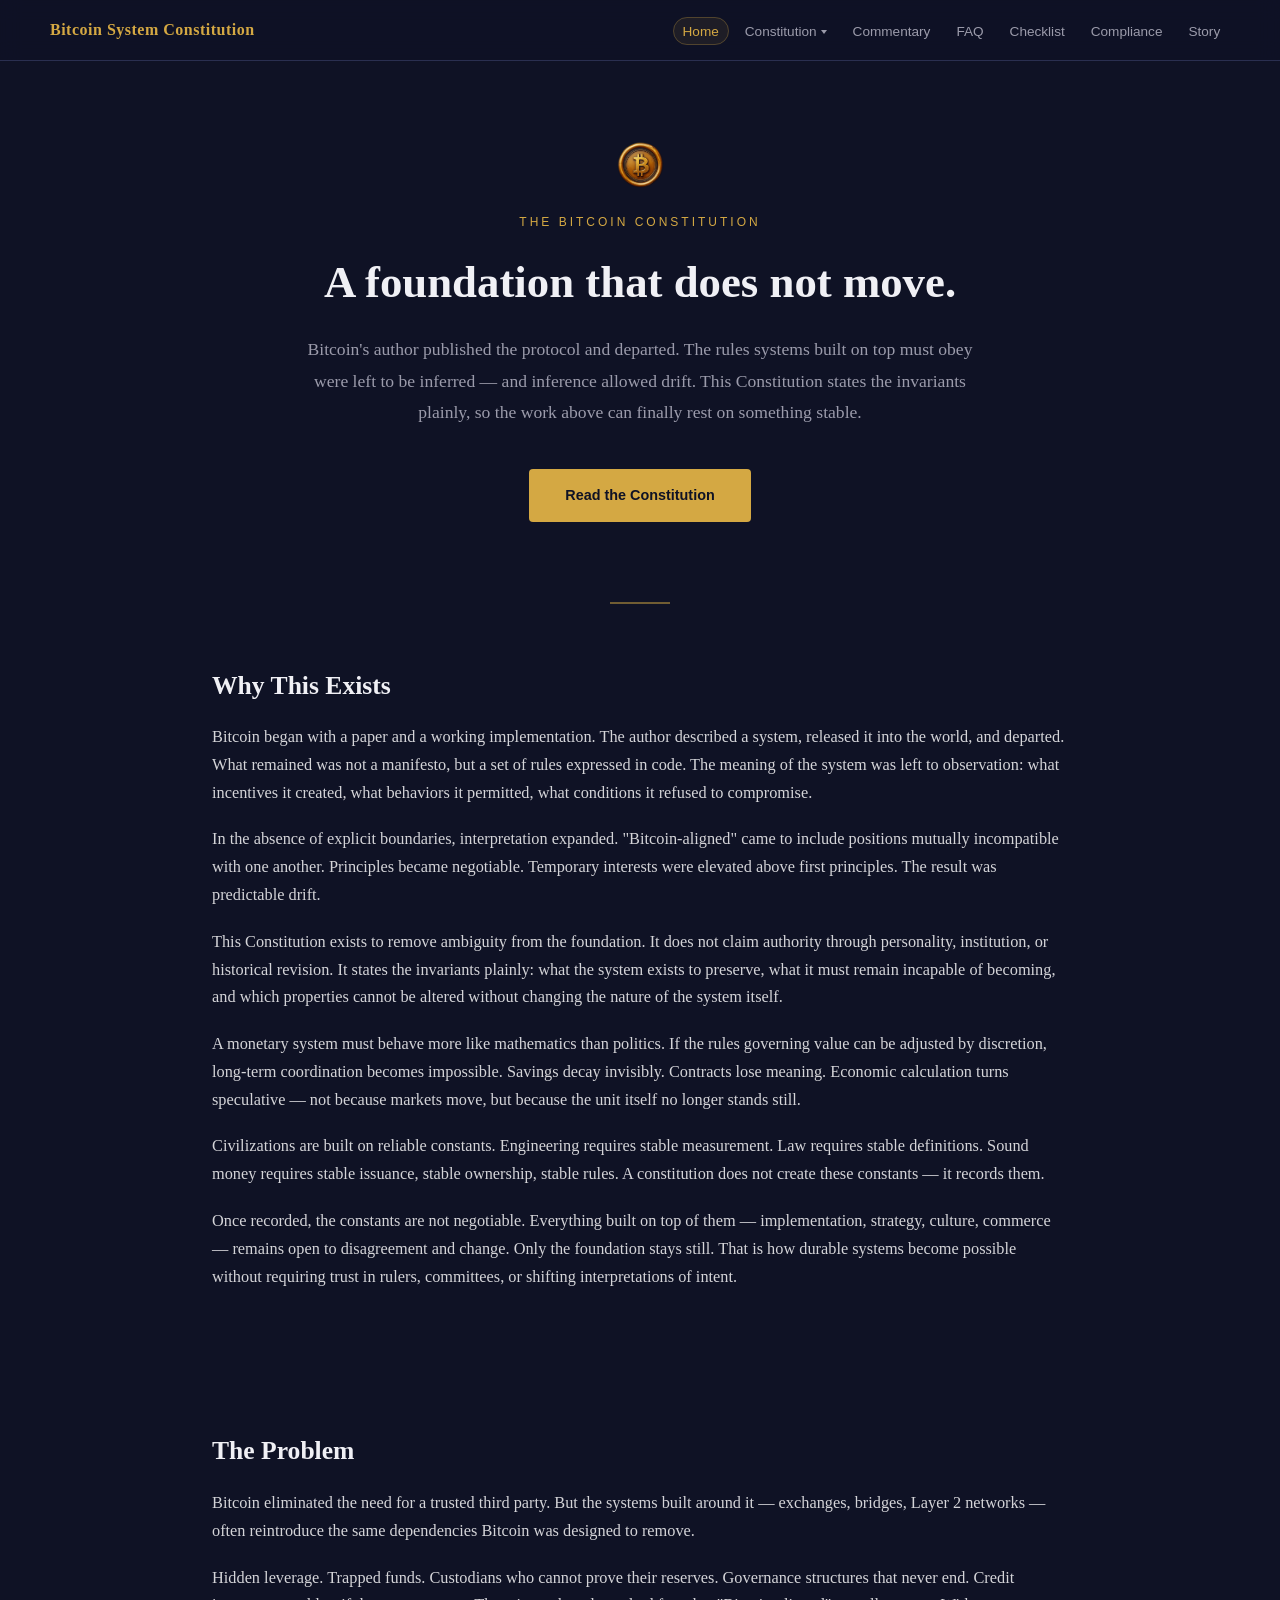
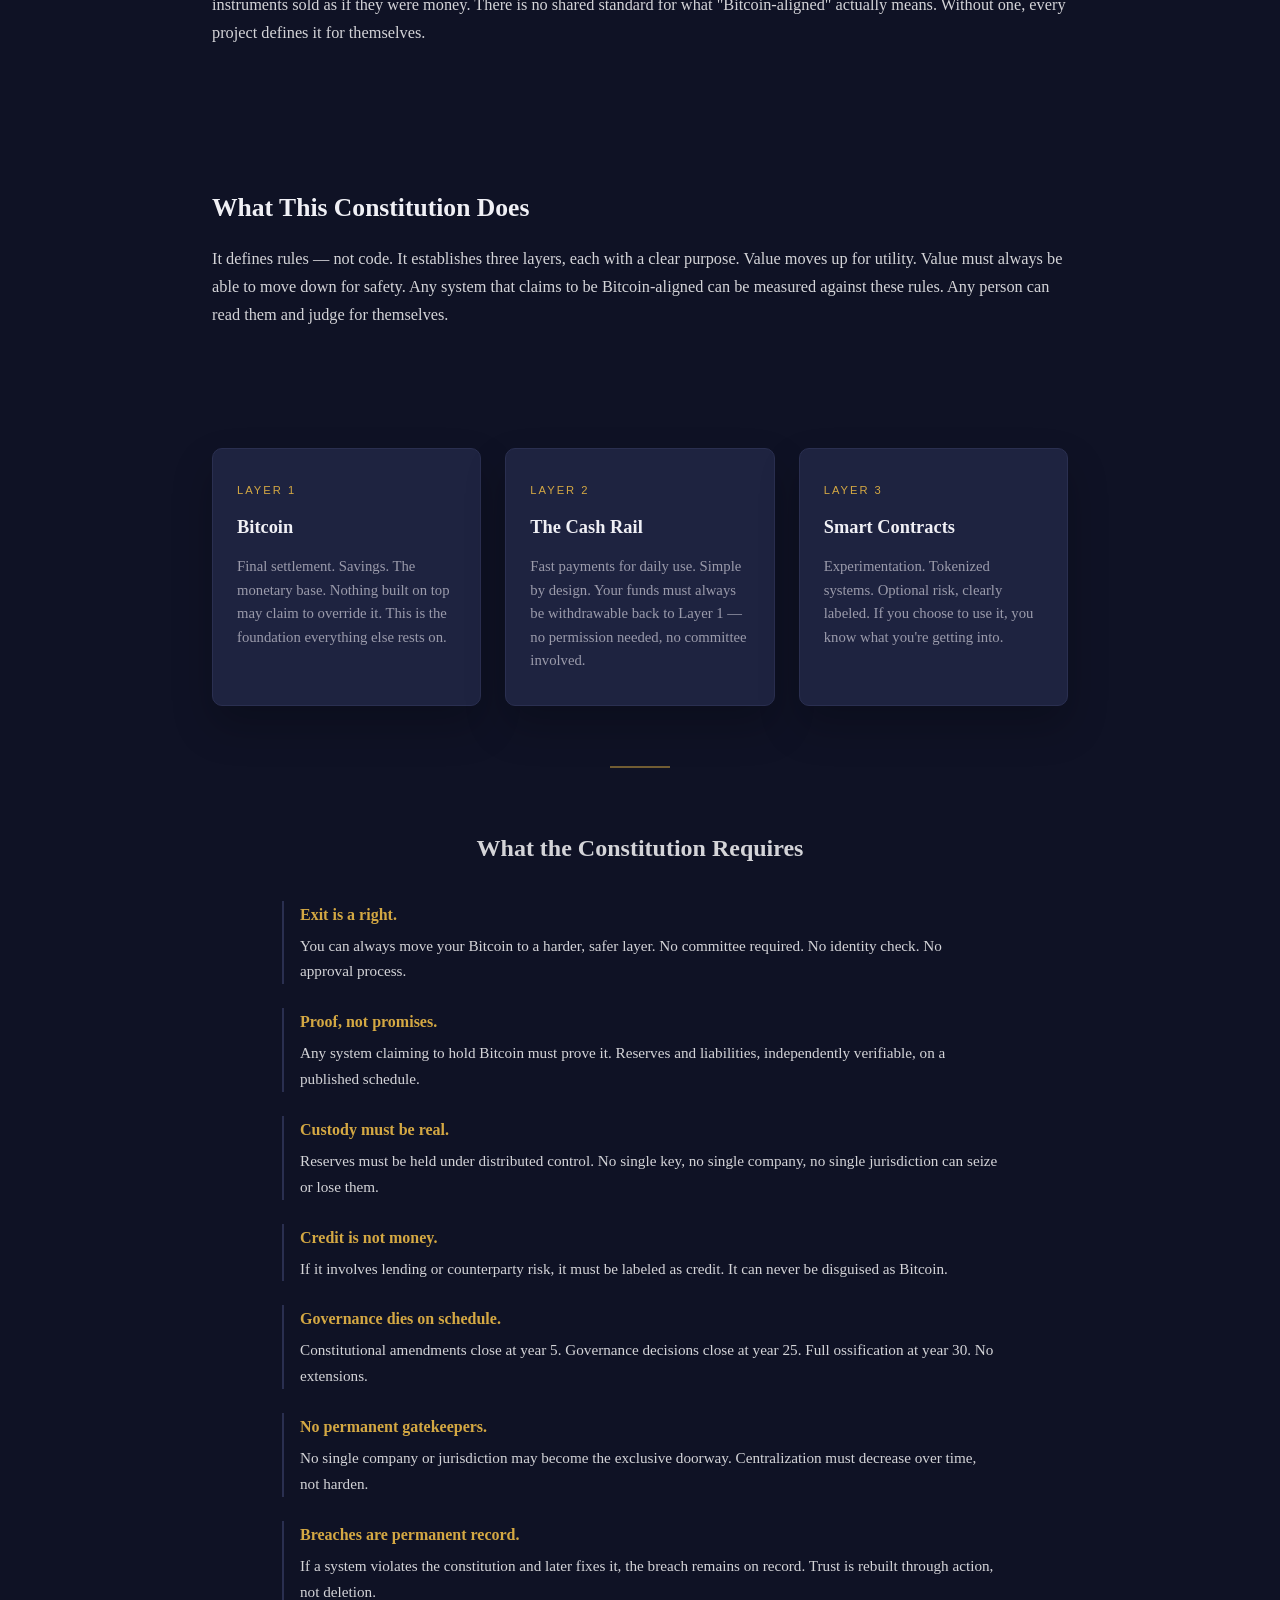
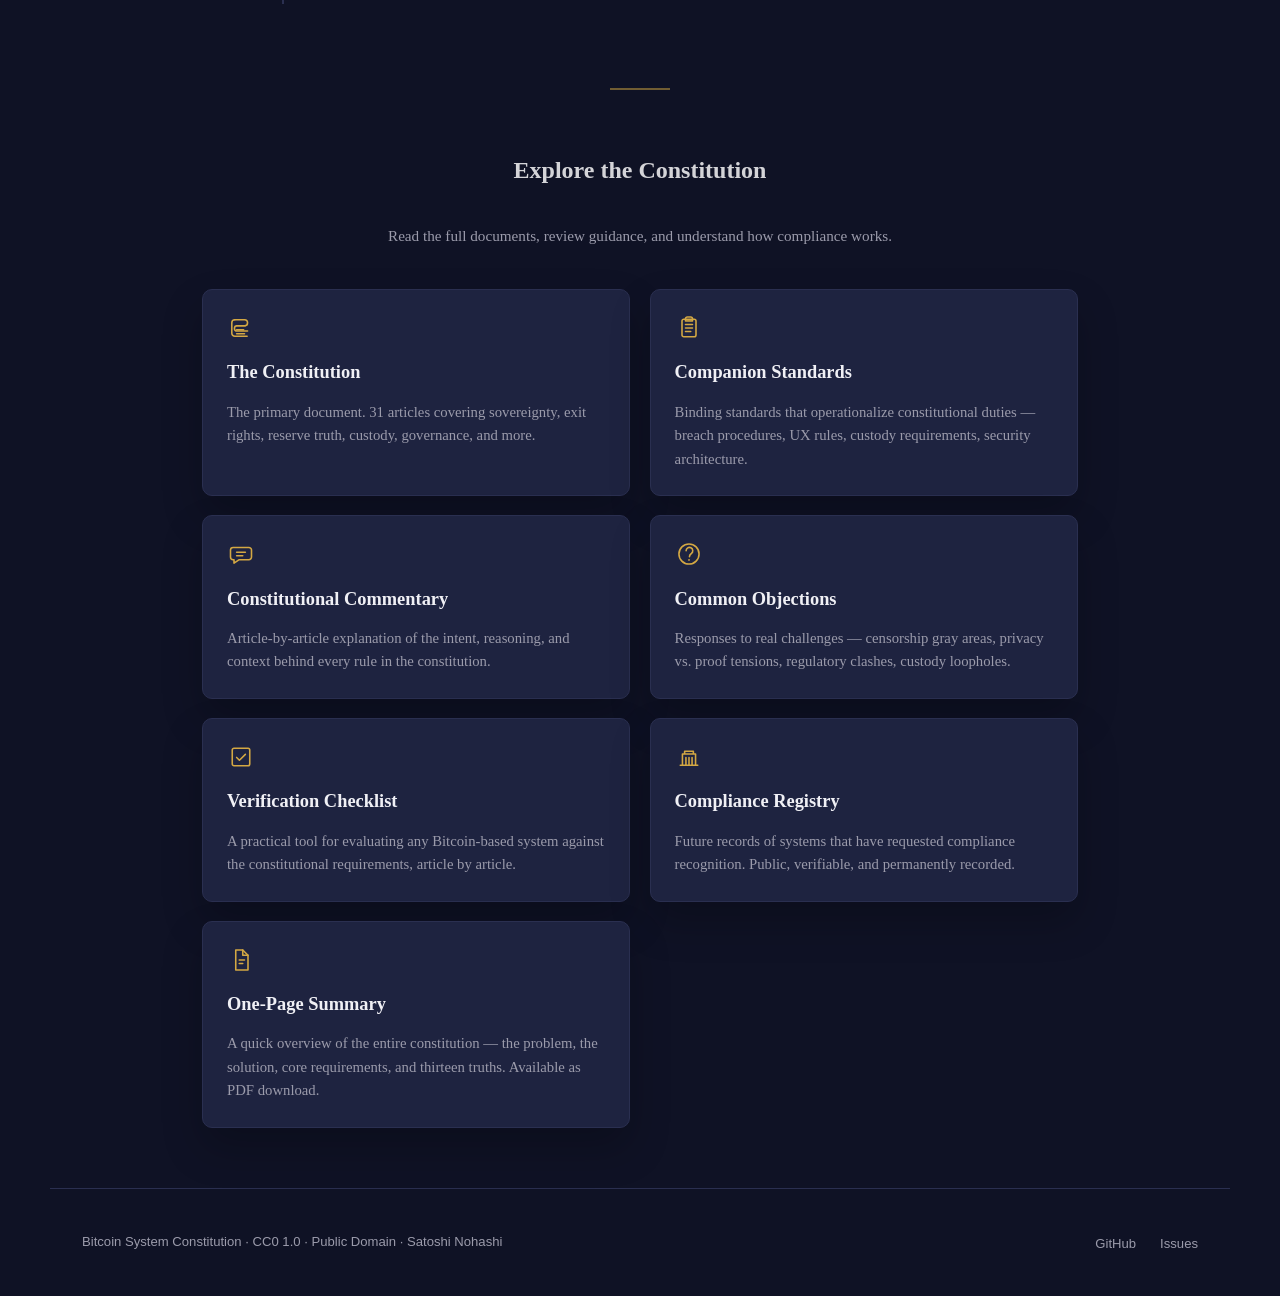
<file: index.html>
<!DOCTYPE html>
<html lang="en">
<head>
  <meta charset="UTF-8">
  <meta name="viewport" content="width=device-width, initial-scale=1.0">
  <title>Bitcoin System Constitution | The Bitcoin Constitution</title>
  <meta name="description" content="The Bitcoin Constitution — a constitutional standard defining the rules for Bitcoin-based systems. Covering sovereignty, exit rights, reserve truth, custody, governance limits, and user freedom. Also known as the Bitcoin System Constitution.">
  <meta name="keywords" content="Bitcoin Constitution, Bitcoin System Constitution, Bitcoin rules, Bitcoin governance, Bitcoin exit rights, Bitcoin reserve proof, Bitcoin custody, Bitcoin standard">
  <meta property="og:title" content="Bitcoin System Constitution | The Bitcoin Constitution">
  <meta property="og:description" content="The Bitcoin System Constitution defines the rules for Bitcoin-based systems — covering sovereignty, exit rights, reserve truth, custody, governance limits, and user freedom.">
  <meta property="og:type" content="website">
  <meta property="og:url" content="https://thebitcoinconstitution.com/">
  <meta property="og:image" content="https://thebitcoinconstitution.com/seal-128.png">
  <meta property="og:site_name" content="Bitcoin System Constitution">
  <meta name="twitter:card" content="summary">
  <meta name="twitter:title" content="Bitcoin System Constitution | The Bitcoin Constitution">
  <meta name="twitter:description" content="The rules Bitcoin-based systems must follow. A constitutional standard — publicly accessible, independently verifiable.">
  <meta name="twitter:image" content="https://thebitcoinconstitution.com/seal-128.png">
  <link rel="canonical" href="https://thebitcoinconstitution.com/">
  <link rel="icon" href="favicon.ico">
  <link rel="icon" type="image/png" sizes="128x128" href="seal-128.png">
  <link rel="stylesheet" href="styles.css">
</head>
<body>
  <nav>
    <div class="nav-inner">
      <a href="index.html" class="nav-brand">Bitcoin System Constitution</a>
      <button class="nav-toggle" type="button" aria-label="Toggle navigation" onclick="document.querySelector('.nav-links').classList.toggle('open')">☰</button>
      <ul class="nav-links">
        <li><a href="index.html" class="active">Home</a></li>
        <li class="nav-dropdown"><a href="constitution.html" class="nav-dropdown-trigger">Constitution</a><ul class="nav-submenu"><li><a href="one-pager.html">One-Page Summary</a></li><li><a href="companions.html">Companion Standards</a></li><li><a href="https://github.com/SatNohashi/Bitcoin-System-Constitution" target="_blank" rel="noopener">GitHub</a></li></ul></li>
        <li><a href="commentary.html">Commentary</a></li>
        <li><a href="faq.html">FAQ</a></li>
        <li><a href="checklist.html">Checklist</a></li>
        <li><a href="compliance.html">Compliance</a></li><li><a href="story.html">Story</a></li>
      </ul>
    </div>
  </nav>

  <section class="hero">
    <img src="seal-full.png" alt="Bitcoin System Constitution seal" class="hero-seal">
    <div class="hero-label">The Bitcoin Constitution</div>
    <h1>A foundation that does not move.</h1>
    <p class="hero-sub">
      Bitcoin's author published the protocol and departed. The rules systems built on top must obey were left to be inferred — and inference allowed drift. This Constitution states the invariants plainly, so the work above can finally rest on something stable.
    </p>
    <a href="constitution.html" class="hero-cta">Read the Constitution</a>
  </section>

  <div class="divider"></div>

  <section class="section narrow">
    <h2>Why This Exists</h2>
    <p>
      Bitcoin began with a paper and a working implementation. The author described a system, released it into the world, and departed. What remained was not a manifesto, but a set of rules expressed in code. The meaning of the system was left to observation: what incentives it created, what behaviors it permitted, what conditions it refused to compromise.
    </p>
    <p>
      In the absence of explicit boundaries, interpretation expanded. "Bitcoin-aligned" came to include positions mutually incompatible with one another. Principles became negotiable. Temporary interests were elevated above first principles. The result was predictable drift.
    </p>
    <p>
      This Constitution exists to remove ambiguity from the foundation. It does not claim authority through personality, institution, or historical revision. It states the invariants plainly: what the system exists to preserve, what it must remain incapable of becoming, and which properties cannot be altered without changing the nature of the system itself.
    </p>
    <p>
      A monetary system must behave more like mathematics than politics. If the rules governing value can be adjusted by discretion, long-term coordination becomes impossible. Savings decay invisibly. Contracts lose meaning. Economic calculation turns speculative — not because markets move, but because the unit itself no longer stands still.
    </p>
    <p>
      Civilizations are built on reliable constants. Engineering requires stable measurement. Law requires stable definitions. Sound money requires stable issuance, stable ownership, stable rules. A constitution does not create these constants — it records them.
    </p>
    <p>
      Once recorded, the constants are not negotiable. Everything built on top of them — implementation, strategy, culture, commerce — remains open to disagreement and change. Only the foundation stays still. That is how durable systems become possible without requiring trust in rulers, committees, or shifting interpretations of intent.
    </p>
  </section>

  <section class="section narrow">
    <h2>The Problem</h2>
    <p>
      Bitcoin eliminated the need for a trusted third party. But the systems built around it — exchanges, bridges, Layer 2 networks — often reintroduce the same dependencies Bitcoin was designed to remove.
    </p>
    <p>
      Hidden leverage. Trapped funds. Custodians who cannot prove their reserves. Governance structures that never end. Credit instruments sold as if they were money. There is no shared standard for what "Bitcoin-aligned" actually means. Without one, every project defines it for themselves.
    </p>
  </section>

  <section class="section narrow">
    <h2>What This Constitution Does</h2>
    <p>
      It defines rules — not code. It establishes three layers, each with a clear purpose. Value moves up for utility. Value must always be able to move down for safety. Any system that claims to be Bitcoin-aligned can be measured against these rules. Any person can read them and judge for themselves.
    </p>
  </section>

  <div class="layers">
    <div class="layer-card">
      <div class="layer-num">Layer 1</div>
      <h3>Bitcoin</h3>
      <p>Final settlement. Savings. The monetary base. Nothing built on top may claim to override it. This is the foundation everything else rests on.</p>
    </div>
    <div class="layer-card">
      <div class="layer-num">Layer 2</div>
      <h3>The Cash Rail</h3>
      <p>Fast payments for daily use. Simple by design. Your funds must always be withdrawable back to Layer 1 — no permission needed, no committee involved.</p>
    </div>
    <div class="layer-card">
      <div class="layer-num">Layer 3</div>
      <h3>Smart Contracts</h3>
      <p>Experimentation. Tokenized systems. Optional risk, clearly labeled. If you choose to use it, you know what you're getting into.</p>
    </div>
  </div>

  <div class="divider"></div>

  <section class="principles">
    <h2>What the Constitution Requires</h2>

    <div class="principle">
      <strong>Exit is a right.</strong>
      <p>You can always move your Bitcoin to a harder, safer layer. No committee required. No identity check. No approval process.</p>
    </div>

    <div class="principle">
      <strong>Proof, not promises.</strong>
      <p>Any system claiming to hold Bitcoin must prove it. Reserves and liabilities, independently verifiable, on a published schedule.</p>
    </div>

    <div class="principle">
      <strong>Custody must be real.</strong>
      <p>Reserves must be held under distributed control. No single key, no single company, no single jurisdiction can seize or lose them.</p>
    </div>

    <div class="principle">
      <strong>Credit is not money.</strong>
      <p>If it involves lending or counterparty risk, it must be labeled as credit. It can never be disguised as Bitcoin.</p>
    </div>

    <div class="principle">
      <strong>Governance dies on schedule.</strong>
      <p>Constitutional amendments close at year 5. Governance decisions close at year 25. Full ossification at year 30. No extensions.</p>
    </div>

    <div class="principle">
      <strong>No permanent gatekeepers.</strong>
      <p>No single company or jurisdiction may become the exclusive doorway. Centralization must decrease over time, not harden.</p>
    </div>

    <div class="principle">
      <strong>Breaches are permanent record.</strong>
      <p>If a system violates the constitution and later fixes it, the breach remains on record. Trust is rebuilt through action, not deletion.</p>
    </div>
  </section>

  <div class="divider"></div>

  <section class="explore">
    <h2>Explore the Constitution</h2>
    <p class="subtitle">Read the full documents, review guidance, and understand how compliance works.</p>
    <div class="explore-grid">
      <a href="constitution.html" class="explore-card">
        <div class="card-icon" aria-hidden="true">
          <svg viewBox="0 0 32 32"><path d="M9 6.5h11a3.5 3.5 0 0 1 0 7H11.5a3 3 0 0 0 0 6H23.5" fill="none" stroke="var(--gold)" stroke-width="1.8" stroke-linecap="round" stroke-linejoin="round"/><path d="M9 6.5A3.5 3.5 0 0 0 5.5 10v12A3.5 3.5 0 0 0 9 25.5h14" fill="none" stroke="var(--gold)" stroke-width="1.8" stroke-linecap="round" stroke-linejoin="round"/><path d="M11 13.5h10M11 18h8M11 22.5h9" fill="none" stroke="var(--gold)" stroke-width="1.8" stroke-linecap="round" stroke-linejoin="round"/></svg>
        </div>
        <h3>The Constitution</h3>
        <p>The primary document. 31 articles covering sovereignty, exit rights, reserve truth, custody, governance, and more.</p>
      </a>
      <a href="companions.html" class="explore-card">
        <div class="card-icon" aria-hidden="true">
          <svg viewBox="0 0 32 32"><rect x="8" y="6" width="16" height="20" rx="2" fill="none" stroke="var(--gold)" stroke-width="1.8" stroke-linecap="round" stroke-linejoin="round"/><path d="M12 6.5h8M12 12h8M12 16h8M12 20h6" fill="none" stroke="var(--gold)" stroke-width="1.8" stroke-linecap="round" stroke-linejoin="round"/><path d="M14 3.5h4a2 2 0 0 1 2 2V8H12V5.5a2 2 0 0 1 2-2Z" fill="none" stroke="var(--gold)" stroke-width="1.8" stroke-linecap="round" stroke-linejoin="round"/></svg>
        </div>
        <h3>Companion Standards</h3>
        <p>Binding standards that operationalize constitutional duties — breach procedures, UX rules, custody requirements, security architecture.</p>
      </a>
      <a href="commentary.html" class="explore-card">
        <div class="card-icon" aria-hidden="true">
          <svg viewBox="0 0 32 32"><path d="M7 8.5h18a3 3 0 0 1 3 3v8a3 3 0 0 1-3 3H14l-6 4v-4H7a3 3 0 0 1-3-3v-8a3 3 0 0 1 3-3Z" fill="none" stroke="var(--gold)" stroke-width="1.8" stroke-linecap="round" stroke-linejoin="round"/><path d="M11 14h10M11 18h7" fill="none" stroke="var(--gold)" stroke-width="1.8" stroke-linecap="round" stroke-linejoin="round"/></svg>
        </div>
        <h3>Constitutional Commentary</h3>
        <p>Article-by-article explanation of the intent, reasoning, and context behind every rule in the constitution.</p>
      </a>
      <a href="faq.html" class="explore-card">
        <div class="card-icon" aria-hidden="true">
          <svg viewBox="0 0 32 32"><circle cx="16" cy="16" r="11.5" fill="none" stroke="var(--gold)" stroke-width="1.8" stroke-linecap="round" stroke-linejoin="round"/><path d="M12.7 12.3a3.8 3.8 0 1 1 6 3.1c-1.5 1-2.2 1.8-2.2 3.6" fill="none" stroke="var(--gold)" stroke-width="1.8" stroke-linecap="round" stroke-linejoin="round"/><circle cx="16" cy="22.8" r="1" fill="var(--gold)" stroke="none"/></svg>
        </div>
        <h3>Common Objections</h3>
        <p>Responses to real challenges — censorship gray areas, privacy vs. proof tensions, regulatory clashes, custody loopholes.</p>
      </a>
      <a href="checklist.html" class="explore-card">
        <div class="card-icon" aria-hidden="true">
          <svg viewBox="0 0 32 32"><rect x="6" y="6" width="20" height="20" rx="2" fill="none" stroke="var(--gold)" stroke-width="1.8" stroke-linecap="round" stroke-linejoin="round"/><path d="M11 16.5l3.2 3.2L21 13" fill="none" stroke="var(--gold)" stroke-width="1.8" stroke-linecap="round" stroke-linejoin="round"/></svg>
        </div>
        <h3>Verification Checklist</h3>
        <p>A practical tool for evaluating any Bitcoin-based system against the constitutional requirements, article by article.</p>
      </a>
      <a href="compliance.html" class="explore-card">
        <div class="card-icon" aria-hidden="true">
          <svg viewBox="0 0 32 32"><path d="M6 25.5h20M8.5 25.5V12.5h15v13M11 12.5V9.5h10v3M12.5 25.5v-9M16 25.5v-9M19.5 25.5v-9" fill="none" stroke="var(--gold)" stroke-width="1.8" stroke-linecap="round" stroke-linejoin="round"/></svg>
        </div>
        <h3>Compliance Registry</h3>
        <p>Future records of systems that have requested compliance recognition. Public, verifiable, and permanently recorded.</p>
      </a>
      <a href="one-pager.html" class="explore-card">
        <div class="card-icon" aria-hidden="true">
          <svg viewBox="0 0 32 32"><path d="M10 4.5h8l6 6V27.5H10V4.5Z" fill="none" stroke="var(--gold)" stroke-width="1.8" stroke-linecap="round" stroke-linejoin="round"/><path d="M18 4.5v6h6M14 16h6M14 20h4" fill="none" stroke="var(--gold)" stroke-width="1.8" stroke-linecap="round" stroke-linejoin="round"/></svg>
        </div>
        <h3>One-Page Summary</h3>
        <p>A quick overview of the entire constitution — the problem, the solution, core requirements, and thirteen truths. Available as PDF download.</p>
      </a>
    </div>
  </section>

  <footer>
    <div class="footer-left">
      Bitcoin System Constitution · CC0 1.0 · Public Domain · Satoshi Nohashi
    </div>
    <ul class="footer-links">
      <li><a href="https://github.com/SatNohashi/Bitcoin-System-Constitution" target="_blank" rel="noopener">GitHub</a></li>
      <li><a href="https://github.com/SatNohashi/Bitcoin-System-Constitution/issues" target="_blank" rel="noopener">Issues</a></li>
    </ul>
  </footer>
</body>
</html>
</file>
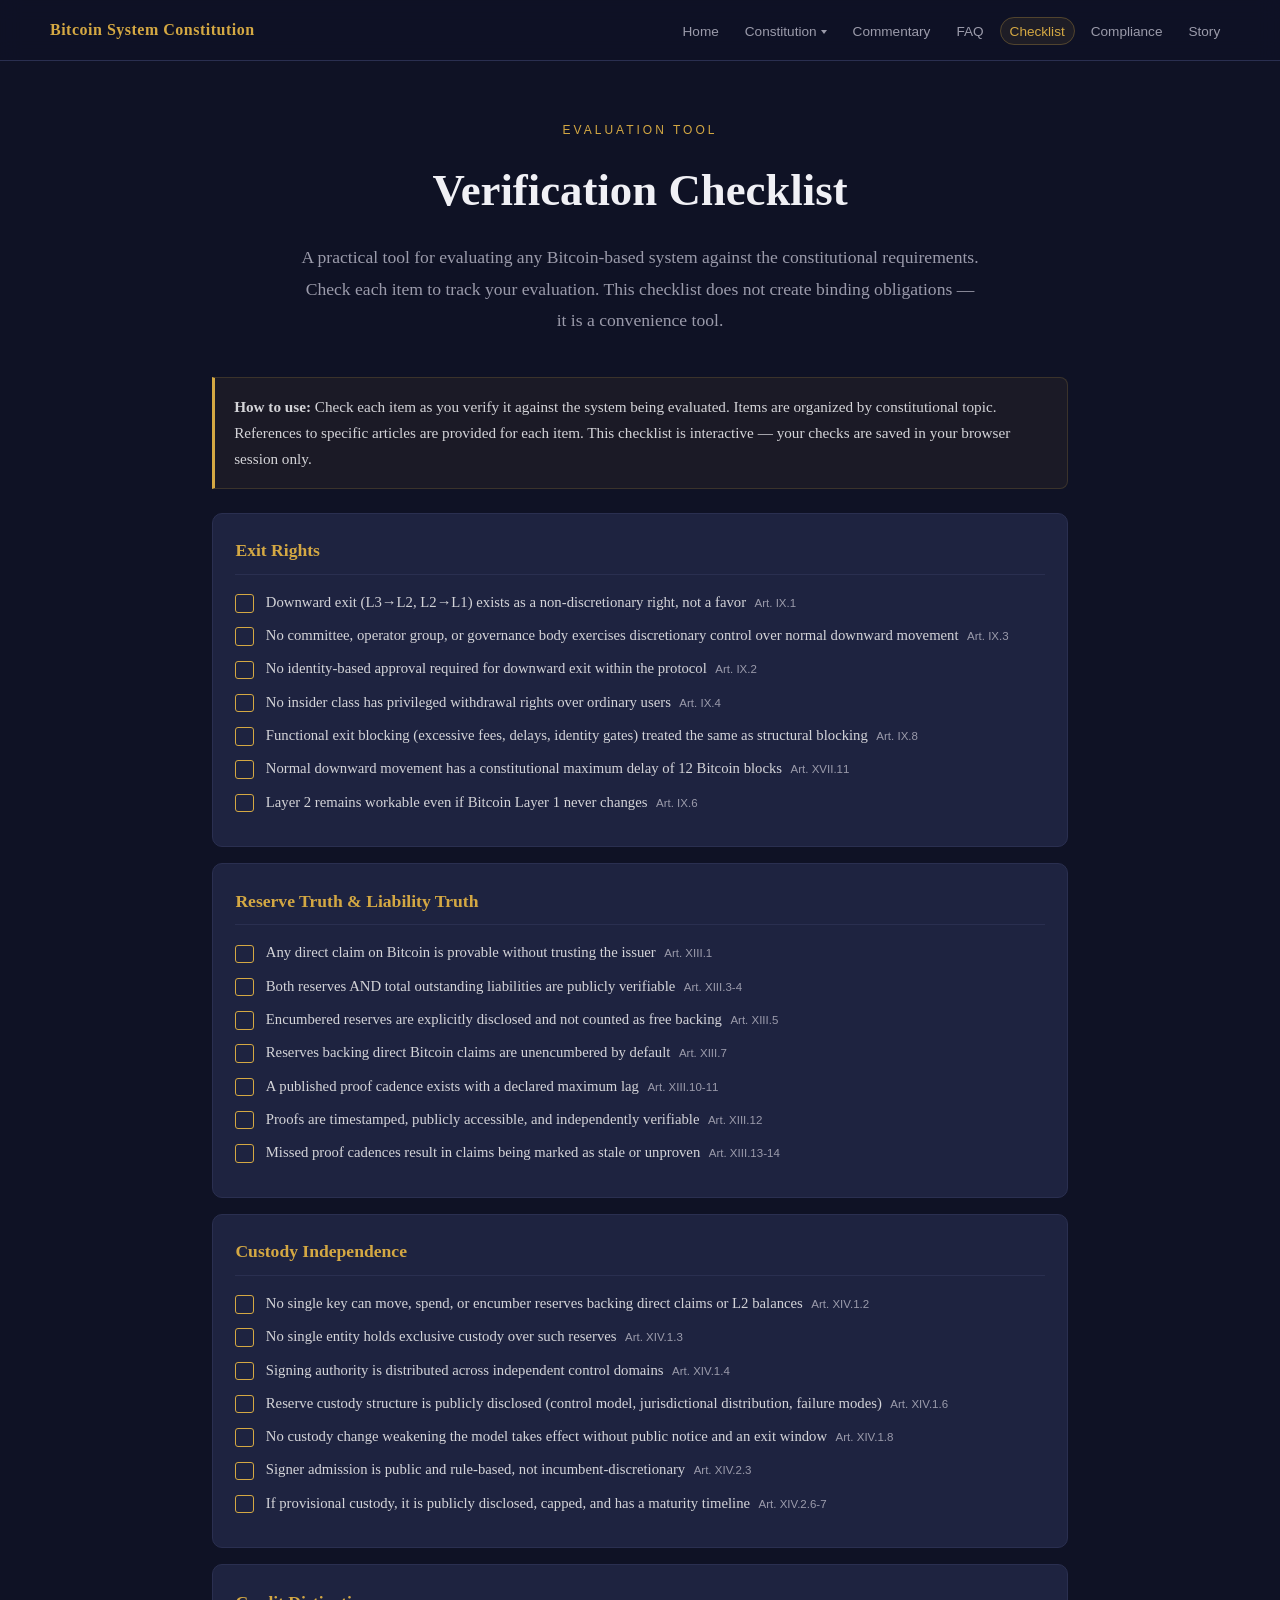
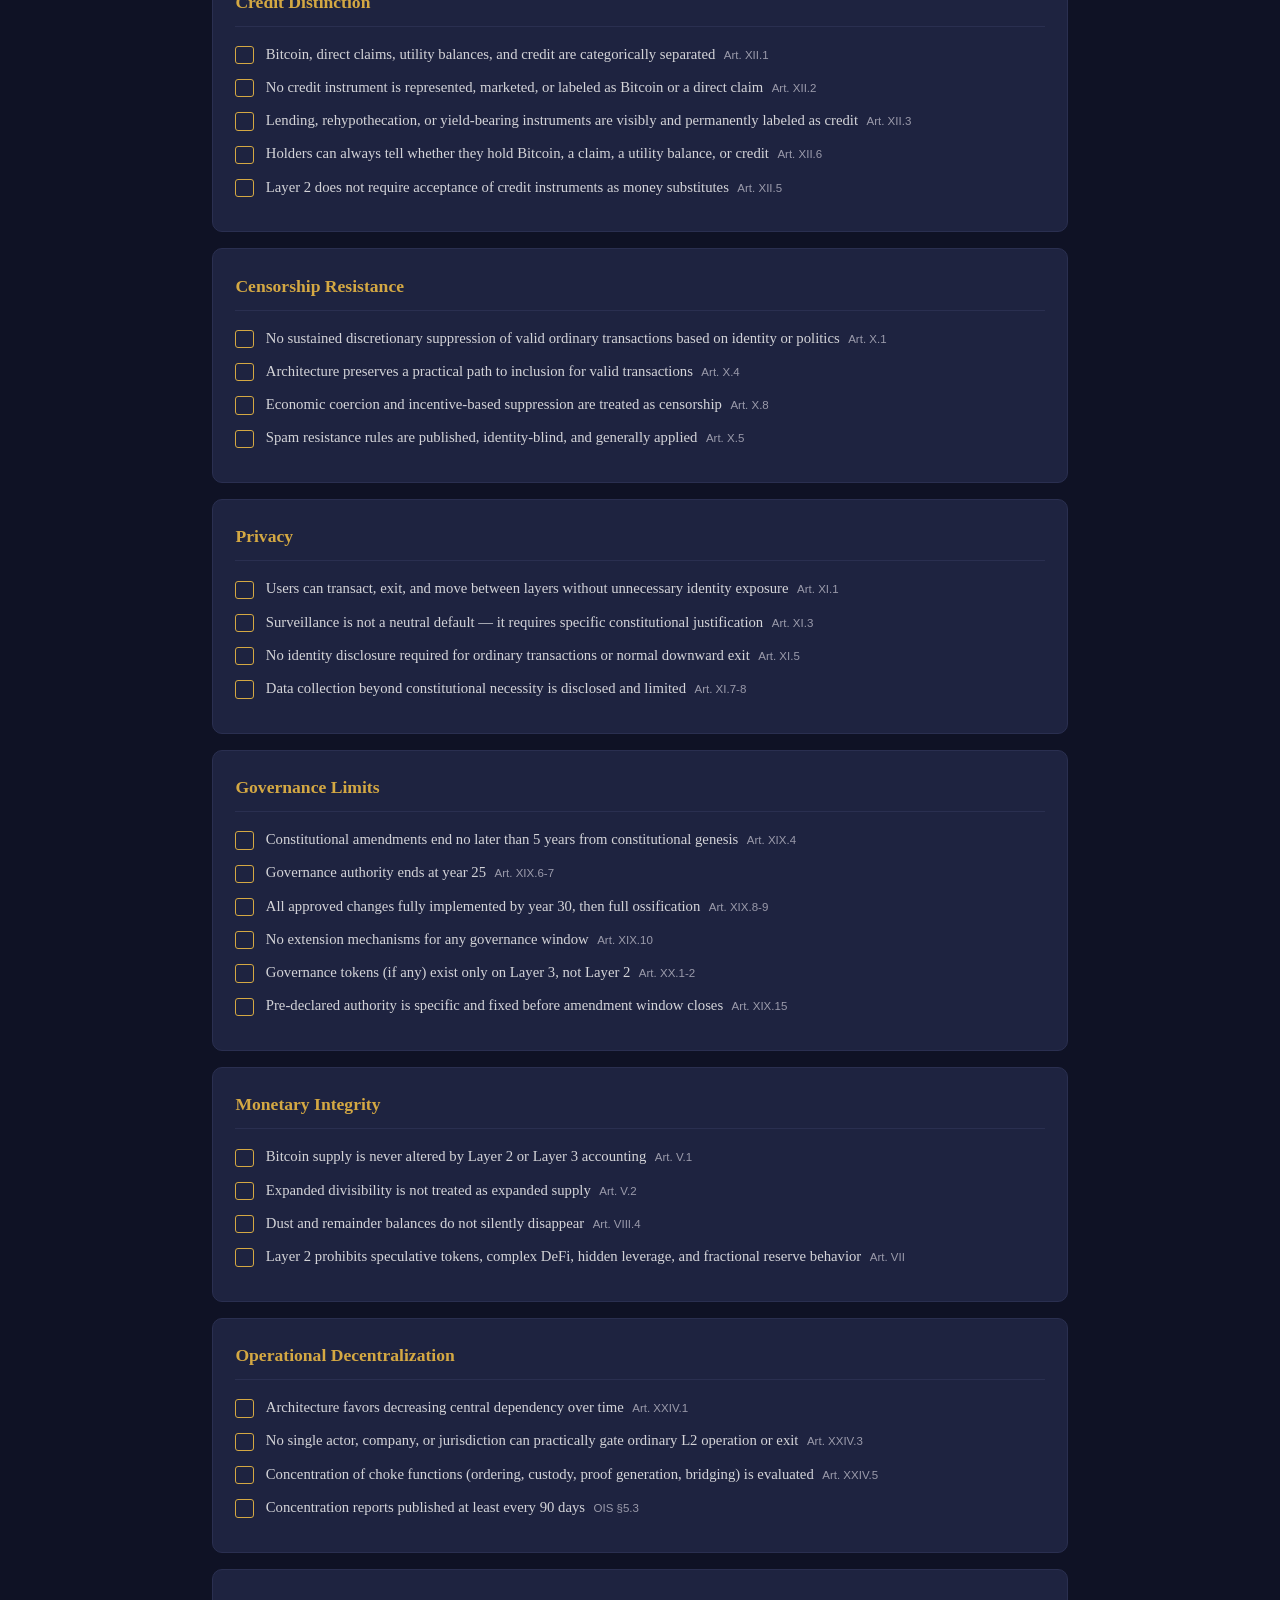
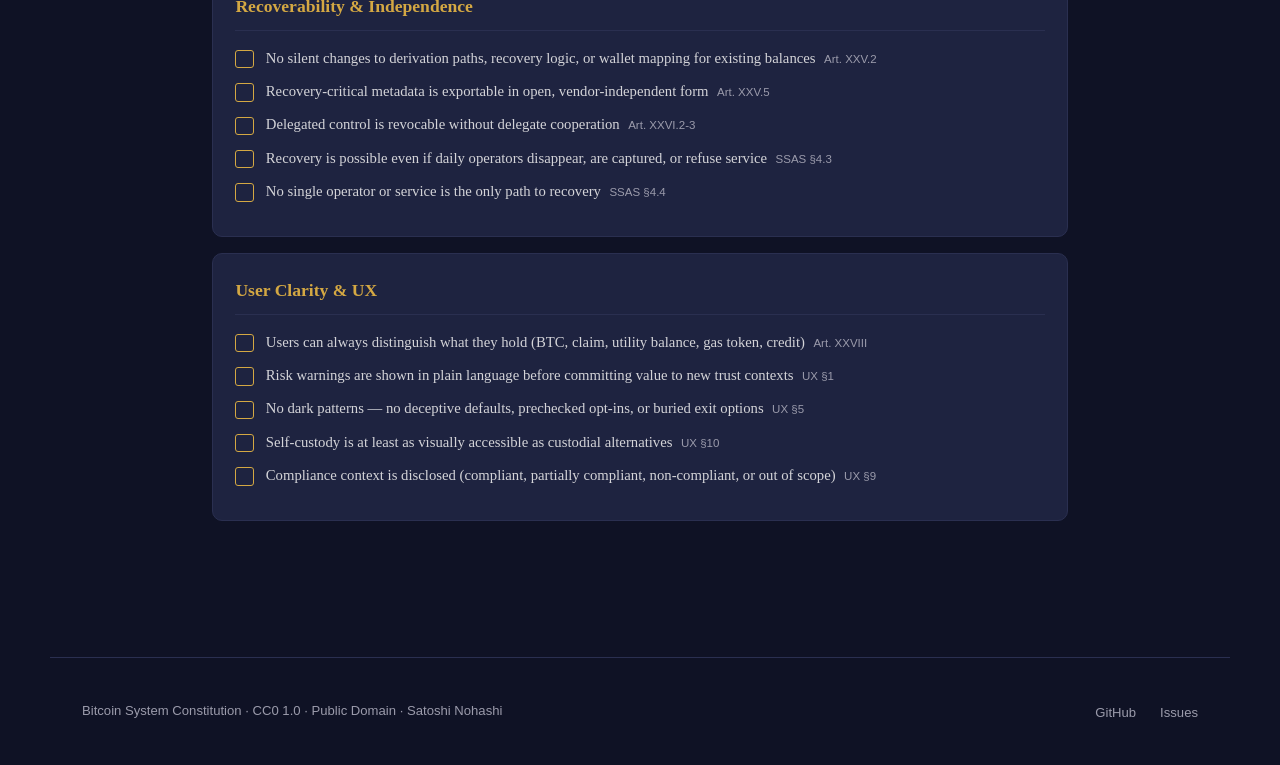
<file: checklist.html>
<!DOCTYPE html>
<html lang="en">
<head>
  <meta charset="UTF-8">
  <meta name="viewport" content="width=device-width, initial-scale=1.0">
  <title>Verification Checklist | Bitcoin System Constitution</title>
  <meta name="description" content="A practical checklist for evaluating any Bitcoin-based system against the Bitcoin System Constitution requirements, organized by article and topic.">
  <meta property="og:title" content="Verification Checklist | Bitcoin System Constitution">
  <meta property="og:description" content="A practical checklist for evaluating any Bitcoin-based system against the Bitcoin System Constitution requirements, organized by article and topic.">
  <meta property="og:type" content="article">
  <meta property="og:url" content="https://thebitcoinconstitution.com/checklist.html">
  <meta property="og:image" content="https://thebitcoinconstitution.com/seal-128.png">
  <meta property="og:site_name" content="Bitcoin System Constitution">
  <meta name="twitter:card" content="summary">
  <meta name="twitter:title" content="Verification Checklist | Bitcoin System Constitution">
  <meta name="twitter:description" content="Evaluate any Bitcoin-based system against the constitutional requirements — exit rights, reserve truth, custody, governance, and more.">
  <meta name="twitter:image" content="https://thebitcoinconstitution.com/seal-128.png">
  <link rel="canonical" href="https://thebitcoinconstitution.com/checklist.html">
  <link rel="icon" href="favicon.ico">
  <link rel="icon" type="image/png" sizes="128x128" href="seal-128.png">
  <link rel="stylesheet" href="styles.css">
</head>
<body class="content-page">
  <nav>
    <div class="nav-inner">
      <a href="index.html" class="nav-brand">Bitcoin System Constitution</a>
      <button class="nav-toggle" type="button" aria-label="Toggle navigation" onclick="document.querySelector('.nav-links').classList.toggle('open')">☰</button>
      <ul class="nav-links">
        <li><a href="index.html">Home</a></li><li class="nav-dropdown"><a href="constitution.html" class="nav-dropdown-trigger">Constitution</a><ul class="nav-submenu"><li><a href="one-pager.html">One-Page Summary</a></li><li><a href="companions.html">Companion Standards</a></li><li><a href="https://github.com/SatNohashi/Bitcoin-System-Constitution" target="_blank" rel="noopener">GitHub</a></li></ul></li><li><a href="commentary.html">Commentary</a></li><li><a href="faq.html">FAQ</a></li><li><a href="checklist.html" class="active">Checklist</a></li><li><a href="compliance.html">Compliance</a></li><li><a href="story.html">Story</a></li>
      </ul>
    </div>
  </nav>

  <main class="page-shell">
    <header class="page-hero narrow">
      <p class="eyebrow">Evaluation Tool</p>
      <h1>Verification Checklist</h1>
      <p class="page-intro">A practical tool for evaluating any Bitcoin-based system against the constitutional requirements. Check each item to track your evaluation. This checklist does not create binding obligations — it is a convenience tool.</p>
    </header>

    <section class="section narrow">
<div class="info-box">
      <p><strong>How to use:</strong> Check each item as you verify it against the system being evaluated. Items are organized by constitutional topic. References to specific articles are provided for each item. This checklist is interactive — your checks are saved in your browser session only.</p>
    </div>

    <!-- Exit Rights -->
    <div class="checklist-category">
      <h3>Exit Rights</h3>
      <div class="checklist-item">
        <input type="checkbox" id="c1">
        <label for="c1">Downward exit (L3→L2, L2→L1) exists as a non-discretionary right, not a favor <span class="checklist-ref">Art. IX.1</span></label>
      </div>
      <div class="checklist-item">
        <input type="checkbox" id="c2">
        <label for="c2">No committee, operator group, or governance body exercises discretionary control over normal downward movement <span class="checklist-ref">Art. IX.3</span></label>
      </div>
      <div class="checklist-item">
        <input type="checkbox" id="c3">
        <label for="c3">No identity-based approval required for downward exit within the protocol <span class="checklist-ref">Art. IX.2</span></label>
      </div>
      <div class="checklist-item">
        <input type="checkbox" id="c4">
        <label for="c4">No insider class has privileged withdrawal rights over ordinary users <span class="checklist-ref">Art. IX.4</span></label>
      </div>
      <div class="checklist-item">
        <input type="checkbox" id="c5">
        <label for="c5">Functional exit blocking (excessive fees, delays, identity gates) treated the same as structural blocking <span class="checklist-ref">Art. IX.8</span></label>
      </div>
      <div class="checklist-item">
        <input type="checkbox" id="c6">
        <label for="c6">Normal downward movement has a constitutional maximum delay of 12 Bitcoin blocks <span class="checklist-ref">Art. XVII.11</span></label>
      </div>
      <div class="checklist-item">
        <input type="checkbox" id="c7">
        <label for="c7">Layer 2 remains workable even if Bitcoin Layer 1 never changes <span class="checklist-ref">Art. IX.6</span></label>
      </div>
    </div>

    <!-- Reserve Truth -->
    <div class="checklist-category">
      <h3>Reserve Truth &amp; Liability Truth</h3>
      <div class="checklist-item">
        <input type="checkbox" id="c10">
        <label for="c10">Any direct claim on Bitcoin is provable without trusting the issuer <span class="checklist-ref">Art. XIII.1</span></label>
      </div>
      <div class="checklist-item">
        <input type="checkbox" id="c11">
        <label for="c11">Both reserves AND total outstanding liabilities are publicly verifiable <span class="checklist-ref">Art. XIII.3-4</span></label>
      </div>
      <div class="checklist-item">
        <input type="checkbox" id="c12">
        <label for="c12">Encumbered reserves are explicitly disclosed and not counted as free backing <span class="checklist-ref">Art. XIII.5</span></label>
      </div>
      <div class="checklist-item">
        <input type="checkbox" id="c13">
        <label for="c13">Reserves backing direct Bitcoin claims are unencumbered by default <span class="checklist-ref">Art. XIII.7</span></label>
      </div>
      <div class="checklist-item">
        <input type="checkbox" id="c14">
        <label for="c14">A published proof cadence exists with a declared maximum lag <span class="checklist-ref">Art. XIII.10-11</span></label>
      </div>
      <div class="checklist-item">
        <input type="checkbox" id="c15">
        <label for="c15">Proofs are timestamped, publicly accessible, and independently verifiable <span class="checklist-ref">Art. XIII.12</span></label>
      </div>
      <div class="checklist-item">
        <input type="checkbox" id="c16">
        <label for="c16">Missed proof cadences result in claims being marked as stale or unproven <span class="checklist-ref">Art. XIII.13-14</span></label>
      </div>
    </div>

    <!-- Custody -->
    <div class="checklist-category">
      <h3>Custody Independence</h3>
      <div class="checklist-item">
        <input type="checkbox" id="c20">
        <label for="c20">No single key can move, spend, or encumber reserves backing direct claims or L2 balances <span class="checklist-ref">Art. XIV.1.2</span></label>
      </div>
      <div class="checklist-item">
        <input type="checkbox" id="c21">
        <label for="c21">No single entity holds exclusive custody over such reserves <span class="checklist-ref">Art. XIV.1.3</span></label>
      </div>
      <div class="checklist-item">
        <input type="checkbox" id="c22">
        <label for="c22">Signing authority is distributed across independent control domains <span class="checklist-ref">Art. XIV.1.4</span></label>
      </div>
      <div class="checklist-item">
        <input type="checkbox" id="c23">
        <label for="c23">Reserve custody structure is publicly disclosed (control model, jurisdictional distribution, failure modes) <span class="checklist-ref">Art. XIV.1.6</span></label>
      </div>
      <div class="checklist-item">
        <input type="checkbox" id="c24">
        <label for="c24">No custody change weakening the model takes effect without public notice and an exit window <span class="checklist-ref">Art. XIV.1.8</span></label>
      </div>
      <div class="checklist-item">
        <input type="checkbox" id="c25">
        <label for="c25">Signer admission is public and rule-based, not incumbent-discretionary <span class="checklist-ref">Art. XIV.2.3</span></label>
      </div>
      <div class="checklist-item">
        <input type="checkbox" id="c26">
        <label for="c26">If provisional custody, it is publicly disclosed, capped, and has a maturity timeline <span class="checklist-ref">Art. XIV.2.6-7</span></label>
      </div>
    </div>

    <!-- Credit Distinction -->
    <div class="checklist-category">
      <h3>Credit Distinction</h3>
      <div class="checklist-item">
        <input type="checkbox" id="c30">
        <label for="c30">Bitcoin, direct claims, utility balances, and credit are categorically separated <span class="checklist-ref">Art. XII.1</span></label>
      </div>
      <div class="checklist-item">
        <input type="checkbox" id="c31">
        <label for="c31">No credit instrument is represented, marketed, or labeled as Bitcoin or a direct claim <span class="checklist-ref">Art. XII.2</span></label>
      </div>
      <div class="checklist-item">
        <input type="checkbox" id="c32">
        <label for="c32">Lending, rehypothecation, or yield-bearing instruments are visibly and permanently labeled as credit <span class="checklist-ref">Art. XII.3</span></label>
      </div>
      <div class="checklist-item">
        <input type="checkbox" id="c33">
        <label for="c33">Holders can always tell whether they hold Bitcoin, a claim, a utility balance, or credit <span class="checklist-ref">Art. XII.6</span></label>
      </div>
      <div class="checklist-item">
        <input type="checkbox" id="c34">
        <label for="c34">Layer 2 does not require acceptance of credit instruments as money substitutes <span class="checklist-ref">Art. XII.5</span></label>
      </div>
    </div>

    <!-- Censorship Resistance -->
    <div class="checklist-category">
      <h3>Censorship Resistance</h3>
      <div class="checklist-item">
        <input type="checkbox" id="c40">
        <label for="c40">No sustained discretionary suppression of valid ordinary transactions based on identity or politics <span class="checklist-ref">Art. X.1</span></label>
      </div>
      <div class="checklist-item">
        <input type="checkbox" id="c41">
        <label for="c41">Architecture preserves a practical path to inclusion for valid transactions <span class="checklist-ref">Art. X.4</span></label>
      </div>
      <div class="checklist-item">
        <input type="checkbox" id="c42">
        <label for="c42">Economic coercion and incentive-based suppression are treated as censorship <span class="checklist-ref">Art. X.8</span></label>
      </div>
      <div class="checklist-item">
        <input type="checkbox" id="c43">
        <label for="c43">Spam resistance rules are published, identity-blind, and generally applied <span class="checklist-ref">Art. X.5</span></label>
      </div>
    </div>

    <!-- Privacy -->
    <div class="checklist-category">
      <h3>Privacy</h3>
      <div class="checklist-item">
        <input type="checkbox" id="c50">
        <label for="c50">Users can transact, exit, and move between layers without unnecessary identity exposure <span class="checklist-ref">Art. XI.1</span></label>
      </div>
      <div class="checklist-item">
        <input type="checkbox" id="c51">
        <label for="c51">Surveillance is not a neutral default — it requires specific constitutional justification <span class="checklist-ref">Art. XI.3</span></label>
      </div>
      <div class="checklist-item">
        <input type="checkbox" id="c52">
        <label for="c52">No identity disclosure required for ordinary transactions or normal downward exit <span class="checklist-ref">Art. XI.5</span></label>
      </div>
      <div class="checklist-item">
        <input type="checkbox" id="c53">
        <label for="c53">Data collection beyond constitutional necessity is disclosed and limited <span class="checklist-ref">Art. XI.7-8</span></label>
      </div>
    </div>

    <!-- Governance Limits -->
    <div class="checklist-category">
      <h3>Governance Limits</h3>
      <div class="checklist-item">
        <input type="checkbox" id="c60">
        <label for="c60">Constitutional amendments end no later than 5 years from constitutional genesis <span class="checklist-ref">Art. XIX.4</span></label>
      </div>
      <div class="checklist-item">
        <input type="checkbox" id="c61">
        <label for="c61">Governance authority ends at year 25 <span class="checklist-ref">Art. XIX.6-7</span></label>
      </div>
      <div class="checklist-item">
        <input type="checkbox" id="c62">
        <label for="c62">All approved changes fully implemented by year 30, then full ossification <span class="checklist-ref">Art. XIX.8-9</span></label>
      </div>
      <div class="checklist-item">
        <input type="checkbox" id="c63">
        <label for="c63">No extension mechanisms for any governance window <span class="checklist-ref">Art. XIX.10</span></label>
      </div>
      <div class="checklist-item">
        <input type="checkbox" id="c64">
        <label for="c64">Governance tokens (if any) exist only on Layer 3, not Layer 2 <span class="checklist-ref">Art. XX.1-2</span></label>
      </div>
      <div class="checklist-item">
        <input type="checkbox" id="c65">
        <label for="c65">Pre-declared authority is specific and fixed before amendment window closes <span class="checklist-ref">Art. XIX.15</span></label>
      </div>
    </div>

    <!-- Monetary Integrity -->
    <div class="checklist-category">
      <h3>Monetary Integrity</h3>
      <div class="checklist-item">
        <input type="checkbox" id="c70">
        <label for="c70">Bitcoin supply is never altered by Layer 2 or Layer 3 accounting <span class="checklist-ref">Art. V.1</span></label>
      </div>
      <div class="checklist-item">
        <input type="checkbox" id="c71">
        <label for="c71">Expanded divisibility is not treated as expanded supply <span class="checklist-ref">Art. V.2</span></label>
      </div>
      <div class="checklist-item">
        <input type="checkbox" id="c72">
        <label for="c72">Dust and remainder balances do not silently disappear <span class="checklist-ref">Art. VIII.4</span></label>
      </div>
      <div class="checklist-item">
        <input type="checkbox" id="c73">
        <label for="c73">Layer 2 prohibits speculative tokens, complex DeFi, hidden leverage, and fractional reserve behavior <span class="checklist-ref">Art. VII</span></label>
      </div>
    </div>

    <!-- Decentralization -->
    <div class="checklist-category">
      <h3>Operational Decentralization</h3>
      <div class="checklist-item">
        <input type="checkbox" id="c80">
        <label for="c80">Architecture favors decreasing central dependency over time <span class="checklist-ref">Art. XXIV.1</span></label>
      </div>
      <div class="checklist-item">
        <input type="checkbox" id="c81">
        <label for="c81">No single actor, company, or jurisdiction can practically gate ordinary L2 operation or exit <span class="checklist-ref">Art. XXIV.3</span></label>
      </div>
      <div class="checklist-item">
        <input type="checkbox" id="c82">
        <label for="c82">Concentration of choke functions (ordering, custody, proof generation, bridging) is evaluated <span class="checklist-ref">Art. XXIV.5</span></label>
      </div>
      <div class="checklist-item">
        <input type="checkbox" id="c83">
        <label for="c83">Concentration reports published at least every 90 days <span class="checklist-ref">OIS §5.3</span></label>
      </div>
    </div>

    <!-- Recoverability -->
    <div class="checklist-category">
      <h3>Recoverability &amp; Independence</h3>
      <div class="checklist-item">
        <input type="checkbox" id="c90">
        <label for="c90">No silent changes to derivation paths, recovery logic, or wallet mapping for existing balances <span class="checklist-ref">Art. XXV.2</span></label>
      </div>
      <div class="checklist-item">
        <input type="checkbox" id="c91">
        <label for="c91">Recovery-critical metadata is exportable in open, vendor-independent form <span class="checklist-ref">Art. XXV.5</span></label>
      </div>
      <div class="checklist-item">
        <input type="checkbox" id="c92">
        <label for="c92">Delegated control is revocable without delegate cooperation <span class="checklist-ref">Art. XXVI.2-3</span></label>
      </div>
      <div class="checklist-item">
        <input type="checkbox" id="c93">
        <label for="c93">Recovery is possible even if daily operators disappear, are captured, or refuse service <span class="checklist-ref">SSAS §4.3</span></label>
      </div>
      <div class="checklist-item">
        <input type="checkbox" id="c94">
        <label for="c94">No single operator or service is the only path to recovery <span class="checklist-ref">SSAS §4.4</span></label>
      </div>
    </div>

    <!-- User Clarity -->
    <div class="checklist-category">
      <h3>User Clarity &amp; UX</h3>
      <div class="checklist-item">
        <input type="checkbox" id="c100">
        <label for="c100">Users can always distinguish what they hold (BTC, claim, utility balance, gas token, credit) <span class="checklist-ref">Art. XXVIII</span></label>
      </div>
      <div class="checklist-item">
        <input type="checkbox" id="c101">
        <label for="c101">Risk warnings are shown in plain language before committing value to new trust contexts <span class="checklist-ref">UX §1</span></label>
      </div>
      <div class="checklist-item">
        <input type="checkbox" id="c102">
        <label for="c102">No dark patterns — no deceptive defaults, prechecked opt-ins, or buried exit options <span class="checklist-ref">UX §5</span></label>
      </div>
      <div class="checklist-item">
        <input type="checkbox" id="c103">
        <label for="c103">Self-custody is at least as visually accessible as custodial alternatives <span class="checklist-ref">UX §10</span></label>
      </div>
      <div class="checklist-item">
        <input type="checkbox" id="c104">
        <label for="c104">Compliance context is disclosed (compliant, partially compliant, non-compliant, or out of scope) <span class="checklist-ref">UX §9</span></label>
      </div>
    </div>


    </section>
  </main>

  <footer>
    <div class="footer-left">Bitcoin System Constitution · CC0 1.0 · Public Domain · Satoshi Nohashi</div>
    <ul class="footer-links">
      <li><a href="https://github.com/SatNohashi/Bitcoin-System-Constitution" target="_blank" rel="noopener">GitHub</a></li>
      <li><a href="https://github.com/SatNohashi/Bitcoin-System-Constitution/issues" target="_blank" rel="noopener">Issues</a></li>
    </ul>
  </footer>
</body>
</html>
</file>
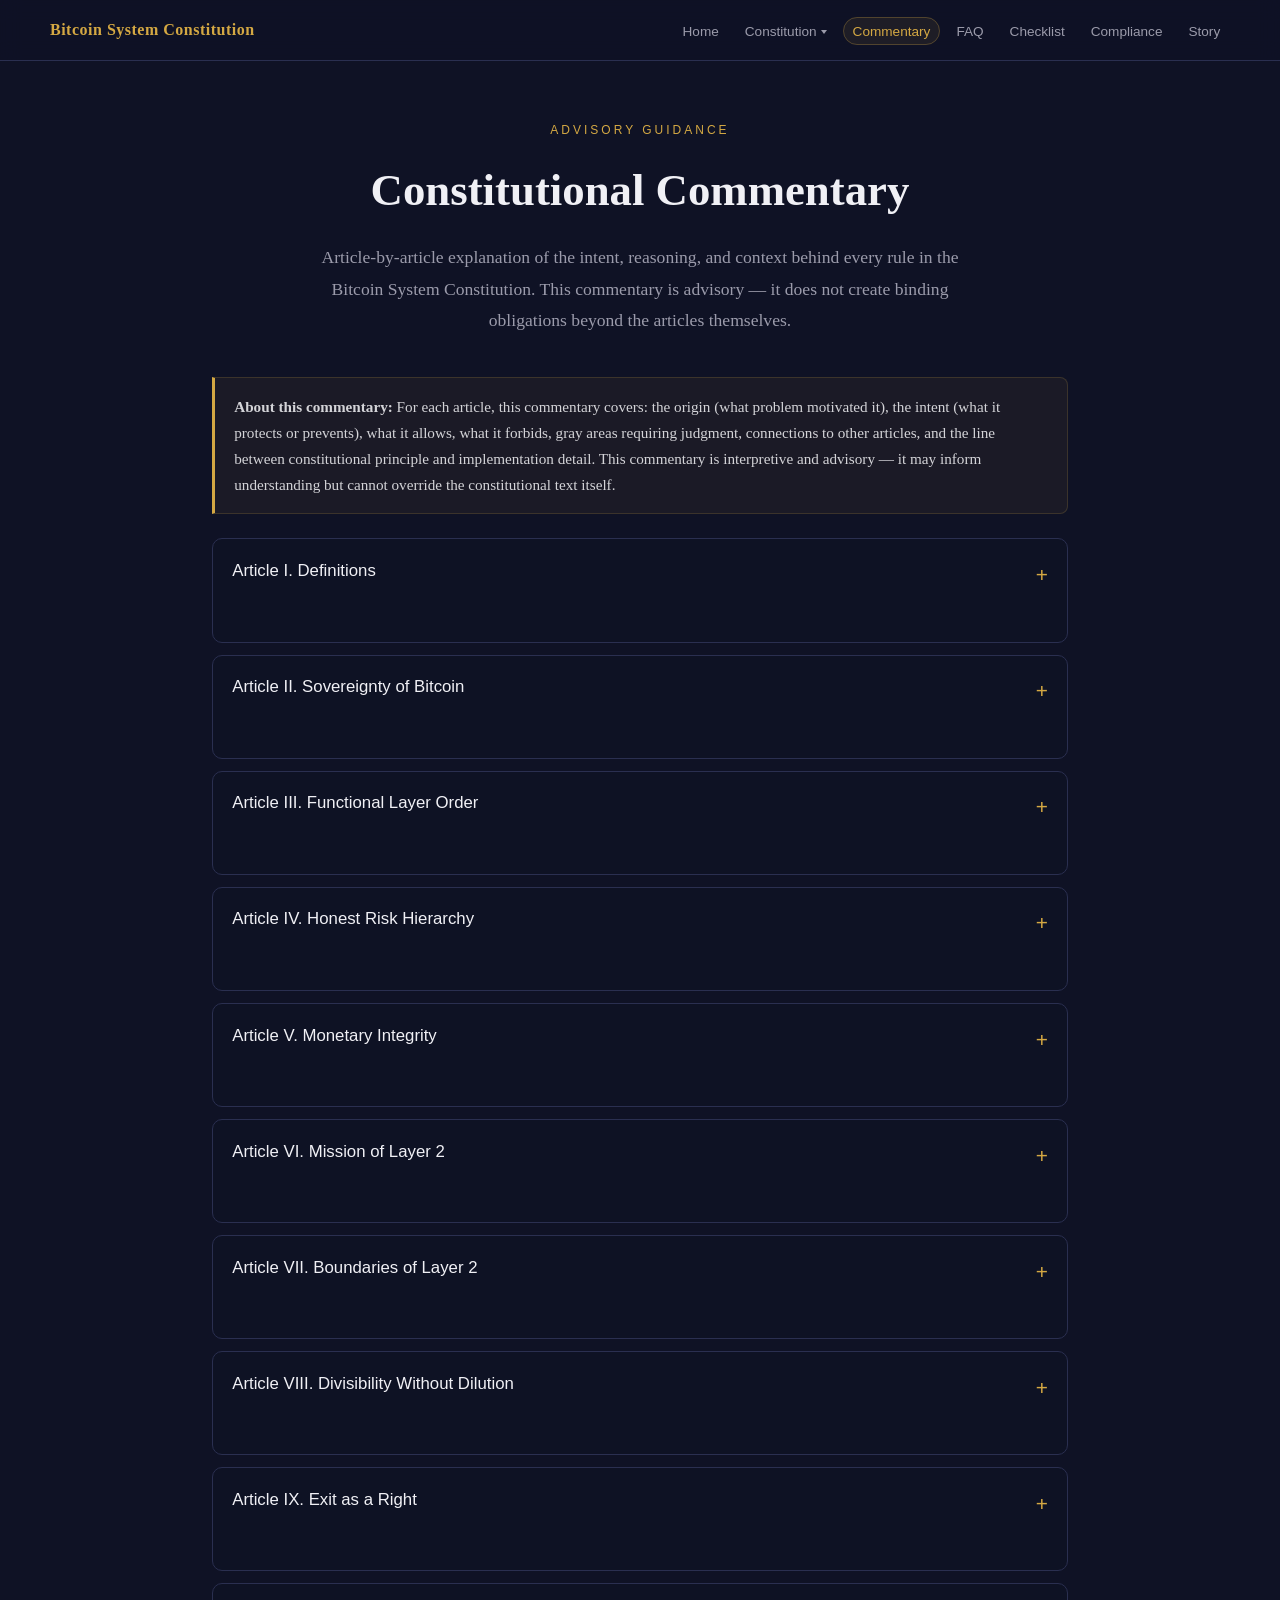
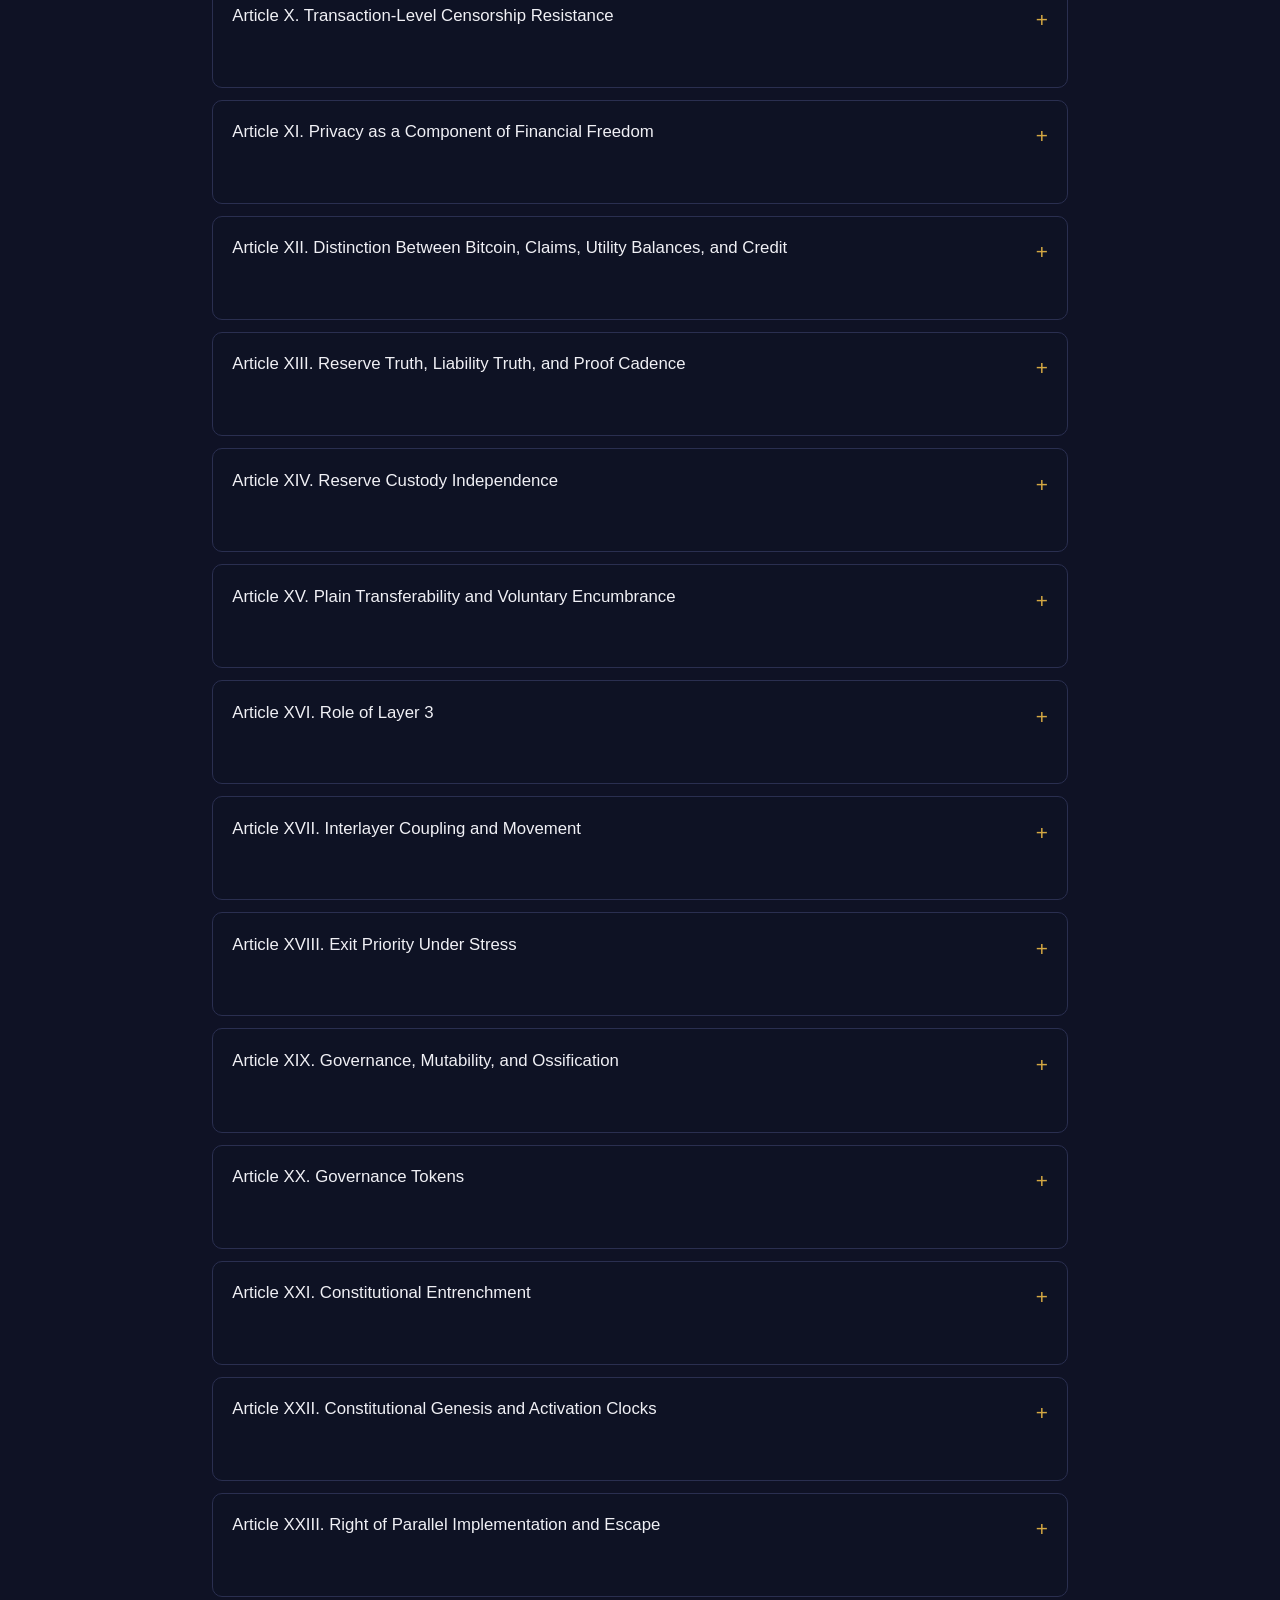
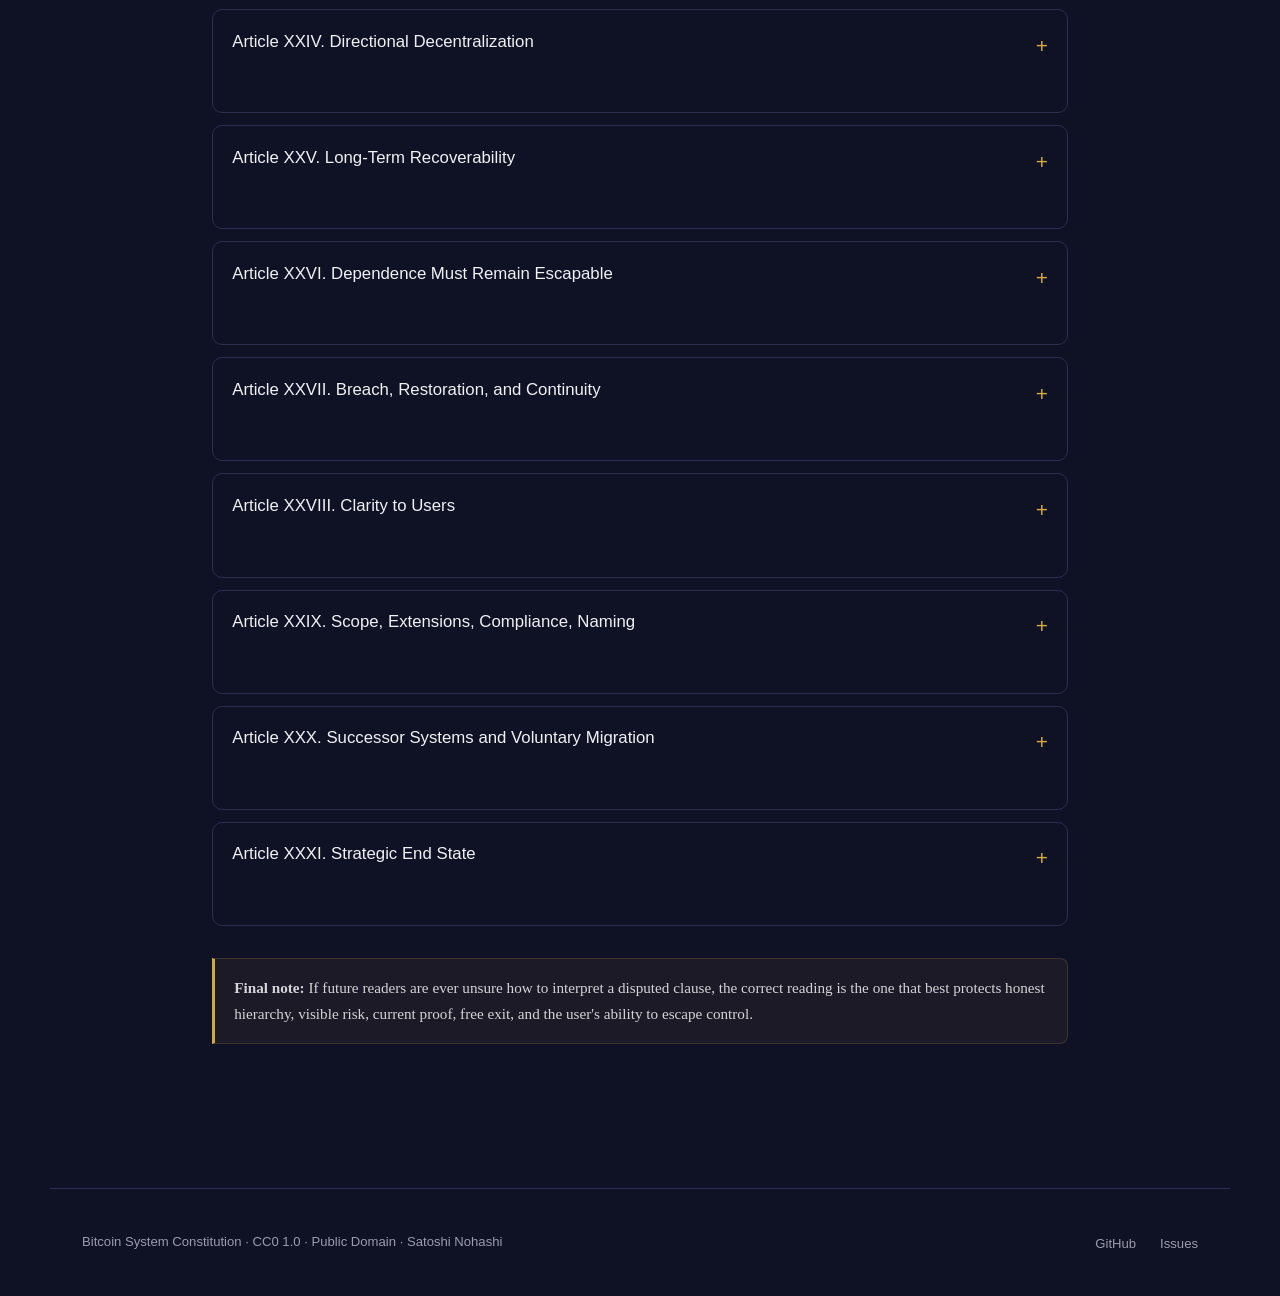
<file: commentary.html>
<!DOCTYPE html>
<html lang="en">
<head>
  <meta charset="UTF-8">
  <meta name="viewport" content="width=device-width, initial-scale=1.0">
  <title>Constitutional Commentary | Bitcoin System Constitution</title>
  <meta name="description" content="Article-by-article commentary on the Bitcoin System Constitution — explaining the intent, reasoning, and context behind every rule.">
  <meta property="og:title" content="Constitutional Commentary | Bitcoin System Constitution">
  <meta property="og:description" content="Article-by-article commentary on the Bitcoin System Constitution — explaining the intent, reasoning, and context behind every rule.">
  <meta property="og:type" content="article">
  <meta property="og:url" content="https://thebitcoinconstitution.com/commentary.html">
  <meta property="og:image" content="https://thebitcoinconstitution.com/seal-128.png">
  <meta property="og:site_name" content="Bitcoin System Constitution">
  <meta name="twitter:card" content="summary">
  <meta name="twitter:title" content="Constitutional Commentary | Bitcoin System Constitution">
  <meta name="twitter:description" content="Article-by-article explanation of intent, reasoning, and context behind every rule in the Bitcoin System Constitution.">
  <meta name="twitter:image" content="https://thebitcoinconstitution.com/seal-128.png">
  <link rel="canonical" href="https://thebitcoinconstitution.com/commentary.html">
  <link rel="icon" href="favicon.ico">
  <link rel="icon" type="image/png" sizes="128x128" href="seal-128.png">
  <link rel="stylesheet" href="styles.css">
</head>
<body class="content-page">
  <nav>
    <div class="nav-inner">
      <a href="index.html" class="nav-brand">Bitcoin System Constitution</a>
      <button class="nav-toggle" type="button" aria-label="Toggle navigation" onclick="document.querySelector('.nav-links').classList.toggle('open')">☰</button>
      <ul class="nav-links">
        <li><a href="index.html">Home</a></li><li class="nav-dropdown"><a href="constitution.html" class="nav-dropdown-trigger">Constitution</a><ul class="nav-submenu"><li><a href="one-pager.html">One-Page Summary</a></li><li><a href="companions.html">Companion Standards</a></li><li><a href="https://github.com/SatNohashi/Bitcoin-System-Constitution" target="_blank" rel="noopener">GitHub</a></li></ul></li><li><a href="commentary.html" class="active">Commentary</a></li><li><a href="faq.html">FAQ</a></li><li><a href="checklist.html">Checklist</a></li><li><a href="compliance.html">Compliance</a></li><li><a href="story.html">Story</a></li>
      </ul>
    </div>
  </nav>

  <main class="page-shell">
    <header class="page-hero narrow">
      <p class="eyebrow">Advisory Guidance</p>
      <h1>Constitutional Commentary</h1>
      <p class="page-intro">Article-by-article explanation of the intent, reasoning, and context behind every rule in the Bitcoin System Constitution. This commentary is advisory — it does not create binding obligations beyond the articles themselves.</p>
    </header>

    <section class="section narrow">
      <div class="info-box">
        <p><strong>About this commentary:</strong> For each article, this commentary covers: the origin (what problem motivated it), the intent (what it protects or prevents), what it allows, what it forbids, gray areas requiring judgment, connections to other articles, and the line between constitutional principle and implementation detail. This commentary is interpretive and advisory — it may inform understanding but cannot override the constitutional text itself.</p>
      </div>

      <!-- Article I. Definitions -->
      <div class="accordion">
        <input type="checkbox" id="commentary-1" class="accordion-toggle">
        <label for="commentary-1" class="accordion-label">Article I. Definitions</label>
        <div class="accordion-body">
          <div class="accordion-inner">
            <h4>Origin</h4>
            <p>Definitions drift was identified as one of the highest-risk attack surfaces. A constitution can look strict while still being hollow if later actors simply redefine words like "trust-minimized," "direct Bitcoin claim," "plain transferability," or "material breach."</p>

            <h4>Intent</h4>
            <p>This article locks the meaning of the terms that carry the rest of the constitution. It exists to stop capture by semantic drift.</p>

            <h4>Allows</h4>
            <ul>
              <li>Property-based definitions that remain technologically flexible.</li>
              <li>Companion standards that refine measurement without changing core meaning.</li>
              <li>New implementations that fit constitutional categories even if their technical design is novel.</li>
            </ul>

            <h4>Forbids</h4>
            <ul>
              <li>Rebranding a credit instrument as a "utility balance."</li>
              <li>Calling a trusted multisig bridge "trust-minimized" merely because it uses signatures.</li>
              <li>Calling a stale reserve statement "proof" because it was once valid.</li>
              <li>Pretending a support system is constitutionally harmless when it has become a choke point.</li>
            </ul>

            <h4>Gray areas</h4>
            <ul>
              <li>A support system that starts non-critical but later becomes operationally central.</li>
              <li>A component that mixes several functions across more than one constitutional layer.</li>
              <li>A system with multiple canonical paths rather than one.</li>
            </ul>

            <h4>Connection</h4>
            <p>This article protects every later article by preventing word games.</p>

            <h4>Implementation vs constitutional</h4>
            <p>The constitution defines the words. Later standards may define measurement methods, thresholds, or test procedures.</p>
          </div>
        </div>
      </div>

      <!-- Article II. Sovereignty of Bitcoin -->
      <div class="accordion">
        <input type="checkbox" id="commentary-2" class="accordion-toggle">
        <label for="commentary-2" class="accordion-label">Article II. Sovereignty of Bitcoin</label>
        <div class="accordion-body">
          <div class="accordion-inner">
            <h4>Origin</h4>
            <p>Many systems begin by claiming to "extend Bitcoin" and end by treating Bitcoin as merely one input among many. The article exists to prevent higher layers from becoming covert replacements for the base money.</p>

            <h4>Intent</h4>
            <p>Bitcoin is the root money, final settlement layer, and highest trust anchor. Everything above it is subordinate.</p>

            <h4>Allows</h4>
            <ul>
              <li>Faster layers built on top of Bitcoin.</li>
              <li>Bitcoin-denominated utility layers.</li>
              <li>Application layers that serve Bitcoin users.</li>
            </ul>

            <h4>Forbids</h4>
            <ul>
              <li>Marketing a fast smart-contract layer as effectively equal to Bitcoin L1.</li>
              <li>Treating wrapped balances as if they erase base-layer trust differences.</li>
              <li>Designing L2 or L3 so users are expected to remain there permanently for safety.</li>
            </ul>

            <h4>Gray areas</h4>
            <ul>
              <li>A very strong L2 may become highly trusted, but it still must not claim equality with L1.</li>
              <li>A system can be highly useful without being equally sovereign.</li>
            </ul>

            <h4>Connection</h4>
            <p>This anchors Articles III, VI, IX, XVI, and XXXI.</p>

            <h4>Implementation vs constitutional</h4>
            <p>The constitution states the hierarchy. Implementation decides how to preserve it.</p>
          </div>
        </div>
      </div>

      <!-- Article III. Functional Layer Order -->
      <div class="accordion">
        <input type="checkbox" id="commentary-3" class="accordion-toggle">
        <label for="commentary-3" class="accordion-label">Article III. Functional Layer Order</label>
        <div class="accordion-body">
          <div class="accordion-inner">
            <h4>Origin</h4>
            <p>Without clean role separation, layers blur together and users stop knowing where risk begins. That is how experimental systems quietly become money systems.</p>

            <h4>Intent</h4>
            <p>Each layer has a job: L1 is the fortress, L2 is the cash rail, L3 is the experimental city.</p>

            <h4>Allows</h4>
            <ul>
              <li>Multiple internal modules or sublayers inside L2 or L3.</li>
              <li>Several technical components serving one constitutional layer.</li>
              <li>Different implementations of the same functional role.</li>
            </ul>

            <h4>Forbids</h4>
            <ul>
              <li>Smuggling L3-style risk into L2 while keeping the L2 label.</li>
              <li>Claiming that a layered system is still "three layers" while hiding a fourth trust boundary.</li>
              <li>Using internal complexity to evade constitutional duties.</li>
            </ul>

            <h4>Gray areas</h4>
            <ul>
              <li>A privacy module inside L2.</li>
              <li>A settlement engine used by both L2 and L3.</li>
              <li>Components that provide support without holding money.</li>
            </ul>

            <h4>Connection</h4>
            <p>This article works with Article I definitions and Article IV risk hierarchy.</p>

            <h4>Implementation vs constitutional</h4>
            <p>The constitution defines roles, not exact architecture.</p>
          </div>
        </div>
      </div>

      <!-- Article IV. Honest Risk Hierarchy -->
      <div class="accordion">
        <input type="checkbox" id="commentary-4" class="accordion-toggle">
        <label for="commentary-4" class="accordion-label">Article IV. Honest Risk Hierarchy</label>
        <div class="accordion-body">
          <div class="accordion-inner">
            <h4>Origin</h4>
            <p>A recurring failure pattern in finance and crypto is that risk is moved, re-labeled, and hidden until users no longer know what they actually hold.</p>

            <h4>Intent</h4>
            <p>Risk must be visible. The closer to money, the harder and simpler. The farther from money, the more optional and disclosed.</p>

            <h4>Allows</h4>
            <ul>
              <li>A risky application layer with explicit opt-in.</li>
              <li>Faster but weaker systems that clearly say so.</li>
              <li>Experimental assets that are openly labeled as speculative.</li>
            </ul>

            <h4>Forbids</h4>
            <ul>
              <li>Presenting L3 balances like L1 cash.</li>
              <li>Hiding risk inside design language like "efficiency" or "innovation."</li>
              <li>Structuring layers so ordinary users cannot tell where risk jumps.</li>
            </ul>

            <h4>Gray areas</h4>
            <ul>
              <li>A useful L3 product that is safe enough for some users but not equivalent to L2.</li>
              <li>A bridged asset that is safer than most L3 tokens but still weaker than L1.</li>
            </ul>

            <h4>Connection</h4>
            <p>This article is the tone-setter for Articles IX, XII, XVI, XXVIII, and XXXI.</p>

            <h4>Implementation vs constitutional</h4>
            <p>The constitution demands honesty. UX and implementation documents decide how that honesty is shown.</p>
          </div>
        </div>
      </div>

      <!-- Article V. Monetary Integrity -->
      <div class="accordion">
        <input type="checkbox" id="commentary-5" class="accordion-toggle">
        <label for="commentary-5" class="accordion-label">Article V. Monetary Integrity</label>
        <div class="accordion-body">
          <div class="accordion-inner">
            <h4>Origin</h4>
            <p>Many systems that claim fixed supply quietly reintroduce inflation through accounting tricks, synthetic balances, or hidden claims.</p>

            <h4>Intent</h4>
            <p>No supply manipulation. More precision is allowed. More claims are not.</p>

            <h4>Allows</h4>
            <ul>
              <li>Sub-sat accounting.</li>
              <li>Internal precision expansion.</li>
              <li>New software layers that preserve exact ownership ratios.</li>
            </ul>

            <h4>Forbids</h4>
            <ul>
              <li>Treating divisibility as monetary expansion.</li>
              <li>Issuing extra balances against unchanged reserves.</li>
              <li>Hidden liabilities disguised as harmless abstractions.</li>
            </ul>

            <h4>Gray areas</h4>
            <ul>
              <li>Accounting migration events.</li>
              <li>Denomination changes in display units.</li>
              <li>Synthetic products that are clearly labeled as not direct Bitcoin.</li>
            </ul>

            <h4>Connection</h4>
            <p>This article protects Articles VIII, XII, and XIII.</p>

            <h4>Implementation vs constitutional</h4>
            <p>The constitution forbids fake supply. Companion standards can define how to audit implementations for hidden claim creation.</p>
          </div>
        </div>
      </div>

      <!-- Article VI. Mission of Layer 2 -->
      <div class="accordion">
        <input type="checkbox" id="commentary-6" class="accordion-toggle">
        <label for="commentary-6" class="accordion-label">Article VI. Mission of Layer 2</label>
        <div class="accordion-body">
          <div class="accordion-inner">
            <h4>Origin</h4>
            <p>A Bitcoin-centered system needs a practical money layer for actual economic life. Without that, users are pushed either back to traditional banking or up into overly risky execution layers.</p>

            <h4>Intent</h4>
            <p>Layer 2 must preserve spendability without corrupting scarcity.</p>

            <h4>Allows</h4>
            <ul>
              <li>Fast payments.</li>
              <li>Merchant settlement.</li>
              <li>Salary and remittance flows.</li>
              <li>Fine-grained accounting.</li>
            </ul>

            <h4>Forbids</h4>
            <ul>
              <li>Turning L2 into a playground for endless product expansion.</li>
              <li>Designing L2 mainly for speculation instead of everyday use.</li>
              <li>Making L2 so complex that it loses its cash-rail character.</li>
            </ul>

            <h4>Gray areas</h4>
            <ul>
              <li>How much optional functionality can be added before L2 stops being "boring enough."</li>
              <li>Privacy or routing improvements that increase complexity but preserve mission.</li>
            </ul>

            <h4>Connection</h4>
            <p>This article works closely with Articles VII, VIII, IX, and XXIV.</p>

            <h4>Implementation vs constitutional</h4>
            <p>The constitution gives L2 its mission. Product and technical standards decide the specific mechanics.</p>
          </div>
        </div>
      </div>

      <!-- Article VII. Boundaries of Layer 2 -->
      <div class="accordion">
        <input type="checkbox" id="commentary-7" class="accordion-toggle">
        <label for="commentary-7" class="accordion-label">Article VII. Boundaries of Layer 2</label>
        <div class="accordion-body">
          <div class="accordion-inner">
            <h4>Origin</h4>
            <p>Every money layer attracts pressure to monetize itself. DeFi, governance, token sprawl, hidden leverage, and "temporary" features all tend to creep in.</p>

            <h4>Intent</h4>
            <p>L2 must resist mission creep.</p>

            <h4>Allows</h4>
            <ul>
              <li>Features that directly support Bitcoin payments and settlement.</li>
              <li>Internal mechanisms needed for batching, routing, or sub-sat handling.</li>
              <li>Improvements that strengthen cash functionality.</li>
            </ul>

            <h4>Forbids</h4>
            <ul>
              <li>L2-native money tokens.</li>
              <li>Hidden leverage.</li>
              <li>Governance games around reserve logic.</li>
              <li>Oracle-driven money behavior.</li>
            </ul>

            <h4>Gray areas</h4>
            <ul>
              <li>A narrowly scoped liquidity tool.</li>
              <li>Optional privacy or queueing mechanisms.</li>
              <li>Support features that look financial but do not create monetary confusion.</li>
            </ul>

            <h4>Connection</h4>
            <p>This article supports Article VI by naming the temptations that would destroy it.</p>

            <h4>Implementation vs constitutional</h4>
            <p>The constitution draws the red lines. A later L2 implementation standard can test features against them.</p>
          </div>
        </div>
      </div>

      <!-- Article VIII. Divisibility Without Dilution -->
      <div class="accordion">
        <input type="checkbox" id="commentary-8" class="accordion-toggle">
        <label for="commentary-8" class="accordion-label">Article VIII. Divisibility Without Dilution</label>
        <div class="accordion-body">
          <div class="accordion-inner">
            <h4>Origin</h4>
            <p>If Bitcoin succeeds, sat-level accounting may become too coarse for ordinary pricing, wages, and machine-scale commerce. The problem is not supply. It is usability.</p>

            <h4>Intent</h4>
            <p>Allow ever-finer accounting without creating more money.</p>

            <h4>Allows</h4>
            <ul>
              <li>Internal sub-sat units.</li>
              <li>Dynamic or very high precision accounting.</li>
              <li>Dust tracking that preserves ownership.</li>
              <li>Charging an explicit, published, earned fee — including a whole-sat minimum — consistent with Layer 2's low-fee mission.</li>
            </ul>

            <h4>Forbids</h4>
            <ul>
              <li>Burning away small balances because they are inconvenient.</li>
              <li>Quietly rounding ownership downward for operational convenience.</li>
              <li>Using divisibility changes to smuggle in supply expansion.</li>
              <li>Assigning remainders to the protocol, operators, or a bridge by published rule alone, without a genuinely earned fee or a knowingly accepted voluntary encumbrance.</li>
            </ul>

            <h4>Gray areas</h4>
            <ul>
              <li>Long-lived dust accumulation.</li>
              <li>How remainders are carried forward or netted.</li>
              <li>Settlement to L1 when L1 precision is coarser.</li>
            </ul>

            <h4>Connection</h4>
            <p>This article is an application of Article V to practical money use.</p>

            <h4>Implementation vs constitutional</h4>
            <p>The constitution says what must not happen. Detailed remainder handling belongs in implementation standards.</p>
          </div>
        </div>
      </div>

      <!-- Article IX. Exit as a Right -->
      <div class="accordion">
        <input type="checkbox" id="commentary-9" class="accordion-toggle">
        <label for="commentary-9" class="accordion-label">Article IX. Exit as a Right</label>
        <div class="accordion-body">
          <div class="accordion-inner">
            <h4>Origin</h4>
            <p>Financial systems become cages when users must ask permission to leave. That is true whether the gate is a government, a company, a bridge committee, or a polite compliance workflow.</p>

            <h4>Intent</h4>
            <p>Downward exit must remain a right.</p>

            <h4>Allows</h4>
            <ul>
              <li>Rule-based exit queues.</li>
              <li>Bounded withdrawal delays.</li>
              <li>Trust-minimized exit paths with known assumptions.</li>
            </ul>

            <h4>Forbids</h4>
            <ul>
              <li>Identity-gated normal exit.</li>
              <li>Committee-controlled exit.</li>
              <li>"Temporary" legal excuses that become permanent gatekeeping.</li>
              <li>Systems where only approved institutions can leave reliably.</li>
            </ul>

            <h4>Gray areas</h4>
            <ul>
              <li>Truly external fiat ramps that are outside protocol scope.</li>
              <li>Congestion periods where exit remains possible but slower.</li>
              <li>Distinguishing actual legal edge behavior from protocol-level dependence on it.</li>
            </ul>

            <h4>Connection</h4>
            <p>This article is central. It links to Articles X, XI, XVI, XVII, XXIII, and XXVI.</p>

            <h4>Implementation vs constitutional</h4>
            <p>The constitution states the right. The exact operational path may vary.</p>
          </div>
        </div>
      </div>

      <!-- Article X. Transaction-Level Censorship Resistance -->
      <div class="accordion">
        <input type="checkbox" id="commentary-10" class="accordion-toggle">
        <label for="commentary-10" class="accordion-label">Article X. Transaction-Level Censorship Resistance</label>
        <div class="accordion-body">
          <div class="accordion-inner">
            <h4>Origin</h4>
            <p>A system may allow exit in theory while suppressing the actual transactions needed to use that right. That makes formal freedom meaningless.</p>

            <h4>Intent</h4>
            <p>Protect practical inclusion, not just structural permission.</p>

            <h4>Allows</h4>
            <ul>
              <li>Refusing malformed or underfunded transactions.</li>
              <li>Congestion management.</li>
              <li>Spam controls.</li>
              <li>Deterministic fee or queue rules.</li>
            </ul>

            <h4>Forbids</h4>
            <ul>
              <li>Refusing valid transactions because of who sent them.</li>
              <li>Selectively delaying politically disfavored users.</li>
              <li>Allowing one operator cluster to suppress ordinary transfers indefinitely.</li>
            </ul>

            <h4>Gray areas</h4>
            <ul>
              <li>Spam filtering that disproportionately affects some users.</li>
              <li>Fees that are economically neutral in theory but exclusionary in practice.</li>
              <li>Routing systems where censorship is hard to distinguish from repeated outage.</li>
            </ul>

            <h4>Connection</h4>
            <p>This article strengthens Article IX. Exit without inclusion is fake exit.</p>

            <h4>Implementation vs constitutional</h4>
            <p>The constitution states the anti-censorship principle. The operational standard can later define metrics.</p>
          </div>
        </div>
      </div>

      <!-- Article XI. Privacy as a Component of Financial Freedom -->
      <div class="accordion">
        <input type="checkbox" id="commentary-11" class="accordion-toggle">
        <label for="commentary-11" class="accordion-label">Article XI. Privacy as a Component of Financial Freedom</label>
        <div class="accordion-body">
          <div class="accordion-inner">
            <h4>Origin</h4>
            <p>Exit under surveillance is not full freedom. People may technically be allowed to move value while being practically chilled, tracked, or punished for doing so.</p>

            <h4>Intent</h4>
            <p>Financial privacy is not a luxury. It is part of meaningful freedom.</p>

            <h4>Allows</h4>
            <ul>
              <li>Privacy-preserving tools.</li>
              <li>Limited data collection when genuinely unavoidable for protocol operation.</li>
              <li>Public proof systems that do not expose unnecessary user detail.</li>
            </ul>

            <h4>Forbids</h4>
            <ul>
              <li>Treating surveillance as a substitute for safety.</li>
              <li>Making ordinary movement require unnecessary identity exposure.</li>
              <li>Building the architecture around total observability of all users.</li>
            </ul>

            <h4>Gray areas</h4>
            <ul>
              <li>Public ledgers with privacy-enhancing overlays.</li>
              <li>Disclosures needed for proof of reserves versus user-level privacy.</li>
              <li>Balancing auditability with confidentiality.</li>
            </ul>

            <h4>Connection</h4>
            <p>This article protects the spirit of Article IX and supports Article XXVIII.</p>

            <h4>Implementation vs constitutional</h4>
            <p>The constitution protects the principle. Privacy technology choices belong in implementation standards.</p>
          </div>
        </div>
      </div>

      <!-- Article XII. Distinction Between Bitcoin, Claims, Utility Balances, and Credit -->
      <div class="accordion">
        <input type="checkbox" id="commentary-12" class="accordion-toggle">
        <label for="commentary-12" class="accordion-label">Article XII. Distinction Between Bitcoin, Claims, Utility Balances, and Credit</label>
        <div class="accordion-body">
          <div class="accordion-inner">
            <h4>Origin</h4>
            <p>This article exists because shadow banking and crypto banking both work by blurring claims, credit, and money until users no longer know what they own.</p>

            <h4>Intent</h4>
            <p>A user must never mistake someone else's promise for money.</p>

            <h4>Allows</h4>
            <ul>
              <li>Credit markets on L3 with explicit labeling.</li>
              <li>Bitcoin-denominated utility balances with clear risk disclosure.</li>
              <li>Optional lending products.</li>
            </ul>

            <h4>Forbids</h4>
            <ul>
              <li>Presenting a lendable claim like unencumbered Bitcoin.</li>
              <li>Calling an IOU "cash."</li>
              <li>Treating utility balances and direct claims as interchangeable.</li>
            </ul>

            <h4>Gray areas</h4>
            <ul>
              <li>Partially backed systems.</li>
              <li>Wrapped assets with mixed custody models.</li>
              <li>Revenue-bearing products that look like custody balances.</li>
            </ul>

            <h4>Connection</h4>
            <p>This article is one of the anti-bank core articles. It supports XIII, XIV, XVI, XXVIII.</p>

            <h4>Implementation vs constitutional</h4>
            <p>The constitution requires clear asset-class separation. UX and labeling rules help enforce it.</p>
          </div>
        </div>
      </div>

      <!-- Article XIII. Reserve Truth, Liability Truth, and Proof Cadence -->
      <div class="accordion">
        <input type="checkbox" id="commentary-13" class="accordion-toggle">
        <label for="commentary-13" class="accordion-label">Article XIII. Reserve Truth, Liability Truth, and Proof Cadence</label>
        <div class="accordion-body">
          <div class="accordion-inner">
            <h4>Origin</h4>
            <p>Many systems show a wallet and call that proof, while hiding liabilities, encumbrances, or stale data. This article exists because proof without timing or liabilities is theater.</p>

            <h4>Intent</h4>
            <p>Reserves must be real, liabilities must be shown, and proof must stay current enough to matter.</p>

            <h4>Allows</h4>
            <ul>
              <li>Public cryptographic proof systems.</li>
              <li>Declared proof cadence with maximum lag.</li>
              <li>Systems that openly label proof as stale when cadence is missed.</li>
            </ul>

            <h4>Forbids</h4>
            <ul>
              <li>Showing reserve assets without liabilities.</li>
              <li>Calling 18-month-old proof "current."</li>
              <li>Quietly lending reserves while still treating claims as fully backed.</li>
              <li>Using compliance or efficiency language to override reserve integrity.</li>
            </ul>

            <h4>Gray areas</h4>
            <ul>
              <li>Architectures where real-time proof is impossible.</li>
              <li>Reserve privacy versus public proof.</li>
              <li>Liability proof methods that are technically hard but still constitutionally required in principle.</li>
            </ul>

            <h4>Connection</h4>
            <p>This article works directly with XII and XIV.</p>

            <h4>Implementation vs constitutional</h4>
            <p>The constitution names the obligations. Proof mechanics and cadence thresholds belong in later standards.</p>
          </div>
        </div>
      </div>

      <!-- Article XIV. Reserve Custody Independence -->
      <div class="accordion">
        <input type="checkbox" id="commentary-14" class="accordion-toggle">
        <label for="commentary-14" class="accordion-label">Article XIV. Reserve Custody Independence</label>
        <div class="accordion-body">
          <div class="accordion-inner">
            <h4>Origin</h4>
            <p>Visible reserves under weak custody are not safe reserves. One key, one jurisdiction, or one coordinated signer group can make proof irrelevant in practice.</p>

            <h4>Intent</h4>
            <p>Reserve custody must resist theft, seizure, coercion, and concentration. And over time it should open rather than harden into an aristocracy.</p>

            <h4>Allows</h4>
            <ul>
              <li>Distributed custody.</li>
              <li>Public signer criteria.</li>
              <li>Provisional bootstrap phases if honestly disclosed and bounded.</li>
            </ul>

            <h4>Forbids</h4>
            <ul>
              <li>Single-key custody.</li>
              <li>Single-entity exclusive reserve control.</li>
              <li>Silent custody downgrades.</li>
              <li>Treating provisional custody like mature compliance.</li>
            </ul>

            <h4>Gray areas</h4>
            <ul>
              <li>A very small early system with reserve caps and public disclosure.</li>
              <li>Signer growth that is formally open but practically cartelized.</li>
              <li>Jurisdiction distribution that looks broad but shares one controlling party.</li>
            </ul>

            <h4>Connection</h4>
            <p>This article makes XIII real. Reserve proof without custody independence is hollow.</p>

            <h4>Implementation vs constitutional</h4>
            <p>The constitution states the custody principles. Exact signer counts, jurisdictions, ceremonies, and thresholds belong in the Reserve Custody and Key Management Standard.</p>
          </div>
        </div>
      </div>

      <!-- Article XV. Plain Transferability and Voluntary Encumbrance -->
      <div class="accordion">
        <input type="checkbox" id="commentary-15" class="accordion-toggle">
        <label for="commentary-15" class="accordion-label">Article XV. Plain Transferability and Voluntary Encumbrance</label>
        <div class="accordion-body">
          <div class="accordion-inner">
            <h4>Origin</h4>
            <p>Money stops being money when every transfer must go through policy logic, identity logic, or contracts. But users still need voluntary smart controls.</p>

            <h4>Intent</h4>
            <p>Keep plain transfer native. Let contracts be opt-in, not compulsory.</p>

            <h4>Allows</h4>
            <ul>
              <li>A user receiving a plain balance and later locking it in a vault.</li>
              <li>Contract-based transfers chosen explicitly by the holder.</li>
              <li>Business-specific contract flows at the edge.</li>
            </ul>

            <h4>Forbids</h4>
            <ul>
              <li>Requiring all L2 or base L3 movement to occur through contracts.</li>
              <li>Turning ordinary transfer into programmable banking by default.</li>
              <li>Using regulated business practices to redefine the constitutional core.</li>
            </ul>

            <h4>Gray areas</h4>
            <ul>
              <li>Wallets that steer users toward contracts.</li>
              <li>Account abstraction that is convenient but still preserves plain transfer underneath.</li>
              <li>Business users that choose contract mediation for all of their own flows.</li>
            </ul>

            <h4>Connection</h4>
            <p>This article protects the money character of L2 and the base utility balance of L3.</p>

            <h4>Implementation vs constitutional</h4>
            <p>The constitution sets the rule. App-layer design can offer many voluntary paths above it.</p>
          </div>
        </div>
      </div>

      <!-- Article XVI. Role of Layer 3 -->
      <div class="accordion">
        <input type="checkbox" id="commentary-16" class="accordion-toggle">
        <label for="commentary-16" class="accordion-label">Article XVI. Role of Layer 3</label>
        <div class="accordion-body">
          <div class="accordion-inner">
            <h4>Origin</h4>
            <p>A system needs a place for experimentation. It must not pretend that place is the same as money.</p>

            <h4>Intent</h4>
            <p>L3 is where speed, programmability, and optional risk live. It is not the constitutional vault.</p>

            <h4>Allows</h4>
            <ul>
              <li>Smart contracts.</li>
              <li>Application-specific risk.</li>
              <li>Optional credit, derivatives, or automation systems.</li>
              <li>Gas tokens.</li>
            </ul>

            <h4>Forbids</h4>
            <ul>
              <li>Marketing L3 risk as money safety.</li>
              <li>Structuring L3 so Bitcoin utility balances cannot retreat downward.</li>
              <li>Imposing app risk as a condition of the base protocol.</li>
            </ul>

            <h4>Gray areas</h4>
            <ul>
              <li>L3 applications that become extremely important economically.</li>
              <li>Gas tokens that gain governance weight.</li>
              <li>Apps that are safe enough to become normal, but still not constitutional money.</li>
            </ul>

            <h4>Connection</h4>
            <p>This article protects the hierarchy created by II, III, and IV.</p>

            <h4>Implementation vs constitutional</h4>
            <p>The constitution limits the role. The app ecosystem can still be broad and creative.</p>
          </div>
        </div>
      </div>

      <!-- Article XVII. Interlayer Coupling and Movement -->
      <div class="accordion">
        <input type="checkbox" id="commentary-17" class="accordion-toggle">
        <label for="commentary-17" class="accordion-label">Article XVII. Interlayer Coupling and Movement</label>
        <div class="accordion-body">
          <div class="accordion-inner">
            <h4>Origin</h4>
            <p>Bridges and cross-layer paths are where many systems lie the most. They often market movement as seamless while hiding trust, committees, delays, or insolvency risk.</p>

            <h4>Intent</h4>
            <p>Movement across layers must disclose its trust assumptions and protect downward escape.</p>

            <h4>Allows</h4>
            <ul>
              <li>Trust-minimized canonical L1-L2 paths.</li>
              <li>Weaker but still rule-based L2-L3 paths.</li>
              <li>Explicit opt-in trusted or contractual paths.</li>
              <li>Bridges that independently prove compliance.</li>
            </ul>

            <h4>Forbids</h4>
            <ul>
              <li>Committee-controlled normal movement.</li>
              <li>Adjacency-based compliance inheritance.</li>
              <li>Saying "it connects two good systems, therefore it is good."</li>
              <li>Structuring fees or delays so ordinary exit becomes fictional.</li>
            </ul>

            <h4>Gray areas</h4>
            <ul>
              <li>A bridge that is safe enough operationally but weaker than canonical paths.</li>
              <li>Several canonical paths rather than one.</li>
              <li>A non-compliant bridge used by fully informed users voluntarily.</li>
            </ul>

            <h4>Connection</h4>
            <p>This article is where many other articles meet: IX, X, XIII, XIV, XVIII, XXIII, XXIV.</p>

            <h4>Implementation vs constitutional</h4>
            <p>The constitution governs disclosure, bounded risk, and non-discretionary movement. Exact bridge architecture belongs in technical standards.</p>
          </div>
        </div>
      </div>

      <!-- Article XVIII. Exit Priority Under Stress -->
      <div class="accordion">
        <input type="checkbox" id="commentary-18" class="accordion-toggle">
        <label for="commentary-18" class="accordion-label">Article XVIII. Exit Priority Under Stress</label>
        <div class="accordion-body">
          <div class="accordion-inner">
            <h4>Origin</h4>
            <p>When systems get stressed, the first temptation is always the same: pause withdrawals, preserve the institution, and tell users it is temporary.</p>

            <h4>Intent</h4>
            <p>In uncertainty, user withdrawal matters more than growth or image.</p>

            <h4>Allows</h4>
            <ul>
              <li>Risk warnings.</li>
              <li>Growth feature slowdowns.</li>
              <li>Additional monitoring and disclosure.</li>
              <li>Greater emphasis on conservative operation.</li>
            </ul>

            <h4>Forbids</h4>
            <ul>
              <li>Freezing exits because it is convenient for operators.</li>
              <li>Letting the parties who benefit from a freeze declare the emergency.</li>
              <li>Treating compliance pressure as a valid excuse to suspend rights.</li>
            </ul>

            <h4>Gray areas</h4>
            <ul>
              <li>Extreme congestion versus intentional restriction.</li>
              <li>Recovery actions that help restore exit without creating new gatekeepers.</li>
              <li>Short-lived technical faults that look like stress but are just outages.</li>
            </ul>

            <h4>Connection</h4>
            <p>This article protects IX in the moments when institutions usually fail.</p>

            <h4>Implementation vs constitutional</h4>
            <p>The constitution biases the system toward user freedom under stress. Monitoring and alerting systems can be built separately.</p>
          </div>
        </div>
      </div>

      <!-- Article XIX. Governance, Mutability, and Ossification -->
      <div class="accordion">
        <input type="checkbox" id="commentary-19" class="accordion-toggle">
        <label for="commentary-19" class="accordion-label">Article XIX. Governance, Mutability, and Ossification</label>
        <div class="accordion-body">
          <div class="accordion-inner">
            <h4>Origin</h4>
            <p>The constitution assumes that long-lived governance is usually a permanent opening for capture, not a virtue to celebrate.</p>

            <h4>Intent</h4>
            <p>The rules should harden over time. Governance must end. Systems are allowed to fail. Endless mutability is not allowed.</p>

            <h4>Allows</h4>
            <ul>
              <li>A limited founding amendment window.</li>
              <li>A longer but still finite governance window.</li>
              <li>A final implementation grace period for already-approved work.</li>
            </ul>

            <h4>Forbids</h4>
            <ul>
              <li>Infinite governance.</li>
              <li>Extension by excuse.</li>
              <li>Open-ended authority carried over past sunset.</li>
              <li>Reopening the constitution because something is inconvenient.</li>
            </ul>

            <h4>Gray areas</h4>
            <ul>
              <li>Whether a bug is critical enough to justify using remaining governance time.</li>
              <li>How specific an approved change must be before year 25 to survive into the final implementation window.</li>
              <li>Whether a "module" change is really a protocol-level change.</li>
            </ul>

            <h4>Connection</h4>
            <p>This article is a hard anti-capture backbone. It supports XX, XXI, XXVII, XXIX, and XXX.</p>

            <h4>Implementation vs constitutional</h4>
            <p>The constitution sets the time windows. Process details may be elaborated separately.</p>
          </div>
        </div>
      </div>

      <!-- Article XX. Governance Tokens -->
      <div class="accordion">
        <input type="checkbox" id="commentary-20" class="accordion-toggle">
        <label for="commentary-20" class="accordion-label">Article XX. Governance Tokens</label>
        <div class="accordion-body">
          <div class="accordion-inner">
            <h4>Origin</h4>
            <p>Governance tokens are often sold as participation while functioning as plutocracy, soft equity, or a mechanism to preserve permanent politics.</p>

            <h4>Intent</h4>
            <p>If governance tokens exist at all, they must be bounded, temporary, and constitutionally subordinate.</p>

            <h4>Allows</h4>
            <ul>
              <li>Governance tokens on L3 or optional extensions.</li>
              <li>Limited operational governance within a constitutional box.</li>
              <li>Time-limited governance power.</li>
            </ul>

            <h4>Forbids</h4>
            <ul>
              <li>Governance tokens on L2.</li>
              <li>Governance tokens controlling core rights.</li>
              <li>Renewing governance by renaming the token or mirroring it after sunset.</li>
              <li>Treating token holders like constitutional sovereigns.</li>
            </ul>

            <h4>Gray areas</h4>
            <ul>
              <li>A gas token that also has some bounded governance role.</li>
              <li>A successor system that chooses token governance openly.</li>
              <li>Whether some decisions are truly "application-layer" or actually constitutional in disguise.</li>
            </ul>

            <h4>Connection</h4>
            <p>This article is an enforcement arm of XIX.</p>

            <h4>Implementation vs constitutional</h4>
            <p>The constitution sets limits and sunsets. Token distribution and voting mechanics belong in separate standards.</p>
          </div>
        </div>
      </div>

      <!-- Article XXI. Constitutional Entrenchment -->
      <div class="accordion">
        <input type="checkbox" id="commentary-21" class="accordion-toggle">
        <label for="commentary-21" class="accordion-label">Article XXI. Constitutional Entrenchment</label>
        <div class="accordion-body">
          <div class="accordion-inner">
            <h4>Origin</h4>
            <p>Many systems die not by one coup, but by a sequence of small changes, technical patches, and "clarifications."</p>

            <h4>Intent</h4>
            <p>Foundational protections must be harder to change than ordinary settings, and cumulative drift must count as weakening.</p>

            <h4>Allows</h4>
            <ul>
              <li>A limited amendment process inside the founding window.</li>
              <li>Clear notice and exit periods.</li>
              <li>Honest creation of a new system when the old one is no longer being honored.</li>
            </ul>

            <h4>Forbids</h4>
            <ul>
              <li>Sneaking constitutional changes into technical updates.</li>
              <li>Slow gutting through cumulative changes.</li>
              <li>Pretending a materially weakened system is the same constitutional system.</li>
            </ul>

            <h4>Gray areas</h4>
            <ul>
              <li>Whether a technical change has constitutional effect.</li>
              <li>Whether several small changes amount to one large weakening.</li>
              <li>Whether a new implementation is still the same system or already a successor.</li>
            </ul>

            <h4>Connection</h4>
            <p>This article protects the durability of the whole constitution.</p>

            <h4>Implementation vs constitutional</h4>
            <p>The constitution requires entrenchment. Exact procedural templates can be specified later.</p>
          </div>
        </div>
      </div>

      <!-- Article XXII. Constitutional Genesis and Activation Clocks -->
      <div class="accordion">
        <input type="checkbox" id="commentary-22" class="accordion-toggle">
        <label for="commentary-22" class="accordion-label">Article XXII. Constitutional Genesis and Activation Clocks</label>
        <div class="accordion-body">
          <div class="accordion-inner">
            <h4>Origin</h4>
            <p>Without fixed clocks, operators can play timing games forever: delayed launch, soft-launch, beta forever, or reset the timeline by republishing the constitution.</p>

            <h4>Intent</h4>
            <p>Separate the life of the constitutional rules from the life of live user-facing components.</p>

            <h4>Allows</h4>
            <ul>
              <li>One constitutional clock for the whole system.</li>
              <li>Separate activation clocks for modules or later-launched parts.</li>
              <li>Honest staging of rollout.</li>
            </ul>

            <h4>Forbids</h4>
            <ul>
              <li>Resetting the constitutional clock by word games.</li>
              <li>Pretending a live production system is "just a preview" to avoid obligations.</li>
              <li>Launch-timing ambiguity used to extend mutability or avoid review.</li>
            </ul>

            <h4>Gray areas</h4>
            <ul>
              <li>Very limited pilots with no meaningful user reliance.</li>
              <li>Test environments that have real code but not real user exposure.</li>
              <li>Later modules that are live but still not central.</li>
            </ul>

            <h4>Connection</h4>
            <p>This article makes XIX enforceable.</p>

            <h4>Implementation vs constitutional</h4>
            <p>The constitution defines the timing model. Operational compliance documents can define evidence standards.</p>
          </div>
        </div>
      </div>

      <!-- Article XXIII. Right of Parallel Implementation and Escape -->
      <div class="accordion">
        <input type="checkbox" id="commentary-23" class="accordion-toggle">
        <label for="commentary-23" class="accordion-label">Article XXIII. Right of Parallel Implementation and Escape</label>
        <div class="accordion-body">
          <div class="accordion-inner">
            <h4>Origin</h4>
            <p>A partially centralized system becomes dangerous when one operator path becomes the only practical path. Exit requires not only user rights, but builder rights.</p>

            <h4>Intent</h4>
            <p>No incumbent gets to be the exclusive doorway.</p>

            <h4>Allows</h4>
            <ul>
              <li>Parallel implementations.</li>
              <li>Alternative routing.</li>
              <li>Alternative custody-escape tools.</li>
              <li>Competing operator sets.</li>
              <li>Anonymous or pseudonymous builders, so long as risks are not misrepresented.</li>
            </ul>

            <h4>Forbids</h4>
            <ul>
              <li>Incumbent permission requirements.</li>
              <li>Exclusivity over constitutional functions.</li>
              <li>Identity revelation as a condition of building escape infrastructure.</li>
              <li>Soft monopolies over compliant pathways.</li>
            </ul>

            <h4>Gray areas</h4>
            <ul>
              <li>Trademark and naming issues.</li>
              <li>Security review of alternative paths.</li>
              <li>Whether an alternative path is truly compliant or merely available.</li>
            </ul>

            <h4>Connection</h4>
            <p>This article strengthens IX and XXIV. Exit is stronger when builders can create new exits.</p>

            <h4>Implementation vs constitutional</h4>
            <p>The constitution protects the right. Compatibility rules and testing belong elsewhere.</p>
          </div>
        </div>
      </div>

      <!-- Article XXIV. Directional Decentralization -->
      <div class="accordion">
        <input type="checkbox" id="commentary-24" class="accordion-toggle">
        <label for="commentary-24" class="accordion-label">Article XXIV. Directional Decentralization</label>
        <div class="accordion-body">
          <div class="accordion-inner">
            <h4>Origin</h4>
            <p>A system may be formally correct and still function like a controlled gatekeeper if operation is too concentrated.</p>

            <h4>Intent</h4>
            <p>Decentralization is not a slogan. It is a direction of travel and a practical operational condition.</p>

            <h4>Allows</h4>
            <ul>
              <li>Starting from an imperfect initial state.</li>
              <li>Operational concentration that is openly disclosed and improving.</li>
              <li>Sliding-scale standards that account for actual network size and participation.</li>
            </ul>

            <h4>Forbids</h4>
            <ul>
              <li>Permanent practical dependence on one company, one cloud provider, one jurisdiction, or one operator cartel.</li>
              <li>Claiming decentralization because node count looks large while choke functions remain monopolized.</li>
              <li>Entrenching concentrated control while praising decentralization in marketing.</li>
            </ul>

            <h4>Gray areas</h4>
            <ul>
              <li>Small early systems with few operators.</li>
              <li>Shared cloud usage that is common but not yet dominant.</li>
              <li>Apparent diversity that hides correlated control.</li>
            </ul>

            <h4>Connection</h4>
            <p>This article reinforces X, XIV, XVII, and XXIII.</p>

            <h4>Implementation vs constitutional</h4>
            <p>The constitution states the principle. The Operational Independence and Concentration Standard should later define metrics.</p>
          </div>
        </div>
      </div>

      <!-- Article XXV. Long-Term Recoverability -->
      <div class="accordion">
        <input type="checkbox" id="commentary-25" class="accordion-toggle">
        <label for="commentary-25" class="accordion-label">Article XXV. Long-Term Recoverability</label>
        <div class="accordion-body">
          <div class="accordion-inner">
            <h4>Origin</h4>
            <p>Keys alone are not enough if software drift can make valid funds appear invisible. Silent derivation changes and wallet mapping drift are a real form of loss.</p>

            <h4>Intent</h4>
            <p>A user who once validly controlled funds must be able to rediscover them later without vendor dependence or silent semantic drift.</p>

            <h4>Allows</h4>
            <ul>
              <li>Explicit opt-in recovery-model upgrades.</li>
              <li>Archival recovery tools.</li>
              <li>Exportable recovery-critical metadata.</li>
            </ul>

            <h4>Forbids</h4>
            <ul>
              <li>Silent derivation changes.</li>
              <li>Breaking discoverability with an update.</li>
              <li>Vendor dependence for rediscovery.</li>
              <li>"Your money is safe, the wallet just changed" as an excuse.</li>
            </ul>

            <h4>Gray areas</h4>
            <ul>
              <li>Complex migrations where old and new models coexist.</li>
              <li>Recovery metadata that is hard to expose but still constitutionally needed.</li>
              <li>Long-term support of obscure legacy paths.</li>
            </ul>

            <h4>Connection</h4>
            <p>This article protects real-world self-custody and continuity.</p>

            <h4>Implementation vs constitutional</h4>
            <p>The constitution states the non-drift rule. The Software and Security Architecture Standard can define design patterns.</p>
          </div>
        </div>
      </div>

      <!-- Article XXVI. Dependence Must Remain Escapable -->
      <div class="accordion">
        <input type="checkbox" id="commentary-26" class="accordion-toggle">
        <label for="commentary-26" class="accordion-label">Article XXVI. Dependence Must Remain Escapable</label>
        <div class="accordion-body">
          <div class="accordion-inner">
            <h4>Origin</h4>
            <p>Some users will always choose assistance, delegation, or managed custody. The problem is not that dependence exists. The problem is when it becomes a prison.</p>

            <h4>Intent</h4>
            <p>Convenience must not silently turn into irrecoverable surrender.</p>

            <h4>Allows</h4>
            <ul>
              <li>Assisted custody.</li>
              <li>Managed recovery.</li>
              <li>Operator help.</li>
              <li>Delegated control with clear revocation and exit rules.</li>
            </ul>

            <h4>Forbids</h4>
            <ul>
              <li>Permanent dependence caused by one temporary choice.</li>
              <li>Hidden conversion of convenience rights into ownership rights.</li>
              <li>Lack of a route back to self-control.</li>
            </ul>

            <h4>Gray areas</h4>
            <ul>
              <li>Complex recovery arrangements that require bounded waiting periods.</li>
              <li>Delegation models that are revocable in theory but costly in practice.</li>
              <li>Systems where an operator disappears and the recovery path becomes difficult but not impossible.</li>
            </ul>

            <h4>Connection</h4>
            <p>This article complements IX and XXV.</p>

            <h4>Implementation vs constitutional</h4>
            <p>The constitution requires escape from dependence. Specific user flows belong in UX and software standards.</p>
          </div>
        </div>
      </div>

      <!-- Article XXVII. Breach, Restoration, and Continuity -->
      <div class="accordion">
        <input type="checkbox" id="commentary-27" class="accordion-toggle">
        <label for="commentary-27" class="accordion-label">Article XXVII. Breach, Restoration, and Continuity</label>
        <div class="accordion-body">
          <div class="accordion-inner">
            <h4>Origin</h4>
            <p>Systems often break rules, patch the problem, and then pretend the breach never happened. That destroys the meaning of continuity.</p>

            <h4>Intent</h4>
            <p>A system may repair itself going forward, but it may not erase the record or rewrite the past to cosmetically restore legitimacy.</p>

            <h4>Allows</h4>
            <ul>
              <li>Publicly disclosed restored compliance.</li>
              <li>Forward remediation within allowed windows.</li>
              <li>Honest admission of historical breach.</li>
            </ul>

            <h4>Forbids</h4>
            <ul>
              <li>Retroactive history rewriting as "restoration."</li>
              <li>Memory-holing breach periods.</li>
              <li>Claiming uninterrupted compliance after material violation.</li>
              <li>Using restoration language to excuse structural betrayal.</li>
            </ul>

            <h4>Gray areas</h4>
            <ul>
              <li>Which breaches are continuity-breaking versus restorable.</li>
              <li>How much user harm can be repaired without successor treatment.</li>
              <li>Whether a bug fix affects only future behavior or also past ownership claims.</li>
            </ul>

            <h4>Connection</h4>
            <p>This article protects the integrity of the constitution over time and points to the Breach and Restoration Standard.</p>

            <h4>Implementation vs constitutional</h4>
            <p>The constitution states the principles. The separate Breach and Restoration Standard should classify severity and restoration paths.</p>
          </div>
        </div>
      </div>

      <!-- Article XXVIII. Clarity to Users -->
      <div class="accordion">
        <input type="checkbox" id="commentary-28" class="accordion-toggle">
        <label for="commentary-28" class="accordion-label">Article XXVIII. Clarity to Users</label>
        <div class="accordion-body">
          <div class="accordion-inner">
            <h4>Origin</h4>
            <p>A system can be technically well-designed and still fail users if it hides what they hold or uses language designed to make risk feel smaller than it is.</p>

            <h4>Intent</h4>
            <p>The user must be able to tell what asset class they hold.</p>

            <h4>Allows</h4>
            <ul>
              <li>Multiple asset types in one ecosystem.</li>
              <li>Bitcoin utility balances on L3.</li>
              <li>Gas tokens and credit products, if clearly labeled.</li>
            </ul>

            <h4>Forbids</h4>
            <ul>
              <li>Blurring utility balances with direct claims.</li>
              <li>Naming that encourages false equivalence.</li>
              <li>Label tricks in code or UI.</li>
            </ul>

            <h4>Gray areas</h4>
            <ul>
              <li>Wallet interfaces that aggregate balances.</li>
              <li>Assets with partially shared properties.</li>
              <li>Contextual naming that is accurate in one layer but misleading in another.</li>
            </ul>

            <h4>Connection</h4>
            <p>This article is the user-facing counterpart to XII.</p>

            <h4>Implementation vs constitutional</h4>
            <p>The constitution states the clarity obligation. The UX constitution should express it in interface terms.</p>
          </div>
        </div>
      </div>

      <!-- Article XXIX. Scope, Extensions, Compliance, Naming -->
      <div class="accordion">
        <input type="checkbox" id="commentary-29" class="accordion-toggle">
        <label for="commentary-29" class="accordion-label">Article XXIX. Scope, Extensions, Compliance, Naming</label>
        <div class="accordion-body">
          <div class="accordion-inner">
            <h4>Origin</h4>
            <p>This constitution is meant to be a standard, not a magical force field. Systems must choose to adopt it, and others must not inherit compliance by proximity.</p>

            <h4>Intent</h4>
            <p>Applicability is voluntary. Claims are strict.</p>

            <h4>Allows</h4>
            <ul>
              <li>Existing systems to remain outside the constitution.</li>
              <li>New systems to adopt it prospectively.</li>
              <li>Third parties to evaluate compliance.</li>
            </ul>

            <h4>Forbids</h4>
            <ul>
              <li>Claiming compliance by brand association.</li>
              <li>Claiming retroactive purity without proof.</li>
              <li>Using the name while materially violating the rules.</li>
            </ul>

            <h4>Gray areas</h4>
            <ul>
              <li>Systems that partially adopt the constitution.</li>
              <li>Whether a module can be compliant when the host system is not.</li>
              <li>How to speak honestly about partial alignment.</li>
            </ul>

            <h4>Connection</h4>
            <p>This article prevents the constitution from being diluted into branding.</p>

            <h4>Implementation vs constitutional</h4>
            <p>The constitution states when it applies and how claims work. Evaluation frameworks may be developed separately.</p>
          </div>
        </div>
      </div>

      <!-- Article XXX. Successor Systems and Voluntary Migration -->
      <div class="accordion">
        <input type="checkbox" id="commentary-30" class="accordion-toggle">
        <label for="commentary-30" class="accordion-label">Article XXX. Successor Systems and Voluntary Migration</label>
        <div class="accordion-body">
          <div class="accordion-inner">
            <h4>Origin</h4>
            <p>A common abuse pattern is silent migration: "same brand, same team, same users, new trust model."</p>

            <h4>Intent</h4>
            <p>New systems require new consent.</p>

            <h4>Allows</h4>
            <ul>
              <li>Honest successor systems.</li>
              <li>Voluntary migration.</li>
              <li>Fresh claims of compliance that are independently demonstrated.</li>
            </ul>

            <h4>Forbids</h4>
            <ul>
              <li>Silent rollover.</li>
              <li>Balance remapping as implied consent.</li>
              <li>Treating lineage as legitimacy.</li>
            </ul>

            <h4>Gray areas</h4>
            <ul>
              <li>Migration tools that are optional but heavily promoted.</li>
              <li>Shared infrastructure between old and new systems.</li>
              <li>Whether a change is big enough to count as a successor.</li>
            </ul>

            <h4>Connection</h4>
            <p>This article protects the meaning of continuity and complements XXVII and XXIX.</p>

            <h4>Implementation vs constitutional</h4>
            <p>The constitution protects consent. Migration tooling is an implementation matter.</p>
          </div>
        </div>
      </div>

      <!-- Article XXXI. Strategic End State -->
      <div class="accordion">
        <input type="checkbox" id="commentary-31" class="accordion-toggle">
        <label for="commentary-31" class="accordion-label">Article XXXI. Strategic End State</label>
        <div class="accordion-body">
          <div class="accordion-inner">
            <h4>Origin</h4>
            <p>A constitution needs an orienting picture of what success looks like, not just a list of things forbidden.</p>

            <h4>Intent</h4>
            <p>The end state is a hierarchy where: Bitcoin remains the final truth, Layer 2 makes Bitcoin usable as everyday money, Layer 3 carries experimentation, and users can always retreat downward for safety.</p>

            <h4>Allows</h4>
            <ul>
              <li>Innovation above the money.</li>
              <li>Growth in utility and experimentation.</li>
              <li>Multiple compliant implementations of the same layered philosophy.</li>
            </ul>

            <h4>Forbids</h4>
            <ul>
              <li>An architecture where experimentation swallows the money layer.</li>
              <li>A world where users are stuck in the fast system because exit is too costly or too controlled.</li>
              <li>Treating freedom language as branding while dependence hardens underneath.</li>
            </ul>

            <h4>Gray areas</h4>
            <ul>
              <li>Whether a very successful L3 product starts to distort the role of L2.</li>
              <li>Whether new layers beyond three can still remain constitutionally aligned.</li>
              <li>How much convenience centralization is tolerable before the system loses its soul.</li>
            </ul>

            <h4>Connection</h4>
            <p>This article is the destination image for the whole constitution.</p>

            <h4>Implementation vs constitutional</h4>
            <p>This article defines the direction, not the roadmap.</p>
          </div>
        </div>
      </div>

      <div class="info-box" style="margin-top: 2rem;">
        <p><strong>Final note:</strong> If future readers are ever unsure how to interpret a disputed clause, the correct reading is the one that best protects honest hierarchy, visible risk, current proof, free exit, and the user's ability to escape control.</p>
      </div>

    </section>
  </main>

  <footer>
    <div class="footer-left">Bitcoin System Constitution · CC0 1.0 · Public Domain · Satoshi Nohashi</div>
    <ul class="footer-links">
      <li><a href="https://github.com/SatNohashi/Bitcoin-System-Constitution" target="_blank" rel="noopener">GitHub</a></li>
      <li><a href="https://github.com/SatNohashi/Bitcoin-System-Constitution/issues" target="_blank" rel="noopener">Issues</a></li>
    </ul>
  </footer>
</body>
</html>
</file>
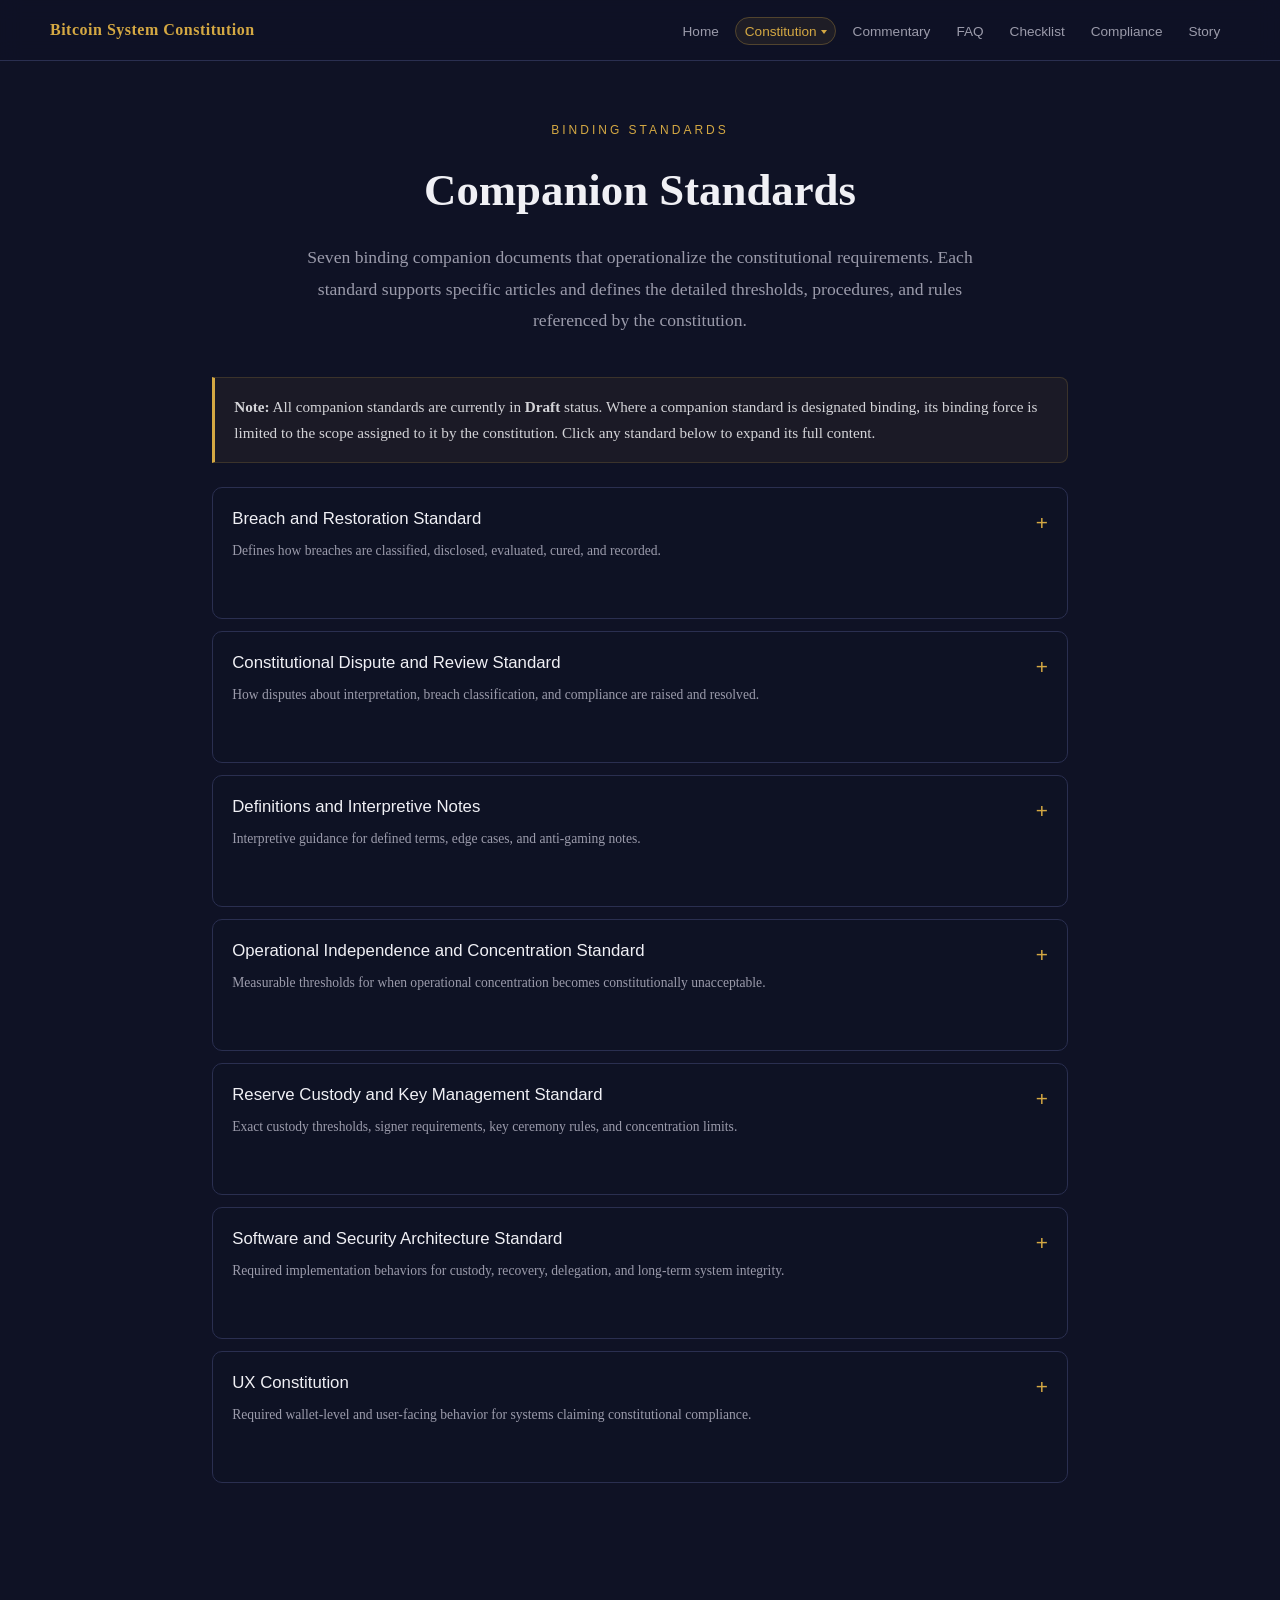
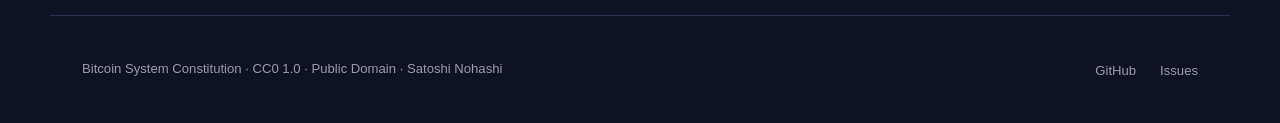
<file: companions.html>
<!DOCTYPE html>
<html lang="en">
<head>
  <meta charset="UTF-8">
  <meta name="viewport" content="width=device-width, initial-scale=1.0">
  <title>Companion Standards | Bitcoin System Constitution</title>
  <meta name="description" content="Seven binding companion standards that operationalize the Bitcoin System Constitution — breach procedures, custody requirements, UX rules, dispute resolution, and more.">
  <meta property="og:title" content="Companion Standards | Bitcoin System Constitution">
  <meta property="og:description" content="Seven binding companion standards that operationalize the Bitcoin System Constitution — breach procedures, custody requirements, UX rules, dispute resolution, and more.">
  <meta property="og:type" content="article">
  <meta property="og:url" content="https://thebitcoinconstitution.com/companions.html">
  <meta property="og:image" content="https://thebitcoinconstitution.com/seal-128.png">
  <meta property="og:site_name" content="Bitcoin System Constitution">
  <meta name="twitter:card" content="summary">
  <meta name="twitter:title" content="Companion Standards | Bitcoin System Constitution">
  <meta name="twitter:description" content="Binding standards covering breach procedures, custody requirements, UX rules, operational independence, and security architecture.">
  <meta name="twitter:image" content="https://thebitcoinconstitution.com/seal-128.png">
  <link rel="canonical" href="https://thebitcoinconstitution.com/companions.html">
  <link rel="icon" href="favicon.ico">
  <link rel="icon" type="image/png" sizes="128x128" href="seal-128.png">
  <link rel="stylesheet" href="styles.css">
</head>
<body class="content-page">
  <nav>
    <div class="nav-inner">
      <a href="index.html" class="nav-brand">Bitcoin System Constitution</a>
      <button class="nav-toggle" type="button" aria-label="Toggle navigation" onclick="document.querySelector('.nav-links').classList.toggle('open')">☰</button>
      <ul class="nav-links">
        <li><a href="index.html">Home</a></li><li class="nav-dropdown"><a href="constitution.html" class="nav-dropdown-trigger active">Constitution</a><ul class="nav-submenu"><li><a href="one-pager.html">One-Page Summary</a></li><li><a href="companions.html" class="active">Companion Standards</a></li><li><a href="https://github.com/SatNohashi/Bitcoin-System-Constitution" target="_blank" rel="noopener">GitHub</a></li></ul></li><li><a href="commentary.html">Commentary</a></li><li><a href="faq.html">FAQ</a></li><li><a href="checklist.html">Checklist</a></li><li><a href="compliance.html">Compliance</a></li><li><a href="story.html">Story</a></li>
      </ul>
    </div>
  </nav>

  <main class="page-shell">
    <header class="page-hero narrow">
      <p class="eyebrow">Binding Standards</p>
      <h1>Companion Standards</h1>
      <p class="page-intro">Seven binding companion documents that operationalize the constitutional requirements. Each standard supports specific articles and defines the detailed thresholds, procedures, and rules referenced by the constitution.</p>
    </header>

    <section class="section narrow">
<div class="info-box">
      <p><strong>Note:</strong> All companion standards are currently in <strong>Draft</strong> status. Where a companion standard is designated binding, its binding force is limited to the scope assigned to it by the constitution. Click any standard below to expand its full content.</p>
    </div>

<div class="accordion" id="breach-restoration-standard">
  <input type="checkbox" id="comp-0" class="accordion-toggle">
  <label for="comp-0" class="accordion-label">Breach and Restoration Standard<br><span class="companion-desc">Defines how breaches are classified, disclosed, evaluated, cured, and recorded.</span></label>
  <div class="accordion-body">
    <div class="accordion-inner">
      <p><span class="status-badge draft">Binding · Draft</span></p>
      <h3>Governing Rules</h3>
<ol>
<li>This standard uses the definitions in <strong>Article I</strong> of the constitution exclusively.</li>
<li>Where more than one classification could apply, the <strong>highest applicable severity</strong> controls.</li>
<li>Where no exact case is listed, classification must default to the <strong>nearest more conservative</strong> reading, not the more forgiving one.</li>
<li>Aggravating factors may elevate a breach by one level where constitutionally justified. Mitigating factors may affect cure conditions, but do not reduce a breach below its baseline classification.</li>
<li>No claim of restored compliance is valid unless the conditions in this standard are met publicly and verifiably.</li>
<li>In the absence of a companion technical or operational standard, interpretation must default to the reading that best protects:</li>
</ol>
<ul>
<li>exit rights</li>
<li>reserve and liability truth</li>
<li>custody independence</li>
<li>non-discretionary operation</li>
<li>censorship resistance</li>
<li>practical path to inclusion</li>
<li>constitutional time limits</li>
<li>user freedom</li>
</ul>
<ol>
<li>Disputes over breach classification, restoration, continuity, or evidence may be reviewed under the <strong>Constitutional Dispute and Review Standard of Bitcoin System Constitution</strong> where that document exists. In its absence, the public evidence and conservative-reading rules in this document control.</li>
<li>A system's own classification of its breach status is non-authoritative. Compliance status is determined by observable behavior and evidence under this standard and may be independently evaluated by external parties.</li>
</ol>
<h3>Section 1. Failure Severity Classes</h3>
<h4>Overview Table</h4>
<table>
<thead><tr>
<th>Level</th>
<th>Class</th>
<th>Description</th>
<th>Continuity Effect</th>
<th>Typical Cure Status</th>
</tr></thead>
<tbody>
<tr>
<td>1</td>
<td>Minor deviation</td>
<td>Technical non-conformance without material user impact</td>
<td>No continuity break by default</td>
<td>Automatically curable or curable with disclosure</td>
</tr>
<tr>
<td>2</td>
<td>Material breach</td>
<td>Violation affecting constitutionally protected user interests</td>
<td>Continuity may survive, depending on severity and disclosure</td>
<td>Usually curable with disclosure or scarred</td>
</tr>
<tr>
<td>3</td>
<td>Continuity-breaking breach</td>
<td>Material breach severe enough to end uninterrupted constitutional continuity</td>
<td>Continuous compliance is broken</td>
<td>Scarred or not curable under same continuity claim</td>
</tr>
<tr>
<td>4</td>
<td>Permanent non-compliance</td>
<td>The system cannot restore compliance under its current identity</td>
<td>Current identity cannot truthfully claim compliance</td>
<td>Not curable under current identity</td>
</tr>
<tr>
<td>5</td>
<td>Successor-required</td>
<td>A new system is required if constitutional compliance is ever to be claimed again</td>
<td>Current system identity cannot continue as compliant</td>
<td>Only cure is a new successor system with fresh consent</td>
</tr>
</tbody></table>
<h4>Level 1. Minor deviation</h4>
<p>A <strong>minor deviation</strong> is technical non-conformance that does not materially impair user rights, reserve integrity, custody safety, constitutional time limits, governance sunsets, asset-class clarity, or practical ability to transact or exit.</p>
<p><strong>Typical examples</strong></p>
<ul>
<li>A documentation mismatch that does not affect actual behavior.</li>
<li>A proof publication formatting defect where the proof itself remains current and independently verifiable.</li>
<li>A temporary non-critical implementation inconsistency with no material user effect.</li>
</ul>
<p><strong>What it is not</strong></p>
<p>It is not a minor deviation if it affects:</p>
<ul>
<li>exit rights</li>
<li>reserve truth</li>
<li>liability truth</li>
<li>custody safety</li>
<li>credit versus money distinction</li>
<li>governance authority or time windows</li>
<li>user asset clarity</li>
<li>practical transaction inclusion</li>
</ul>
<h4>Level 2. Material breach</h4>
<p>A <strong>material breach</strong> is a breach that affects constitutionally protected user interests, even if the system may still remain recoverable under its current identity.</p>
<p><strong>Typical examples</strong></p>
<ul>
<li>Functional exit blocking.</li>
<li>Hidden reserve lending.</li>
<li>Missing proof cadence repeatedly.</li>
<li>Presenting stale proof as current.</li>
<li>Misrepresenting a credit instrument as money.</li>
<li>Transaction-level censorship of valid ordinary transactions.</li>
<li>Governance action after the governance sunset date, where the act is isolated and immediately disclosed.</li>
</ul>
<p><strong>Typical effect</strong></p>
<p>A Level 2 breach may or may not break continuity. Severity, concealment, duration, and user impact determine whether it escalates to Level 3.</p>
<h4>Level 3. Continuity-breaking breach</h4>
<p>A <strong>continuity-breaking breach</strong> is a material breach severe enough that the system can no longer truthfully claim uninterrupted constitutional continuity from the point it adopted the constitution.</p>
<p><strong>Typical examples</strong></p>
<ul>
<li>Discretionary freezing of normal downward exit.</li>
<li>Repeated undisclosed reserve impairment.</li>
<li>Misrepresentation of constitutional compliance during a known material breach.</li>
<li>Continued governance operation after sunset in a way that materially affects users.</li>
<li>Silent migration behavior that materially changes trust assumptions without fresh consent.</li>
<li>Repeated proof cadence failure combined with concealment or active current-backing claims.</li>
</ul>
<p><strong>Typical effect</strong></p>
<p>The system may possibly become <strong>currently compliant</strong> again later, but it is permanently <strong>historically breached</strong> and may never claim uninterrupted compliance across the breach period.</p>
<h4>Level 4. Permanent non-compliance</h4>
<p>A <strong>permanent non-compliance</strong> event means the system, under its current identity, can no longer restore constitutional compliance.</p>
<p><strong>Typical examples</strong></p>
<ul>
<li>Protocol-level changes after the final hard stop window.</li>
<li>Governance continuing after the governance window in a sustained or structural way.</li>
<li>Constitutional amendment attempts after the constitutional amendment window closes.</li>
<li>Replacing governance or constitutional authority through disguised renamed structures after sunset.</li>
<li>Persistently operating core functions through a model that is constitutionally incompatible and not reversible under the same identity.</li>
</ul>
<p><strong>Typical effect</strong></p>
<p>The current system identity may continue to exist technically, but it cannot truthfully claim compliance.</p>
<h4>Level 5. Successor-required</h4>
<p>A <strong>successor-required</strong> event means the only path back to constitutional compliance is a <strong>new system</strong> that users voluntarily enter.</p>
<p><strong>Typical examples</strong></p>
<ul>
<li>Forced migration into a new trust model.</li>
<li>Silent remapping of balances into a new system.</li>
<li>Retroactive rewriting of ownership or settlement history as a supposed cure.</li>
<li>Continuing a permanently non-compliant system while claiming continuity under a refreshed brand or architecture.</li>
<li>Governance or constitutional authority being functionally restarted under a new wrapper within the same claimed system identity.</li>
</ul>
<p><strong>Typical effect</strong></p>
<p>The current system identity must not continue to claim constitutional compliance. Only a successor, with fresh voluntary consent, may seek compliance.</p>
<h3>Section 2. Cure Types</h3>
<h4>Type A. Automatically curable</h4>
<p>This applies where the system corrects itself through ordinary operation without requiring a special constitutional disclosure process, and without any material user impact.</p>
<p><strong>Typical fit:</strong> Level 1 only.</p>
<h4>Type B. Curable with disclosure</h4>
<p>This applies where a fix is possible, but the system must publicly disclose:</p>
<ul>
<li>what happened</li>
<li>when it happened</li>
<li>who was affected</li>
<li>what changed</li>
<li>whether continuity was impacted</li>
</ul>
<p><strong>Typical fit:</strong> Level 1 or Level 2.</p>
<h4>Type C. Scarred</h4>
<p>This applies where the system may return to current compliance, but the breach history is permanently part of its record. It may not claim uninterrupted compliance across the breach period.</p>
<p><strong>Typical fit:</strong> Level 2 or Level 3.</p>
<h4>Type D. Not curable</h4>
<p>This applies where the system cannot restore constitutional compliance under its current identity.</p>
<p><strong>Typical fit:</strong> Level 4 or Level 5.</p>
<h3>Section 3. Time Sensitivity, Uncertainty Notices, and Disclosure Windows</h3>
<h4>3.1 Acknowledgment duty</h4>
<p>A system must acknowledge a known or reasonably suspected breach <strong>without unreasonable delay</strong>.</p>
<p>For binding evaluation, the following principles apply:</p>
<ol>
<li>Breaches affecting <strong>exit, reserves, liabilities, custody, governance authority, constitutional clocks, constitutional naming, or compliance status</strong> require the fastest acknowledgment.</li>
<li>If full facts are not yet known, the system must publish an <strong>uncertainty notice</strong> rather than remain silent.</li>
<li>Silence when a material breach is known or reasonably inferable is itself an aggravating factor and may elevate the breach independently of the underlying cause.</li>
</ol>
<h4>3.2 Uncertainty notice requirements</h4>
<p>An uncertainty notice is a temporary preliminary disclosure. It must include, at minimum:</p>
<ol>
<li>what is known</li>
<li>what is unknown</li>
<li>what users should assume conservatively for now</li>
<li>whether exit, reserves, liabilities, custody, governance, or proof cadence may be affected</li>
<li>what the immediate user implications are</li>
<li>when the next update will be published</li>
</ol>
<p>An uncertainty notice does not suspend the system's broader disclosure obligations. It only bridges the period before fuller disclosure is possible.</p>
<h4>3.3 Hard deadlines for uncertainty notices and fuller disclosure</h4>
<p><strong>High-severity issue classes</strong></p>
<p>For reasonably suspected issues affecting:</p>
<ul>
<li>exit</li>
<li>reserve truth</li>
<li>liability truth</li>
<li>custody</li>
<li>governance authority or governance time limits</li>
<li>constitutional clocks</li>
<li>compliance misrepresentation</li>
<li>constitutional naming</li>
<li>proof cadence failure involving reserve-backed claims</li>
</ul>
<p>the following hard deadlines apply:</p>
<ul>
<li><strong>uncertainty notice:</strong> within <strong>24 hours</strong></li>
<li><strong>fuller disclosure:</strong> within <strong>72 hours</strong></li>
<li><strong>update cadence while uncertain:</strong> every <strong>24 hours</strong></li>
</ul>
<p><strong>Lower-severity issue classes</strong></p>
<p>For lower-severity issues without current material effect on user rights, reserves, custody, governance, or exit:</p>
<ul>
<li><strong>uncertainty notice:</strong> within <strong>72 hours</strong></li>
<li><strong>fuller disclosure:</strong> within <strong>7 days</strong></li>
<li><strong>update cadence while uncertain:</strong> every <strong>72 hours</strong></li>
</ul>
<h4>3.4 Maximum uncertainty period</h4>
<p>An uncertainty notice may not remain the system's sole disclosure state beyond the applicable maximum uncertainty period above.</p>
<p>At the end of that period, the system must publish the fullest disclosure then available, including:</p>
<ul>
<li>all facts known</li>
<li>all facts still unknown</li>
<li>current user impact</li>
<li>worst-case implications if uncertainty remains</li>
<li>next remedial steps</li>
</ul>
<p>A system may not avoid fuller disclosure by claiming it still lacks perfect information.</p>
<h4>3.5 Consequences of missed uncertainty deadlines</h4>
<p>Failure to issue:</p>
<ul>
<li>the initial uncertainty notice on time,</li>
<li>the required interim updates on time,</li>
<li>or the fuller disclosure by the hard deadline</li>
</ul>
<p>constitutes an aggravating factor and may itself be treated as a separate disclosure breach.</p>
<p>Repeated or strategic use of uncertainty status to avoid harder obligations should generally elevate severity by one level.</p>
<h4>3.6 Silence as breach</h4>
<p>Failure to disclose a known or reasonably inferable material breach within the required timeframe shall be treated as a minimum Level 3 continuity-breaking breach, regardless of the underlying breach classification.</p>
<h3>Section 4. Historical Integrity Rules</h3>
<ol>
<li>Breach history cannot be erased.</li>
<li>A system may be:</li>
</ol>
<ul>
<li>currently compliant</li>
<li>currently non-compliant</li>
<li>restored to compliance</li>
<li>historically breached</li>
<li>permanently non-compliant</li>
</ul>
<ol>
<li>"Currently compliant" and "continuously compliant" are not the same claim.</li>
<li>A system that suffered a continuity-breaking breach may never claim uninterrupted compliance across that breach period.</li>
<li>Material breach history is permanent on the constitutional record.</li>
<li>Minor deviations should remain in technical history, even if they do not permanently scar constitutional standing.</li>
<li>All material breach disclosures must remain permanently accessible in a public, durable location. Breach records must not be removed, rewritten, buried, or made practically inaccessible over time.</li>
</ol>
<h4>Practical meaning</h4>
<p>A system may say:</p>
<ul>
<li>"currently compliant, historically breached"</li>
</ul>
<p>but may not say:</p>
<ul>
<li>"continuously compliant"</li>
</ul>
<p>if continuity was broken.</p>
<h3>Section 5. Evidence Requirements for Claiming Restored Compliance</h3>
<p>The burden of proof always lies on the system claiming restoration.</p>
<h4>5.1 Required public disclosure</h4>
<p>At minimum, the system must disclose:</p>
<ol>
<li>the <strong>nature</strong> of the breach</li>
<li>the <strong>scope</strong> of the breach</li>
<li>the <strong>timing</strong> of the breach</li>
<li>the <strong>affected functions, balances, or users</strong></li>
<li>the <strong>constitutional article or articles implicated</strong></li>
<li>the <strong>remediation taken</strong></li>
<li>whether the breach <strong>broke continuity</strong></li>
<li>whether the system claims:</li>
</ol>
<ul>
<li>current compliance</li>
<li>restored compliance</li>
<li>or successor treatment</li>
</ul>
<p>All such disclosures must be made in a public, durable location reasonably discoverable by affected users.</p>
<h4>5.2 Evidence standard</h4>
<p>Claims of restoration must be supported by the strongest publicly available evidence appropriate to the breach, including where relevant:</p>
<ul>
<li>on-chain evidence</li>
<li>cryptographic proof</li>
<li>updated proof-of-reserves and liabilities</li>
<li>custody disclosures</li>
<li>governance records</li>
<li>published timelines</li>
<li>public code or configuration changes</li>
<li>independently checkable operational evidence</li>
</ul>
<h4>5.3 Minimum restoration conditions</h4>
<p>No system may claim restored compliance until:</p>
<ol>
<li>the breach has been publicly disclosed</li>
<li>the remediation is actually active, not merely promised</li>
<li>users have had a practical opportunity to understand the breach and, where relevant, exercise normal downward movement after disclosure under conditions that are not rendered illusory by excessive fees, excessive delays, or discriminatory access conditions</li>
<li>the system is no longer engaging in the breaching behavior</li>
<li>the system is not falsely presenting the breach period as uninterrupted compliance</li>
</ol>
<h4>5.4 Minimum remediation periods before claiming restored compliance</h4>
<p><strong>Level 1</strong></p>
<p>No earlier than <strong>24 hours</strong> after full disclosure and active remediation.</p>
<p><strong>Level 2</strong></p>
<p>No earlier than <strong>72 hours</strong> after full disclosure and active remediation, where the affected protections include:</p>
<ul>
<li>exit</li>
<li>reserve or liability truth</li>
<li>custody</li>
<li>proof cadence for reserve-backed claims</li>
<li>governance or constitutional clocks</li>
<li>compliance status or naming</li>
</ul>
<p><strong>Level 3</strong></p>
<p>A system may never claim restored <strong>continuity</strong>.</p>
<p>It may claim current compliance only as <strong>historically breached</strong> and no earlier than <strong>7 days</strong> after full disclosure and active remediation, with all scar conditions disclosed.</p>
<p><strong>Level 4 and Level 5</strong></p>
<p>No restored compliance claim is available under the same system identity.</p>
<h4>5.5 Exit accessibility during remediation</h4>
<p>A restoration claim is invalid if exit remains technically available but practically inaccessible due to excessive fees, delays, or discriminatory conditions. Exit must remain reasonably accessible to ordinary users during the restoration period.</p>
<h4>5.6 Restoration claim publication</h4>
<p>Restoration claims must be published in the same public, durable location as the original breach disclosure and must be directly linked to it. Restoration claims must not be scattered across multiple locations or hidden within unrelated communication channels.</p>
<h4>5.7 Independent verification</h4>
<p>Where a breach concerns:</p>
<ul>
<li>reserves</li>
<li>liabilities</li>
<li>custody</li>
<li>governance authority</li>
<li>constitutional clocks</li>
<li>or system state needed for exit</li>
</ul>
<p>the claim of restoration should be independently verifiable to the maximum extent technically possible.</p>
<h3>Section 6. Naming Consequences</h3>
<h4>6.1 Minor deviation</h4>
<p>A system may continue using constitutional naming if the deviation is corrected and did not create material user confusion or harm.</p>
<h4>6.2 Material breach</h4>
<p>A system may continue using constitutional naming only if it does not misrepresent itself as continuously compliant and if it discloses the breach honestly.</p>
<h4>6.3 Continuity-breaking breach</h4>
<p>A system may use constitutional naming only with clear breach disclosure. It may not present itself as uninterruptedly compliant.</p>
<h4>6.4 Permanent non-compliance</h4>
<p>A system must not present itself as constitutionally compliant. It may describe itself as a former implementation, legacy implementation, or non-compliant implementation, but not as currently compliant.</p>
<h4>6.5 Successor-required</h4>
<p>A new system must not inherit constitutional naming by default. It must independently demonstrate compliance and obtain user trust on its own.</p>
<h4>6.6 Misrepresentation</h4>
<p>A system that continues to use constitutional naming while materially violating this standard or the constitution is engaged in misrepresentation.</p>
<h3>Section 7. Forward Remediation vs Impermissible Retroactive Correction</h3>
<p>This section is central.</p>
<h4>7.1 Forward remediation</h4>
<p><strong>Forward remediation</strong> means correcting future behavior without rewriting valid prior constitutional reality.</p>
<p>Forward remediation is generally acceptable if it:</p>
<ul>
<li>occurs within the allowed constitutional and governance windows</li>
<li>is publicly disclosed</li>
<li>does not retroactively alter valid ownership or settlement</li>
<li>does not erase breach history</li>
<li>does not require users to pretend the breach never happened</li>
</ul>
<h4>7.2 Impermissible retroactive correction</h4>
<p><strong>Impermissible retroactive correction</strong> means rewriting or undoing prior valid system history, ownership, settlement, or constitutional reality in order to cosmetically repair a breach or undo an undesirable outcome.</p>
<p>This is generally not acceptable.</p>
<h4>7.3 Hard rule on rollback and history rewrite</h4>
<p>A rollback, reorganization, or state reversal performed to:</p>
<ul>
<li>undo theft</li>
<li>rescue users from bad contract programming</li>
<li>reverse liquidation outcomes</li>
<li>reverse politically painful but valid economic results</li>
<li>or cosmetically repair a breach</li>
</ul>
<p>is an impermissible retroactive correction.</p>
<p>If a system performs such a correction, the current system identity becomes <strong>permanently non-compliant</strong>, and any constitutionally compliant continuation must occur only through a <strong>successor system</strong> with:</p>
<ul>
<li>a new identity</li>
<li>new clients</li>
<li>no automatic migration</li>
<li>no inherited constitutional continuity</li>
<li>manual user exit and manual entry only</li>
</ul>
<h4>7.4 Invalid-state correction and core-rule breakage</h4>
<p>If the system's published core monetary or consensus intent was broken, such as:</p>
<ul>
<li>more coins being created than the published rules allow</li>
<li>objectively invalid blocks being accepted as if valid</li>
</ul>
<p>actors may choose to correct that invalid state, but such correction does not restore constitutional continuity for the existing system identity if it requires rollback, reorganization, or state reversal of already-observed history.</p>
<p>In that case:</p>
<ul>
<li>the old system becomes permanently non-compliant</li>
<li>a new system may be launched if users choose to trust it</li>
<li>there is no automatic migration path</li>
<li>users must move manually by exiting the old system and entering the new one</li>
</ul>
<p>The purpose of this hard consequence is deterrence. It ensures that any actor considering rollback or history rewrite understands that the constitutional cost is severe and public.</p>
<h4>7.5 Classification table</h4>
<table>
<thead><tr>
<th>Action</th>
<th>Classification</th>
</tr></thead>
<tbody>
<tr>
<td>Fixing a core bug that enabled theft, going forward</td>
<td>Acceptable forward remediation</td>
</tr>
<tr>
<td>Patching a vulnerability prospectively</td>
<td>Acceptable forward remediation</td>
</tr>
<tr>
<td>Prospectively tightening governance rules within allowed windows</td>
<td>Acceptable forward remediation</td>
</tr>
<tr>
<td>Chain reorganization to undo theft or rewrite already-valid settled history</td>
<td>Impermissible retroactive correction</td>
</tr>
<tr>
<td>Rolling back state to before an exploit by rewriting valid final state</td>
<td>Impermissible retroactive correction</td>
</tr>
<tr>
<td>Retroactively changing governance rules to justify past actions</td>
<td>Impermissible retroactive correction</td>
</tr>
<tr>
<td>Retroactively changing ownership mapping to erase a breach</td>
<td>Impermissible retroactive correction</td>
</tr>
<tr>
<td>Rollback or reorganization to erase invalid supply creation or objectively invalid accepted blocks</td>
<td>Impermissible retroactive correction under current identity; only successor path remains if actors choose to proceed</td>
</tr>
</tbody></table>
<h4>7.6 General test</h4>
<p>Ask:</p>
<ol>
<li>Does the action change future behavior only, or does it rewrite past valid state?</li>
<li>Does it preserve the constitutional truth model of the affected layer?</li>
<li>Does it require users to accept that history changed rather than that the system learned?</li>
<li>Does it erase evidence of the breach rather than disclose it?</li>
</ol>
<p>If the answer points to rewriting past valid reality, it should generally be treated as impermissible retroactive correction.</p>
<h3>Section 8. Specific Breach Classifications</h3>
<p>These are presumptive classifications. Aggravating or mitigating circumstances may shift the final level, but not below the constitutional seriousness of the act.</p>
<table>
<thead><tr>
<th>Event</th>
<th>Presumptive Severity</th>
<th>Typical Cure Type</th>
<th>Notes</th>
</tr></thead>
<tbody>
<tr>
<td>Governance action after year 25</td>
<td>Level 2, Material breach</td>
<td>Curable with disclosure or scarred</td>
<td>May escalate if sustained or concealed</td>
</tr>
<tr>
<td>Continued protocol decisions after year 25</td>
<td>Level 3, Continuity-breaking breach</td>
<td>Scarred or not curable</td>
<td>Likely breaks continuity</td>
</tr>
<tr>
<td>Any new protocol-level change after year 30</td>
<td>Level 4, Permanent non-compliance</td>
<td>Not curable</td>
<td>Only successor path remains</td>
</tr>
<tr>
<td>Hidden reserve lending</td>
<td>Level 2, Material breach</td>
<td>Curable with disclosure or scarred</td>
<td>May escalate if prolonged or concealed</td>
</tr>
<tr>
<td>Functional exit blocking</td>
<td>Level 2, Material breach</td>
<td>Curable with disclosure or scarred</td>
<td>May escalate if sustained</td>
</tr>
<tr>
<td>Misrepresenting compliance status</td>
<td>Level 2, Material breach</td>
<td>Curable with disclosure or scarred</td>
<td>May escalate if intentional and prolonged</td>
</tr>
<tr>
<td>Missed proof cadence, promptly disclosed, affected claims marked stale or unproven</td>
<td>Level 1 or 2</td>
<td>Curable with disclosure</td>
<td>Severity depends on duration and user impact</td>
</tr>
<tr>
<td>Repeated or persistent failure to meet declared proof cadence</td>
<td>Level 2, Material breach</td>
<td>Curable with disclosure or scarred</td>
<td>May escalate if prolonged or paired with reserve uncertainty</td>
</tr>
<tr>
<td>Failure to publish proof while continuing to present claims as currently backed or currently proven</td>
<td>Level 2 or 3</td>
<td>Scarred or curable with disclosure</td>
<td>Concealment and duration matter</td>
</tr>
<tr>
<td>Backdating, falsifying, or misleading proof timestamps or cadence records</td>
<td>Level 3, Continuity-breaking breach</td>
<td>Scarred or not curable</td>
<td>May escalate if tied to reserve impairment</td>
</tr>
<tr>
<td>Stale proof presented as current proof</td>
<td>Level 2, Material breach</td>
<td>Curable with disclosure or scarred</td>
<td>May escalate if tied to reserve distress</td>
</tr>
<tr>
<td>Reserve custody downgrade without disclosure</td>
<td>Level 2, Material breach</td>
<td>Curable with disclosure or scarred</td>
<td>May escalate if user funds materially endangered</td>
</tr>
<tr>
<td>Transaction-level censorship of valid ordinary exits</td>
<td>Level 2 or 3</td>
<td>Curable with disclosure or scarred</td>
<td>Depends on duration and concentration</td>
</tr>
<tr>
<td>Forced migration into new trust model</td>
<td>Level 5, Successor-required</td>
<td>Not curable</td>
<td>Requires new system and fresh consent</td>
</tr>
<tr>
<td>Silent balance remapping into successor</td>
<td>Level 5, Successor-required</td>
<td>Not curable</td>
<td>Identity continuity is broken</td>
</tr>
<tr>
<td>Governance continuation by renamed wrapper after sunset</td>
<td>Level 4 or 5</td>
<td>Not curable</td>
<td>Depends on continuity claim and migration behavior</td>
</tr>
<tr>
<td>Retroactive rewriting of valid settled history to "repair" a breach</td>
<td>Level 5</td>
<td>Not curable</td>
<td>Successor treatment required</td>
</tr>
</tbody></table>
<h3>Section 9. Concurrent Breaches and Propagation</h3>
<h4>9.1 Local classification</h4>
<p>Every breach shall first receive an independent <strong>local classification</strong> by:</p>
<ul>
<li>article violated</li>
<li>affected function</li>
<li>severity level</li>
<li>cure type</li>
</ul>
<p>Lower-severity breaches do not disappear merely because a higher-severity breach also exists.</p>
<h4>9.2 Propagation assessment</h4>
<p>After local classification, each breach shall also receive a <strong>propagation assessment</strong>:</p>
<ul>
<li><strong>Isolated</strong></li>
</ul>
<p>confined to a bounded optional component or non-core function</p>
<ul>
<li><strong>Core-propagating</strong></li>
</ul>
<p>affects constitutional core guarantees strongly enough to set system-wide status</p>
<ul>
<li><strong>Cross-contaminating</strong></li>
</ul>
<p>interacts with other breaches in a way that raises total system severity</p>
<h4>9.3 Core-propagating breaches</h4>
<p>A breach is <strong>core-propagating</strong> when it materially affects:</p>
<ul>
<li>normal downward exit</li>
<li>reserve truth</li>
<li>liability truth</li>
<li>reserve custody independence</li>
<li>constitutional clocks</li>
<li>governance sunset or governance scope</li>
<li>forced migration</li>
<li>compliance misrepresentation</li>
<li>constitutional continuity</li>
</ul>
<p>A core-propagating breach sets the minimum <strong>system-wide current status</strong> at its severity level, even if other breaches are lower.</p>
<h4>9.4 Cross-contamination</h4>
<p>A breach is <strong>cross-contaminating</strong> when concurrent breaches share:</p>
<ul>
<li>a common cause</li>
<li>a common operator set</li>
<li>a common concealment pattern</li>
<li>a common choke point</li>
<li>or materially compounded user impact</li>
</ul>
<p>Cross-contaminating breaches may elevate the system-wide classification by one level where constitutionally justified, even if each breach alone would be classified lower.</p>
<h4>9.5 Isolated breaches</h4>
<p>A breach may remain function-scoped only where it is clearly bounded, fully disclosed, and does not materially impair any constitutional core guarantee.</p>
<h4>9.6 Example</h4>
<p>If a system has:</p>
<ul>
<li>a <strong>Level 3 breach</strong> in exit rights, and</li>
<li>a <strong>Level 2 breach</strong> in reserve labeling,</li>
</ul>
<p>then:</p>
<ul>
<li>the exit breach is likely <strong>core-propagating</strong></li>
<li>the system-wide current status is at least <strong>Level 3</strong></li>
<li>the reserve labeling breach remains independently recorded</li>
<li>the labeling breach may act as an aggravating factor if it worsened user confusion during the Level 3 event</li>
</ul>
<h4>9.7 Cross-contamination example</h4>
<p>If a system:</p>
<ul>
<li>misses its declared proof cadence for reserve-backed claims, and</li>
<li>simultaneously uses a misleading interface, notification, or public status display that conceals, downplays, or fails to clearly present that stale-proof condition,</li>
</ul>
<p>then:</p>
<ul>
<li>the proof cadence breach and the clarity breach may be classified as cross-contaminating</li>
<li>the shared operator set and shared concealment pattern may justify elevation of the system-wide classification</li>
<li>the compounded harm is greater than either breach alone because users are deprived not only of current proof, but also of their practical ability to detect the missing proof and respond</li>
</ul>
<p>This remains true even if each individual breach might otherwise appear curable in isolation.</p>
<h3>Section 10. Aggravating and Mitigating Factors</h3>
<h4>10.1 Aggravating factors</h4>
<p>These factors may elevate the severity class by one level where constitutionally appropriate:</p>
<ul>
<li>concealment</li>
<li>delayed disclosure</li>
<li>operator enrichment during the breach</li>
<li>insider advantage</li>
<li>repeated occurrence</li>
<li>misleading public statements</li>
<li>impairment of user exit</li>
<li>impairment of reserve truth</li>
<li>impairment of user ability to distinguish asset class</li>
<li>rewriting history rather than disclosing failure</li>
<li>remaining in uncertainty status beyond the maximum allowed period</li>
</ul>
<h4>10.2 Mitigating factors</h4>
<p>Mitigating factors may influence cure conditions but do not erase the breach. Examples include:</p>
<ul>
<li>prompt disclosure</li>
<li>fast and honest remediation</li>
<li>absence of operator benefit</li>
<li>preserved user exit during remediation</li>
<li>public evidence sufficient for independent verification</li>
</ul>
<h3>Section 11. Interpretive Priority</h3>
<p>When breach classification is disputed, the preferred classification is the one that best prevents the following abuse patterns:</p>
<ul>
<li>hiding a serious breach behind technical wording</li>
<li>treating disclosure as cure without real remediation</li>
<li>remaining indefinitely in uncertainty mode</li>
<li>rewriting history to cosmetically restore legitimacy</li>
<li>claiming continuity after a constitutionally significant break</li>
<li>using short duration as an excuse for severe breach</li>
<li>using branding to preserve trust after constitutional reality has changed</li>
</ul>
<p>This standard exists to make breach handling honest, not convenient.</p>
    </div>
  </div>
</div>

<div class="accordion" id="constitutional-dispute-review-standard">
  <input type="checkbox" id="comp-1" class="accordion-toggle">
  <label for="comp-1" class="accordion-label">Constitutional Dispute and Review Standard<br><span class="companion-desc">How disputes about interpretation, breach classification, and compliance are raised and resolved.</span></label>
  <div class="accordion-body">
    <div class="accordion-inner">
      <p><span class="status-badge draft">Binding · Draft</span></p>
      <h3>Governing Principles</h3>
<ol>
<li>The constitution remains primary. This standard interprets, applies, and records; it does not override the constitution.</li>
<li>Public evidence outranks self-serving assertion.</li>
<li>Conservative reading controls where uncertainty remains unresolved.</li>
<li>No system may be the sole judge of its own compliance status.</li>
<li>Dispute review must remain transparent, replayable, and permanently recorded.</li>
<li>Review may be decentralized and plural. It need not produce one global official court.</li>
<li>Where multiple reviewers disagree, the strength of the evidence and fidelity to the constitution control, not mere reviewer prestige.</li>
<li>Advisory commentary may inform interpretation, but binding outcomes must remain grounded in the constitution and its binding companion standards.</li>
</ol>
<h3>Section 1. Who May Raise a Dispute</h3>
<h4>1.1 Standing</h4>
<p>A constitutional dispute may be raised by any of the following:</p>
<ol>
<li>A user affected by the disputed behavior.</li>
<li>An operator, implementer, or maintainer of the system under dispute.</li>
<li>An independent reviewer, auditor, researcher, or evaluator.</li>
<li>Another system claiming constitutional compliance.</li>
<li>A group acting collectively on behalf of affected users.</li>
<li>An automated monitoring or analysis system, including artificial intelligence, provided that the dispute is published in a form humans can inspect and evaluate. Automated disputes must include a human attestation that the evidence bundle has been reviewed by a person before formal submission, or must be categorized as preliminary filings requiring human confirmation before entering the formal dispute record.</li>
</ol>
<h4>1.2 Anonymous and pseudonymous disputes</h4>
<p>Disputes may be raised anonymously or pseudonymously.</p>
<p>No dispute may be dismissed solely because the disputing party does not reveal legal identity, provided the evidence is publicly inspectable and the claim is specific enough to evaluate.</p>
<h4>1.3 Minimum threshold to initiate a dispute</h4>
<p>A dispute must include, at minimum:</p>
<ol>
<li>The constitutional article or companion standard allegedly implicated.</li>
<li>A factual claim, not merely a conclusion.</li>
<li>A supporting evidence bundle or clear pointer to publicly available evidence.</li>
<li>The specific classification, interpretation, or remedy being requested.</li>
</ol>
<p>Bare accusation without evidence is not sufficient to initiate a formal constitutional dispute record.</p>
<h4>1.4 Frivolous and bad-faith disputes</h4>
<p>A dispute that fails to meet the minimum evidentiary threshold in Section 1.3, and is not cured within a reasonable period after the deficiency is identified, may be formally closed as unsubstantiated.</p>
<p>Closure of a frivolous dispute must itself be published in the precedent record with an explanation of why the threshold was not met.</p>
<p>The dispute mechanism must not become an attack surface. Deliberate abuse of the dispute process — including filing multiple thin disputes to force constant disclosure obligations, drain operator resources, or manufacture a false cloud of dispute status over a clean system — may itself be recorded as a pattern in the precedent record and taken into account when evaluating future disputes from the same source.</p>
<h3>Section 2. Subject Matter Scope</h3>
<p>The following disputes fall within scope:</p>
<ol>
<li>Breach classification disputes.</li>
<li>Restoration claim disputes.</li>
<li>Constitutional continuity disputes.</li>
<li>Naming and compliance representation disputes.</li>
<li>Interpretation disputes regarding article meaning, definition scope, edge cases, or cross-article interaction.</li>
<li>Disputes over whether a component, bridge, support system, or extension is compliant, partially compliant, non-compliant, or out of scope.</li>
<li>Cross-standard disputes involving alleged contradiction, ambiguity, or hierarchy conflict between companion documents.</li>
</ol>
<p>The following are generally outside scope unless they directly implicate constitutional protections:</p>
<ol>
<li>Purely commercial disputes.</li>
<li>Private contractual disagreements not tied to constitutional functions.</li>
<li>Application-level losses that do not affect constitutional rights, exit, reserve truth, custody truth, or compliance representation.</li>
<li>Subjective disputes about aesthetics, popularity, or market success.</li>
</ol>
<h3>Section 3. Dispute Disclosure Requirements</h3>
<h4>3.1 What the disputing party must publish</h4>
<p>A disputing party must publish:</p>
<ol>
<li>The identity or pseudonymous identifier of the disputing party, if any.</li>
<li>The system or component under dispute.</li>
<li>The article, clause, or companion standard at issue.</li>
<li>The factual allegations.</li>
<li>The evidence relied upon.</li>
<li>The requested classification, interpretation, or corrective outcome.</li>
<li>The date the dispute was initiated.</li>
</ol>
<h4>3.2 What the system under dispute must publish</h4>
<p>Once a formal dispute is raised, the system under dispute must respond within the following windows:</p>
<ul>
<li>For disputes involving exit, reserve truth, custody, censorship resistance, or compliance representation: <strong>within 24 hours</strong>, consistent with the uncertainty notice deadline in the Breach and Restoration Standard.</li>
<li>For lower-severity interpretation or procedural disputes: <strong>within 7 days</strong>.</li>
</ul>
<p>The system must:</p>
<ol>
<li>Acknowledge the dispute.</li>
<li>State whether it admits, denies, or partially disputes the claim.</li>
<li>Identify which facts are agreed, disputed, or unknown.</li>
<li>Publish any contrary evidence it relies upon.</li>
<li>State whether the dispute affects current compliance claims, restoration claims, or naming claims.</li>
</ol>
<h4>3.3 Silence by the system</h4>
<p>Silence by the system under dispute is not treated as automatic concession of every claim.</p>
<p>However:</p>
<ol>
<li>Silence may be treated as an aggravating factor.</li>
<li>Silence weakens the system's credibility in the dispute record.</li>
<li>Silence does not suspend constitutional consequences that already arise under the constitution or the Breach and Restoration Standard.</li>
</ol>
<h4>3.4 Public visibility of dispute status</h4>
<p>The existence and current status of a formal constitutional dispute must be publicly visible in a durable and reasonably discoverable location.</p>
<p>A dispute must not be hidden in private channels while public-facing materials imply no dispute exists.</p>
<h3>Section 4. Review Process</h3>
<h4>4.1 Who may review</h4>
<p>A dispute may be reviewed by:</p>
<ol>
<li>Independent users.</li>
<li>Auditors.</li>
<li>Researchers.</li>
<li>Technical reviewers.</li>
<li>Compliance evaluators.</li>
<li>Artificial intelligence or automated review systems.</li>
<li>Multi-party review panels, provided they satisfy the independence rules in this standard.</li>
</ol>
<h4>4.2 Nature of review</h4>
<p>Review under this standard is binding for constitutional classification only to the extent that the published evidence and constitutional reasoning support it.</p>
<p>This standard does not create coercive enforcement power. It creates authoritative public classification power grounded in transparent reasoning.</p>
<h4>4.3 Review method</h4>
<p>A valid review must be:</p>
<ol>
<li>Article-cited.</li>
<li>Evidence-cited.</li>
<li>Publicly inspectable.</li>
<li>Clear about what is fact, what is interpretation, and what is judgment.</li>
</ol>
<h4>4.4 Conservative-reading default</h4>
<p>Pending final resolution of a genuine dispute, the conservative-reading and public-evidence rules from the Breach and Restoration Standard continue to control.</p>
<p>A system may not use "dispute pending" status to suspend the constitutional default protections owed to users.</p>
<h4>4.5 Naming during review</h4>
<p>A system under formal unresolved dispute may continue to use constitutional naming only if:</p>
<ol>
<li>It publicly discloses that the dispute exists.</li>
<li>It does not present the dispute as already resolved in its favor.</li>
<li>It does not claim uninterrupted compliance where the dispute directly contests that claim.</li>
</ol>
<p>Where the dispute plausibly concerns material breach, continuity, or misrepresentation, a failure to disclose the unresolved dispute may itself constitute misrepresentation.</p>
<h4>4.6 Time limits</h4>
<p>A dispute review must not remain open indefinitely without status updates.</p>
<p>At minimum:</p>
<ol>
<li>An initial response window must be declared.</li>
<li>A review status update must be published at reasonable intervals.</li>
<li>Final classification or explicit unresolved status must be published within a bounded review period defined by the reviewing body or companion operational procedure.</li>
</ol>
<p>If a review remains unresolved beyond that period, the conservative-reading default continues unless and until better evidence changes the outcome.</p>
<h4>4.7 Maximum dispute duration</h4>
<p>No dispute may remain in active review status for more than 90 days from the date of formal initiation without a published final classification.</p>
<p>If no final classification is published within 90 days:</p>
<ol>
<li>The dispute automatically enters permanent unresolved status.</li>
<li>The conservative-reading default from the Breach and Restoration Standard locks in as the controlling classification.</li>
<li>The system must publicly disclose the unresolved status and the conservative default that applies.</li>
<li>The dispute may be reopened only under the re-review conditions in Section 6.4.</li>
</ol>
<p>No reviewing body may extend this ceiling by self-definition, procedural amendment, or mutual agreement with the system under dispute.</p>
<h4>4.8 Conflicting reviews</h4>
<p>Where two or more credible reviewers publish conflicting classifications of the same dispute, backed by equally strong evidence and genuine constitutional ambiguity:</p>
<ol>
<li>The more protective classification controls pending resolution.</li>
<li>The conflict must be publicly documented in the precedent record.</li>
<li>Resolution may come through new evidence, a <a href="companions.html#definitions-interpretive-notes">Definitions and Interpretive Notes</a> update that resolves the ambiguity, or a subsequent review that addresses the specific disagreement with stronger reasoning.</li>
</ol>
<p>General reviewer prestige does not break ties. Constitutional protectiveness does.</p>
<h4>4.9 Parallel dispute coordination</h4>
<p>Where multiple reviewing bodies are simultaneously reviewing the same dispute:</p>
<ol>
<li>Each reviewing body should publish awareness of the other's process.</li>
<li>Evidence sharing between parallel reviews should be coordinated where possible to avoid purely procedural divergence.</li>
<li>Users must not be left without clear guidance — the more protective published classification controls until the parallel reviews converge or one is superseded by stronger evidence.</li>
<li>Parallel reviews reaching opposite conclusions must both be recorded in the precedent record with full reasoning.</li>
</ol>
<h3>Section 5. Interim Rules During Dispute</h3>
<h4>5.1 System behavior during dispute</h4>
<p>While a material dispute remains unresolved:</p>
<ol>
<li>The system must not present the disputed matter as settled in its own favor.</li>
<li>The system must not erase, bury, or downgrade visibility of facts relevant to the dispute.</li>
<li>The system must continue to preserve user rights already required by the constitution.</li>
</ol>
<h4>5.2 Naming restrictions during unresolved dispute</h4>
<p>During an unresolved dispute, a system may be required to qualify its naming claims, such as:</p>
<ul>
<li>compliance disputed</li>
<li>restoration disputed</li>
<li>continuity disputed</li>
<li>naming disputed</li>
</ul>
<p>The exact required qualifier depends on the subject matter of the dispute.</p>
<h4>5.3 Disclosure during dispute</h4>
<p>The system under dispute must continue to disclose:</p>
<ol>
<li>The existence of the dispute.</li>
<li>The status of the dispute.</li>
<li>Whether it affects current user trust assumptions, exit, reserve truth, custody, or naming.</li>
</ol>
<h4>5.4 Conservative-reading control pending resolution</h4>
<p>Where a dispute concerns user rights, exit, reserve truth, custody truth, proof cadence, censorship resistance, or compliance representation, the conservative-reading default from the Breach and Restoration Standard controls pending resolution.</p>
<h4>5.5 Disputes involving absent companion standards</h4>
<p>Where a dispute hinges on a threshold or requirement that should be defined in a companion standard that does not yet exist, reviewers must apply the conservative-reading default from Article XXIX.5 of the constitution: interpretation defaults to the reading that best preserves exit rights, reserve and liability truth, custody independence, non-discretionary operation, censorship resistance, constitutional time limits, and user freedom.</p>
<p>The absence of a companion standard must not be used as grounds to defer resolution indefinitely or to argue that no threshold exists.</p>
<h3>Section 6. Resolution and Precedent</h3>
<h4>6.1 Publication of resolutions</h4>
<p>Every resolution must be published in a durable, publicly accessible location and must include:</p>
<ol>
<li>The dispute identifier or title.</li>
<li>The parties or participants, if disclosed.</li>
<li>The evidence reviewed.</li>
<li>The constitutional articles and standards relied upon.</li>
<li>The final classification, interpretation, or unresolved determination.</li>
<li>The date of publication.</li>
</ol>
<h4>6.1a Evidence preservation</h4>
<p>All evidence bundles submitted in support of a dispute — by any party — must be archived in the same durable location as the resolution and must remain accessible for the life of the system.</p>
<p>A resolution published without its supporting evidence bundle is incomplete. An incomplete resolution may not be relied upon as binding precedent.</p>
<h4>6.2 Precedent status</h4>
<p>Resolutions may create interpretive precedent, but no precedent may override the constitution.</p>
<p>A precedent is persuasive only to the extent that:</p>
<ol>
<li>Its reasoning is publicly inspectable.</li>
<li>Its evidence remains available.</li>
<li>Its interpretation remains consistent with the constitution and binding standards.</li>
</ol>
<h4>6.3 Precedent record</h4>
<p>A durable, publicly accessible precedent record should be maintained where feasible.</p>
<p>That record should allow users and evaluators to inspect:</p>
<ul>
<li>prior disputes</li>
<li>prior classifications</li>
<li>interpretive patterns</li>
<li>unresolved tensions</li>
</ul>
<h4>6.4 Appeal and re-review</h4>
<p>A dispute may be reopened or re-reviewed where:</p>
<ol>
<li>Material new evidence appears.</li>
<li>A prior review is shown to have had a conflict-of-interest defect.</li>
<li>A later companion standard resolves a previously ambiguous threshold.</li>
<li>The underlying facts materially change.</li>
</ol>
<p>Appeal does not automatically suspend the prior published resolution unless the appeal itself identifies a credible basis for reclassification.</p>
<p>A re-review request must identify specific new evidence or a specific identified defect that was not available or not considered in the original review. General disagreement with the outcome is not sufficient to reopen a closed dispute.</p>
<h3>Section 7. Anti-Capture Protections</h3>
<h4>7.1 Reviewer independence</h4>
<p>No review body may act as sole authoritative reviewer where it is:</p>
<ol>
<li>Controlled by the system under dispute.</li>
<li>Funded solely by the system under dispute without disclosure.</li>
<li>Operationally dependent on the system under dispute in a way that creates material conflict.</li>
</ol>
<h4>7.2 Conflict-of-interest rules</h4>
<p>Reviewers must disclose material conflicts of interest, including:</p>
<ul>
<li>direct funding</li>
<li>governance role</li>
<li>operational role</li>
<li>legal representation</li>
<li>business dependency</li>
<li>significant token or reserve exposure where relevant</li>
</ul>
<h4>7.3 No sole operator-funded arbiter</h4>
<p>An operator-funded or operator-selected review body may participate in review, but must not be treated as the sole arbiter of the system's constitutional standing.</p>
<h4>7.4 Funding and governance transparency</h4>
<p>Any structured review body must disclose:</p>
<ol>
<li>How it is funded.</li>
<li>How reviewers are selected.</li>
<li>Whether the system under dispute has any appointment, veto, or funding influence.</li>
<li>What rules govern recusals and conflicts.</li>
</ol>
<h3>Section 8. Interaction with Other Standards</h3>
<h4>8.1 Breach and Restoration Standard</h4>
<p>This standard works together with <a href="companions.html#breach-restoration-standard">Breach and Restoration Standard</a>.</p>
<p>Where a dispute concerns breach classification, restoration, continuity, uncertainty notices, or naming consequences, the Breach and Restoration Standard supplies the substantive classification rules, while this standard supplies the dispute process.</p>
<h4>8.2 Constitutional Commentary</h4>
<p><a href="commentary.html">Constitutional Commentary</a> is advisory. It may inform interpretation, but cannot override binding constitutional text or binding companion standards.</p>
<h4>8.3 Definitions and Interpretive Notes</h4>
<p><a href="companions.html#definitions-interpretive-notes">Definitions and Interpretive Notes</a> provides interpretive guidance for defined terms and edge cases. Where a dispute turns on defined language, that document should be consulted alongside the constitution itself.</p>
<h4>8.4 UX Constitution</h4>
<p><a href="companions.html#ux-constitution">UX Constitution</a> is binding. Where a dispute concerns interface-level compliance — including dark patterns, label blurring, misleading compliance signals, reveal control abuse, or notification manipulation — the UX Constitution provides the substantive standards, while this standard provides the dispute process.</p>
<p>Article XXVII.11 of the constitution explicitly states that UX-level misrepresentation can constitute a constitutional breach. Disputes arising from interface behavior must be evaluated against both the UX Constitution and the protocol constitution.</p>
<h4>8.5 Verification Checklist</h4>
<p><a href="checklist.html">Verification Checklist</a> may assist evaluators in applying this standard consistently, but does not by itself override the constitution or this standard.</p>
<h3>Constitutional Authority</h3>
<p>This standard must not weaken, blur, or contradict the principles defined in the Bitcoin System Constitution.</p>
<p>In the absence of this standard, the conservative-reading and public-evidence rules in the Breach and Restoration Standard control.</p>
<p>No procedure created by this standard may be used to delay or suspend constitutional protections that would otherwise apply.</p>
    </div>
  </div>
</div>

<div class="accordion" id="definitions-interpretive-notes">
  <input type="checkbox" id="comp-2" class="accordion-toggle">
  <label for="comp-2" class="accordion-label">Definitions and Interpretive Notes<br><span class="companion-desc">Interpretive guidance for defined terms, edge cases, and anti-gaming notes.</span></label>
  <div class="accordion-body">
    <div class="accordion-inner">
      <p><span class="status-badge draft">Interpretive · Draft</span></p>
      <h3>1. Core Structure Terms</h3>
<h4>Bitcoin</h4>
<p><strong>Interpretive note:</strong></p>
<p>The definition of Bitcoin is intentionally narrow. It refers to the Bitcoin network and its native monetary unit, not to any wrapped, represented, bridged, or synthetic form of Bitcoin on another layer or system.</p>
<p><strong>Inside the definition:</strong></p>
<ul>
<li>Bitcoin held directly on Layer 1.</li>
<li>Bitcoin UTXOs controlled under Bitcoin consensus rules.</li>
</ul>
<p><strong>Outside the definition:</strong></p>
<ul>
<li>A wrapped BTC token on another network.</li>
<li>A custodial IOU denominated in BTC.</li>
<li>A Layer 2 balance, even if fully backed and redeemable.</li>
</ul>
<p><strong>Anti-gaming note:</strong></p>
<p>Actors may try to exploit branding by saying "this is Bitcoin" when they mean "this is a Bitcoin-linked asset." The constitution requires stricter classification than common marketing language.</p>
<h4>Layer 1</h4>
<p><strong>Interpretive note:</strong></p>
<p>Layer 1 is not merely the oldest chain in a stack. It is the final monetary truth layer recognized by the constitution.</p>
<p><strong>Inside the definition:</strong></p>
<ul>
<li>Final settlement.</li>
<li>Long-term self-custody.</li>
<li>Bitcoin-native consensus truth.</li>
</ul>
<p><strong>Outside the definition:</strong></p>
<ul>
<li>A fast settlement network that periodically checkpoints to Bitcoin.</li>
<li>A sidechain or rollup that derives security from Bitcoin but has its own operational rules.</li>
</ul>
<p><strong>Usage guidance:</strong></p>
<p>If a system offers convenience but still depends on another system for final truth, it is not Layer 1 under this constitution.</p>
<h4>Layer 2</h4>
<p><strong>Interpretive note:</strong></p>
<p>Layer 2 is defined by its role, not by one technical pattern. It is the cash rail and support layer for real economic life.</p>
<p><strong>Inside the definition:</strong></p>
<ul>
<li>Fast Bitcoin-denominated transfer systems.</li>
<li>Payment-oriented systems with finer accounting and lower fees than Layer 1.</li>
<li>Systems designed to be safer and more conservative than Layer 3.</li>
</ul>
<p><strong>Outside the definition:</strong></p>
<ul>
<li>A generic smart contract chain with a BTC token.</li>
<li>A speculative execution layer that happens to support Bitcoin.</li>
</ul>
<p><strong>Anti-gaming note:</strong></p>
<p>Calling something "Layer 2" does not make it a constitutional Layer 2. It must function as the transactional support layer described by the constitution.</p>
<h4>Layer 3</h4>
<p><strong>Interpretive note:</strong></p>
<p>Layer 3 is the place for programmability, experimentation, and optional higher risk. It is constitutionally downstream from both Layer 1 and Layer 2 in trust.</p>
<p><strong>Inside the definition:</strong></p>
<ul>
<li>Smart contract environments.</li>
<li>App layers.</li>
<li>Tokenized systems and optional risk-bearing execution environments.</li>
</ul>
<p><strong>Outside the definition:</strong></p>
<ul>
<li>Core transactional Bitcoin rail functions that should belong to Layer 2.</li>
<li>Systems marketed as fast but expected to function as final money.</li>
</ul>
<p><strong>Usage guidance:</strong></p>
<p>If a system is designed to be the place where users build, automate, speculate, or take app-level risk, it is likely Layer 3.</p>
<h4>Constitutional layer</h4>
<p><strong>Interpretive note:</strong></p>
<p>This is a functional category, not a physical topology requirement. A constitutional layer may be composed of many technical parts.</p>
<p><strong>Anti-gaming note:</strong></p>
<p>A project may not avoid constitutional duties by saying, "This is only a subsystem, not the layer itself," if that subsystem performs core constitutional functions of the layer.</p>
<h4>Component, sublayer, module, support system</h4>
<p><strong>When does a support system become a component with constitutional duties</strong></p>
<p>A support system becomes a component with constitutional duties when failure, capture, concentration, or misbehavior in that system can materially affect:</p>
<ul>
<li>reserve truth</li>
<li>liability truth</li>
<li>custody safety</li>
<li>normal downward exit</li>
<li>transaction inclusion</li>
<li>constitutional timekeeping</li>
<li>user ability to distinguish what they hold</li>
</ul>
<p><strong>Examples:</strong></p>
<ul>
<li>A read-only public dashboard showing proof data is likely a support system.</li>
<li>A relayer network that users must rely on to exit is no longer a harmless support system. It has constitutional significance.</li>
<li>An indexer used only for convenience may be a support system.</li>
<li>An indexer whose failure makes balances undiscoverable becomes constitutional in effect.</li>
</ul>
<p><strong>Is an indexer a support system</strong></p>
<p>Usually yes at first.</p>
<p>No, if users cannot meaningfully discover or prove balances without it.</p>
<p><strong>Is a fee market a module</strong></p>
<p>Yes, if it is a distinct functional unit governing transaction ordering, inclusion, or exit economics.</p>
<p><strong>How to evaluate whether internal decomposition weakens, obscures, or evades protections</strong></p>
<p>Ask four questions:</p>
<ol>
<li>Did the decomposition make risk harder for users to see.</li>
<li>Did it reduce practical exit rights.</li>
<li>Did it move a core duty into a supposedly non-critical subsystem.</li>
<li>Did it create a new choke point while keeping the old constitutional label.</li>
</ol>
<p>If the answer to any is yes, constitutional concern exists.</p>
<h3>2. Monetary Asset Classes</h3>
<h4>Direct Bitcoin claim</h4>
<p><strong>Interpretive note:</strong></p>
<p>A direct Bitcoin claim is stronger than a Bitcoin-denominated balance, but weaker than actual Layer 1 Bitcoin. It is redeemable against Bitcoin reserves through a non-discretionary published process.</p>
<p><strong>Inside the definition:</strong></p>
<ul>
<li>A claim backed by publicly verifiable reserves and liabilities with a non-discretionary redemption path.</li>
<li>A BTC representation whose reserve and claim set can be independently verified.</li>
</ul>
<p><strong>Outside the definition:</strong></p>
<ul>
<li>A balance redeemable only by committee approval.</li>
<li>A BTC IOU issued by a company without proof of liabilities.</li>
<li>A wrapped token with no enforceable or visible reserve process.</li>
</ul>
<p><strong>Usage guidance:</strong></p>
<p>A direct claim is still a claim. It should never be confused with Layer 1 Bitcoin itself.</p>
<p><strong>Anti-gaming note:</strong></p>
<p>A project may try to say "redeemable under normal conditions" while reserving emergency discretion. That is not non-discretionary redemption.</p>
<h4>Bitcoin transactional balance</h4>
<p><strong>Interpretive note:</strong></p>
<p>A Bitcoin transactional balance is for use on Layer 2 as money in motion. It may be backed, but it is not defined primarily by reserve marketing. It is defined by its role in ordinary transfer and economic life.</p>
<p><strong>Inside the definition:</strong></p>
<ul>
<li>A Layer 2 payment balance.</li>
<li>A cash-like BTC-denominated balance used for normal transfers and commerce.</li>
</ul>
<p><strong>Outside the definition:</strong></p>
<ul>
<li>A credit position.</li>
<li>A time-locked application-specific position on Layer 3.</li>
<li>A balance that can only move through complex contracts by default.</li>
</ul>
<p><strong>How to distinguish from a direct Bitcoin claim in practice</strong></p>
<p>A direct Bitcoin claim emphasizes redemption against reserve.</p>
<p>A Bitcoin transactional balance emphasizes everyday movement under Layer 2 rules.</p>
<p>A system can have both features, but the constitutional classification depends on the actual role and user-facing trust model.</p>
<h4>Bitcoin utility balance</h4>
<p><strong>Interpretive note:</strong></p>
<p>A Bitcoin utility balance is a Bitcoin-denominated balance used inside Layer 3 rules and risk. It is not ordinary money unless the user is fully informed that it remains subject to Layer 3 conditions.</p>
<p><strong>Inside the definition:</strong></p>
<ul>
<li>A BTC-denominated balance used in a Layer 3 smart contract environment.</li>
<li>A balance used as app collateral, execution fuel substitute, or contract-side asset.</li>
</ul>
<p><strong>Outside the definition:</strong></p>
<ul>
<li>A plain Layer 2 cash balance.</li>
<li>A direct Bitcoin claim marketed as current reserve-backed exit money.</li>
<li>A credit instrument paying yield from reserve use.</li>
</ul>
<p><strong>When does a Bitcoin utility balance cross into being a credit instrument</strong></p>
<p>It crosses over when the holder's position depends on:</p>
<ul>
<li>lending</li>
<li>rehypothecation</li>
<li>maturity transformation</li>
<li>discretionary repayment</li>
<li>reserve usage for yield</li>
</ul>
<p>If the balance earns yield because the underlying reserve is being put to work, the balance or associated position has become credit-like.</p>
<h4>Native gas token</h4>
<p><strong>Interpretive note:</strong></p>
<p>A native gas token is not automatically speculative, but it is not Bitcoin unless it truly is Bitcoin. Clear separation matters.</p>
<p><strong>Anti-gaming note:</strong></p>
<p>Systems often try to create emotional equivalence between a native token and Bitcoin utility balances. The constitution rejects that blur.</p>
<h4>Governance token</h4>
<p><strong>Interpretive note:</strong></p>
<p>A governance token is defined by authority, not branding. If a token materially influences protocol decision making, it is governance-like even if called something softer.</p>
<h4>Credit instrument</h4>
<p><strong>Interpretive note:</strong></p>
<p>This definition is intentionally broad because history shows that money-substitute fraud often begins with narrow loopholes.</p>
<p><strong>Examples inside the definition:</strong></p>
<ul>
<li>BTC lending receipts.</li>
<li>Yield-bearing wrapped balances whose reserves are deployed.</li>
<li>Rehypothecated custody positions.</li>
<li>Maturity-mismatched liabilities presented as stable value.</li>
</ul>
<p><strong>Examples outside the definition:</strong></p>
<ul>
<li>A plain transactional balance with no lending or discretionary repayment risk.</li>
<li>A direct Bitcoin claim backed by unencumbered reserve.</li>
</ul>
<h4>Reserve, liability, encumbered reserve, unencumbered reserve</h4>
<p><strong>Examples of encumbered reserve</strong></p>
<ul>
<li>Reserve BTC lent out to earn yield.</li>
<li>Reserve pledged as collateral.</li>
<li>Reserve committed into staking or bonded control.</li>
<li>Reserve subject to third-party lien or claim.</li>
</ul>
<p><strong>Examples of unencumbered reserve</strong></p>
<ul>
<li>Reserve held solely to back its claims.</li>
<li>Reserve not lent, pledged, or committed elsewhere.</li>
</ul>
<p><strong>Edge case: staking rewards</strong></p>
<p>If "staking rewards" arise because reserve assets are being committed into another protocol or risk-bearing arrangement, then the reserve is encumbered and the resulting structure creates either:</p>
<ul>
<li>a credit instrument</li>
<li>a new liability</li>
<li>or both</li>
</ul>
<p>It does not remain constitutionally clean reserve merely because the system calls the yield "efficiency."</p>
<h3>3. Trust and Movement</h3>
<h4>Canonical interlayer path</h4>
<p><strong>Interpretive note:</strong></p>
<p>A canonical path is the constitutionally recognized normal route or routes for moving balances between layers under the system's core safety promises.</p>
<p><strong>Usage guidance:</strong></p>
<p>A system may have more than one canonical path if each is published, standard, and covered by the claimed protections.</p>
<p><strong>Anti-gaming note:</strong></p>
<p>A team may try to treat a weak path as canonical when convenient and as "just optional" when criticized. The classification must be stable and public.</p>
<h4>Trust-minimized</h4>
<p><strong>Interpretive note:</strong></p>
<p>Trust-minimized does not mean magical or risk-free. It means bounded, visible, rule-based trust assumptions that do not depend on a specific party's discretion.</p>
<p><strong>Who evaluates "honestly"</strong></p>
<p>No single actor gets to define this unilaterally. Honest evaluation should be based on:</p>
<ul>
<li>published threat model</li>
<li>available alternatives</li>
<li>disclosed tradeoffs</li>
<li>later companion standards when they exist</li>
</ul>
<p><strong>Anti-gaming note:</strong></p>
<p>Calling something trust-minimized because it uses signatures or smart contracts is not enough. The real question is whether users still depend on specific actors' judgment or favor.</p>
<h4>Strongest available security model</h4>
<p><strong>Interpretive note:</strong></p>
<p>This is not a license for self-serving marketing. It is a discipline of public justification.</p>
<p>A credible claim should be able to answer:</p>
<ul>
<li>What stronger alternative was considered.</li>
<li>Why it was rejected.</li>
<li>What trust assumptions remain.</li>
<li>Why those assumptions were unavoidable at the time.</li>
</ul>
<p>Until a later standard exists, the conservative reading applies.</p>
<p><strong>Examples of insufficient justifications</strong></p>
<p>The following are generally not enough on their own:</p>
<ul>
<li>"This was easier to ship."</li>
<li>"This was what our team knew how to build."</li>
<li>"No one else had shipped the stronger option yet."</li>
<li>"We used a trusted multisig because coordination was simpler."</li>
<li>"We call this strongest available because it is the strongest version we personally implemented."</li>
</ul>
<p><strong>Examples that may count as stronger justification</strong></p>
<ul>
<li>A published explanation of why a stronger design was technically infeasible at launch.</li>
<li>A clear statement of what stronger model was considered and what concrete dependency blocked it.</li>
<li>Honest disclosure that the current design is transitional rather than ideal.</li>
</ul>
<h4>Trusted path</h4>
<p><strong>Interpretive note:</strong></p>
<p>A trusted path depends on trust in specific actors, even if it uses good software or cryptography around that trust.</p>
<p><strong>Examples:</strong></p>
<ul>
<li>A company-controlled redemption path.</li>
<li>A bridge where a signer council can halt or selectively approve movement.</li>
</ul>
<h4>Contractual path</h4>
<p><strong>Interpretive note:</strong></p>
<p>A contractual path depends on law, terms of service, business process, or signed agreements rather than protocol-enforced outcome.</p>
<p><strong>Examples:</strong></p>
<ul>
<li>Redemption guaranteed by legal contract only.</li>
<li>A business-operated withdrawal path governed by customer account terms.</li>
</ul>
<h4>Non-discretionary</h4>
<p><strong>Interpretive note:</strong></p>
<p>Non-discretionary means rule-based operation. It does not mean every human role disappears. It means rights and outcomes do not depend on case-by-case favoritism or politics.</p>
<p><strong>Inside the definition:</strong></p>
<ul>
<li>deterministic queues</li>
<li>published timeout rules</li>
<li>fixed challenge processes</li>
</ul>
<p><strong>Outside the definition:</strong></p>
<ul>
<li>manual review boards</li>
<li>emergency committee approval</li>
<li>selective compliance judgments</li>
</ul>
<h4>Downward exit</h4>
<p><strong>Interpretive note:</strong></p>
<p>Downward exit is movement toward a harder, more sovereign layer. It is not merely "moving somewhere else."</p>
<h4>Normal downward movement</h4>
<p><strong>Interpretive note:</strong></p>
<p>Normal downward movement means ordinary use of a standard exit path under standard conditions, not a one-off rescue by operator grace.</p>
<h4>Functional exit blocking vs structural exit blocking</h4>
<p><strong>Functional exit blocking examples</strong></p>
<ul>
<li>Exit is "allowed" but only through KYC intermediaries.</li>
<li>Fees make ordinary exit economically impossible.</li>
<li>Delay is so extreme that exit is practically unusable.</li>
<li>Operators refuse to route specific users.</li>
</ul>
<p><strong>Legitimate operational limits</strong></p>
<ul>
<li>Congestion with uniform published rules.</li>
<li>Fee pressure that is neutral and not strategically exclusionary.</li>
<li>Timeouts required by known challenge windows.</li>
<li>Invalid or malformed transactions being rejected.</li>
</ul>
<p><strong>When does fee-based difficulty become exit interference</strong></p>
<p>When the system is intentionally structured or operated so that ordinary users cannot realistically exercise exit, especially if insiders or institutions retain easier access.</p>
<h4>Exit interference</h4>
<p><strong>Interpretive note:</strong></p>
<p>Exit interference includes more than formal prohibition. Delay, fees, dependency, or operator favoritism can all count if they materially impair ordinary movement.</p>
<h4>Plain transferability</h4>
<p><strong>Interpretive note:</strong></p>
<p>Plain transferability protects the idea that money should be movable without mandatory policy wrappers.</p>
<p><strong>Examples inside the definition:</strong></p>
<ul>
<li>sending a Layer 2 balance directly to another user</li>
<li>receiving a Layer 3 base utility balance without forced contract mediation</li>
</ul>
<p><strong>Examples outside the definition:</strong></p>
<ul>
<li>a transfer that can only occur through a mandatory permission contract</li>
<li>a balance that cannot move unless identity data is provided</li>
</ul>
<h4>Voluntary encumbrance</h4>
<p><strong>Edge case: time-locked contracts</strong></p>
<p>A time-locked contract is a voluntary encumbrance if:</p>
<ul>
<li>the holder explicitly opted in</li>
<li>the terms were visible</li>
<li>the lock is part of a known contract condition</li>
</ul>
<p>It becomes a structural problem if:</p>
<ul>
<li>users are forced into such contracts to use ordinary money functions</li>
<li>the lock is hidden or unavoidable</li>
<li>the lock cannot unwind into plain transferability on known terms</li>
</ul>
<h4>Bridge</h4>
<p><strong>Interpretive note:</strong></p>
<p>A bridge is defined by function, not branding or implementation style. If a mechanism moves value across systems or trust boundaries by locking, wrapping, custodian release, message-mediated release, or equivalent logic, it is a bridge.</p>
<p><strong>When does a bridge become a component with constitutional duties</strong></p>
<p>A bridge becomes a constitutional component when its failure, capture, or discretion can materially affect:</p>
<ul>
<li>reserve truth</li>
<li>movement between systems</li>
<li>normal downward exit</li>
<li>user asset classification</li>
<li>practical access to Bitcoin-denominated balances</li>
</ul>
<p>A bridge that merely observes or reports is not usually a constitutional component. A bridge that holds, locks, wraps, releases, or intermediates value usually is.</p>
<p><strong>Is a smart contract automatically a bridge</strong></p>
<p>Not automatically. A smart contract is a bridge when it performs bridge behavior, such as:</p>
<ul>
<li>locking funds in one system and causing release in another</li>
<li>issuing wrapped balances against locked assets</li>
<li>coordinating cross-system redemption or claims</li>
</ul>
<p>A contract that only automates internal L3 behavior is not a bridge merely because it is a contract.</p>
<p><strong>Does a bridge between two systems inside the same broader constitutional stack still count</strong></p>
<p>Yes, if it crosses a distinct trust boundary, movement boundary, or asset-class boundary. The fact that two systems are within the same broad stack does not erase bridge risk.</p>
<p><strong>Anti-gaming note:</strong></p>
<p>Teams may try to say "this is not really a bridge, it is just internal routing." If the mechanism introduces bridge-like custody, wrapping, release logic, or trust assumptions, it should be evaluated as a bridge.</p>
<h3>4. Governance and Change</h3>
<h4>Constitutional genesis</h4>
<p><strong>Interpretive note:</strong></p>
<p>Constitutional genesis is fixed to stop timeline games. It is not a marketing date. It is the earliest durable public publication date.</p>
<h4>Activation</h4>
<p><strong>Interpretive note:</strong></p>
<p>Activation is about real exposure, not labels.</p>
<p><strong>Examples of activation:</strong></p>
<ul>
<li>real users deposit value</li>
<li>real users rely on the component for transfer</li>
<li>funds are at risk in production</li>
</ul>
<p><strong>Examples that may not count:</strong></p>
<ul>
<li>closed internal testing with no user reliance</li>
<li>public testnets with no meaningful production value</li>
</ul>
<p><strong>Anti-gaming note:</strong></p>
<p>"Beta" does not save a system from activation if real users are already depending on it.</p>
<h4>Constitutional amendment vs protocol-level change</h4>
<p>A constitutional amendment changes:</p>
<ul>
<li>the text</li>
<li>the meaning</li>
<li>or the operative effect of constitutional protections</li>
</ul>
<p>A protocol-level change changes:</p>
<ul>
<li>implementation behavior</li>
<li>parameters</li>
<li>routing</li>
<li>features</li>
<li>operational rules</li>
</ul>
<p>A technical change becomes constitutional if it materially changes:</p>
<ul>
<li>exit rights</li>
<li>reserve truth</li>
<li>custody safety</li>
<li>governance reach</li>
<li>the meaning of core protected terms</li>
</ul>
<h4>Governance authority</h4>
<p><strong>Interpretive note:</strong></p>
<p>Governance authority is broader than token voting. Any mechanism that can make binding protocol decisions is governance authority, even if it uses:</p>
<ul>
<li>multisigs</li>
<li>councils</li>
<li>operator committees</li>
<li>foundations</li>
<li>delegated roles</li>
</ul>
<h4>Protocol-level decision and protocol-level change</h4>
<p><strong>Interpretive note:</strong></p>
<p>These terms exist so governance cannot hide behind wording like "operational adjustment" or "technical housekeeping" when the change really affects users.</p>
<h4>Final implementation</h4>
<p><strong>Interpretive note:</strong></p>
<p>Final implementation means the approved change is actually deployed and active, not merely coded, proposed, or announced.</p>
<h4>Governance sunset</h4>
<p><strong>Interpretive note:</strong></p>
<p>Governance sunset is meant to be real, not ceremonial. After sunset, governance cannot continue by renaming itself, wrapping itself, or acting through new intermediaries.</p>
<p><strong>Examples of violation:</strong></p>
<ul>
<li>replacing token governance with a council that keeps the same practical authority</li>
<li>creating an "advisory" vote that all operators are expected to obey</li>
<li>introducing a new governance token after sunset within the same claimed compliant system</li>
</ul>
<h4>Constitutional continuity</h4>
<p><strong>Interpretive note:</strong></p>
<p>Constitutional continuity means no material break in compliance since public adoption of the constitution by that system.</p>
<p>A short-lived issue does not automatically preserve continuity simply because it was brief. What matters is:</p>
<ul>
<li>whether the breach was material</li>
<li>whether user rights were impaired</li>
<li>whether system truth was broken</li>
<li>whether continuity-breaking categories in the constitution were triggered</li>
</ul>
<p>A system may be currently compliant but still lack uninterrupted constitutional continuity.</p>
<p><strong>Anti-gaming note:</strong></p>
<p>Teams may argue that a breach was "too short to count." Duration matters, but materiality matters more.</p>
<h4>Successor system</h4>
<p><strong>Interpretive note:</strong></p>
<p>A successor system is not defined by branding alone. It is defined by meaningful discontinuity in trust model, rights structure, migration consent, or core operating assumptions.</p>
<p><strong>When does an upgrade become a successor system</strong></p>
<p>A change increasingly looks like a successor system when it:</p>
<ul>
<li>changes the trust model materially</li>
<li>changes the constitutional rights users rely on</li>
<li>changes the meaning of core asset classes</li>
<li>changes governance authority or sunset structure</li>
<li>requires users to accept a new dependency or custody model</li>
<li>migrates balances or assumptions in a way that goes beyond normal protocol evolution</li>
</ul>
<p>A large technical upgrade is not automatically a successor. But when users are effectively being asked to trust a different constitutional system, successor logic should apply.</p>
<h4>Pre-declared authority</h4>
<p><strong>Interpretive note:</strong></p>
<p>Pre-declared authority means authority that was:</p>
<ul>
<li>published publicly</li>
<li>durably recorded</li>
<li>sufficiently specific to identify the governed subject matter</li>
<li>published before the constitutional amendment window closed</li>
</ul>
<p>Vague statements like "governance may act as needed for protocol health" do not count.</p>
<p><strong>Examples of governance scope expansion disguised as technical change</strong></p>
<ul>
<li>adding new emergency powers while calling it "resilience tooling"</li>
<li>moving a reserve function under governance by labeling it "parameter tuning"</li>
<li>giving governance authority over new domains through a generic upgrade module</li>
</ul>
<h4>Parallel implementation right</h4>
<p><strong>Interpretive note:</strong></p>
<p>The right to build alternative implementations is meaningless if incumbents can suppress it through legal mechanisms while claiming the protocol is open. Article XXIII.7 closes this gap.</p>
<p><strong>What counts as legal blocking:</strong></p>
<ul>
<li>Patent threats or litigation against interoperable implementations.</li>
<li>API licensing that requires permission, payment, or identity disclosure to access constitutional functions.</li>
<li>Trademark enforcement against accurate, non-deceptive compatibility claims (e.g., "compatible with X protocol").</li>
<li>Certification or compliance programs that gate access to core protocol features.</li>
<li>Terms of service that prohibit reverse engineering, interoperability, or independent tooling.</li>
<li>Legal threats designed to make independent implementation economically unviable even if technically permitted.</li>
</ul>
<p><strong>What does NOT violate this right:</strong></p>
<ul>
<li>Enforcing trademark against actually deceptive branding (e.g., claiming to BE the official implementation when you are not).</li>
<li>Protecting trade secrets that are not necessary for constitutional function implementation.</li>
<li>Requiring accurate disclosure of non-affiliation.</li>
<li>Standard open-source license compliance (e.g., attribution, copyleft obligations).</li>
</ul>
<p><strong>Anti-gaming note:</strong></p>
<p>The test is whether the legal structure makes truthful independent implementation practically possible for an independent party with ordinary legal resources. A system that says "anyone can implement" while maintaining a patent portfolio aimed at implementers, or requiring expensive licensing for API access, fails this test.</p>
<p><strong>Relationship to protocol openness:</strong></p>
<p>Protocol-level openness (published specs, open code) is necessary but not sufficient. Legal openness is also required. A system with open code but closed legal posture is not compliant with Article XXIII.</p>
<h3>5. Custody and Control</h3>
<h4>Custody structure</h4>
<p><strong>Interpretive note:</strong></p>
<p>Custody structure is not just key count. It includes who can coordinate, who can compel, who can replace signers, and what real-world chokepoints exist.</p>
<h4>Unilateral control</h4>
<p><strong>Interpretive note:</strong></p>
<p>Unilateral control includes practical unilateral control, not just formal single-key control. One person controlling several nominally different signers may still create unilateral control in substance.</p>
<h4>Signer</h4>
<p><strong>Interpretive note:</strong></p>
<p>A signer is any actor with real reserve-moving authority, even if the technical role is called guardian, operator, validator, committee member, or shard holder.</p>
<h4>Independent control domain</h4>
<p><strong>Interpretive note:</strong></p>
<p>Independence must be real, not cosmetic. Different shells under one real controller are not independent domains.</p>
<h4>Custody concentration</h4>
<p><strong>Interpretive note:</strong></p>
<p>Custody concentration exists when reserve control is too dependent on too few real-world control points.</p>
<p><strong>Examples:</strong></p>
<ul>
<li>Many signers hosted by one company.</li>
<li>Signers spread across legal entities but controlled by one parent group.</li>
<li>Signers in several countries but all vulnerable to one practical coordination channel.</li>
<li>A threshold that looks large but can still be satisfied by one hidden clique.</li>
</ul>
<p><strong>Anti-gaming note:</strong></p>
<p>Apparent signer count is not enough. Real independence matters more than headline diversity.</p>
<h4>Provisional custody</h4>
<p><strong>Interpretive note:</strong></p>
<p>Provisional custody is a transitional state, not a rhetorical excuse. It must be:</p>
<ul>
<li>publicly disclosed</li>
<li>bounded</li>
<li>capped</li>
<li>and directed toward constitutional maturity</li>
</ul>
<p>A mere statement of intent is not enough.</p>
<p><strong>What provisional custody should include</strong></p>
<p>At minimum:</p>
<ul>
<li>a public explanation of why full compliant custody is not yet in place</li>
<li>a bounded timeline or declared review/expiry point</li>
<li>a cap on reserve size while provisional custody remains</li>
<li>clear statement that the custody model is not fully compliant</li>
<li>a path or criteria for maturation</li>
</ul>
<p><strong>What provisional custody must not become</strong></p>
<ul>
<li>a permanent excuse</li>
<li>a vague "we are still growing" status</li>
<li>a marketing label used to imply near-compliance without real progress</li>
</ul>
<h3>6. Breach and Compliance</h3>
<h4>Compliant and non-compliant</h4>
<p><strong>Interpretive note:</strong></p>
<p>Compliance is about actual behavior, not branding, affiliation, aspiration, or code comments.</p>
<h4>Restored compliance</h4>
<p><strong>Interpretive note:</strong></p>
<p>Restored compliance is not amnesia.</p>
<p><strong>How much disclosure is enough</strong></p>
<p>At minimum:</p>
<ul>
<li>what happened</li>
<li>when it happened</li>
<li>what users were affected</li>
<li>what was fixed</li>
<li>whether continuity was broken</li>
<li>whether the system is currently compliant but historically breached</li>
</ul>
<p>If that is not disclosed, "restored compliance" is not honest.</p>
<p><strong>Timing of restored compliance claims</strong></p>
<p>A system should not claim restored compliance merely because it has published a patch. At minimum:</p>
<ul>
<li>the breach must be disclosed</li>
<li>the remediation must actually be active</li>
<li>users must have had a meaningful opportunity to understand the breach and, where relevant, exit after disclosure</li>
</ul>
<p>This document does not set a fixed universal number of days. But immediate next-day "restored compliance" claims after a material breach should generally be viewed skeptically.</p>
<h4>Material breach</h4>
<p><strong>Interpretive note:</strong></p>
<p>A material breach is one that strikes the constitution where it actually protects users.</p>
<p><strong>Examples:</strong></p>
<ul>
<li>freezing exit</li>
<li>hiding reserve encumbrance</li>
<li>disguising credit as money</li>
<li>using governance after sunset</li>
<li>silent migration to a successor system</li>
</ul>
<h4>Materially weakens</h4>
<p><strong>Threshold guidance</strong></p>
<p>A change materially weakens a protection if it reduces the real-world ability of ordinary users to rely on that protection, even if the text remains untouched.</p>
<p>This includes weakening by:</p>
<ul>
<li>ambiguity</li>
<li>cumulative drift</li>
<li>concentration</li>
<li>stale proof</li>
<li>fee pressure</li>
<li>discretionary operation</li>
<li>hidden dependency</li>
</ul>
<p><strong>Examples</strong></p>
<ul>
<li><strong>Ambiguity:</strong> redefining "ordinary transaction" so politically disfavored transactions are no longer treated as ordinary.</li>
<li><strong>Cumulative drift:</strong> several small fee increases, queue changes, and operator exceptions that together make ordinary exit unrealistic.</li>
<li><strong>Concentration:</strong> shifting more and more choke functions to one company while keeping protocol rules unchanged.</li>
<li><strong>Stale proof:</strong> continuing to market balances as backed while proof cadence is missed.</li>
<li><strong>Fee pressure:</strong> structuring costs so only large users can exit normally.</li>
<li><strong>Hidden dependency:</strong> making all practical exit rely on a legally controlled intermediary.</li>
</ul>
<h4>Misrepresentation</h4>
<p><strong>Examples in naming, branding, and marketing</strong></p>
<ul>
<li>calling a BTC IOU "Bitcoin"</li>
<li>calling stale proof "verified backing"</li>
<li>calling a discretionary bridge "trust-minimized"</li>
<li>using constitutional branding while materially violating the articles</li>
</ul>
<h3>7. Transaction and Inclusion Terms</h3>
<h4>Ordinary transaction</h4>
<p><strong>Interpretive note:</strong></p>
<p>An ordinary transaction is a standard, technically valid, publicly supported request to move value or execute a supported operation through the normal rules of the system. It is defined by rule-conforming behavior and use of published pathways, not by the identity, intent, politics, reputation, or social standing of the sender.</p>
<p><strong>Inside the definition:</strong></p>
<ul>
<li>A correctly formatted transfer request using supported transaction types.</li>
<li>A redemption request that follows published rules.</li>
<li>A Layer 2 payment using documented parameters.</li>
<li>An exit transaction within published size, fee, and formatting bounds.</li>
<li>Any transaction that would be processed the same way if the sender were anonymous and unknown.</li>
</ul>
<p><strong>Outside the definition:</strong></p>
<ul>
<li>A malformed or technically invalid request.</li>
<li>A request that violates explicit published protocol or policy limits.</li>
<li>A request that depends on unsupported behavior, exceptional privileges, or unpublished operator discretion.</li>
<li>A request that triggers a publicly predeclared exploit-mitigation or emergency invalidity rule that existed before the request was submitted.</li>
</ul>
<p><strong>Anti-gaming note:</strong></p>
<p>The key test is whether the transaction would be treated the same way if the sender's identity, politics, and relationships were unknown. Systems may not redefine "ordinary" to exclude transactions based on:</p>
<ul>
<li>sender identity</li>
<li>political context</li>
<li>regulatory pressure on specific users</li>
<li>transaction destination</li>
<li>perceived purpose of funds</li>
</ul>
<p>An ordinary transaction remains ordinary regardless of who sends it or why, so long as it uses a supported path under the published rules.</p>
<p><strong>Usage guidance:</strong></p>
<p>When the constitution protects ordinary transactions from censorship, it means technically valid requests using supported public paths. A system cannot claim compliance while selectively refusing transactions that are rule-conforming but politically inconvenient.</p>
<h4>Valid transaction</h4>
<p><strong>Interpretive note:</strong></p>
<p>For constitutional purposes, a valid transaction is one that satisfies all published, neutral, identity-blind technical and policy requirements for inclusion under the relevant path. Validity is not merely whatever an operator says it is, and it is not limited to raw consensus validity if the system also relies on published inclusion rules.</p>
<p><strong>Inside the definition:</strong></p>
<ul>
<li>A transaction with correct cryptographic signatures.</li>
<li>A transaction meeting the published minimum fee or fee rule, where applicable.</li>
<li>A transaction referencing real, usable state or inputs, where applicable.</li>
<li>A transaction within published size, complexity, and format limits.</li>
<li>A transaction that passes the same automated validation checks applied to comparable transactions.</li>
</ul>
<p><strong>Outside the definition:</strong></p>
<ul>
<li>A transaction with invalid or missing signatures.</li>
<li>A transaction referencing unusable or nonexistent state or inputs.</li>
<li>A transaction that violates hard protocol rules.</li>
<li>A transaction that fails published neutral validation or anti-spam rules.</li>
<li>A transaction rejected under a rule that is unpublished, selectively applied, or identity-dependent.</li>
</ul>
<p><strong>Anti-gaming note:</strong></p>
<p>Validity is objective and rule-bound. A system may not declare a transaction invalid because:</p>
<ul>
<li>it dislikes the sender</li>
<li>it faces pressure regarding the recipient</li>
<li>external parties flagged the transaction</li>
<li>the amount or pattern is politically inconvenient</li>
<li>an operator wants to suppress the use case</li>
</ul>
<p>If a transaction passes the same published checks that other comparable transactions pass, it is valid. Selective invalidity claims based on identity, politics, or pressure are censorship, not validation.</p>
<p><strong>Relationship to ordinary transaction:</strong></p>
<p>Most ordinary transactions are valid transactions submitted through normal supported paths. Some technically valid edge-case transactions may be unusual without losing constitutional protection. The constitution's baseline test is whether valid public use remains available to ordinary users without special privilege.</p>
<h4>Practical path to inclusion</h4>
<p><strong>Interpretive note:</strong></p>
<p>A practical path to inclusion is a route by which an ordinary user can get a valid transaction processed within reasonable time and cost bounds, using documented tools and public procedures, without needing special access, insider relationships, exceptional capital, or extraordinary technical measures.</p>
<p><strong>Inside the definition:</strong></p>
<ul>
<li>A public mempool or submission path that accepts transactions from any user under published rules.</li>
<li>A standard endpoint with documented, neutral acceptance criteria.</li>
<li>A fee market where paying the generally applicable rate provides inclusion without identity checks.</li>
<li>A queue system that processes requests in published order without favoritism.</li>
<li>More than one route to inclusion, where at least one remains practical to ordinary users.</li>
</ul>
<p><strong>Outside the definition:</strong></p>
<ul>
<li>A path that requires KYC or identity verification for basic inclusion.</li>
<li>A path that requires a relationship with specific operators.</li>
<li>A path where insiders or large players have systematically faster or cheaper access to the same constitutional function.</li>
<li>A path that is technically open but practically inaccessible due to extreme fees, extreme delays, hidden requirements, or undocumented steps.</li>
<li>A path that exists on paper but is not actually operational for ordinary users.</li>
</ul>
<p><strong>Threshold guidance:</strong></p>
<p>"Practical" means achievable by an ordinary user with ordinary resources, ordinary technical knowledge, and the documented public tools of the system. The test is not whether inclusion is theoretically possible. The test is whether a typical user can actually achieve it without extraordinary effort or privilege.</p>
<p>Factors that may make a path impractical include:</p>
<ul>
<li>materially elevated fees without neutral, generally applicable justification</li>
<li>materially elevated delays relative to comparable transactions under comparable conditions</li>
<li>requirements for specialized infrastructure, relationships, or insider knowledge</li>
<li>undocumented queues, hidden approval layers, or informal gatekeeping</li>
</ul>
<p>Exact operational thresholds should be defined in a later operational standard. Until then, the conservative reading applies.</p>
<p><strong>Anti-gaming note:</strong></p>
<p>A system may claim "anyone can submit transactions" while structuring the actual path so that only insiders, wealthy actors, or specialists can realistically use it. This is functional censorship even if formal censorship does not exist.</p>
<p>The constitutional test is whether ordinary users actually have practical access, not whether documentation claims they do.</p>
<h4>Ordinary user</h4>
<p><strong>Interpretive note:</strong></p>
<p>An ordinary user is a person or entity using the system through the public, documented, non-privileged path, with ordinary resources, ordinary technical skill, and no special insider access. This term sets the minimum accessibility floor for constitutional protection. It does not reduce protections for users who are more sophisticated, wealthier, or more technically capable.</p>
<p><strong>Inside the definition:</strong></p>
<ul>
<li>A user with standard technical literacy who can use a wallet and follow documented procedures.</li>
<li>A user with typical financial resources who does not require institutional-scale capital to participate.</li>
<li>A user without special relationships to operators, developers, governance participants, or service providers.</li>
<li>A user relying on published interfaces and documented processes.</li>
<li>A user who expects the system to work as publicly represented.</li>
</ul>
<p><strong>Outside the definition:</strong></p>
<ul>
<li>A user relying on private, undocumented, privileged pathways unavailable to the public.</li>
<li>A user receiving preferential treatment through operator relationships, legal arrangements, or insider coordination.</li>
<li>A user whose success depends on exceptional infrastructure or informal access that the system does not publicly promise to ordinary users.</li>
</ul>
<p><strong>Important clarification:</strong></p>
<p>A sophisticated user, wealthy user, expert, institution, or developer is not excluded from constitutional protection merely because they are sophisticated. The question is whether the right being evaluated is available through the ordinary public path, not whether some protected user is unusually capable.</p>
<p><strong>Usage guidance:</strong></p>
<p>When the constitution refers to rights that must be available to users, the ordinary-user standard is the baseline test. A system cannot claim compliance by saying:</p>
<ul>
<li>sophisticated users can still exit</li>
<li>large holders can still transact</li>
<li>experts can still recover funds</li>
</ul>
<p>If ordinary users cannot do the same through the public path, the system is constitutionally weak.</p>
<p><strong>Anti-gaming note:</strong></p>
<p>Systems may try to define their real user base narrowly to exclude the users they find inconvenient. The constitutional test is this: would a reasonable person, seeing the system's public positioning and documented flows, expect to be able to use it through the normal path? If yes, that person counts as an ordinary user for constitutional evaluation.</p>
<p><strong>Relationship to other terms:</strong></p>
<ul>
<li>Ordinary users submit ordinary transactions.</li>
<li>Ordinary users need practical paths to inclusion.</li>
<li>Ordinary users must be able to exercise exit rights without extraordinary measures.</li>
<li>The constitution's protections are not limited to ordinary users, but ordinary-user accessibility is the minimum test for whether those protections are real.</li>
</ul>
<h4>Constitutional breach from transaction suppression</h4>
<p>If valid ordinary transactions are suppressed by coercion and no practical neutral path to inclusion exists, the system is in constitutional breach — except where the restriction arises from a voluntary, explicit, user-chosen encumbrance whose terms were known in advance and are being enforced as written.</p>
<h3>Final Interpretive Principle</h3>
<p>When a disputed interpretation arises, the preferred reading is the one that best prevents:</p>
<ul>
<li>hidden credit becoming money</li>
<li>stale proof becoming acceptable truth</li>
<li>temporary governance becoming permanent control</li>
<li>dependence becoming captivity</li>
<li>centralization becoming the only door</li>
<li>constitutional language becoming branding theater</li>
</ul>
<p>The constitution exists to keep systems honest under pressure, not merely elegant on paper.</p>
    </div>
  </div>
</div>

<div class="accordion" id="operational-independence-standard">
  <input type="checkbox" id="comp-3" class="accordion-toggle">
  <label for="comp-3" class="accordion-label">Operational Independence and Concentration Standard<br><span class="companion-desc">Measurable thresholds for when operational concentration becomes constitutionally unacceptable.</span></label>
  <div class="accordion-body">
    <div class="accordion-inner">
      <p><span class="status-badge draft">Binding · Draft</span></p>
      <h3>Governing Principles</h3>
<ol>
<li>The constitution protects users from practical gatekeeping, not merely from formal rule violations.</li>
<li>Concentration is evaluated by <strong>control over choke functions</strong>, not by raw node counts alone.</li>
<li>Thresholds must scale with real operational participation and real user dependence.</li>
<li>A small network and a large network are not judged by the same raw numbers, but both remain bound by minimum floor expectations.</li>
<li>"We are still early" is never a permanent excuse for dangerous concentration.</li>
<li>User preference for one provider in an otherwise genuinely open market is not by itself a constitutional breach. Structural chokepoints, incentive lock-in, or dependency traps are.</li>
<li>Where uncertainty exists, measurements and classifications shall default to the more conservative reading that best protects exit, inclusion, reserve truth, and user freedom.</li>
</ol>
<h3>Section 1. Sliding-Scale Anti-Concentration Framework</h3>
<h4>1.1 Measurement window</h4>
<p>Unless otherwise specified, concentration shall be measured over a trailing <strong>90-day</strong> window.</p>
<p>If the system or relevant component is younger than 90 days, measurement uses the full lifetime of the live system to date.</p>
<h4>1.2 Independent control domains</h4>
<p>For each choke function, the system must identify the set of <strong>independent control domains</strong> actively participating in that function during the measurement window.</p>
<p>Let:</p>
<ul>
<li><strong>N</strong> = number of independent control domains actively performing the choke function during the measurement window.</li>
</ul>
<p>For this standard, N is used only to compute dynamic thresholds. It is not a constitutional validator-count requirement.</p>
<h4>1.3 Dynamic threshold functions</h4>
<p>For any choke function with active participation count <strong>N</strong>, the following thresholds apply.</p>
<p><strong>Single-cluster thresholds</strong></p>
<p>Used for:</p>
<ul>
<li>largest operator share</li>
<li>largest jurisdiction share</li>
<li>largest infrastructure-provider share</li>
<li>largest client-implementation share</li>
<li>largest exit-dependency share</li>
</ul>
<p><strong>Green threshold:</strong></p>
<ul>
<li><code>SG(N) = max(0.15, min(0.50, 1.25 / N))</code></li>
</ul>
<p><strong>Yellow threshold:</strong></p>
<ul>
<li><code>SY(N) = max(0.25, min(0.67, 1.75 / N))</code></li>
</ul>
<p><strong>Red threshold:</strong></p>
<ul>
<li><code>SR(N) = max(0.35, min(0.80, 2.25 / N))</code></li>
</ul>
<p>If a measured single-cluster share exceeds <strong>SR(N)</strong>, that metric is in the <strong>Critical</strong> zone.</p>
<p><strong>Top-three concentration thresholds</strong></p>
<p>Used for:</p>
<ul>
<li>top-three operator share</li>
<li>top-three coordinated-cluster share</li>
</ul>
<p><strong>Green threshold:</strong></p>
<ul>
<li><code>TG(N) = max(0.45, min(0.90, 3.25 / N))</code></li>
</ul>
<p><strong>Yellow threshold:</strong></p>
<ul>
<li><code>TY(N) = max(0.60, min(0.95, 4.25 / N))</code></li>
</ul>
<p><strong>Red threshold:</strong></p>
<ul>
<li><code>TR(N) = max(0.75, min(0.98, 5.25 / N))</code></li>
</ul>
<p>If a measured top-three share exceeds <strong>TR(N)</strong>, that metric is in the <strong>Critical</strong> zone.</p>
<h4>1.3A Design intent of threshold constants</h4>
<p>The constants used in the threshold functions are not arbitrary. They are chosen to create three properties at once:</p>
<ol>
<li>A small network is not judged by the same raw counts as a larger network.</li>
<li>Early networks are not permanently excused from meaningful distribution.</li>
<li>As the number of active independent control domains grows, acceptable concentration tightens rather than remaining flat.</li>
</ol>
<p>The constants are calibrated so that, for small and mid-sized live systems, Green status requires visibly meaningful distribution across independent domains, Yellow status warns before concentration becomes constitutionally dangerous, and Red status captures concentration severe enough to threaten ordinary operation or exit.</p>
<p>These functions are binding unless amended through the constitutionally valid process. Disagreement with the constants is not by itself grounds to suspend their application.</p>
<h4>1.4 Floor expectation</h4>
<p>Regardless of formula output:</p>
<ol>
<li>A core choke function with only <strong>one</strong> active independent control domain cannot be Green.</li>
<li>A core choke function with only <strong>one</strong> active independent control domain is <strong>Red at minimum</strong>, and may be <strong>Critical</strong> if it controls ordinary operation, reserve custody, or normal downward exit.</li>
<li>A core choke function with fewer than <strong>three</strong> active independent control domains cannot be Green unless the system is in a declared provisional phase with public caps, deadlines, and decentralization milestones.</li>
</ol>
<h4>1.5 No permanent bootstrap excuse</h4>
<p>A system may begin above its long-term concentration target, but:</p>
<ul>
<li>that concentration must be publicly disclosed</li>
<li>its reduction path must be published</li>
<li>it must have deadlines</li>
<li>failure to reduce concentration on that path has constitutional consequences</li>
</ul>
<h3>Section 2. Choke Function Analysis</h3>
<h4>2.1 Choke-function principle</h4>
<p>A <strong>choke function</strong> is any operational function whose failure, capture, concentration, or coordination can materially affect:</p>
<ul>
<li>transaction inclusion</li>
<li>normal downward exit</li>
<li>reserve truth</li>
<li>reserve custody</li>
<li>proof publication</li>
<li>settlement publication</li>
<li>bridge release or redemption</li>
<li>protocol mutability</li>
<li>practical user access to constitutional rights</li>
</ul>
<h4>2.2 Core choke functions</h4>
<p>The following are core choke functions:</p>
<ol>
<li>Transaction ordering or sequencing.</li>
<li>Block production, validation, or equivalent acceptance of state updates where those functions affect ordinary inclusion.</li>
<li>Canonical bridge operation or release where a canonical path depends on it.</li>
<li>Normal downward exit processing.</li>
<li>Reserve custody for direct Bitcoin claims or Layer 2 transactional balances.</li>
<li>Proof generation, proof publication, or authoritative reserve-state publication for reserve-backed claims.</li>
<li>Upgrade deployment while protocol mutability still exists.</li>
</ol>
<h4>2.3 Auxiliary choke functions</h4>
<p>The following may be auxiliary choke functions, but become core if practical user dependence is high:</p>
<ol>
<li>Fee setting, where operator-controlled.</li>
<li>Routing and mempool access.</li>
<li>Settlement publication if ordinary users materially depend on it.</li>
<li>Withdrawal batching or release services.</li>
<li>Shared relayer systems.</li>
<li>Common attestation pipelines.</li>
</ol>
<p>An auxiliary choke function becomes a <strong>core choke function</strong> when either of the following is true:</p>
<ol>
<li>More than <strong>50 percent</strong> of ordinary users depend on it for normal operation or normal downward exit.</li>
<li>Its failure, capture, or concentration would delay normal downward exit beyond the constitutional maximum or materially impair practical path to inclusion.</li>
</ol>
<p>Once an auxiliary choke function becomes core, it must be measured and zoned under the same rules as any other core choke function.</p>
<h4>2.4 What matters more than node count</h4>
<p>A system must not rely on raw node count as its primary concentration defense if practical control of choke functions remains concentrated elsewhere.</p>
<h3>Section 3. Concentration Measurement</h3>
<h4>3.1 Unit of measurement</h4>
<p>Concentration must be measured by <strong>effective control</strong>, not merely by nominal participation.</p>
<p>Effective control may include aggregation across:</p>
<ul>
<li>the same legal entity</li>
<li>the same corporate family</li>
<li>the same operator cartel</li>
<li>the same funding controller</li>
<li>the same infrastructure cluster</li>
<li>the same jurisdictional capture domain</li>
<li>the same code implementation if a common failure or exploit would disable all of them together</li>
</ul>
<h4>3.2 Required concentration measures</h4>
<p>For each core choke function, the system must publish, at minimum:</p>
<ol>
<li><strong>Largest operator share</strong></li>
</ol>
<p>The share of the choke function controlled by the single largest independent control domain.</p>
<ol>
<li><strong>Top-three operator share</strong></li>
</ol>
<p>The cumulative share controlled by the three largest independent control domains.</p>
<ol>
<li><strong>Largest jurisdiction share</strong></li>
</ol>
<p>The share capturable by one legal or regulatory jurisdiction.</p>
<ol>
<li><strong>Largest infrastructure-provider share</strong></li>
</ol>
<p>The share dependent on the same cloud provider, datacenter family, or equivalent infrastructure cluster.</p>
<ol>
<li><strong>Largest client-implementation share</strong></li>
</ol>
<p>The share dependent on the same codebase or client implementation for that choke function.</p>
<ol>
<li><strong>Largest exit-dependency share</strong></li>
</ol>
<p>The share of users whose normal downward exit depends on the same operational cluster.</p>
<h4>3.3 Correlated failure domains</h4>
<p>Operators that would likely fail together under the same stress event shall be measured together where constitutionally relevant.</p>
<p>Examples include:</p>
<ul>
<li>same corporate parent</li>
<li>same major cloud dependency</li>
<li>same jurisdictional seizure path</li>
<li>same client monoculture</li>
<li>same signer-hosting provider</li>
</ul>
<h4>3.4 Reserve custody overlap</h4>
<p>Where reserve custody exists, this standard measures operational concentration of custody clusters. Exact signer requirements remain governed by <a href="companions.html#reserve-custody-key-management-standard">Reserve Custody and Key Management Standard</a>.</p>
<h4>3.5 Materiality floor</h4>
<p>For this standard:</p>
<ol>
<li>A change is presumptively <strong>material</strong> if a measured concentration, delay, dependency, or resilience metric worsens by more than <strong>5 percent relative deterioration</strong> within a single reporting period, unless a publicly documented and constitutionally neutral justification is provided.</li>
<li>A comparison is <strong>materially comparable</strong> only where the transactions, users, or operational conditions being compared are similar in type, fee conditions, network conditions, and constitutional function.</li>
<li>Comparisons that mix unlike conditions in order to dilute concentration, delay, or censorship findings are invalid.</li>
</ol>
<h4>3.6 Anti-gaming measurement rule</h4>
<p>Trailing-window averages do not excuse short periods of constitutionally dangerous concentration.</p>
<p>If any concentration metric exceeds the applicable <strong>Red</strong> threshold for more than <strong>7 consecutive days</strong> within the reporting window, that metric shall be treated as Red for the reporting period unless the system proves that the excursion was caused solely by a neutral and temporary failure outside operator control.</p>
<p>If any concentration metric exceeds the applicable <strong>Critical</strong> threshold for more than <strong>72 consecutive hours</strong>, that metric shall be treated as Critical for the reporting period unless the system proves that the excursion was caused solely by a neutral and temporary failure outside operator control.</p>
<p>Temporary cosmetic expansion of nominal participants that does not create durable independent control domains does not reduce concentration for purposes of this standard.</p>
<h3>Section 4. Censorship Resistance Thresholds</h3>
<h4>4.1 Practical path to inclusion</h4>
<p>A practical path to inclusion exists only if an ordinary user can submit a valid ordinary transaction through a public, documented, and non-discretionary path without:</p>
<ul>
<li>special relationships</li>
<li>identity-gated access</li>
<li>insider-only routing</li>
<li>extraordinary technical effort</li>
<li>extraordinary fee burden</li>
</ul>
<h4>4.2 Acceptable delay</h4>
<p>Under normal conditions, a valid ordinary transaction is considered within acceptable delay if it is included within:</p>
<ul>
<li>the greater of <strong>3 times</strong> the rolling median inclusion time for comparable transactions under comparable fee conditions, or</li>
<li><strong>12 blocks</strong> where the transaction is part of normal downward movement</li>
</ul>
<p>This threshold may be refined by later review, but not weakened without public justification.</p>
<h4>4.3 Sustained censorship</h4>
<p>Sustained censorship is presumed where valid ordinary transactions, or a specific affected class of such transactions, are:</p>
<ul>
<li>delayed beyond <strong>2 times</strong> the acceptable-delay threshold for more than <strong>24 hours</strong>, or</li>
<li>repeatedly subjected to materially worse inclusion than comparable transactions across <strong>three or more distinct 24-hour windows</strong> in a rolling <strong>30-day</strong> period, without neutral justification</li>
</ul>
<h4>4.4 No practical path to inclusion</h4>
<p>A practical path to inclusion is presumed absent where:</p>
<ol>
<li>All public submission paths are identity-gated, relationship-gated, or practically inaccessible to ordinary users.</li>
<li>Fees required for inclusion exceed materially comparable neutral market fees without publicly justified and generally applied reasons.</li>
<li>The only paths require insider coordination or extraordinary infrastructure.</li>
<li>A single operator or coordinated cluster can indefinitely refuse inclusion for valid ordinary transactions.</li>
</ol>
<h4>4.5 Neutral reasons that do not count as censorship</h4>
<p>The following do not by themselves constitute censorship, provided they are published, identity-blind, and generally applied:</p>
<ul>
<li>malformed transaction rejection</li>
<li>invalid state rejection</li>
<li>minimum fee rules applied consistently</li>
<li>temporary congestion management</li>
<li>anti-spam rules applied neutrally</li>
<li>contract terms that the user explicitly and voluntarily accepted</li>
</ul>
<h4>4.6 Economic coercion and incentive-based suppression</h4>
<p>Where there is credible evidence that financial incentives, bribery, side payments, induced coordination, or other economic coercion are being used to systematically exclude, delay, or disadvantage a class of valid ordinary transactions, that pattern shall be evaluated as censorship under this standard.</p>
<p>The standard does not distinguish between suppression by formal command and suppression by economic inducement.</p>
<p>Such a pattern may qualify as sustained censorship even if no written rule prohibits inclusion.</p>
<h3>Section 5. Directional Decentralization Measurement</h3>
<h4>5.1 Progress, stagnation, regression</h4>
<p>Directional decentralization is measured across reporting periods.</p>
<p>A system is <strong>progressing</strong> if:</p>
<ul>
<li>at least three core concentration metrics improve over two consecutive reporting periods, and</li>
<li>no core concentration metric materially worsens</li>
</ul>
<p>A system is <strong>stagnating</strong> if:</p>
<ul>
<li>concentration remains materially unchanged across two consecutive reporting periods, and</li>
<li>network participation, user reliance, or value under operation has grown materially</li>
</ul>
<p>A system is <strong>regressing</strong> if:</p>
<ul>
<li>a core metric worsens by more than <strong>10 percent relative deterioration</strong> across a reporting period, or</li>
<li>operator or governance decisions entrench existing chokepoints</li>
</ul>
<p>If a system crosses into a worse compliance zone under Section 7, the zone transition governs current compliance status immediately, regardless of whether the directional deterioration threshold in this section has been crossed.</p>
<h4>5.2 Entrenching centralization</h4>
<p>A system is presumed to be entrenching centralization if it:</p>
<ul>
<li>keeps a provisional structure open-ended</li>
<li>preserves incumbent privilege in operator admission</li>
<li>resists addition of independent control domains without public justification</li>
<li>allows concentration to worsen as participation or value grows</li>
<li>shifts more choke functions under the same actor set</li>
</ul>
<h4>5.3 Required reporting cadence</h4>
<p>A system must publish concentration and decentralization reports at least every <strong>90 days</strong>, and additionally within <strong>7 days</strong> of entering a worse compliance zone.</p>
<p>Such reports must be published in a public, durable, and reasonably discoverable location. Reports published only in obscure technical channels, private dashboards, or inaccessible API outputs do not satisfy this requirement.</p>
<h3>Section 6. Phase-Based Expectations</h3>
<h4>6.1 Principle</h4>
<p>The sliding scale must not become a permanent excuse for dangerous concentration because the network is still small.</p>
<h4>6.2 Provisional phase</h4>
<p>A system may be treated as in a provisional decentralization phase only if all of the following are true:</p>
<ol>
<li>The concentration is publicly disclosed.</li>
<li>The affected choke functions are named.</li>
<li>The system publishes a public decentralization plan.</li>
<li>The plan includes deadlines and measurable milestones.</li>
<li>Reserve size or operational exposure is bounded where constitutionally relevant.</li>
<li>The system does not present provisional operation as mature compliance.</li>
</ol>
<h4>6.3 Required decentralization plan</h4>
<p>A constitutional decentralization plan must publish:</p>
<ul>
<li>the current concentration state</li>
<li>the target state</li>
<li>measurable milestones</li>
<li>deadlines</li>
<li>blocker explanations</li>
<li>consequences if milestones are missed</li>
</ul>
<h4>6.4 No permanent early-phase excuse</h4>
<p>No system may rely indefinitely on claims such as:</p>
<ul>
<li>"we are still early"</li>
<li>"we are still decentralizing"</li>
<li>"this is temporary"</li>
</ul>
<p>without measurable progress.</p>
<p>Persistent failure to progress converts provisional concentration into a compliance problem.</p>
<h4>6.5 Exit from provisional status</h4>
<p>A system exits provisional decentralization status only when:</p>
<ol>
<li>it has met its published decentralization milestones</li>
<li>it satisfies the applicable Green-zone requirements for all core choke functions</li>
<li>it has remained outside provisional caps and exception logic for at least <strong>two consecutive reporting periods</strong></li>
<li>no material concentration exception remains undisclosed or unresolved</li>
</ol>
<p>A system may not remain labeled provisional after these conditions are satisfied, nor may it claim mature compliance before they are satisfied.</p>
<h3>Section 7. Compliance Zones</h3>
<h4>7.1 Zone definitions</h4>
<table>
<thead><tr>
<th>Zone</th>
<th>Status</th>
<th>Meaning</th>
</tr></thead>
<tbody>
<tr>
<td>Green</td>
<td>Compliant</td>
<td>Concentration within acceptable bounds for current network size and structure</td>
</tr>
<tr>
<td>Yellow / Warning</td>
<td>At risk</td>
<td>Concentration approaching constitutional concern; corrective action required</td>
</tr>
<tr>
<td>Red / Failure</td>
<td>Non-compliant</td>
<td>Concentration too high to call the system compliant</td>
</tr>
<tr>
<td>Critical</td>
<td>Continuity-threatening</td>
<td>Concentration so severe it may break constitutional continuity</td>
</tr>
</tbody></table>
<h4>7.2 Zone assignment</h4>
<p>For each core choke function, assign a zone based on the worst applicable measured metric:</p>
<ul>
<li><strong>Green</strong> if all measured metrics are within Green thresholds</li>
<li><strong>Yellow</strong> if any metric exceeds Green but none exceeds Yellow</li>
<li><strong>Red</strong> if any metric exceeds Yellow but none exceeds Red</li>
<li><strong>Critical</strong> if any metric exceeds Red</li>
</ul>
<p>The system-wide zone is the worst zone among its core choke functions, adjusted upward where cross-function dependence materially compounds risk.</p>
<h4>7.3 Zone consequences</h4>
<p><strong>Green</strong></p>
<ul>
<li>compliant with this standard</li>
</ul>
<p><strong>Yellow / Warning</strong></p>
<ul>
<li>mandatory public disclosure within <strong>7 days</strong></li>
<li>corrective action plan within <strong>30 days</strong></li>
<li>no claim that concentration is safely resolved</li>
</ul>
<p><strong>Red / Failure</strong></p>
<ul>
<li>current non-compliance under this standard</li>
<li>presumptive material breach under <a href="companions.html#breach-restoration-standard">Breach and Restoration Standard</a></li>
<li>public disclosure within <strong>72 hours</strong></li>
<li>corrective action plan within <strong>14 days</strong></li>
</ul>
<p><strong>Critical</strong></p>
<ul>
<li>presumptive continuity-breaking breach</li>
<li>may trigger successor logic if sustained, concealed, or combined with other core breaches</li>
<li>immediate disclosure required under the Breach and Restoration Standard</li>
<li>in addition to immediate public disclosure, Critical zone status requires active notification to users through the system's primary user-facing interface within the same disclosure timeframe, where such an interface exists</li>
</ul>
<h4>7.4 Transition rules</h4>
<p>A system enters a worse zone immediately upon crossing the threshold.</p>
<p>A system returns to a better zone only after:</p>
<ul>
<li>two consecutive reporting periods at the better level, and</li>
<li>public disclosure of the transition</li>
</ul>
<h4>7.5 User preference safeguard</h4>
<p>A system is not in breach merely because many users prefer one provider, wallet, or interface, so long as:</p>
<ul>
<li>alternatives remain genuinely open</li>
<li>alternatives remain practical for ordinary users</li>
<li>the protocol and incentives do not structurally entrench one chokepoint</li>
</ul>
<h3>Section 8. Interaction with Other Standards</h3>
<h4>8.1 Constitution</h4>
<p>This standard operationalizes:</p>
<ul>
<li>Article XXIV (Directional Decentralization and Operational Concentration)</li>
<li>Article X (Transaction-Level Censorship Resistance)</li>
</ul>
<h4>8.2 Breach and Restoration Standard</h4>
<p>Red and Critical zone conditions may trigger classification under <a href="companions.html#breach-restoration-standard">Breach and Restoration Standard</a>.</p>
<h4>8.3 Reserve Custody and Key Management Standard</h4>
<p>Where concentration concerns reserve custody specifically, this standard works together with <a href="companions.html#reserve-custody-key-management-standard">Reserve Custody and Key Management Standard</a>.</p>
<h4>8.4 Verification Checklist</h4>
<p><a href="checklist.html">Verification Checklist</a> may assist evaluators in applying this standard consistently, but does not override this standard.</p>
<h4>8.5 UX Constitution</h4>
<p>Where concentration manifests through user-facing access paths to constitutional functions, including wallet dominance, interface routing dominance, or practical monopoly over visible exit paths, this standard applies together with <a href="companions.html#ux-constitution">UX Constitution</a>.</p>
<p>A chokepoint in user-facing access may constitute operational concentration even where alternative paths exist in theory, if ordinary users are not given a practical and visible way to use them.</p>
<h3>Final Rule</h3>
<p>The real question is not:</p>
<p><strong>"How many validators or operators do we have?"</strong></p>
<p>The real question is:</p>
<p><strong>"How easy is it for one pressure point to control meaningful operation or exit right now?"</strong></p>
<p>If that answer becomes dangerously favorable to one pressure point, the system is in constitutional danger, no matter how good the code looks.</p>
    </div>
  </div>
</div>

<div class="accordion" id="reserve-custody-key-management-standard">
  <input type="checkbox" id="comp-4" class="accordion-toggle">
  <label for="comp-4" class="accordion-label">Reserve Custody and Key Management Standard<br><span class="companion-desc">Exact custody thresholds, signer requirements, key ceremony rules, and concentration limits.</span></label>
  <div class="accordion-body">
    <div class="accordion-inner">
      <p><span class="status-badge draft">Binding · Draft</span></p>
      <h3>Governing Principles</h3>
<ol>
<li>No reserve backing direct Bitcoin claims or Layer 2 transactional balances may be subject to unilateral control.</li>
<li>Apparent signer count is not enough. Real independence matters more than headline diversity.</li>
<li>A custody structure must be secure against:</li>
</ol>
<ul>
<li>single-key failure</li>
<li>single-operator compromise</li>
<li>small-clique collusion</li>
<li>single-jurisdiction coercion</li>
<li>infrastructure monoculture</li>
<li>silent signer substitution</li>
</ul>
<ol>
<li>Provisional custody is allowed only as a disclosed, bounded, capped transition. It is not full compliance.</li>
<li>Signer growth must reduce concentrated control, not merely expand the appearance of decentralization.</li>
<li>If a custody threshold or requirement is not explicitly met, the more conservative compliance reading applies.</li>
</ol>
<h3>Section 1. Scope and Applicability</h3>
<h4>1.1 In-scope reserves</h4>
<p>This standard applies to all reserves backing:</p>
<ul>
<li>direct Bitcoin claims</li>
<li>Bitcoin transactional balances on Layer 2</li>
<li>any other balance that the system presents as reserve-backed Bitcoin access</li>
</ul>
<h4>1.2 Out of scope</h4>
<p>This standard does not directly govern:</p>
<ul>
<li>purely optional Layer 3 credit instruments</li>
<li>unbacked utility balances</li>
<li>speculative balances not presented as reserve-backed Bitcoin</li>
</ul>
<p>However, if any such system is marketed or functionally presented as reserve-backed Bitcoin access, this standard applies.</p>
<h4>1.3 Measurement basis</h4>
<p>Where thresholds depend on reserve exposure, exposure shall be measured as the <strong>highest daily reserve-backed balance</strong> observed during the trailing <strong>30-day</strong> window, denominated in BTC.</p>
<h3>Section 2. Custody Bands and Minimum Threshold Requirements</h3>
<h4>2.1 Principle</h4>
<p>Thresholds scale with reserve exposure. Lower exposure does not excuse unsafe custody forever, but higher exposure demands materially stronger custody.</p>
<h4>2.2 Minimum operational signer bands</h4>
<table>
<thead><tr>
<th>Reserve-backed exposure (BTC)</th>
<th>Minimum active operational signers (N)</th>
<th>Minimum spend threshold (T)</th>
<th>Minimum independent jurisdictions</th>
</tr></thead>
<tbody>
<tr>
<td>>0 to 250 BTC</td>
<td>3</td>
<td>2</td>
<td>2</td>
</tr>
<tr>
<td>>250 to 2,500 BTC</td>
<td>5</td>
<td>3</td>
<td>3</td>
</tr>
<tr>
<td>>2,500 to 25,000 BTC</td>
<td>7</td>
<td>5</td>
<td>4</td>
</tr>
<tr>
<td>>25,000 BTC</td>
<td>9</td>
<td>6</td>
<td>5</td>
</tr>
</tbody></table>
<h4>2.3 Higher bands allowed</h4>
<p>A system may voluntarily adopt the thresholds of a higher band than required by current exposure. Doing so is constitutionally favored.</p>
<h4>2.4 Full-compliance floor</h4>
<p>A system meeting only the minimum of the lowest band is not automatically fully compliant if other independence, concentration, or provisional-custody conditions are not met.</p>
<h4>2.5 Threshold rule</h4>
<p>For any operational signer set:</p>
<ol>
<li>The spend threshold must always be greater than one.</li>
<li>The spend threshold must always exceed one half of the active signer count once N is 7 or greater.</li>
<li>No single signer and no subset below the threshold may unilaterally move, steal, or encumber reserves.</li>
</ol>
<h3>Section 3. Jurisdiction, Entity, and Infrastructure Distribution</h3>
<h4>3.1 Single-jurisdiction limit</h4>
<p>No single jurisdiction may control, host, or legally compel enough operational signers to satisfy the spend threshold by itself.</p>
<h4>3.1A Jurisdiction definition for custody purposes</h4>
<p>For purposes of this standard, a jurisdiction means a distinct legal and regulatory compulsion domain in which a single legal order could compel all signers located within it simultaneously.</p>
<p>Jurisdictional independence is measured by practical compulsion risk, not by superficial geographic labeling.</p>
<p>Different subdivisions within the same sovereign legal order do not automatically count as separate jurisdictions if the same legal or regulatory process could compel them together.</p>
<h4>3.2 Jurisdiction concentration rule</h4>
<p>For fully compliant custody:</p>
<ul>
<li>no single jurisdiction may contain more than <strong>T - 2</strong> active operational signers</li>
<li>and no single jurisdiction may contain more than <strong>one third</strong> of active operational signers, whichever is stricter</li>
</ul>
<h4>3.3 Corporate-family limit</h4>
<p>No single legal entity or corporate family may control more than:</p>
<ul>
<li><strong>1</strong> operational signer in any band</li>
<li><strong>2</strong> recovery quorum members in any band</li>
</ul>
<p>This limit applies regardless of provisional status.</p>
<p>Provisional custody may relax exposure band requirements and maturity timing only where explicitly allowed by this standard. It does not relax independence requirements.</p>
<h4>3.4 Infrastructure concentration limit</h4>
<p>No single cloud provider, hosting cluster, datacenter family, managed key provider, or equivalent infrastructure concentration point may support more than:</p>
<ul>
<li><strong>one third</strong> of active operational signers for bands at or above 7 signers</li>
<li><strong>one half</strong> of active operational signers for bands below 7 signers</li>
</ul>
<h4>3.5 Client implementation concentration</h4>
<p>For bands at or above 7 operational signers:</p>
<ul>
<li>no single signing software implementation may support more than <strong>two thirds</strong> of active operational signers</li>
</ul>
<p>For exposures above 25,000 BTC:</p>
<ul>
<li>no single signing software implementation may support more than <strong>one half</strong> of active operational signers</li>
</ul>
<h4>3.6 Correlated domains</h4>
<p>Where several signers share the same effective control, failure domain, or compromise path, they shall be measured together.</p>
<h3>Section 4. Key Ceremony Requirements</h3>
<h4>4.1 Required public ceremony record</h4>
<p>Every initial key ceremony and every full re-ceremony must generate a durable public record sufficient to verify:</p>
<ul>
<li>ceremony date</li>
<li>signer count</li>
<li>threshold</li>
<li>participating jurisdictions</li>
<li>hardware or HSM class used</li>
<li>software versions or signing stack versions</li>
<li>cryptographic identifiers or fingerprints of resulting public keys</li>
<li>whether the ceremony was initial, replacement, or emergency</li>
</ul>
<h4>4.2 Secret handling</h4>
<p>Private key material must not be transmitted in plaintext or reconstructed outside the declared secure ceremony process.</p>
<h4>4.3 Witnessing and attestation</h4>
<p>Each ceremony must produce signed attestations from participating custody operators that:</p>
<ul>
<li>the declared process was followed</li>
<li>the stated threshold and signer distribution are accurate</li>
<li>no undeclared shared control exists to the best of the attestors' knowledge</li>
</ul>
<p>For reserve-backed exposure above <strong>2,500 BTC</strong>, at least one independent non-signer witness must attest to ceremony conduct. That attestation must be published alongside participant attestations and must identify whether the witness observed any deviation from the declared ceremony process.</p>
<h4>4.4 Emergency ceremonies</h4>
<p>Emergency re-ceremonies are allowed, but must be publicly disclosed within <strong>24 hours</strong> of completion unless disclosure would itself materially endanger funds. In that case, disclosure must occur as soon as the acute danger has passed.</p>
<h3>Section 5. Hardware Security Requirements</h3>
<h4>5.1 Core requirement</h4>
<p>Operational and recovery signing material must be generated, stored, and used in hardware-isolated environments appropriate to their role.</p>
<h4>5.2 Prohibited practices</h4>
<p>The following are prohibited for reserve-backed custody:</p>
<ul>
<li>storing reserve-signing keys in general-purpose hot wallets</li>
<li>using browser-managed key storage for reserve movement authority</li>
<li>exporting plaintext private key material after generation except where constitutionally required for a separately protected archival recovery process</li>
<li>relying on ordinary cloud VM memory as the primary long-term home of reserve-signing keys</li>
</ul>
<h4>5.3 Acceptable control environments</h4>
<p>Reserve-signing material must use one or more of:</p>
<ul>
<li>dedicated HSMs</li>
<li>hardware wallets or signing devices with verified firmware paths</li>
<li>air-gapped signing environments</li>
<li>secure enclaves with public attestation, where constitutionally appropriate</li>
<li>functionally equivalent secure hardware architectures</li>
</ul>
<h4>5.4 Recovery hardware</h4>
<p>Recovery quorum material must be held in colder and materially more isolated environments than routine operational signers.</p>
<h3>Section 6. Rotation, Review, and Signer Changes</h3>
<h4>6.1 Regular review cadence</h4>
<p>All signer assignments, jurisdictions, infrastructure dependencies, and software stacks must be reviewed at least every <strong>180 days</strong>.</p>
<h4>6.2 Rotation cadence</h4>
<p>Operational signing material must be rotated or re-attested no less often than every <strong>24 months</strong>, unless the system publishes a stronger security justification for a longer interval and that interval does not exceed <strong>36 months</strong>.</p>
<h4>6.3 Immediate rotation triggers</h4>
<p>Immediate rotation or removal action is required upon:</p>
<ul>
<li>suspected key compromise</li>
<li>confirmed signer compromise</li>
<li>undisclosed shared control discovered</li>
<li>critical software compromise in the signing stack</li>
<li>signer legal capture that materially changes coercion risk</li>
<li>signer insolvency</li>
<li>signer regulatory shutdown, dissolution, or equivalent forced cessation</li>
<li>material violation of this standard by a signer</li>
</ul>
<p>Upon a mandatory immediate rotation trigger, the affected signer's authority must be suspended as soon as constitutionally and operationally possible pending completion of rotation or replacement. It is not sufficient merely to schedule rotation while the compromised or constitutionally impaired signer remains active.</p>
<h4>6.4 Public disclosure of signer changes</h4>
<p>Planned signer addition, removal, or replacement must be publicly disclosed at least <strong>7 days</strong> before taking effect.</p>
<p>Emergency changes may occur faster, but must be disclosed within <strong>24 hours</strong> unless acute risk temporarily prevents disclosure.</p>
<h4>6.5 Auditability</h4>
<p>A durable public record of signer additions, removals, replacements, and threshold changes must be maintained.</p>
<h3>Section 7. Recovery Quorum Rules</h3>
<h4>7.1 Independent recovery requirement</h4>
<p>A reserve-backed custody system must maintain a recovery quorum independent from the daily operational signer path.</p>
<h4>7.2 Minimum recovery quorum</h4>
<table>
<thead><tr>
<th>Reserve-backed exposure (BTC)</th>
<th>Minimum recovery quorum members</th>
<th>Minimum recovery threshold</th>
<th>Minimum independent jurisdictions</th>
</tr></thead>
<tbody>
<tr>
<td>>0 to 2,500 BTC</td>
<td>5</td>
<td>3</td>
<td>3</td>
</tr>
<tr>
<td>>2,500 to 25,000 BTC</td>
<td>5</td>
<td>4</td>
<td>3</td>
</tr>
<tr>
<td>>25,000 BTC</td>
<td>7</td>
<td>5</td>
<td>4</td>
</tr>
</tbody></table>
<h4>7.3 Overlap limit</h4>
<p>No more than <strong>40 percent</strong> of recovery quorum members may also be active operational signers.</p>
<p>In addition:</p>
<ul>
<li>overlap members must not by themselves be sufficient to satisfy both the operational spend threshold and the recovery threshold</li>
<li>the overlap set must not create a practical path for the same small coordinated group to dominate both ordinary reserve movement and recovery reconstitution</li>
</ul>
<p>If a band-specific configuration would allow such dual domination despite numerical compliance, the custody structure is non-compliant.</p>
<h4>7.4 Recovery quorum strength</h4>
<p>A recovery quorum must not be materially easier to compromise than the operational custody path. If a lower threshold is used for recovery, the system must justify why the colder environment and stronger isolation offset the lower numerical threshold.</p>
<h4>7.5 Recovery trigger</h4>
<p>Recovery quorum authority may be used only for:</p>
<ul>
<li>reconstituting the operational signer set</li>
<li>restoring user control after operator disappearance or refusal</li>
<li>replacing compromised signers</li>
<li>preserving funds when operational quorum is no longer reliable</li>
</ul>
<p>It must not be used as a convenience shortcut for ordinary reserve movement.</p>
<h3>Section 8. Anti-Sybil Admission Requirements</h3>
<h4>8.1 Objective criteria</h4>
<p>Signer admission criteria must be:</p>
<ul>
<li>public</li>
<li>rule-based</li>
<li>specific</li>
<li>measurable</li>
</ul>
<h4>8.2 Independence proof</h4>
<p>A candidate signer must demonstrate independent control domain status through one or more of:</p>
<ul>
<li>public disclosure</li>
<li>cryptographic attestation</li>
<li>legal separation evidence</li>
<li>operational separation evidence</li>
<li>jurisdictional separation evidence</li>
<li>privacy-preserving but reviewable independence attestations that can be evaluated under the Constitutional Dispute and Review Standard process, with evidence made available to that process under appropriate confidentiality protections</li>
</ul>
<p>Self-assertion alone is insufficient.</p>
<h4>8.3 No arbitrary incumbent veto</h4>
<p>Incumbent signers may reject applicants only for failure to meet published criteria, not for competitive, political, or social preference.</p>
<h4>8.4 Anti-sybil aggregation</h4>
<p>Candidates with shared beneficial control, shared coercion path, or shared infrastructure dependency may be counted as one effective control domain for compliance purposes.</p>
<h3>Section 9. Signer Removal Procedures and Conditions</h3>
<h4>9.1 Mandatory removal or suspension triggers</h4>
<p>A signer must be suspended or removed when:</p>
<ul>
<li>compromise is confirmed</li>
<li>prolonged unavailability exceeds published maximum tolerance</li>
<li>false independence claims are proven</li>
<li>required rotation or re-attestation is refused</li>
<li>the signer becomes part of an unconstitutional concentration cluster</li>
<li>the signer materially violates this standard</li>
</ul>
<h4>9.2 Emergency suspension</h4>
<p>Emergency suspension may occur before full investigation where credible risk to reserves exists. Such suspension must be followed by public disclosure and review.</p>
<h4>9.3 No silent removal</h4>
<p>Signer removal must not occur silently.</p>
<h4>9.4 Replacement safety</h4>
<p>Adding or replacing signers must not:</p>
<ul>
<li>lower threshold protections</li>
<li>worsen jurisdiction concentration</li>
<li>worsen operator concentration</li>
<li>worsen infrastructure monoculture</li>
<li>make recovery weaker</li>
</ul>
<p>For planned changes, a post-change concentration analysis must be published at least <strong>7 days</strong> before the change takes effect.</p>
<p>That analysis must be publicly reviewable and sufficiently detailed for independent evaluators to assess whether concentration, independence, and recovery posture are materially weakened.</p>
<p>Emergency changes may occur faster, but the same analysis must be published within <strong>24 hours</strong> after the change unless acute risk temporarily prevents disclosure.</p>
<h3>Section 10. Provisional Custody Rules</h3>
<h4>10.1 Principle</h4>
<p>Provisional custody is a transitional state only. It is not fully compliant custody.</p>
<h4>10.2 Minimum provisional requirements</h4>
<p>A system claiming provisional custody must, at minimum:</p>
<ul>
<li>satisfy the lowest exposure band thresholds</li>
<li>disclose its provisional status publicly</li>
<li>publish a reserve cap</li>
<li>publish a maturity plan</li>
<li>publish deadlines and milestones</li>
<li>disclose the precise ways in which it is not yet fully compliant</li>
</ul>
<h4>10.3 Duration limit</h4>
<p>Provisional custody may not continue beyond <strong>12 months</strong> from activation of the reserve-bearing component unless a stricter project-specific deadline has already been declared.</p>
<h4>10.4 Reserve cap</h4>
<p>A provisional system must hard-cap reserve-backed exposure at a publicly declared amount before accepting user funds.</p>
<p>That cap:</p>
<ul>
<li>must be technically enforceable or publicly auditable</li>
<li>must not be raised without <strong>30 days</strong> prior public notice</li>
<li>must not be raised if prior maturity milestones have been missed</li>
<li>may be raised only after the immediately preceding maturity milestone has been publicly verified as complete</li>
</ul>
<p>Being merely not-yet-late is not sufficient to justify a cap increase.</p>
<h4>10.5 No full compliance claim</h4>
<p>A provisionally custodied system must not claim:</p>
<ul>
<li>full constitutional compliance</li>
<li>full compliance with Article XIV</li>
<li>full reserve-custody compliance</li>
</ul>
<p>It may only claim provisional or partial compliance, with explicit disclosure.</p>
<h4>10.6 Failure to mature</h4>
<p>Failure to meet the published maturity path or deadline constitutes a compliance issue under the constitution and may escalate under the Breach and Restoration Standard.</p>
<h3>Section 11. Recovery if Many Signers Disappear</h3>
<h4>11.1 Operational quorum loss</h4>
<p>If operational signer availability falls below threshold:</p>
<ol>
<li>ordinary reserve movement must halt unless constitutionally necessary for user protection</li>
<li>recovery quorum procedures must begin under published rules</li>
<li>public disclosure must occur within <strong>24 hours</strong></li>
</ol>
<p>Such a halt must not block users from initiating normal downward exit through the recovery quorum path or any other constitutionally valid alternative path that remains available.</p>
<h4>11.2 Recovery quorum degradation</h4>
<p>If recovery quorum availability also falls below threshold:</p>
<ul>
<li>the system must publicly disclose that reserve recovery is at risk</li>
<li>affected balances must not continue to be represented as normally secure</li>
<li>constitutional breach evaluation may be triggered</li>
</ul>
<h4>11.3 Reconstitution</h4>
<p>Reconstitution of signer sets must preserve or improve:</p>
<ul>
<li>threshold security</li>
<li>independence</li>
<li>jurisdictional spread</li>
<li>concentration posture</li>
</ul>
<p>It must not be used as a pretext to consolidate power.</p>
<h3>Section 12. Concentration Limits and Compliance Zones</h3>
<h4>12.1 Green</h4>
<p>Custody is Green only if:</p>
<ul>
<li>all applicable band thresholds are met</li>
<li>no concentration limit is exceeded</li>
<li>no provisional-custody status remains</li>
<li>recovery quorum requirements are met</li>
<li>signer changes are fully auditable</li>
</ul>
<h4>12.2 Yellow / Warning</h4>
<p>Yellow applies where:</p>
<ul>
<li>a concentration limit is approached or slightly exceeded</li>
<li>a required rotation is overdue but not dangerously so</li>
<li>independence evidence is incomplete</li>
<li>a signer cluster has become temporarily too correlated</li>
</ul>
<p>Yellow requires:</p>
<ul>
<li>public warning within <strong>7 days</strong></li>
<li>corrective action plan within <strong>30 days</strong></li>
</ul>
<h4>12.3 Red / Failure</h4>
<p>Red applies where:</p>
<ul>
<li>a required threshold or distribution rule is materially violated</li>
<li>provisional custody overstays its deadline</li>
<li>one operator cluster or jurisdiction materially dominates reserve movement</li>
<li>recovery quorum requirements fail but no actual loss or rewrite has yet occurred</li>
</ul>
<p>Red is non-compliant and should be classified under the Breach and Restoration Standard.</p>
<h4>12.4 Critical</h4>
<p>Critical applies where:</p>
<ul>
<li>unilateral or near-unilateral reserve movement becomes possible</li>
<li>a single coercion domain can practically compel reserve movement</li>
<li>reserve recovery is plausibly impossible under current conditions</li>
<li>signer concentration makes immediate user loss realistically likely</li>
</ul>
<p>Critical conditions may constitute continuity-threatening breach.</p>
<h4>12.5 Return to Green</h4>
<p>A system that has entered Yellow, Red, or Critical custody status may return to Green only after:</p>
<ul>
<li>meeting Green requirements for all applicable custody metrics</li>
<li>maintaining those conditions for <strong>two consecutive reporting periods</strong></li>
<li>publicly disclosing the return-to-Green claim with supporting evidence</li>
</ul>
<p>A temporary single-period improvement is not sufficient to re-establish Green status.</p>
<h3>Section 13. Relationship to Other Standards</h3>
<h4>13.1 Constitution</h4>
<p>This standard operationalizes Article XIV of the Bitcoin System Constitution.</p>
<h4>13.2 Operational Independence Standard</h4>
<p>Where custody concentration overlaps broader operator concentration, this standard works together with <a href="companions.html#operational-independence-standard">Operational Independence Standard</a>.</p>
<h4>13.3 Breach and Restoration Standard</h4>
<p>Violations of this standard are classified under <a href="companions.html#breach-restoration-standard">Breach and Restoration Standard</a>.</p>
<h4>13.4 Verification Checklist</h4>
<p><a href="checklist.html">Verification Checklist</a> may assist evaluators in applying this standard consistently, but does not override this standard.</p>
<h4>13.5 UX Constitution</h4>
<p>User-facing disclosure of custody structure, custody-zone status, provisional custody status, and material custody-zone changes is governed jointly by this standard and <a href="companions.html#ux-constitution">UX Constitution</a>.</p>
<p>Where custody status changes materially affect user trust assumptions, users must be informed through constitutionally compliant interface disclosure.</p>
<h3>Final Rule</h3>
<p>A reserve backing Bitcoin access is constitutionally sound only when:</p>
<ul>
<li>it is real</li>
<li>it is current</li>
<li>it is unencumbered</li>
<li>and no single person, operator cluster, jurisdiction, or hidden clique can quietly take it away</li>
</ul>
    </div>
  </div>
</div>

<div class="accordion" id="software-security-architecture-standard">
  <input type="checkbox" id="comp-5" class="accordion-toggle">
  <label for="comp-5" class="accordion-label">Software and Security Architecture Standard<br><span class="companion-desc">Required implementation behaviors for custody, recovery, delegation, and long-term system integrity.</span></label>
  <div class="accordion-body">
    <div class="accordion-inner">
      <p><span class="status-badge draft">Binding · Draft</span></p>
      <h3>Governing Principles</h3>
<ol>
<li>The constitution remains primary. This standard operationalizes, but does not override, Articles XXV and XXVI.</li>
<li>Operational control must never silently become ultimate ownership control.</li>
<li>Delegation is permitted. Irrevocable dependence is not.</li>
<li>Recovery must remain possible even if daily operators disappear, are captured, are offline, or refuse service.</li>
<li>Recovery-critical semantics must remain stable across time.</li>
<li>Recovery-critical software must be verifiable, preservable, and not silently mutable.</li>
<li>Any implementation choice that weakens revocability, separation, archival recoverability, or user escape is non-compliant unless explicitly authorized by the constitution.</li>
<li>This standard uses definitions from Article I exclusively. Any undefined technical term used here is descriptive only and does not override constitutional definitions.</li>
</ol>
<h3>Section 1. Delegated, Revocable, Rotating Capability Trees</h3>
<h4>1.1 Required model</h4>
<p>Where a system supports delegated control, it must implement delegation through a capability structure anchored in a colder, harder-to-compromise root authority or a functionally equivalent control model.</p>
<p>A compliant delegation architecture must ensure that delegated authority is:</p>
<ul>
<li>scoped</li>
<li>revocable</li>
<li>time-bounded or rotation-bounded</li>
<li>distinguishable from ownership</li>
<li>incapable of silently overriding recovery rights</li>
</ul>
<p>Literal tree data structures are not mandatory, but the implemented architecture must provide equivalent guarantees.</p>
<h4>1.2 Capability scope</h4>
<p>Delegated capabilities must be limited by one or more of the following:</p>
<ul>
<li>action type</li>
<li>value range</li>
<li>asset class</li>
<li>time window</li>
<li>layer or context</li>
<li>destination policy</li>
<li>frequency or rate limit</li>
</ul>
<p>Open-ended delegation without scope is prohibited for any authority that can materially affect user funds.</p>
<h4>1.3 Cold roots</h4>
<p>Any architecture using delegation must anchor ultimate recovery or revocation power in a colder control domain than the one used for routine operations.</p>
<p>Cold roots must not be:</p>
<ul>
<li>permanently online by default</li>
<li>required for routine daily operation</li>
<li>silently replaced or bypassed by operator convenience paths</li>
</ul>
<h4>1.4 Recovery quorums</h4>
<p>Where recovery quorums are used, they must be independent of the day-to-day operational key path.</p>
<p>A recovery quorum must not be reducible to the same operator set that controls ordinary operations.</p>
<h4>1.5 Rotation</h4>
<p>Delegated operational authority must rotate on a declared schedule or under a declared rotation policy.</p>
<p>Long-lived operational keys are permissible only if:</p>
<ul>
<li>they remain clearly subordinate to root and recovery control</li>
<li>they are revocable without delegate cooperation</li>
<li>they cannot trap or irreversibly transfer ownership</li>
</ul>
<h4>1.6 No hidden broadening of delegated authority</h4>
<p>No software update, operator intervention, or policy change may silently broaden the scope of an existing delegated capability.</p>
<p>Any broadening of capability scope must be explicit, visible, and separately consented to by the delegator.</p>
<h3>Section 2. Separation of Operational and Ultimate Control</h3>
<h4>2.1 Core requirement</h4>
<p>Day-to-day operational keys and ultimate ownership or recovery keys must remain meaningfully distinct.</p>
<h4>2.2 Prohibited control collapse</h4>
<p>No operational key, hot key, operator key, session key, API credential, or delegated capability may by itself:</p>
<ul>
<li>irreversibly transfer ownership</li>
<li>permanently disable recovery</li>
<li>permanently change the recovery profile</li>
<li>rebind a user into a new trust model without explicit higher-authority consent</li>
</ul>
<h4>2.3 Ownership transfer vs convenience delegation</h4>
<p>The system must clearly distinguish between:</p>
<ul>
<li>convenience delegation</li>
<li>temporary authority</li>
<li>operational authorization</li>
<li>ownership transfer</li>
</ul>
<p>Routine use of a delegated path must not be treated as implied transfer of ownership.</p>
<h4>2.4 Location and environment separation</h4>
<p>Where possible, ultimate control and operational control must be held in materially different control environments.</p>
<p>Operational convenience is not a sufficient reason to collapse all control into the same device, service, or operator path if doing so would eliminate meaningful recovery independence.</p>
<h4>2.5 Replacement and succession rules</h4>
<p>Changes to operational control must not automatically affect ultimate control.</p>
<p>Changes to ultimate control must require a stronger consent path than changes to operational control.</p>
<h3>Section 3. Revocability of Delegation</h3>
<h4>3.1 Core requirement</h4>
<p>All delegation must be revocable by the delegator or by a constitutionally valid recovery path.</p>
<h4>3.2 No delegate cooperation requirement</h4>
<p>Revocation must not require cooperation, approval, availability, or good behavior from the delegate.</p>
<p>A delegate must not be able to hold the delegator hostage by refusing to participate in revocation.</p>
<h4>3.3 Time-bounded delegation</h4>
<p>Time-bounded delegation is preferred over open-ended delegation wherever practical.</p>
<p>If delegation is open-ended, the system must justify why a bounded model was not used and must still preserve immediate or bounded revocation.</p>
<h4>3.4 Revocation path independence</h4>
<p>The revocation path must be available even if:</p>
<ul>
<li>the delegate is offline</li>
<li>the delegate is hostile</li>
<li>the delegate has been captured</li>
<li>the operator service is unavailable</li>
<li>the software vendor has disappeared</li>
</ul>
<h4>3.5 Declared revocation latency</h4>
<p>If revocation is not immediate, the system must declare the maximum revocation latency.</p>
<p>For delegation that materially affects normal downward exit, user withdrawal capability, or restoration of independent control over reserve-backed or Bitcoin-denominated balances, the declared revocation latency must not exceed the constitutional maximum downward movement delay.</p>
<p>For other forms of delegation, the declared revocation latency must be specifically disclosed, technically justified, and bounded strongly enough that escape does not become practically illusory.</p>
<p>Any declared revocation latency that renders escape, exit, or independent control practically unavailable to ordinary users may constitute a breach under the constitution and <a href="companions.html#breach-restoration-standard">Breach and Restoration Standard</a>.</p>
<h4>3.6 Revocation must not weaken funds recoverability</h4>
<p>A revocation process must not force the user into a worse trust model merely to revoke a delegate.</p>
<h3>Section 4. Recovery Independence from Daily Operators</h3>
<h4>4.1 Core requirement</h4>
<p>Recovery must not depend on the same actors, infrastructure, or control path that run the system's ordinary daily operations.</p>
<h4>4.2 Independent recovery path</h4>
<p>A compliant system must provide an independent recovery capability sufficient to restore user control under the conditions contemplated by Article XXVI.6.</p>
<h4>4.3 Required failure assumptions</h4>
<p>Recovery must remain possible if the ordinary operator:</p>
<ul>
<li>disappears</li>
<li>is captured</li>
<li>refuses service</li>
<li>is legally restrained</li>
<li>experiences prolonged outage</li>
<li>becomes malicious</li>
</ul>
<h4>4.4 No single-operator recovery choke point</h4>
<p>No single operator, company, hosted API, or centralized service may be the only path by which a user can recover from dependence.</p>
<h4>4.5 Recovery documentation</h4>
<p>The system must document, in technically accurate but user-legible form:</p>
<ul>
<li>how recovery works</li>
<li>what prerequisites are needed</li>
<li>what happens if the operator disappears</li>
<li>what happens if the user loses routine access but still holds ultimate recovery material</li>
<li>what conditions, delays, or thresholds apply</li>
</ul>
<h4>4.6 Distinction from normal use</h4>
<p>Recovery architecture is not required to be convenient for daily use.</p>
<p>It is required to be real, independent, and durable.</p>
<h4>4.6A Partial recovery quorum failure</h4>
<p>The system must document the recovery path where one or more recovery quorum participants become unavailable, hostile, seized, or uncooperative during the recovery process.</p>
<p>That path must not require the cooperation of the hostile or unavailable party to complete, provided the remaining constitutionally sufficient recovery authority still exists.</p>
<p>If quorum loss below the required threshold would make recovery impossible, that condition must be explicitly disclosed as part of the recovery model.</p>
<h4>4.7 External data dependency</h4>
<p>Recovery, revocation, and restoration of independent control must not depend on external data sources whose unavailability, compromise, or manipulation would block or indefinitely delay recovery.</p>
<p>This includes, where relevant:</p>
<ul>
<li>oracles</li>
<li>price feeds</li>
<li>attestation services</li>
<li>external state proofs</li>
<li>third-party API responses</li>
</ul>
<p>If an external data source is used, the architecture must preserve a bounded, non-discretionary fallback path that allows the user to recover, unwind, or otherwise regain control without waiting indefinitely for that source to return.</p>
<h3>Section 5. Archival Offline Recovery Environments</h3>
<h4>5.1 Core requirement</h4>
<p>Recovery must be possible from archival offline materials without dependency on operator-controlled live servers for key interpretation, address discovery semantics, or fundamental recovery logic.</p>
<h4>5.2 What offline recovery must preserve</h4>
<p>An archival offline recovery environment must preserve, at minimum:</p>
<ul>
<li>recovery-critical software behavior</li>
<li>recovery profile semantics</li>
<li>key and metadata interpretation</li>
<li>address derivation semantics</li>
<li>descriptor or script interpretation, where relevant</li>
<li>documentation sufficient to perform recovery</li>
</ul>
<h4>5.3 Allowed online dependencies</h4>
<p>Network access may still be required to:</p>
<ul>
<li>fetch blockchain data</li>
<li>broadcast transactions</li>
<li>synchronize chain state</li>
</ul>
<p>But operator-controlled live services must not be required for any step of the recovery process beyond standard blockchain data access and transaction broadcast.</p>
<p>A recovery path that depends on operator-controlled live services for interpretation, authorization, execution, or completion of recovery is non-compliant.</p>
<h4>5.4 Offline recovery package</h4>
<p>A compliant system must provide, directly or through verifiable archival means, a recovery package or equivalent recoverability set containing:</p>
<ul>
<li>recovery documentation</li>
<li>recovery-critical software or source</li>
<li>cryptographic hashes</li>
<li>version identifiers</li>
<li>recovery profile data</li>
<li>metadata needed to reconstruct ownership and discovery logic</li>
</ul>
<h4>5.5 Longevity requirement</h4>
<p>The archival recovery path must be designed for long-term viability, not merely short-term backup convenience.</p>
<h4>5.6 No archive bait-and-switch</h4>
<p>A system must not publish archival recovery materials and later render them useless through silent semantic drift.</p>
<h3>Section 6. Hash-Pinned Reference Implementations</h3>
<h4>6.1 Core requirement</h4>
<p>Recovery-critical software versions must be cryptographically identifiable and verifiable.</p>
<h4>6.2 Hash pinning</h4>
<p>A compliant system must publish cryptographic hashes for recovery-critical software, including where relevant:</p>
<ul>
<li>binaries</li>
<li>scripts</li>
<li>deterministic build outputs</li>
<li>source references</li>
<li>manifests</li>
</ul>
<h4>6.3 No silent updates</h4>
<p>Recovery-critical software must not be silently updated.</p>
<p>Any update affecting recovery semantics, key handling, profile interpretation, descriptor interpretation, or discovery logic must be:</p>
<ul>
<li>visible</li>
<li>documented</li>
<li>versioned</li>
<li>opt-in where constitutionally required</li>
</ul>
<p>Any change to recovery-critical software or recovery-profile semantics must result in active notification to affected users through the system's primary user-facing interface, where such an interface exists. Publication in a changelog or technical note alone is insufficient.</p>
<h4>6.4 Known-good verification</h4>
<p>Users must be able to verify that they are running a known-good reference implementation or a functionally equivalent implementation.</p>
<h4>6.5 Public release record</h4>
<p>A durable public record of recovery-critical releases must be maintained.</p>
<p>Recovery-critical release records must be maintained for the longer of:</p>
<ul>
<li>the life of the system</li>
<li>or 10 years from the last active use of the relevant recovery profile</li>
</ul>
<h4>6.6 Reproducibility where reasonably achievable</h4>
<p>Where reasonably achievable, recovery-critical reference implementations should support reproducible verification paths. If not, the system must document what substitute integrity guarantees exist.</p>
<h3>Section 7. Frozen Recovery Profiles</h3>
<h4>7.1 Core requirement</h4>
<p>A compliant system must provide a defined recovery profile or set of recovery profiles whose semantics do not silently change over time.</p>
<h4>7.2 Meaning of a recovery profile</h4>
<p>A recovery profile includes, where relevant:</p>
<ul>
<li>derivation path</li>
<li>descriptor structure</li>
<li>script type</li>
<li>address discovery logic</li>
<li>profile version</li>
<li>key interpretation rules</li>
<li>required metadata</li>
</ul>
<h4>7.2A Activation timestamps and applicability record</h4>
<p>Each recovery profile version must carry a publicly recorded activation timestamp or activation block reference.</p>
<p>The system must maintain a durable record of:</p>
<ul>
<li>which recovery profile version was in force</li>
<li>during which time window</li>
<li>and, where reasonably achievable, which balances or deposits were placed under that profile</li>
</ul>
<p>This record must be sufficient to determine which recovery semantics applied at the time a user entered the system.</p>
<h4>7.3 Profile stability</h4>
<p>If a user follows the recovery procedure in force at the time funds were placed under that profile, the user must remain able to recover those funds later, provided the user still possesses the required secrets and the publicly documented chain data.</p>
<h4>7.4 No silent derivation or mapping changes</h4>
<p>No compliant implementation may silently change:</p>
<ul>
<li>derivation paths</li>
<li>descriptor interpretation</li>
<li>wallet mapping rules</li>
<li>discovery behavior</li>
<li>script interpretation</li>
</ul>
<p>for existing balances.</p>
<h4>7.5 Legacy discovery preservation</h4>
<p>Legacy discovery must remain available for previously supported balances, either:</p>
<ul>
<li>natively in current software</li>
<li>or through a fixed archival recovery path that preserves prior semantics</li>
</ul>
<h4>7.6 New profiles</h4>
<p>New recovery profiles may be introduced prospectively, but the existence of a new profile must not make old profiles unreadable, undiscoverable, or unsupported for existing balances.</p>
<h4>7.7 Profile export</h4>
<p>Recovery profiles must be exportable in an open, durable, machine-readable form sufficient to support independent recovery.</p>
<p>Exported recovery profiles must:</p>
<ul>
<li>use publicly documented formats</li>
<li>be free from IP restrictions that prevent independent parsing or implementation</li>
<li>be interpretable without vendor-specific tooling</li>
<li>contain enough information to reconstruct profile semantics independently</li>
</ul>
<h3>Section 8. Relationship to Other Standards</h3>
<h4>8.1 Constitution</h4>
<p>This standard operationalizes:</p>
<ul>
<li>Article XXV (Long-Term Recoverability and Compatibility Continuity)</li>
<li>Article XXVI (Dependence Must Remain Escapable)</li>
</ul>
<h4>8.2 UX Constitution</h4>
<p>The user-facing implications of this standard, including warnings, recovery walkthroughs, and continuity disclosures, are governed by <a href="companions.html#ux-constitution">UX Constitution</a>.</p>
<h4>8.3 Definitions and Interpretive Notes</h4>
<p>Interpretation of edge cases, terminology, and anti-gaming guidance is informed by <a href="companions.html#definitions-interpretive-notes">Definitions and Interpretive Notes</a>, but this document remains binding within its scope.</p>
<h4>8.4 Breach and Restoration Standard</h4>
<p>Violations of this standard may constitute breach conditions and are classified under <a href="companions.html#breach-restoration-standard">Breach and Restoration Standard</a>.</p>
<h4>8.5 Operational Independence and Concentration Standard</h4>
<p>Where delegation, custody, revocation, or recovery architecture creates operational concentration in signers, operators, jurisdictions, infrastructure, or user access paths, this standard applies together with <a href="companions.html#operational-independence-standard">Operational Independence Standard</a>.</p>
<p>A software architecture that is formally correct but operationally concentrated may still be constitutionally weak.</p>
<h3>Final Rule</h3>
<p>A user who still possesses valid recovery authority must not lose control merely because:</p>
<ul>
<li>a hot key was compromised</li>
<li>an operator disappeared</li>
<li>a service was captured</li>
<li>a vendor changed software</li>
<li>a live server stopped functioning</li>
<li>a delegated path failed</li>
</ul>
<p>If the user can still prove rightful control under the constitution, the architecture must still provide a real path home.</p>
    </div>
  </div>
</div>

<div class="accordion" id="ux-constitution">
  <input type="checkbox" id="comp-6" class="accordion-toggle">
  <label for="comp-6" class="accordion-label">UX Constitution<br><span class="companion-desc">Required wallet-level and user-facing behavior for systems claiming constitutional compliance.</span></label>
  <div class="accordion-body">
    <div class="accordion-inner">
      <p><span class="status-badge draft">Binding · Draft</span></p>
      <h3>Section 2. Migration Prompts and Upgrade Confirmations</h3>
<p><strong>Supports:</strong> Governance, Mutability, and Ossification, Long-Term Recoverability and Compatibility Continuity, Successor Systems and Voluntary Migration</p>
<h4>Rules</h4>
<ol>
<li>Users must explicitly confirm before any change that alters:</li>
</ol>
<ul>
<li>trust model</li>
<li>custody model</li>
<li>recovery model</li>
<li>asset class</li>
<li>layer context</li>
<li>governance exposure</li>
<li>bridge dependency</li>
</ul>
<ol>
<li>No silent upgrade may change the effective risk properties of a user's balances or recovery assumptions.</li>
<li>Upgrade prompts must explain in plain language:</li>
</ol>
<ul>
<li>what is changing</li>
<li>why it is changing</li>
<li>whether the change is optional</li>
<li>whether the user may stay on the prior path</li>
<li>whether the change alters constitutional protections</li>
</ul>
<ol>
<li>No prompt may use artificial urgency, countdown pressure, fear-based manipulation, or "last chance" framing to push users into trust-model changes.</li>
<li>If a proposed upgrade would move the user into a successor system, that fact must be stated directly.</li>
<li>If an upgrade changes the process for sending, receiving, or moving between layers, the prompt must state whether the old process remains available.</li>
</ol>
<h4>Forbidden patterns</h4>
<ul>
<li>"Continue" buttons that mask a trust-model change.</li>
<li>"Recommended" labels that steer users into weaker custody without equal disclosure.</li>
<li>Hidden automatic migration to new contract logic, bridge paths, or recovery semantics.</li>
</ul>
<h3>Section 3. Human-Readable Labels</h3>
<p><strong>Supports:</strong> Distinction Between Bitcoin, Claims, Utility Balances, and Credit, Clarity to Users</p>
<h4>Rules</h4>
<ol>
<li>All asset types must be labeled clearly and consistently.</li>
<li>Labels must distinguish at minimum:</li>
</ol>
<ul>
<li>Bitcoin on Layer 1</li>
<li>direct Bitcoin claim</li>
<li>Bitcoin transactional balance</li>
<li>Bitcoin utility balance</li>
<li>native gas or utility token</li>
<li>governance token</li>
<li>credit instrument</li>
<li>speculative asset</li>
</ul>
<ol>
<li>Protocol-level naming must match user-facing naming closely enough that the user is not misled by cosmetic rebranding.</li>
<li>No label may blur categories by using Bitcoin-like language for non-Bitcoin instruments without explicit qualification.</li>
<li>If a system uses non-standard layer names, the UX must still make the constitutional trust position understandable to a normal user.</li>
<li>Asset classification labels must persist across all screens where balances are displayed or actions may be initiated. Labels must be visible at the point of decision, including send, receive, bridge, stake, or any commitment action.</li>
</ol>
<p>Labels must not:</p>
<ul>
<li>disappear after onboarding</li>
<li>be reduced in visibility during normal use</li>
<li>be replaced by ambiguous icons or branding</li>
</ul>
<p>Asset classification is a permanent interface requirement, not an onboarding aid.</p>
<h4>Example</h4>
<p>A system may call something:</p>
<ul>
<li>Settlement Rail</li>
<li>Utility Zone</li>
<li>Contract Context</li>
<li>Layer 1.5</li>
<li>Layer 4</li>
<li>Layer 5</li>
</ul>
<p>But the UX must still make clear:</p>
<ul>
<li>whether it is stronger, weaker, or simply different from the current context</li>
<li>whether it is base-chain Bitcoin or not</li>
<li>whether the user is holding money, claim, utility balance, gas token, governance token, or credit</li>
</ul>
<h3>Section 4. Recovery Walkthroughs and Test Restore Flows</h3>
<p><strong>Supports:</strong> Long-Term Recoverability and Compatibility Continuity, Dependence Must Remain Escapable</p>
<h4>Rules</h4>
<ol>
<li>Self-custody systems must provide users with a way to verify that their recovery backup works without risking live funds.</li>
<li>Recovery procedures must be documented in plain language.</li>
<li>Recovery-critical metadata must be exportable in a way the user can actually understand and preserve.</li>
<li>No UX may imply that a seed phrase or backup is sufficient if additional hidden metadata is required to restore access.</li>
<li>No interface may rely on vendor lock-in as the normal or only recovery path.</li>
<li>If recovery assumptions change, the user must be explicitly informed before the change takes effect.</li>
</ol>
<h4>Required recovery flow properties</h4>
<ul>
<li>testable</li>
<li>documented</li>
<li>repeatable</li>
<li>vendor-independent to the maximum extent possible</li>
<li>honest about what is and is not backed up</li>
</ul>
<h3>Section 5. Anti-Dark-Pattern Rules</h3>
<p><strong>Supports:</strong> Honest Risk Hierarchy, Clarity to Users, Dependence Must Remain Escapable</p>
<h4>Rules</h4>
<ol>
<li>No deceptive defaults.</li>
<li>No prechecked opt-ins for:</li>
</ol>
<ul>
<li>custody delegation</li>
<li>yield products</li>
<li>credit exposure</li>
<li>contract-based encumbrance</li>
<li>migration into weaker trust contexts</li>
</ul>
<ol>
<li>No visual manipulation that steers users toward riskier or more centralized options while hiding safer ones.</li>
<li>No burying of self-custody, plain transfer, or downward exit options.</li>
<li>No misleading color, icon, badge, or status system that suggests constitutional safety where it does not exist.</li>
<li>No "safety" language may be used merely because a product is popular, regulated, insured by a private party, or widely adopted.</li>
<li>No reveal control may be used to hide the fact that a user is entering credit, losing plain transferability, becoming custodial, or entering a weaker trust context.</li>
<li>Communications, including push notifications, emails, SMS messages, and in-app alerts, must adhere to the same anti-dark-pattern rules as the interface itself.</li>
</ol>
<p>Such communications must not:</p>
<ul>
<li>use artificial urgency to pressure user action</li>
<li>create fear-based decision-making</li>
<li>steer users toward weaker trust models</li>
<li>obscure the true nature of an action or change</li>
</ul>
<p>Any communication prompting a user to:</p>
<ul>
<li>move funds</li>
<li>change custody</li>
<li>accept an upgrade</li>
<li>enter a new context</li>
</ul>
<p>must include clear disclosure of:</p>
<ul>
<li>the trust change involved</li>
<li>the asset class implications</li>
<li>whether the action weakens user control or exit rights</li>
</ul>
<h3>Section 6. Context, Layer Position, and Relative Trust</h3>
<p><strong>Supports:</strong> Functional Layer Order, Honest Risk Hierarchy, Clarity to Users</p>
<h4>Rules</h4>
<ol>
<li>The user must always be able to see their current operational context.</li>
<li>The current context display must tell the user, at minimum:</li>
</ol>
<ul>
<li>what system or sub-system they are in</li>
<li>which constitutional layer or equivalent trust zone they are in</li>
<li>what asset class they currently hold</li>
<li>whether the current context is stronger, weaker, or simply different from the one below it</li>
</ul>
<ol>
<li>If a system uses more than three layers, sublayers, internal trust domains, or hybrid layer names, the UX must still present the current position clearly.</li>
<li>Developer naming is flexible. User-facing clarity is not.</li>
<li>Shared address formats, account metaphors, or reused wallet visuals must not be relied on as the sole indicator of where the user is.</li>
</ol>
<h4>Special rule for same-address or same-identifier designs</h4>
<p>If the same address format, account string, or receiving identifier is reused across multiple trust contexts, the UX must provide an explicit context marker strong enough that a normal user cannot reasonably confuse:</p>
<ul>
<li>base-chain Bitcoin</li>
<li>claim balances</li>
<li>utility balances</li>
<li>custodial balances</li>
<li>contract-governed balances</li>
</ul>
<h3>Section 7. Cross-Layer and Cross-Context Confirmation</h3>
<p><strong>Supports:</strong> Exit as a Right, Interlayer Coupling and Movement, Plain Transferability and Voluntary Encumbrance</p>
<h4>Rules</h4>
<ol>
<li>Any action that changes:</li>
</ol>
<ul>
<li>layer</li>
<li>trust model</li>
<li>custody model</li>
<li>asset class</li>
<li>compliance context</li>
<li>contract status</li>
</ul>
<p>must require explicit confirmation.</p>
<ol>
<li>The confirmation must state in plain language:</li>
</ol>
<ul>
<li>what the user is moving out of</li>
<li>what they are moving into</li>
<li>what protections are lost, gained, or changed</li>
<li>whether the move is reversible</li>
<li>whether the move depends on a bridge, contract, or operator</li>
</ul>
<ol>
<li>No cross-context move may be hidden inside a generic send, deposit, bridge, stake, continue, or next flow.</li>
</ol>
<h4>Required special confirmation cases</h4>
<ul>
<li>Moving from Layer 1 Bitcoin into any claim-based or bridged context.</li>
<li>Moving from a transactional balance into a utility balance.</li>
<li>Moving from plain transferability into contract-governed state.</li>
<li>Moving from self-custody into assisted, delegated, or custodial control.</li>
<li>Entering a non-compliant, partially compliant, or out-of-scope component.</li>
</ul>
<h3>Section 8. How Risk Is Shown on Screen</h3>
<p><strong>Supports:</strong> Honest Risk Hierarchy, Clarity to Users, Scope and Compliance</p>
<h4>Rules</h4>
<ol>
<li>The screen must always make visible:</li>
</ol>
<ul>
<li>current operational context</li>
<li>current asset class</li>
<li>custody status</li>
<li>compliance context, where relevant</li>
</ul>
<ol>
<li>Trust assumptions of the current context must be accessible directly from the primary balance or action screen without navigating away from that screen or entering secondary menus such as settings, profile, or configuration pages. Access must be clearly labeled and discoverable without requiring search, guesswork, or prior knowledge of the interface.</li>
<li>The UX must not blur:</li>
</ol>
<ul>
<li>self-custodial versus custodial state</li>
<li>compliant versus non-compliant context</li>
<li>plain transfer versus contract-governed state</li>
<li>money versus credit</li>
</ul>
<ol>
<li>If a user is about to take an action that weakens their current trust position, that weakening must be visible before commitment.</li>
<li>UX requirements must be satisfied across all device classes, including mobile, desktop, web, and embedded environments.</li>
</ol>
<p>Where screen size or interface constraints limit simultaneous visibility, the following must remain persistently visible on the primary action screen:</p>
<ul>
<li>asset classification (money, claim, utility, credit)</li>
<li>custody status (self-custodial, delegated, custodial)</li>
<li>compliance context where relevant</li>
</ul>
<p>Supporting detail may use progressive disclosure, provided that:</p>
<ul>
<li>first-level classification is always visible</li>
<li>no core classification is hidden behind reveal controls</li>
<li>reduced space is not used to omit or obscure constitutional disclosures</li>
</ul>
<h4>Revealable detail rule</h4>
<p>A compliant UX may use layered disclosure, including reveal controls, to present deeper implementation detail without overwhelming the user. However, the following must be visible without requiring reveal:</p>
<ul>
<li>asset classification</li>
<li>current trust position</li>
<li>custody status</li>
<li>compliance context</li>
<li>movement into credit</li>
<li>movement into a weaker trust layer</li>
<li>movement into custodial or delegated control</li>
<li>movement into contract-governed state</li>
</ul>
<p>Reveal mechanisms may deepen understanding but must not be required to determine the nature of the asset, trust model, custody state, or compliance context.</p>
<p>Core classifications must be represented by persistent visible text or clearly understandable symbols on the primary action screen. These classifications must not rely solely on:</p>
<ul>
<li>tap interactions</li>
<li>hover states</li>
<li>hidden panels</li>
<li>expandable sections</li>
</ul>
<p>Reveal controls are permitted only for additional detail, not for core classification.</p>
<h4>Minimum trust-assumption disclosure</h4>
<p>At minimum, the user must be able to find:</p>
<ul>
<li>whether exit is permissionless or conditional</li>
<li>whether reserves are direct, claimed, or absent</li>
<li>whether a bridge or operator is involved</li>
<li>whether governance or committee control exists</li>
<li>whether the current balance is money, claim, utility balance, gas token, governance token, or credit</li>
</ul>
<h3>Section 9. Compliance Context Disclosure</h3>
<p><strong>Supports:</strong> Scope, Extensions, Compliance, Naming, and Voluntary Applicability</p>
<h4>Rules</h4>
<ol>
<li>The interface must clearly disclose whether the current context is:</li>
</ol>
<ul>
<li>compliant</li>
<li>partially compliant</li>
<li>non-compliant</li>
<li>out of constitutional scope</li>
</ul>
<ol>
<li>A user must not be left assuming constitutional protection merely because the interface is inside a broader ecosystem that uses constitutional branding.</li>
<li>If a user is routed into a non-compliant, partially compliant, or less-proven context, that boundary must be disclosed before commitment.</li>
<li>Compliance status must not be hidden in documentation while the UI implies stronger protection.</li>
</ol>
<h4>Examples</h4>
<p>Allowed:</p>
<ul>
<li>"You are entering a non-compliant bridge path. Exit rights and proof standards may differ."</li>
</ul>
<p>Forbidden:</p>
<ul>
<li>using the same visual trust signals for compliant and non-compliant components with only tiny footnote differences</li>
</ul>
<h3>Section 10. Self-Custody Must Not Be Visually Discouraged</h3>
<p><strong>Supports:</strong> Dependence Must Remain Escapable, Long-Term Recoverability and Compatibility Continuity</p>
<h4>Rules</h4>
<ol>
<li>Where self-custody is available, it must be at least as visually accessible as custodial or delegated alternatives.</li>
<li>No interface may use asymmetrical warning language to portray self-custody as uniquely dangerous while presenting reliance on third parties as normal or safer by default.</li>
<li>No compliant UX may default users into custodial or delegated arrangements when a self-custodial path is available and practical.</li>
<li>No compliant UX may portray self-custody as merely "advanced" while portraying dependence on third parties as neutral baseline reality.</li>
<li>If a custodial or delegated path is offered, the UX must also explain the path back out.</li>
</ol>
<h4>Important note</h4>
<p>This section does not require every user to choose self-custody.</p>
<p>It requires the system not to stack the deck against it.</p>
<h3>Section 11. Compliant Plus Designation</h3>
<p><strong>Type within this document:</strong> Optional higher UX designation</p>
<p><strong>Purpose:</strong> To recognize systems that not only remain honest, but also preserve long-term workflow continuity for routine money actions.</p>
<h4>Principle</h4>
<p>A Compliant Plus system does not force users to relearn core money actions unnecessarily. It preserves confidence, habit, and operational continuity across upgrades.</p>
<h4>Qualifying rules</h4>
<ol>
<li>Routine money tasks must remain operationally stable across upgrades wherever reasonably possible.</li>
<li>Users must not be forced onto a new workflow for:</li>
</ol>
<ul>
<li>sending Bitcoin</li>
<li>receiving Bitcoin</li>
<li>moving up or down layers</li>
<li>checking custody state</li>
<li>confirming what asset they hold</li>
</ul>
<p>if the old workflow can still be preserved safely.</p>
<ol>
<li>A system may introduce new workflows, new screens, new features, or safer processes, but must not force users to abandon prior core money paths without a safe continuity path.</li>
<li>The old process or a functionally equivalent compatibility path must remain available long enough for users to continue accessing their money without panic, retraining shock, or operational paralysis.</li>
<li>If an old process is genuinely unsafe and cannot remain, the system must preserve the old mental model as closely as possible through:</li>
</ol>
<ul>
<li>compatibility mode</li>
<li>legacy mode</li>
<li>guided safe bridge</li>
<li>functionally equivalent path</li>
</ul>
<ol>
<li>No upgrade may strand a user by radically changing the location, naming, or sequence of core money actions without a safe continuity path.</li>
<li>A system that repeatedly redesigns core money workflows for style, novelty, or product preference rather than necessity should not qualify for Compliant Plus.</li>
</ol>
<h4>Evaluation and accountability</h4>
<p>Compliant Plus status is not self-authoritative. Any system claiming Compliant Plus status is subject to the same evaluation, disclosure, and breach classification processes as base constitutional compliance.</p>
<p>Claims of Compliant Plus status must be:</p>
<ul>
<li>publicly stated</li>
<li>supported by evidence of meeting the criteria defined in this section</li>
<li>subject to independent evaluation by users, auditors, or other evaluators</li>
</ul>
<p>Misrepresentation of Compliant Plus status constitutes a form of compliance misrepresentation under the constitution.</p>
<h4>Safety exception</h4>
<p>If an old workflow is genuinely unsafe, Compliant Plus does not require preserving the dangerous behavior itself. It requires preserving the user's confidence path to the money as closely as safely possible.</p>
<h4>Practical examples</h4>
<p>Allowed for Compliant Plus:</p>
<ul>
<li>adding a new send flow while keeping the old send flow available</li>
<li>introducing a safer cross-layer confirmation while preserving the old action location and logic</li>
<li>providing legacy mode for users trained on an earlier interface</li>
</ul>
<p>Not allowed for Compliant Plus:</p>
<ul>
<li>moving send, receive, or exit into new locations with no legacy path</li>
<li>requiring a new app for a routine action that users previously performed in the existing app</li>
<li>repeatedly renaming basic actions in ways that force retraining</li>
</ul>
<h4>Re-evaluation and erosion</h4>
<ol>
<li>Compliant Plus status requires periodic reaffirmation following major UX changes.</li>
</ol>
<p>A system must be re-evaluated for Compliant Plus status:</p>
<ul>
<li>after any significant interface or workflow change affecting core monetary actions</li>
<li>at reasonable periodic intervals if continuous changes occur</li>
</ul>
<p>Incremental changes that individually appear minor but collectively degrade workflow continuity must be evaluated in aggregate.</p>
<p>A system may lose Compliant Plus status if cumulative changes materially violate the continuity principles defined in this section, even if no single change independently constitutes a breach.</p>
<h3>Section 12. Third-Party Interfaces</h3>
<p>Third-party wallets, interfaces, and applications interacting with a compliant system must adhere to this UX Constitution when presenting or operating on constitutional functions.</p>
<p>A system must not:</p>
<ul>
<li>rely on third-party UX behavior to obscure or misrepresent constitutional properties</li>
<li>outsource user-facing truth obligations to external interfaces</li>
</ul>
<p>If third-party interfaces misrepresent constitutional properties:</p>
<ul>
<li>the system must not endorse, default to, or silently route users through such interfaces</li>
<li>continued reliance on such interfaces may constitute a breach under <a href="companions.html#breach-restoration-standard">Breach and Restoration Standard</a></li>
</ul>
<h3>Section 13. Accessibility</h3>
<p>All required disclosures, warnings, classifications, and confirmations must be accessible to ordinary users, including those with visual, cognitive, or language limitations.</p>
<p>Critical risk information must:</p>
<ul>
<li>not rely solely on color, icons, or small text</li>
<li>be readable in plain language</li>
<li>be accessible via screen readers and assistive technologies where applicable</li>
</ul>
<p>Accessibility limitations must not be used as justification to omit required constitutional disclosures.</p>
<h3>Section 14. Relationship to the Protocol Constitution</h3>
<h4>Rules</h4>
<ol>
<li>This document is binding on all user-facing behavior of systems claiming compliance.</li>
<li>No UX behavior may weaken, blur, or contradict protocol-level protections.</li>
<li>A system that materially misrepresents asset class, trust model, custody state, exit conditions, or compliance context through its user interface may be classified as in breach under <a href="companions.html#breach-restoration-standard">Breach and Restoration Standard</a>, regardless of underlying protocol correctness.</li>
<li>If a conflict appears to exist between what is technically true and what the user is led to believe, the stronger requirement is:</li>
</ol>
<ul>
<li>truth in the protocol</li>
<li>honesty in the UX</li>
</ul>
<ol>
<li>Where this document is silent, interpretation should default toward:</li>
</ol>
<ul>
<li>clearer disclosure</li>
<li>stronger user understanding</li>
<li>easier self-custody</li>
<li>easier downward exit</li>
<li>less chance of mistaking weaker layers for stronger ones</li>
</ul>
<h3>Final UX Principle</h3>
<p>A compliant system must make it easy for a normal user to answer four questions at all times:</p>
<ol>
<li><strong>Where am I?</strong></li>
<li><strong>What do I hold?</strong></li>
<li><strong>Who or what do I depend on right now?</strong></li>
<li><strong>What changes if I move from here?</strong></li>
</ol>
<p>If the user cannot answer those questions quickly and honestly from the interface itself, the UX is not constitutionally sound.</p>
    </div>
  </div>
</div>
    </section>
  </main>

  <footer>
    <div class="footer-left">Bitcoin System Constitution · CC0 1.0 · Public Domain · Satoshi Nohashi</div>
    <ul class="footer-links">
      <li><a href="https://github.com/SatNohashi/Bitcoin-System-Constitution" target="_blank" rel="noopener">GitHub</a></li>
      <li><a href="https://github.com/SatNohashi/Bitcoin-System-Constitution/issues" target="_blank" rel="noopener">Issues</a></li>
    </ul>
  </footer>
</body>
</html>
</file>
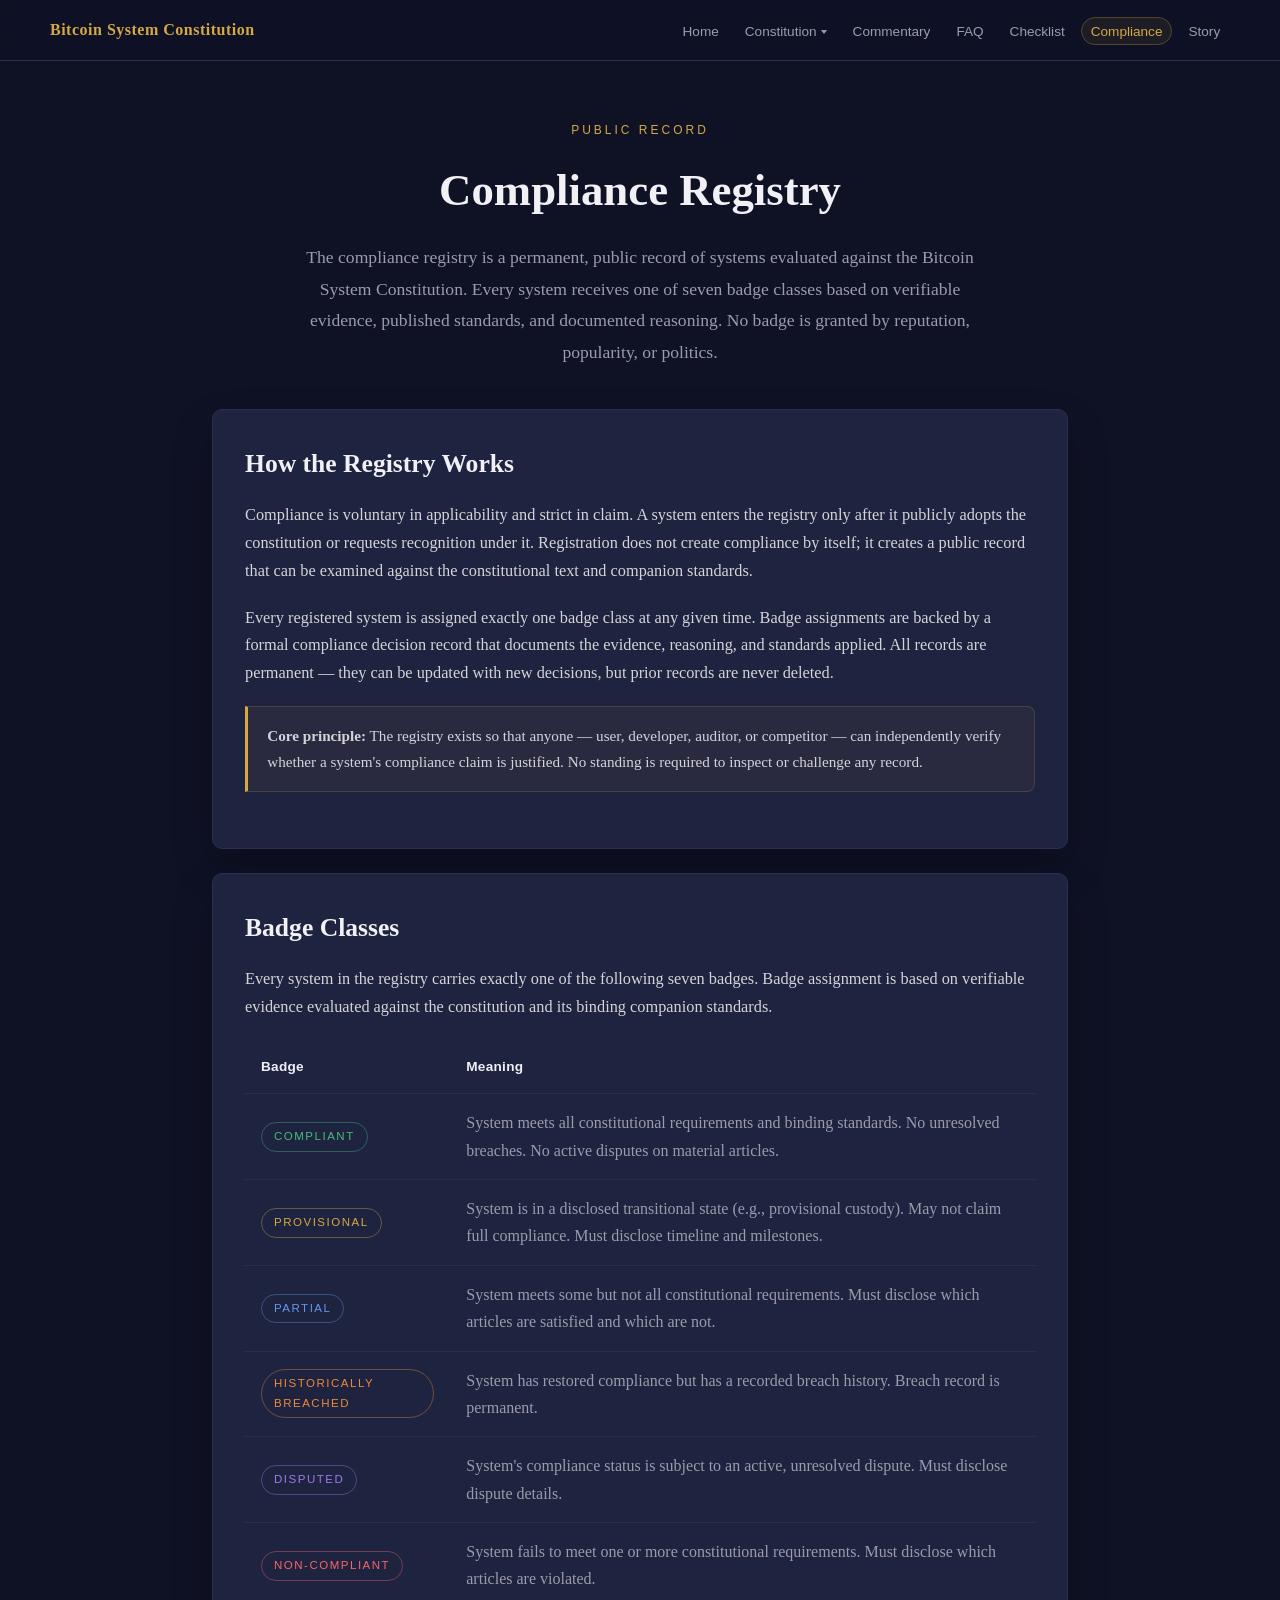
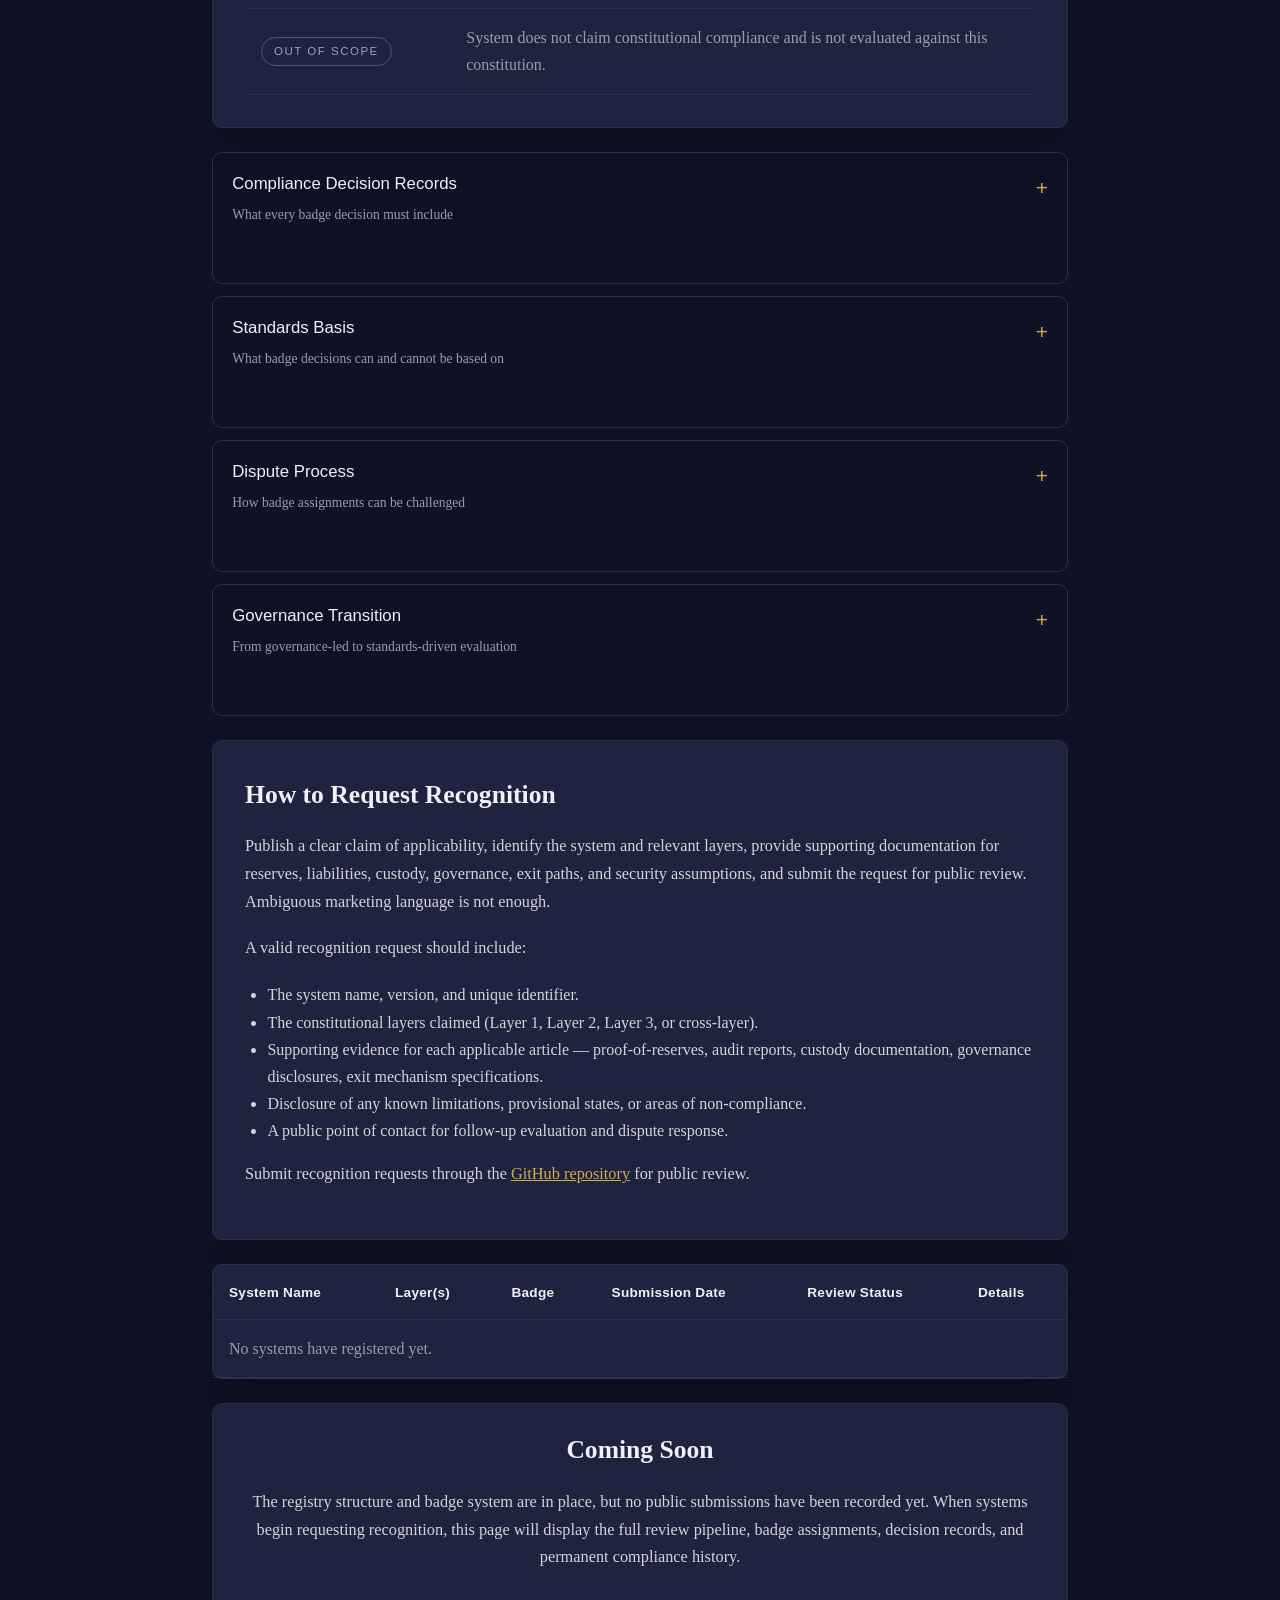
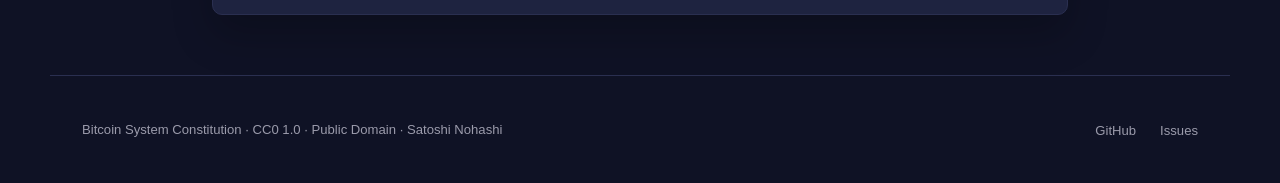
<file: compliance.html>
<!DOCTYPE html>
<html lang="en">
<head>
  <meta charset="UTF-8">
  <meta name="viewport" content="width=device-width, initial-scale=1.0">
  <title>Compliance Registry | Bitcoin System Constitution</title>
  <meta name="description" content="Compliance registry, badge system, and recognition process for Bitcoin System Constitution claims.">
  <meta property="og:title" content="Compliance Registry | Bitcoin System Constitution">
  <meta property="og:description" content="Compliance registry, badge system, and recognition process for Bitcoin System Constitution claims.">
  <meta property="og:type" content="article">
  <meta property="og:url" content="https://thebitcoinconstitution.com/compliance.html">
  <meta property="og:image" content="https://thebitcoinconstitution.com/seal-128.png">
  <meta property="og:site_name" content="Bitcoin System Constitution">
  <meta name="twitter:card" content="summary">
  <meta name="twitter:title" content="Compliance Registry | Bitcoin System Constitution">
  <meta name="twitter:description" content="Public compliance registry with seven badge classes for systems evaluated against the Bitcoin Constitution.">
  <meta name="twitter:image" content="https://thebitcoinconstitution.com/seal-128.png">
  <link rel="canonical" href="https://thebitcoinconstitution.com/compliance.html">
  <link rel="icon" href="favicon.ico">
  <link rel="icon" type="image/png" sizes="128x128" href="seal-128.png">
  <link rel="stylesheet" href="styles.css">
</head>
<body class="content-page">
  <nav>
    <div class="nav-inner">
      <a href="index.html" class="nav-brand">Bitcoin System Constitution</a>
      <button class="nav-toggle" type="button" aria-label="Toggle navigation" onclick="document.querySelector('.nav-links').classList.toggle('open')">☰</button>
      <ul class="nav-links">
        <li><a href="index.html">Home</a></li>
        <li class="nav-dropdown"><a href="constitution.html" class="nav-dropdown-trigger">Constitution</a><ul class="nav-submenu"><li><a href="one-pager.html">One-Page Summary</a></li><li><a href="companions.html">Companion Standards</a></li><li><a href="https://github.com/SatNohashi/Bitcoin-System-Constitution" target="_blank" rel="noopener">GitHub</a></li></ul></li>
        <li><a href="commentary.html">Commentary</a></li>
        <li><a href="faq.html">FAQ</a></li>
        <li><a href="checklist.html">Checklist</a></li>
        <li><a href="compliance.html" class="active">Compliance</a></li><li><a href="story.html">Story</a></li>
      </ul>
    </div>
  </nav>

  <main class="page-shell narrow-page">
    <header class="page-hero narrow">
      <p class="eyebrow">Public Record</p>
      <h1>Compliance Registry</h1>
      <p class="page-intro">The compliance registry is a permanent, public record of systems evaluated against the Bitcoin System Constitution. Every system receives one of seven badge classes based on verifiable evidence, published standards, and documented reasoning. No badge is granted by reputation, popularity, or politics.</p>
    </header>

    <!-- How the Registry Works -->
    <section class="content-card" style="margin-bottom: 1.5rem;">
      <h2>How the Registry Works</h2>
      <p>Compliance is voluntary in applicability and strict in claim. A system enters the registry only after it publicly adopts the constitution or requests recognition under it. Registration does not create compliance by itself; it creates a public record that can be examined against the constitutional text and companion standards.</p>
      <p>Every registered system is assigned exactly one badge class at any given time. Badge assignments are backed by a formal compliance decision record that documents the evidence, reasoning, and standards applied. All records are permanent — they can be updated with new decisions, but prior records are never deleted.</p>
      <div class="info-box">
        <p><strong>Core principle:</strong> The registry exists so that anyone — user, developer, auditor, or competitor — can independently verify whether a system's compliance claim is justified. No standing is required to inspect or challenge any record.</p>
      </div>
    </section>

    <!-- Badge Classes -->
    <section class="content-card" style="margin-bottom: 1.5rem;">
      <h2>Badge Classes</h2>
      <p>Every system in the registry carries exactly one of the following seven badges. Badge assignment is based on verifiable evidence evaluated against the constitution and its binding companion standards.</p>
      <div class="table-wrap">
        <table>
          <thead>
            <tr>
              <th style="min-width: 160px;">Badge</th>
              <th>Meaning</th>
            </tr>
          </thead>
          <tbody>
            <tr>
              <td><span class="status-badge" style="border-color: rgba(72, 187, 120, 0.4); color: #48bb78;">Compliant</span></td>
              <td>System meets all constitutional requirements and binding standards. No unresolved breaches. No active disputes on material articles.</td>
            </tr>
            <tr>
              <td><span class="status-badge" style="border-color: rgba(212, 168, 67, 0.4); color: #d4a843;">Provisional</span></td>
              <td>System is in a disclosed transitional state (e.g., provisional custody). May not claim full compliance. Must disclose timeline and milestones.</td>
            </tr>
            <tr>
              <td><span class="status-badge" style="border-color: rgba(100, 149, 237, 0.4); color: #6495ed;">Partial</span></td>
              <td>System meets some but not all constitutional requirements. Must disclose which articles are satisfied and which are not.</td>
            </tr>
            <tr>
              <td><span class="status-badge" style="border-color: rgba(237, 137, 54, 0.4); color: #ed8936;">Historically Breached</span></td>
              <td>System has restored compliance but has a recorded breach history. Breach record is permanent.</td>
            </tr>
            <tr>
              <td><span class="status-badge" style="border-color: rgba(159, 122, 234, 0.4); color: #9f7aea;">Disputed</span></td>
              <td>System's compliance status is subject to an active, unresolved dispute. Must disclose dispute details.</td>
            </tr>
            <tr>
              <td><span class="status-badge" style="border-color: rgba(245, 101, 101, 0.4); color: #f56565;">Non-Compliant</span></td>
              <td>System fails to meet one or more constitutional requirements. Must disclose which articles are violated.</td>
            </tr>
            <tr>
              <td><span class="status-badge" style="border-color: rgba(160, 160, 180, 0.4); color: #a0a0b4;">Out of Scope</span></td>
              <td>System does not claim constitutional compliance and is not evaluated against this constitution.</td>
            </tr>
          </tbody>
        </table>
      </div>
    </section>

    <!-- Accordion sections for detailed content -->

    <!-- Compliance Decision Records -->
    <div class="accordion" style="margin-bottom: 0.75rem;">
      <input type="checkbox" id="acc-decisions" class="accordion-toggle">
      <label for="acc-decisions" class="accordion-label">
        Compliance Decision Records
        <span class="companion-desc">What every badge decision must include</span>
      </label>
      <div class="accordion-body">
        <div class="accordion-inner">
          <p>Every badge assignment or change must be backed by a formal compliance decision record. These records ensure that no badge is granted, revoked, or changed without a documented, verifiable basis.</p>

          <h3>Required Elements</h3>
          <p>Every compliance decision record must include all ten of the following:</p>
          <ol>
            <li><strong>System identification</strong> — The name, version, and unique identifier of the system being evaluated.</li>
            <li><strong>Badge assigned</strong> — The specific badge class assigned as a result of this decision.</li>
            <li><strong>Date</strong> — The date the decision was issued.</li>
            <li><strong>Articles reviewed</strong> — The specific constitutional articles evaluated in this decision.</li>
            <li><strong>Evidence used</strong> — The evidence examined, including proof-of-reserves attestations, audit reports, public disclosures, on-chain data, or operational documentation.</li>
            <li><strong>Standards applied</strong> — The specific companion standards, checklists, or verification criteria applied during evaluation.</li>
            <li><strong>Disputes</strong> — Any active or resolved disputes relevant to the system at the time of evaluation.</li>
            <li><strong>Limitations</strong> — Any limitations, caveats, or scope restrictions that affect the decision.</li>
            <li><strong>Evaluator identification</strong> — The individual, organization, or process responsible for the evaluation.</li>
            <li><strong>Decision rationale</strong> — A plain-language explanation of why the badge was assigned, including which requirements were met, which were not, and what evidence was decisive.</li>
          </ol>

          <div class="info-box" style="margin-top: 1rem;">
            <p><strong>Permanence rule:</strong> Compliance decision records are permanent. They may be updated with new decisions, supplemented with additional evidence, or superseded by later evaluations — but they are never deleted. The full history of every system's compliance record remains publicly accessible.</p>
          </div>
        </div>
      </div>
    </div>

    <!-- Standards Basis -->
    <div class="accordion" style="margin-bottom: 0.75rem;">
      <input type="checkbox" id="acc-standards" class="accordion-toggle">
      <label for="acc-standards" class="accordion-label">
        Standards Basis
        <span class="companion-desc">What badge decisions can and cannot be based on</span>
      </label>
      <div class="accordion-body">
        <div class="accordion-inner">
          <p>Badge assignments must be grounded in published, verifiable criteria. This section defines what constitutes a valid basis for a compliance decision — and what does not.</p>

          <h3>Permitted Bases</h3>
          <p>Badge decisions may be based on:</p>
          <ul>
            <li><strong>The constitution itself</strong> — The full text of the Bitcoin System Constitution, including all articles and definitions.</li>
            <li><strong>Binding companion standards</strong> — Published companion standards that have been formally adopted as binding under the constitutional framework.</li>
            <li><strong>Published verification checklists</strong> — Checklists and evaluation criteria that are publicly documented and available for independent review.</li>
            <li><strong>Public dispute resolution records</strong> — Outcomes of formally filed disputes that have been resolved through the documented process.</li>
          </ul>

          <h3>Prohibited Bases</h3>
          <p>Badge decisions must never be based on:</p>
          <ul>
            <li><strong>Subjective impressions</strong> — Personal opinions, gut feelings, or informal assessments that are not documented or verifiable.</li>
            <li><strong>Favoritism</strong> — Preferential treatment based on relationships, affiliations, or commercial interests.</li>
            <li><strong>Popularity</strong> — Market share, user count, social media following, or public sentiment.</li>
            <li><strong>Politics</strong> — Political alignment, ideological agreement, or community faction loyalty.</li>
            <li><strong>Unpublished criteria</strong> — Standards, thresholds, or requirements that have not been publicly documented before being applied.</li>
            <li><strong>Ad hoc standards</strong> — Requirements invented after the fact or applied inconsistently across systems.</li>
          </ul>

          <div class="info-box" style="margin-top: 1rem;">
            <p><strong>Transparency requirement:</strong> If a badge decision cannot cite a specific, published standard for every element of its reasoning, the decision is deficient and subject to challenge.</p>
          </div>
        </div>
      </div>
    </div>

    <!-- Dispute Process -->
    <div class="accordion" style="margin-bottom: 0.75rem;">
      <input type="checkbox" id="acc-disputes" class="accordion-toggle">
      <label for="acc-disputes" class="accordion-label">
        Dispute Process
        <span class="companion-desc">How badge assignments can be challenged</span>
      </label>
      <div class="accordion-body">
        <div class="accordion-inner">
          <p>Any badge assignment can be formally disputed. The dispute process exists to ensure that compliance decisions remain accountable, correctable, and transparent.</p>

          <h3>Standing</h3>
          <p>Anyone can file a dispute. No standing is required — you do not need to be a user of the system, a holder of any token, or a participant in any governance process. The dispute stands or falls on its evidence, not on who filed it.</p>

          <h3>Filing Requirements</h3>
          <p>A valid dispute must include all of the following:</p>
          <ol>
            <li><strong>System identified</strong> — The specific system whose badge is being contested.</li>
            <li><strong>Badge contested</strong> — The current badge assignment that the dispute challenges.</li>
            <li><strong>Basis</strong> — The constitutional articles, companion standards, or decision record elements that the dispute is grounded in.</li>
            <li><strong>Evidence</strong> — Specific, verifiable evidence supporting the dispute claim.</li>
            <li><strong>Requested outcome</strong> — The badge change or corrective action the filer believes is warranted.</li>
          </ol>

          <h3>Response Timeline</h3>
          <p>Once a dispute is filed, a response is required within <strong>14 days</strong>. The response must address the specific evidence and reasoning presented in the dispute. Failure to respond within the timeline is itself a matter of public record.</p>

          <h3>Permanence</h3>
          <p>All disputes — filed, pending, resolved, or withdrawn — are permanently accessible in the public record. Dispute history is never deleted, even after resolution. This ensures that patterns of repeated challenges, systemic issues, or governance failures remain visible.</p>
        </div>
      </div>
    </div>

    <!-- Governance Transition -->
    <div class="accordion" style="margin-bottom: 1.5rem;">
      <input type="checkbox" id="acc-governance" class="accordion-toggle">
      <label for="acc-governance" class="accordion-label">
        Governance Transition
        <span class="companion-desc">From governance-led to standards-driven evaluation</span>
      </label>
      <div class="accordion-body">
        <div class="accordion-inner">
          <p>The compliance registry is designed to transition from an initial governance-led phase to a fully standards-driven evaluation process.</p>

          <h3>Phase 1: Governance-Led</h3>
          <p>In Phase 1, badge assignments and compliance decisions are managed by the founding governance process. This phase exists because the companion standards, verification checklists, and dispute resolution mechanisms are still being published and refined. During this phase:</p>
          <ul>
            <li>Badge decisions are made by identified evaluators operating under published criteria.</li>
            <li>The governance process is responsible for publishing and maintaining the standards that badge decisions are based on.</li>
            <li>All decisions remain subject to the same transparency, documentation, and dispute requirements as in Phase 2.</li>
          </ul>

          <h3>Phase 2: Standards-Driven</h3>
          <p>In Phase 2, badge assignments are determined entirely by published, independently verifiable standards. The role of governance is reduced to maintaining the standards themselves — not to making individual compliance decisions. During this phase:</p>
          <ul>
            <li>Any qualified evaluator can issue a compliance decision record using the published standards.</li>
            <li>Badge assignments are reproducible — different evaluators applying the same standards to the same evidence should reach the same conclusion.</li>
            <li>Governance maintains the standards but does not control access to the evaluation process.</li>
          </ul>

          <h3>Anti-Capture Safeguard</h3>
          <div class="info-box">
            <p><strong>12-month disclosure rule:</strong> If governance fails to publish a transition timeline from Phase 1 to Phase 2 within 12 months of the registry's first badge assignment, that failure is itself disclosed in the registry as a governance deficiency. This safeguard exists to prevent indefinite governance control over the compliance process.</p>
          </div>
        </div>
      </div>
    </div>

    <!-- How to Request Recognition -->
    <section class="content-card" style="margin-bottom: 1.5rem;">
      <h2>How to Request Recognition</h2>
      <p>Publish a clear claim of applicability, identify the system and relevant layers, provide supporting documentation for reserves, liabilities, custody, governance, exit paths, and security assumptions, and submit the request for public review. Ambiguous marketing language is not enough.</p>
      <p>A valid recognition request should include:</p>
      <ul style="padding-left: 1.4rem; margin-bottom: 1rem;">
        <li>The system name, version, and unique identifier.</li>
        <li>The constitutional layers claimed (Layer 1, Layer 2, Layer 3, or cross-layer).</li>
        <li>Supporting evidence for each applicable article — proof-of-reserves, audit reports, custody documentation, governance disclosures, exit mechanism specifications.</li>
        <li>Disclosure of any known limitations, provisional states, or areas of non-compliance.</li>
        <li>A public point of contact for follow-up evaluation and dispute response.</li>
      </ul>
      <p>Submit recognition requests through the <a href="https://github.com/SatNohashi/Bitcoin-System-Constitution" target="_blank" rel="noopener">GitHub repository</a> for public review.</p>
    </section>

    <!-- Registry Table -->
    <section class="table-card" style="margin-bottom: 1.5rem;">
      <div class="table-wrap">
        <table>
          <thead>
            <tr>
              <th>System Name</th>
              <th>Layer(s)</th>
              <th>Badge</th>
              <th>Submission Date</th>
              <th>Review Status</th>
              <th>Details</th>
            </tr>
          </thead>
          <tbody>
            <tr>
              <td colspan="6">No systems have registered yet.</td>
            </tr>
          </tbody>
        </table>
      </div>
    </section>

    <!-- Coming Soon -->
    <div class="empty-state">
      <h2>Coming Soon</h2>
      <p>The registry structure and badge system are in place, but no public submissions have been recorded yet. When systems begin requesting recognition, this page will display the full review pipeline, badge assignments, decision records, and permanent compliance history.</p>
    </div>
  </main>

  <footer>
    <div class="footer-left">Bitcoin System Constitution &middot; CC0 1.0 &middot; Public Domain &middot; Satoshi Nohashi</div>
    <ul class="footer-links">
      <li><a href="https://github.com/SatNohashi/Bitcoin-System-Constitution" target="_blank" rel="noopener">GitHub</a></li>
      <li><a href="https://github.com/SatNohashi/Bitcoin-System-Constitution/issues" target="_blank" rel="noopener">Issues</a></li>
    </ul>
  </footer>
</body>
</html>
</file>
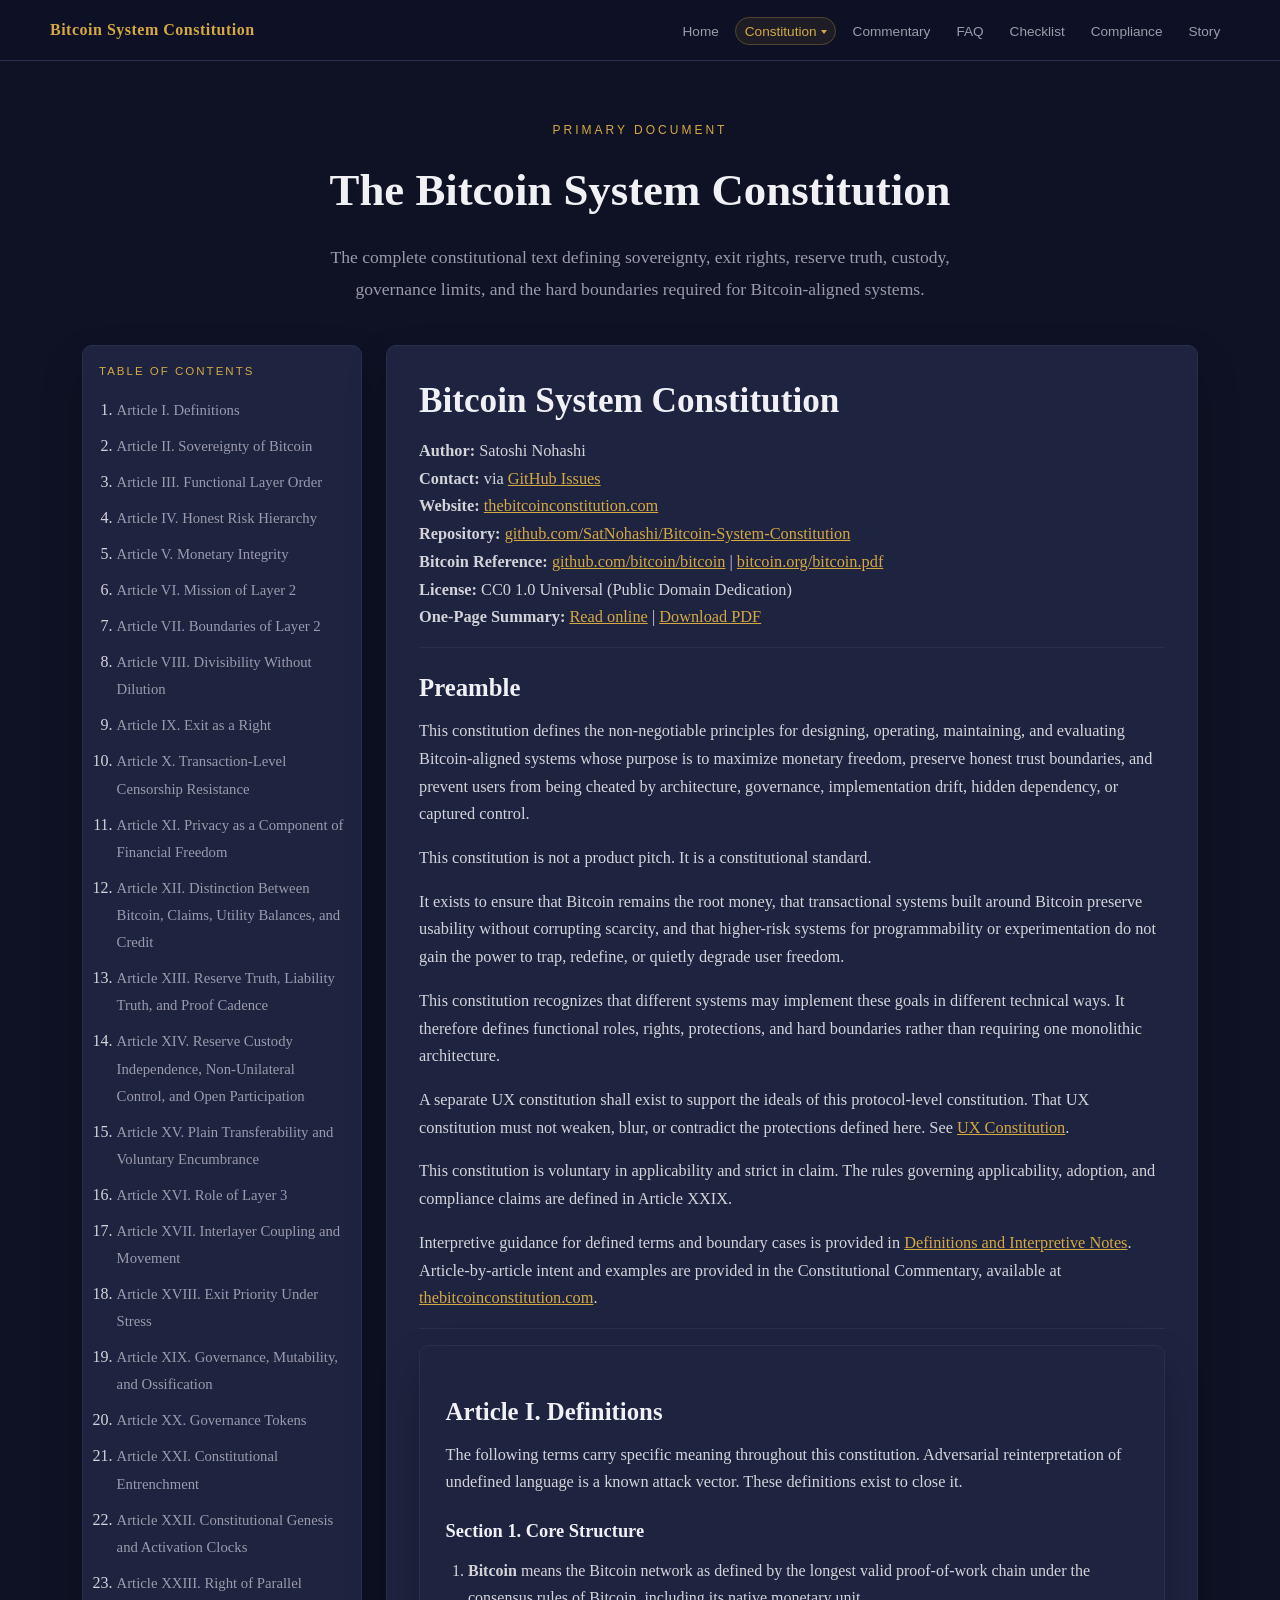
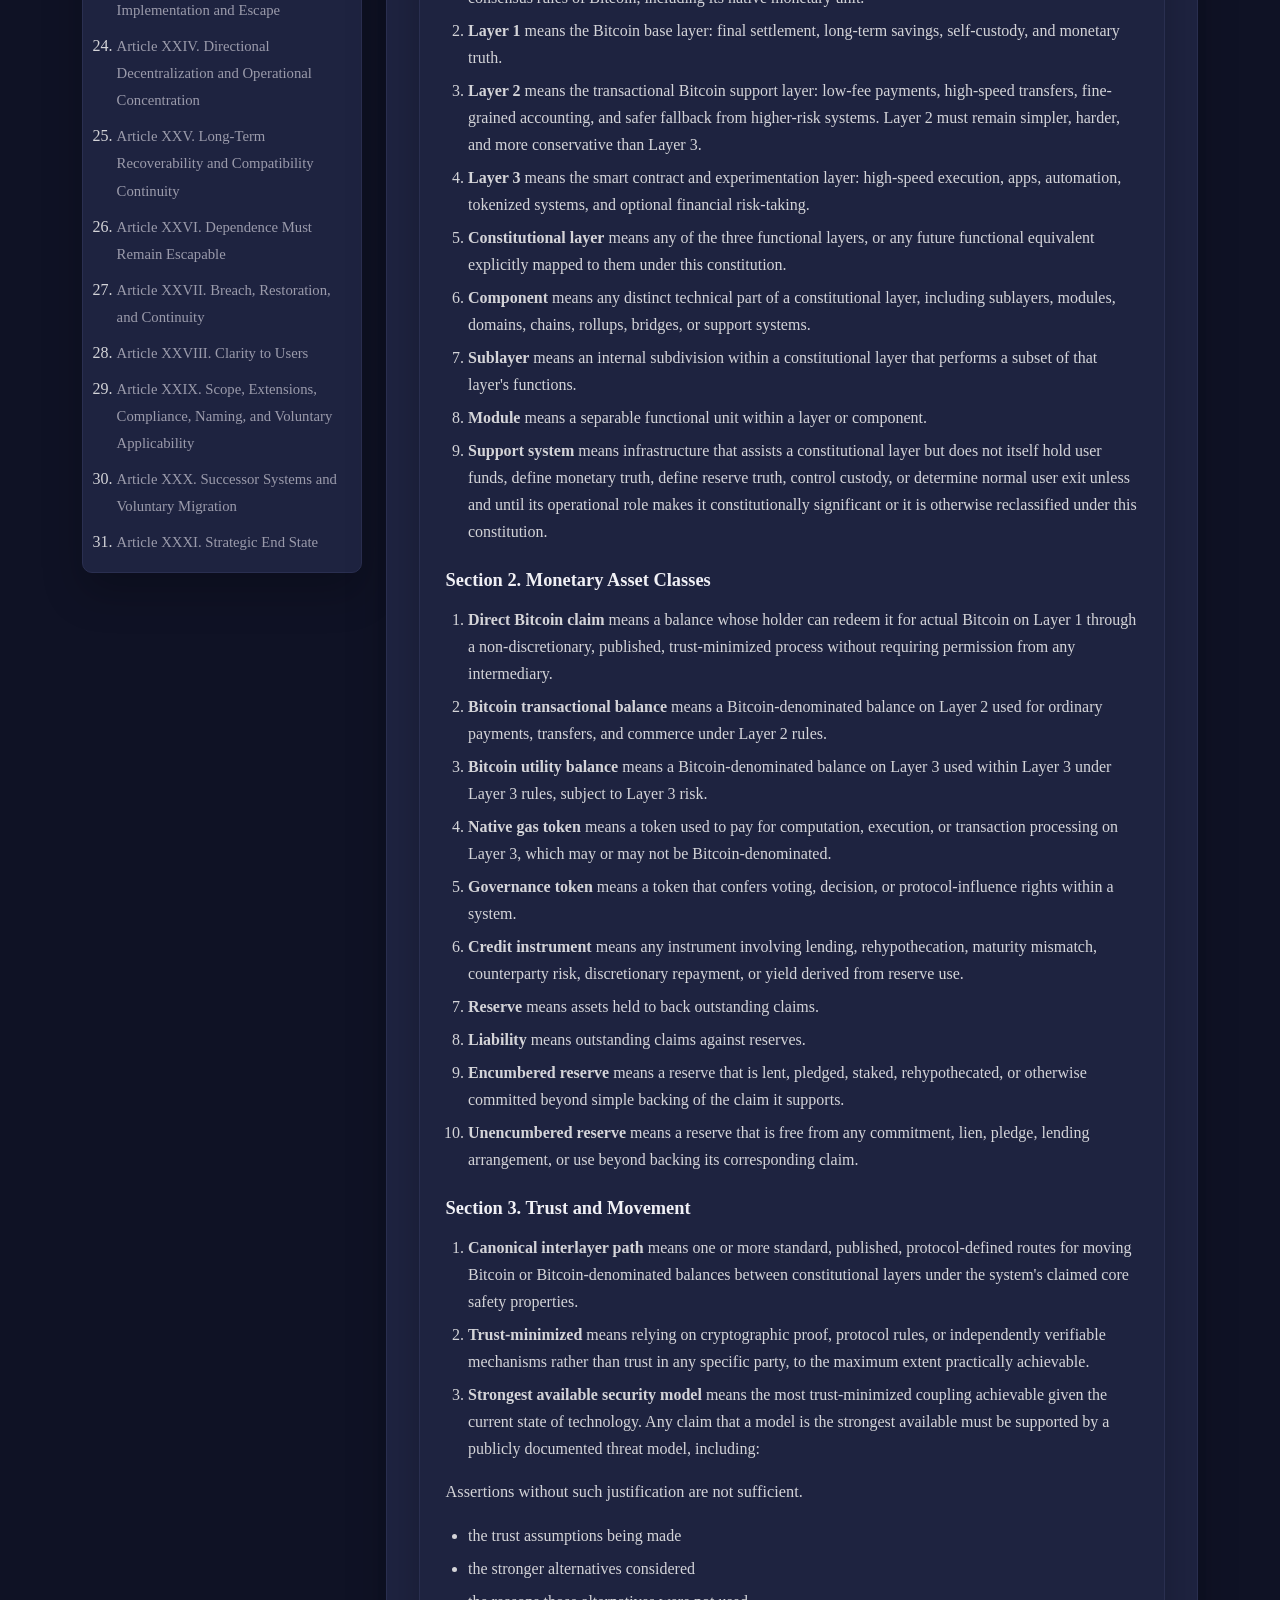
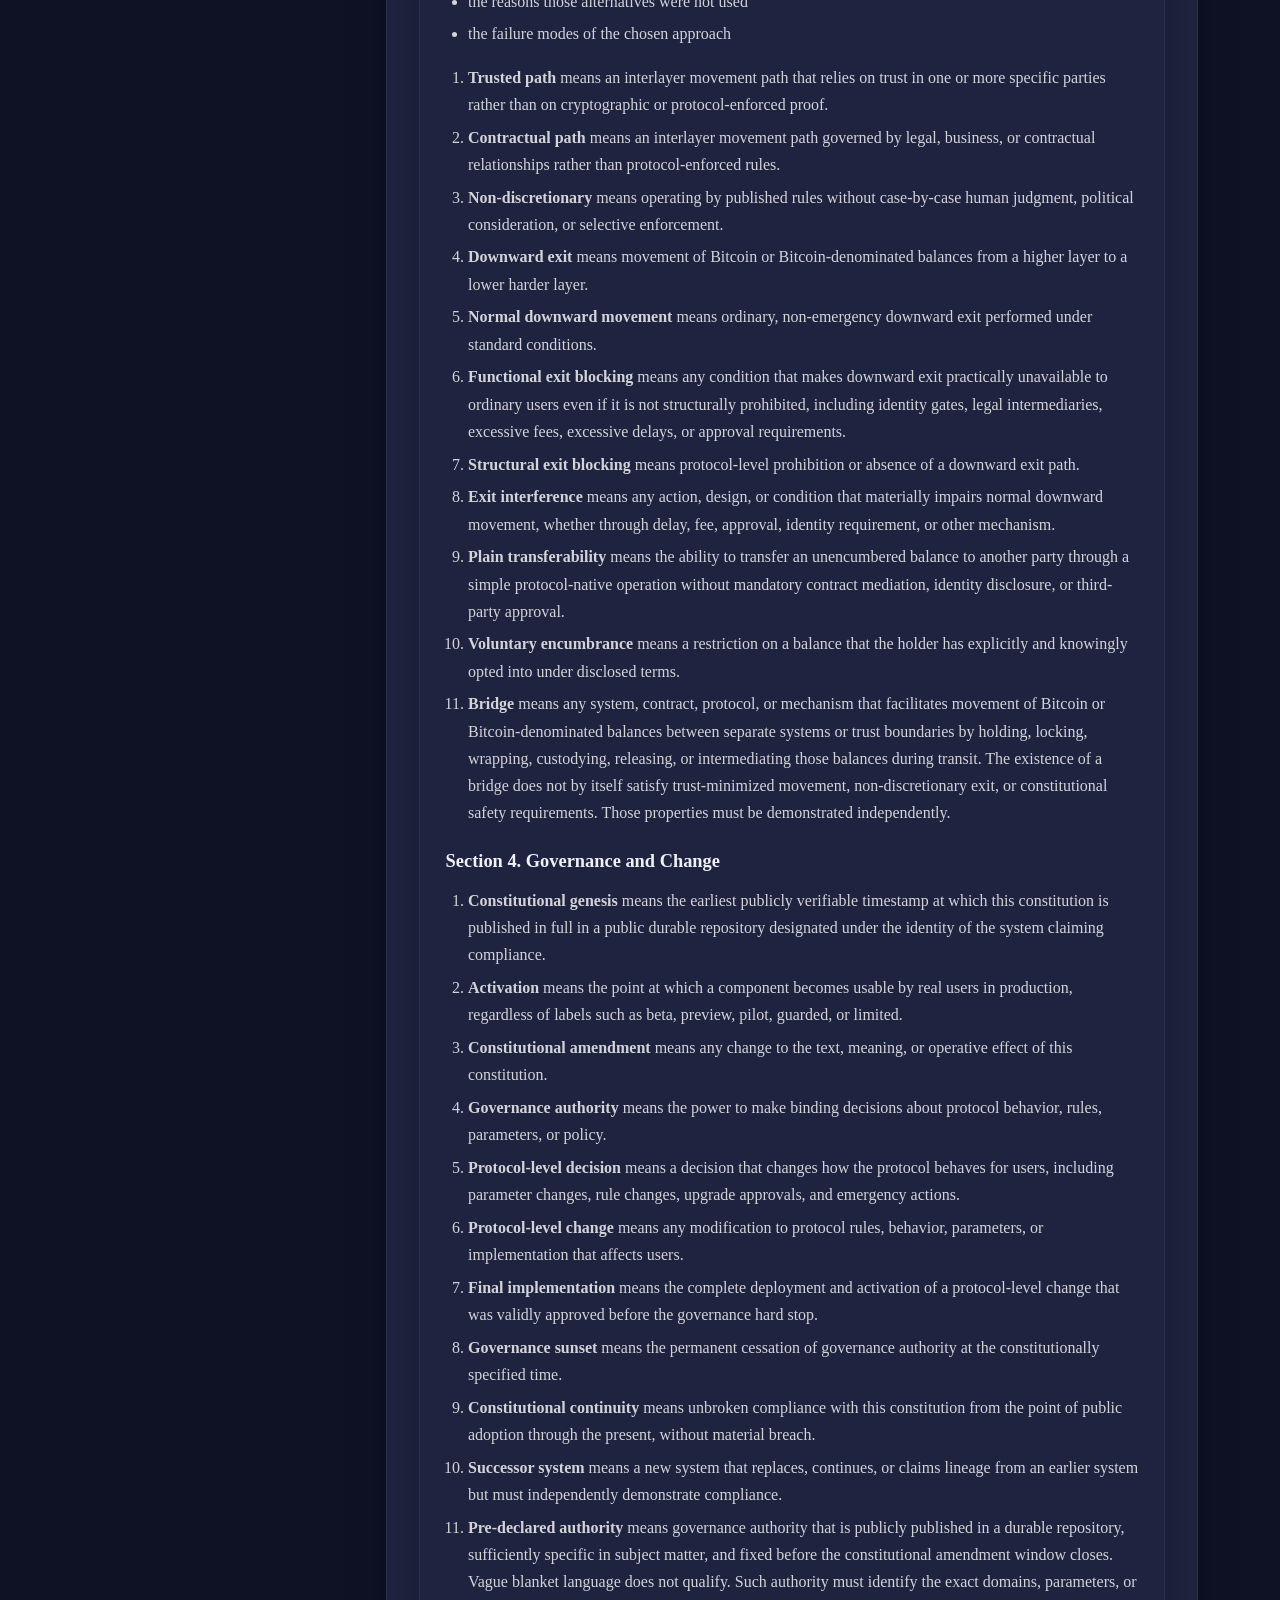
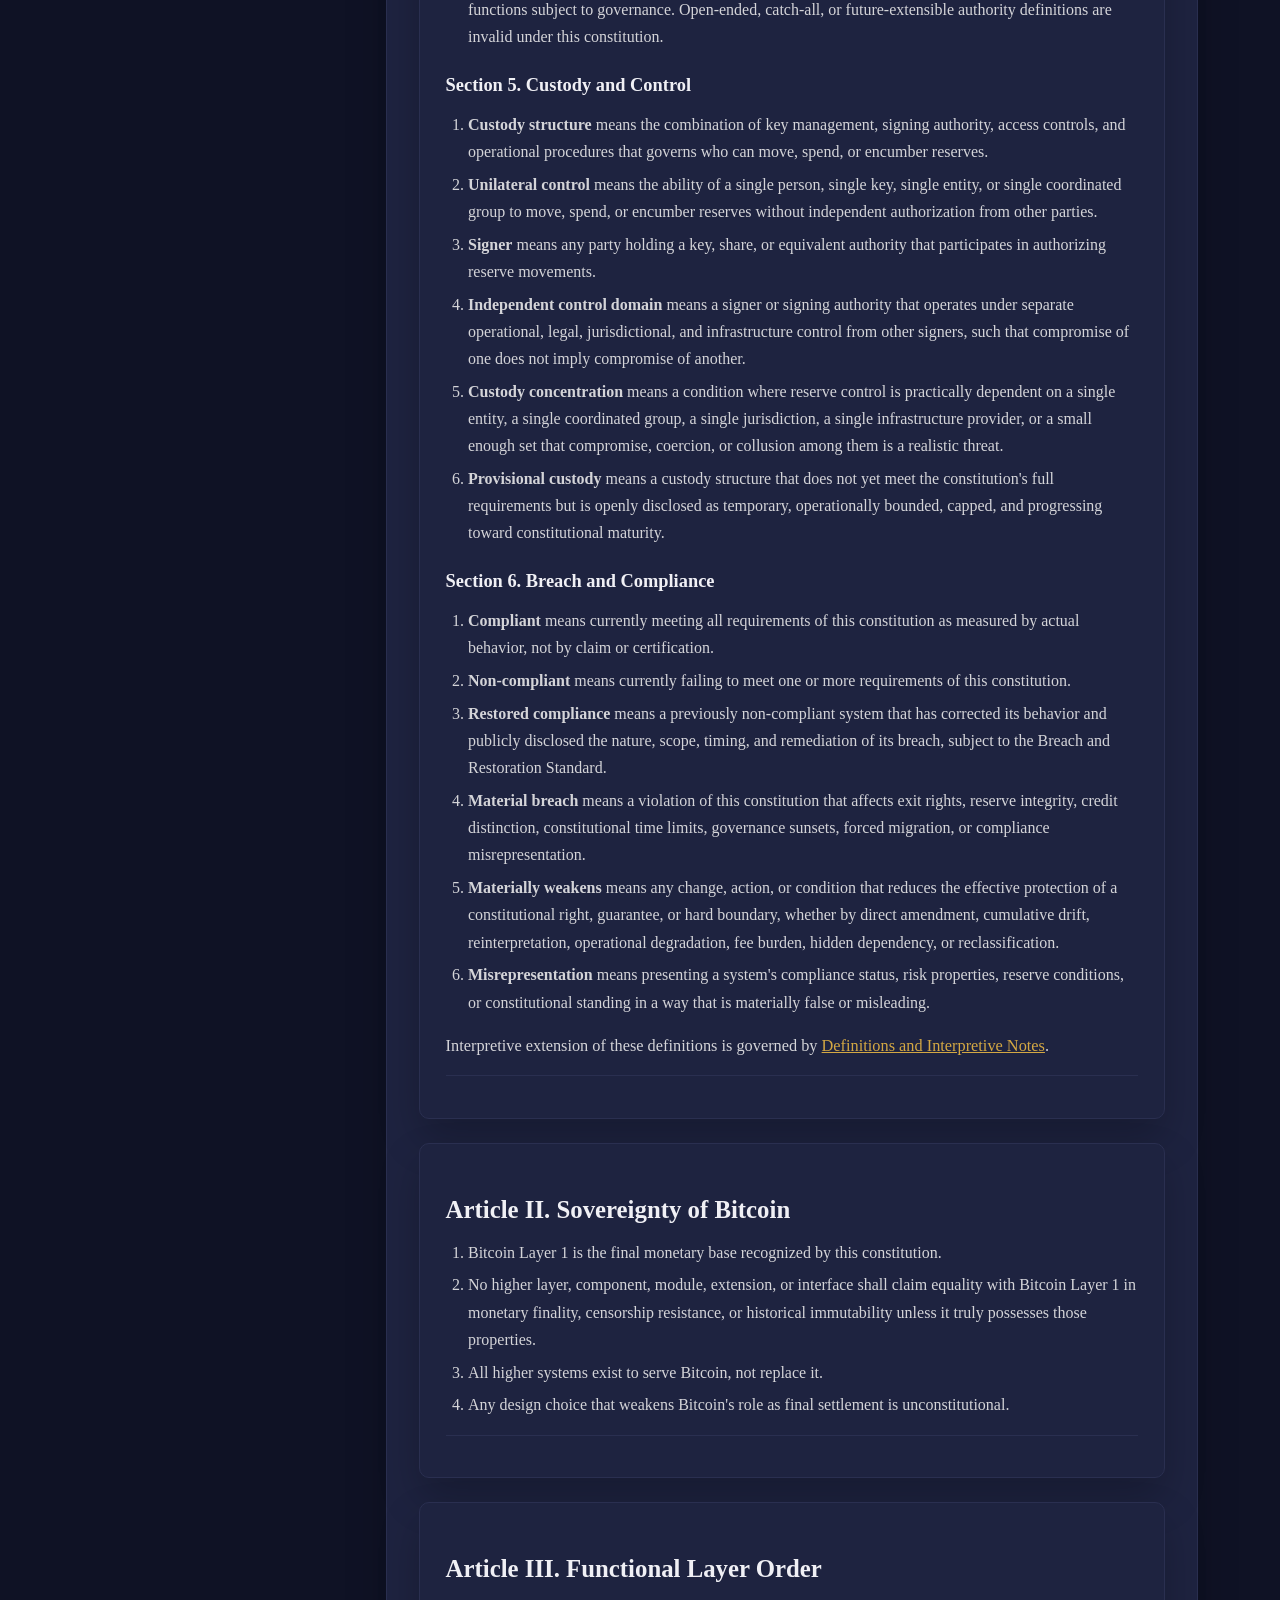
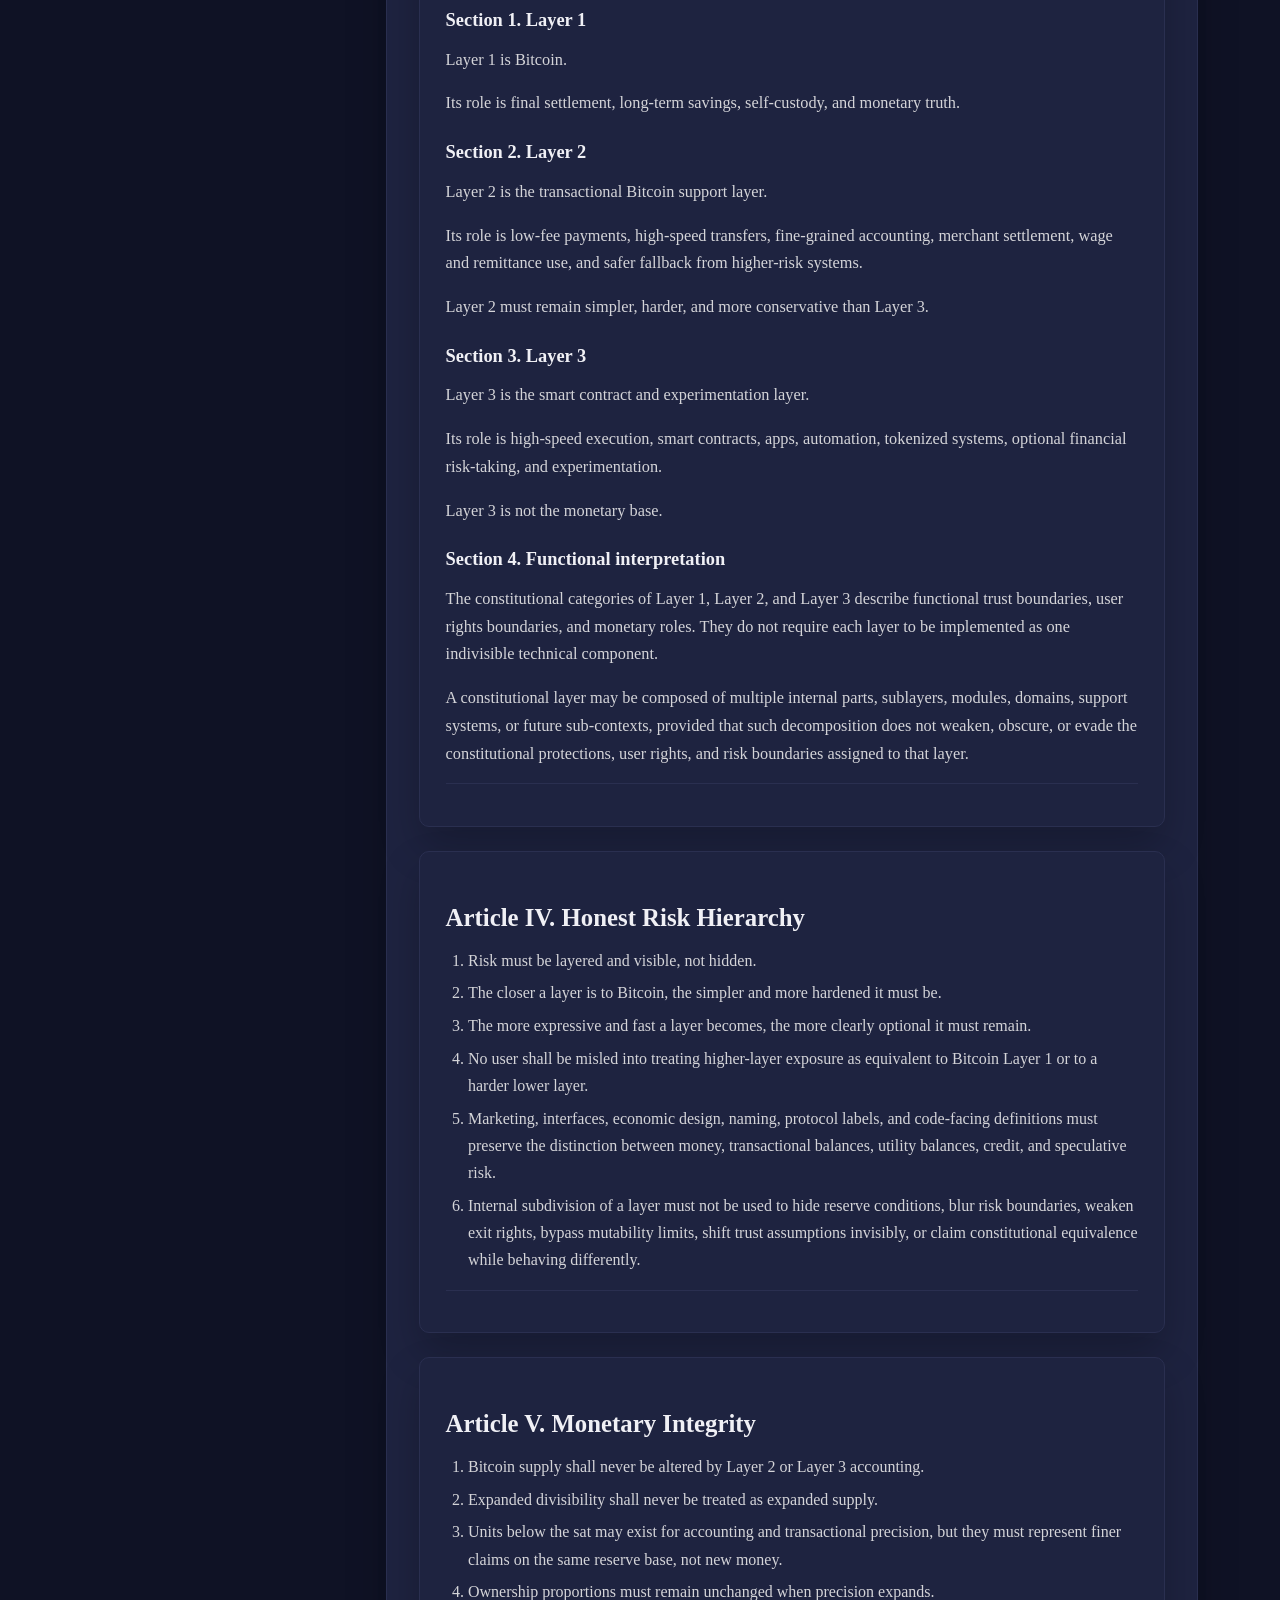
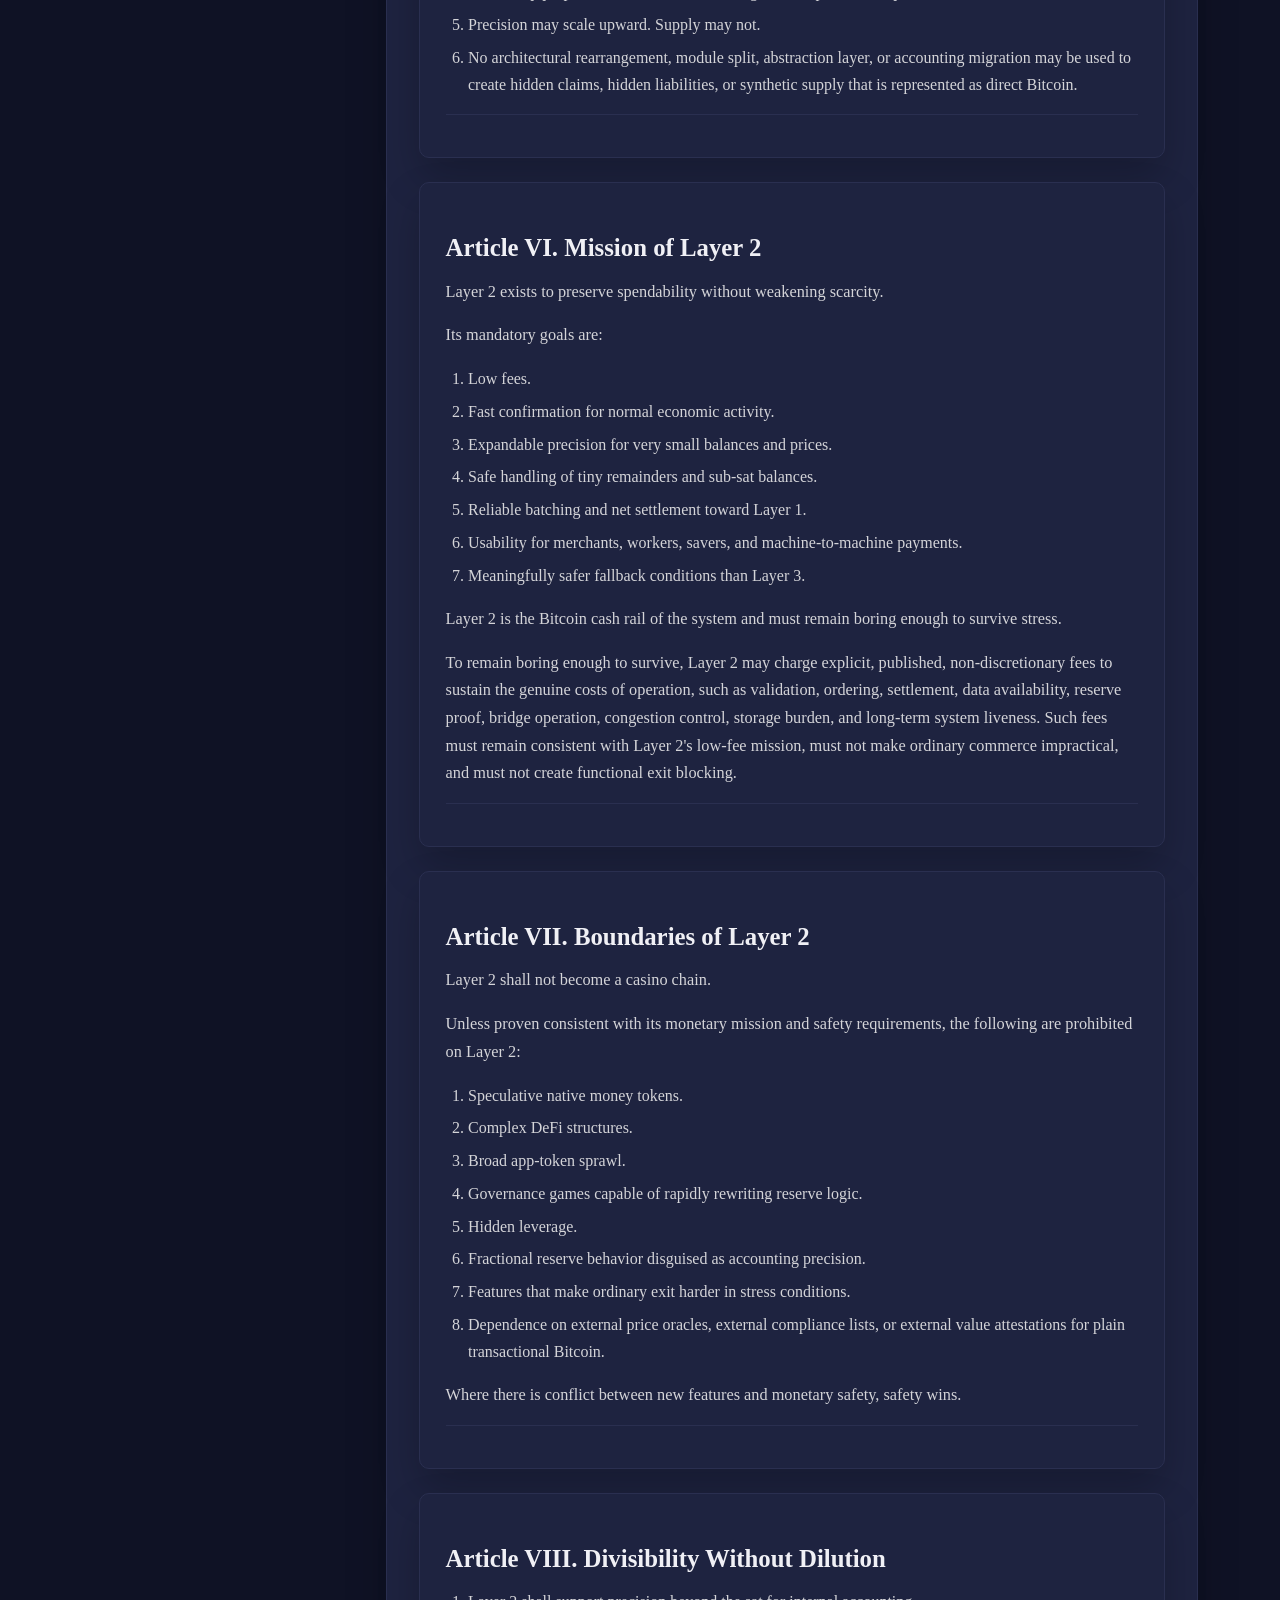
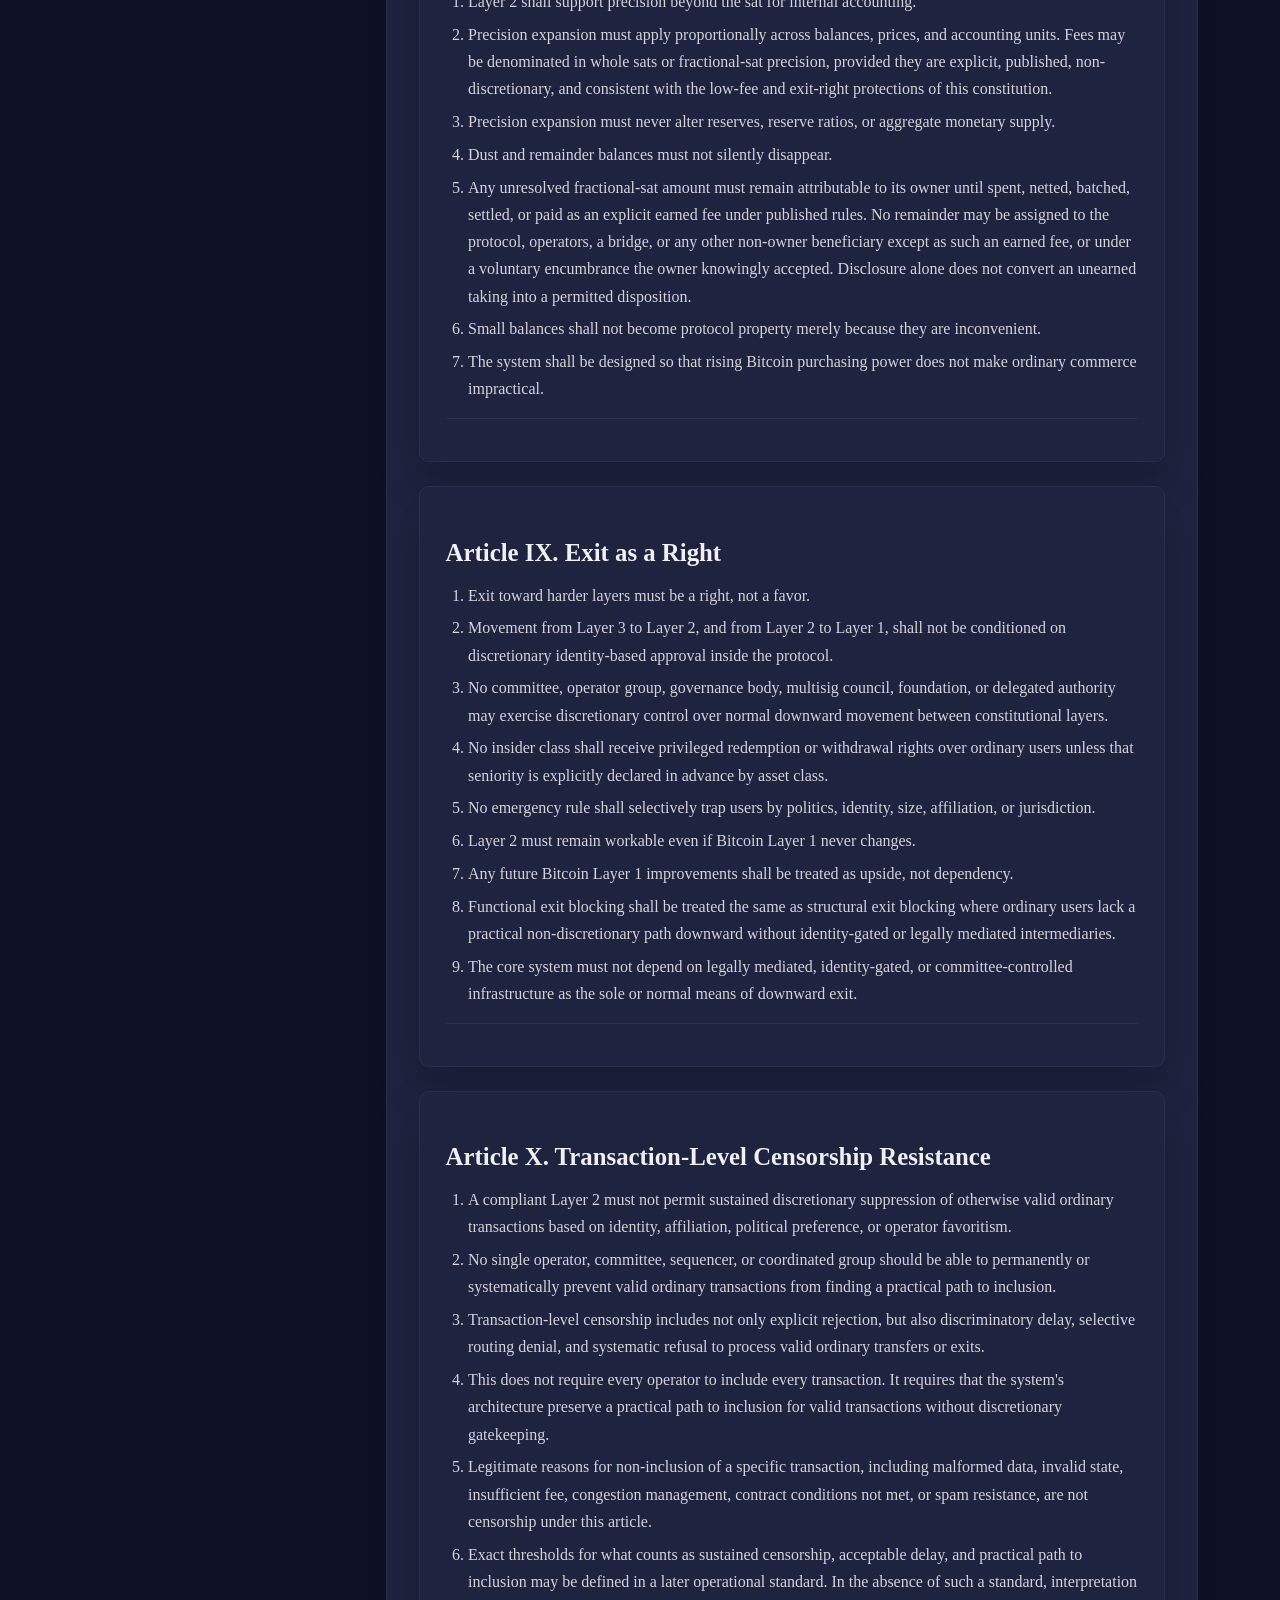
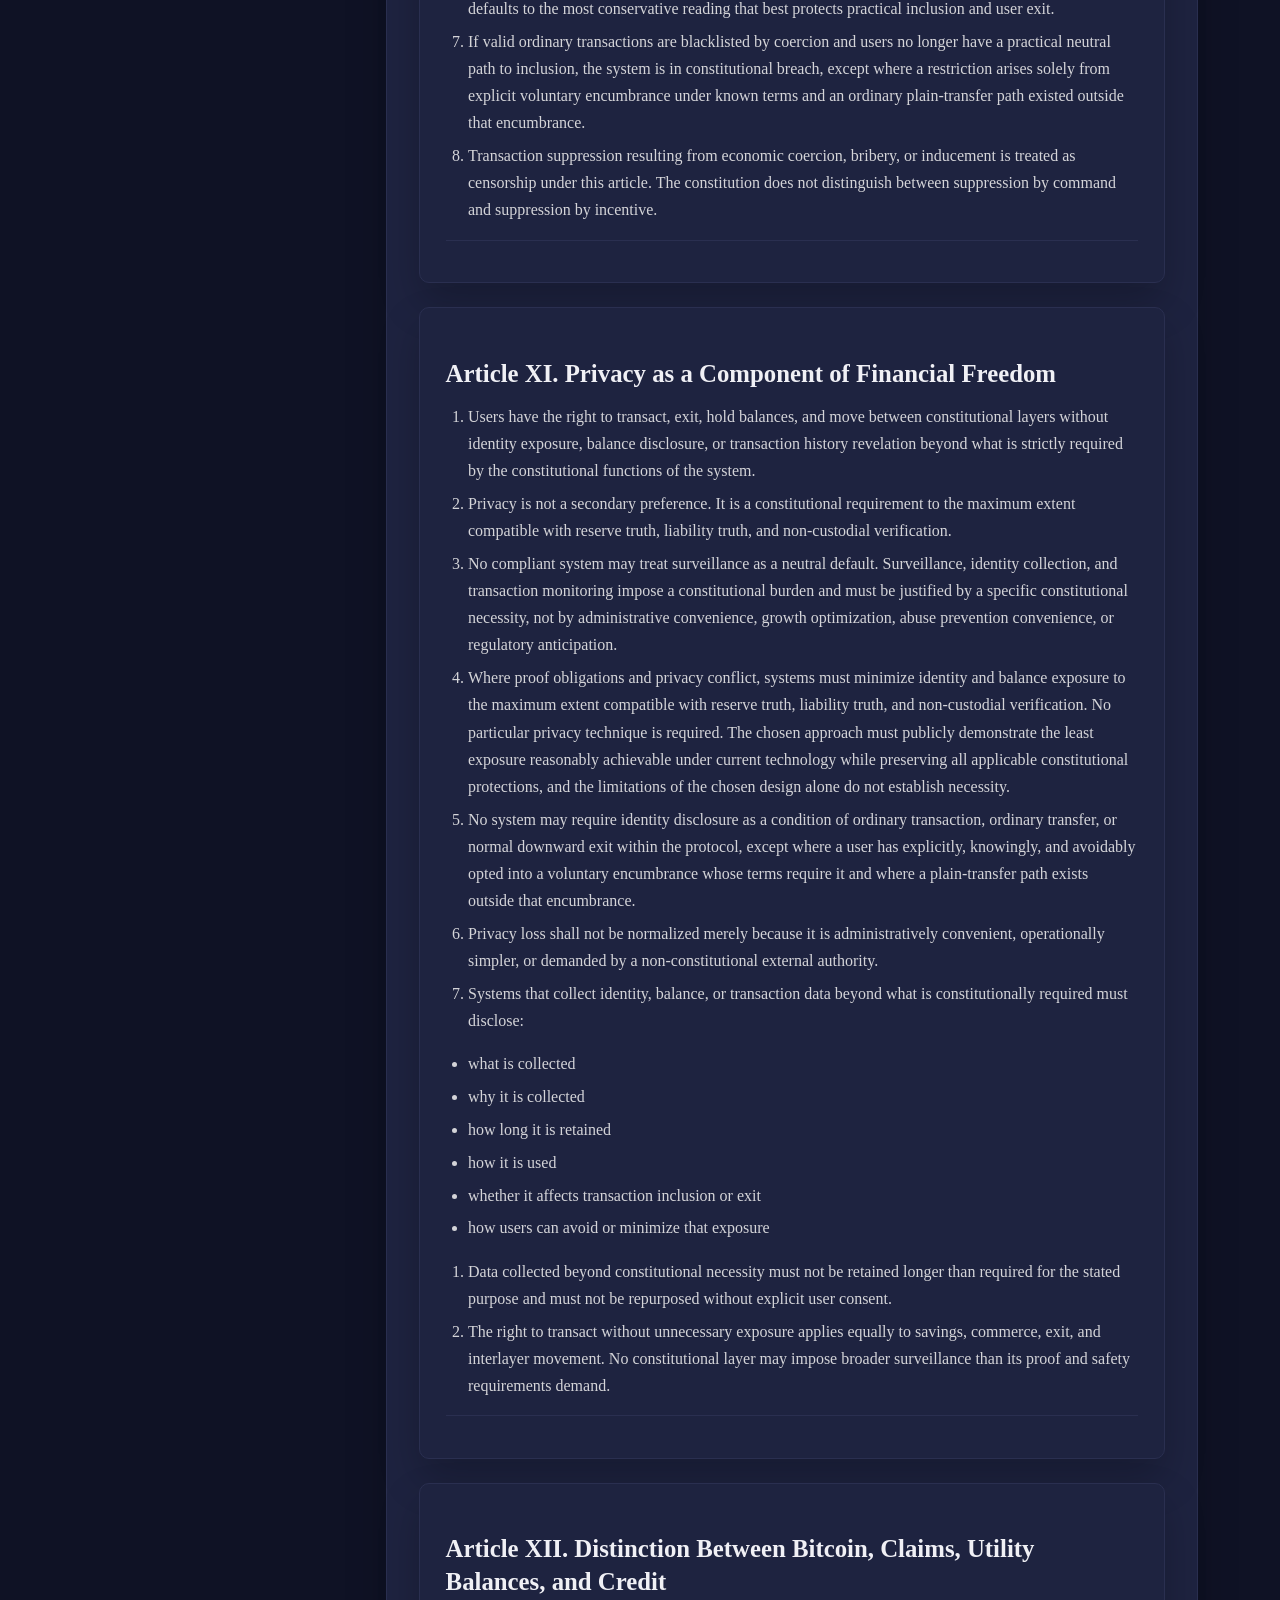
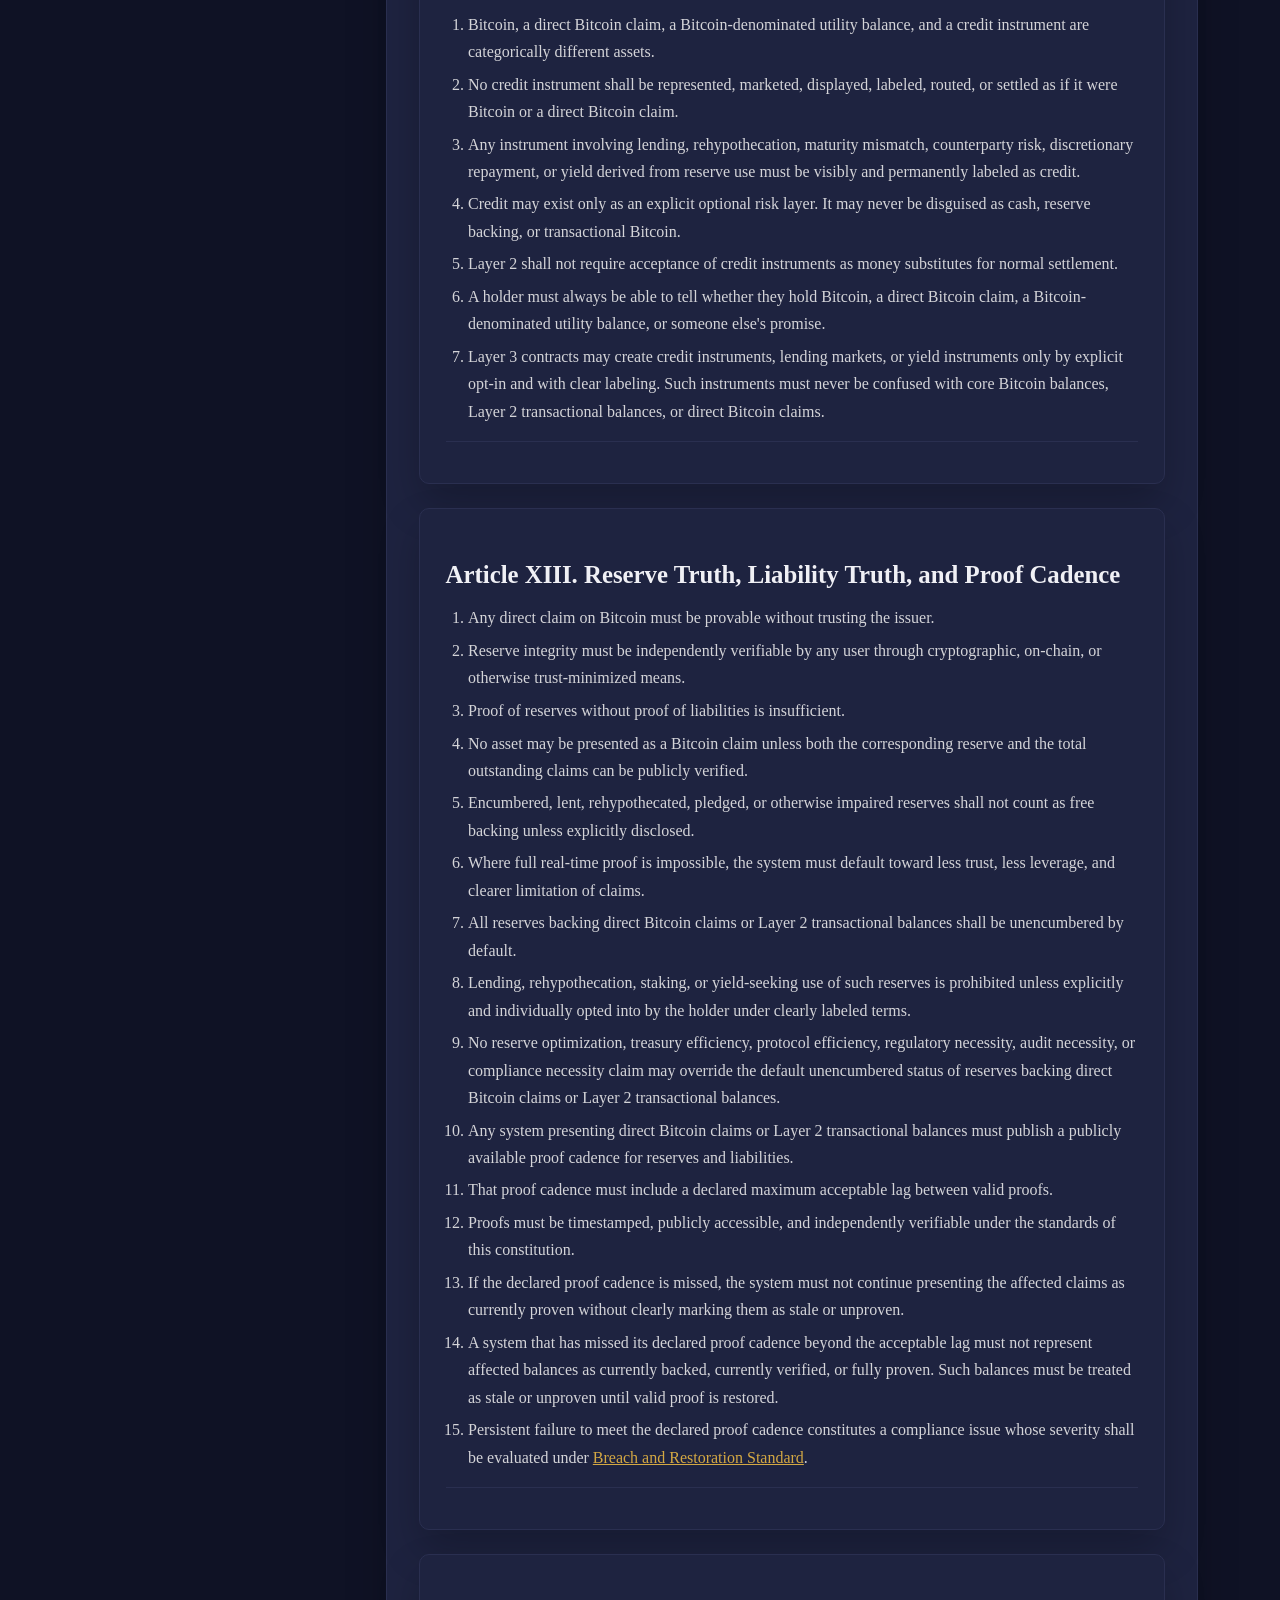
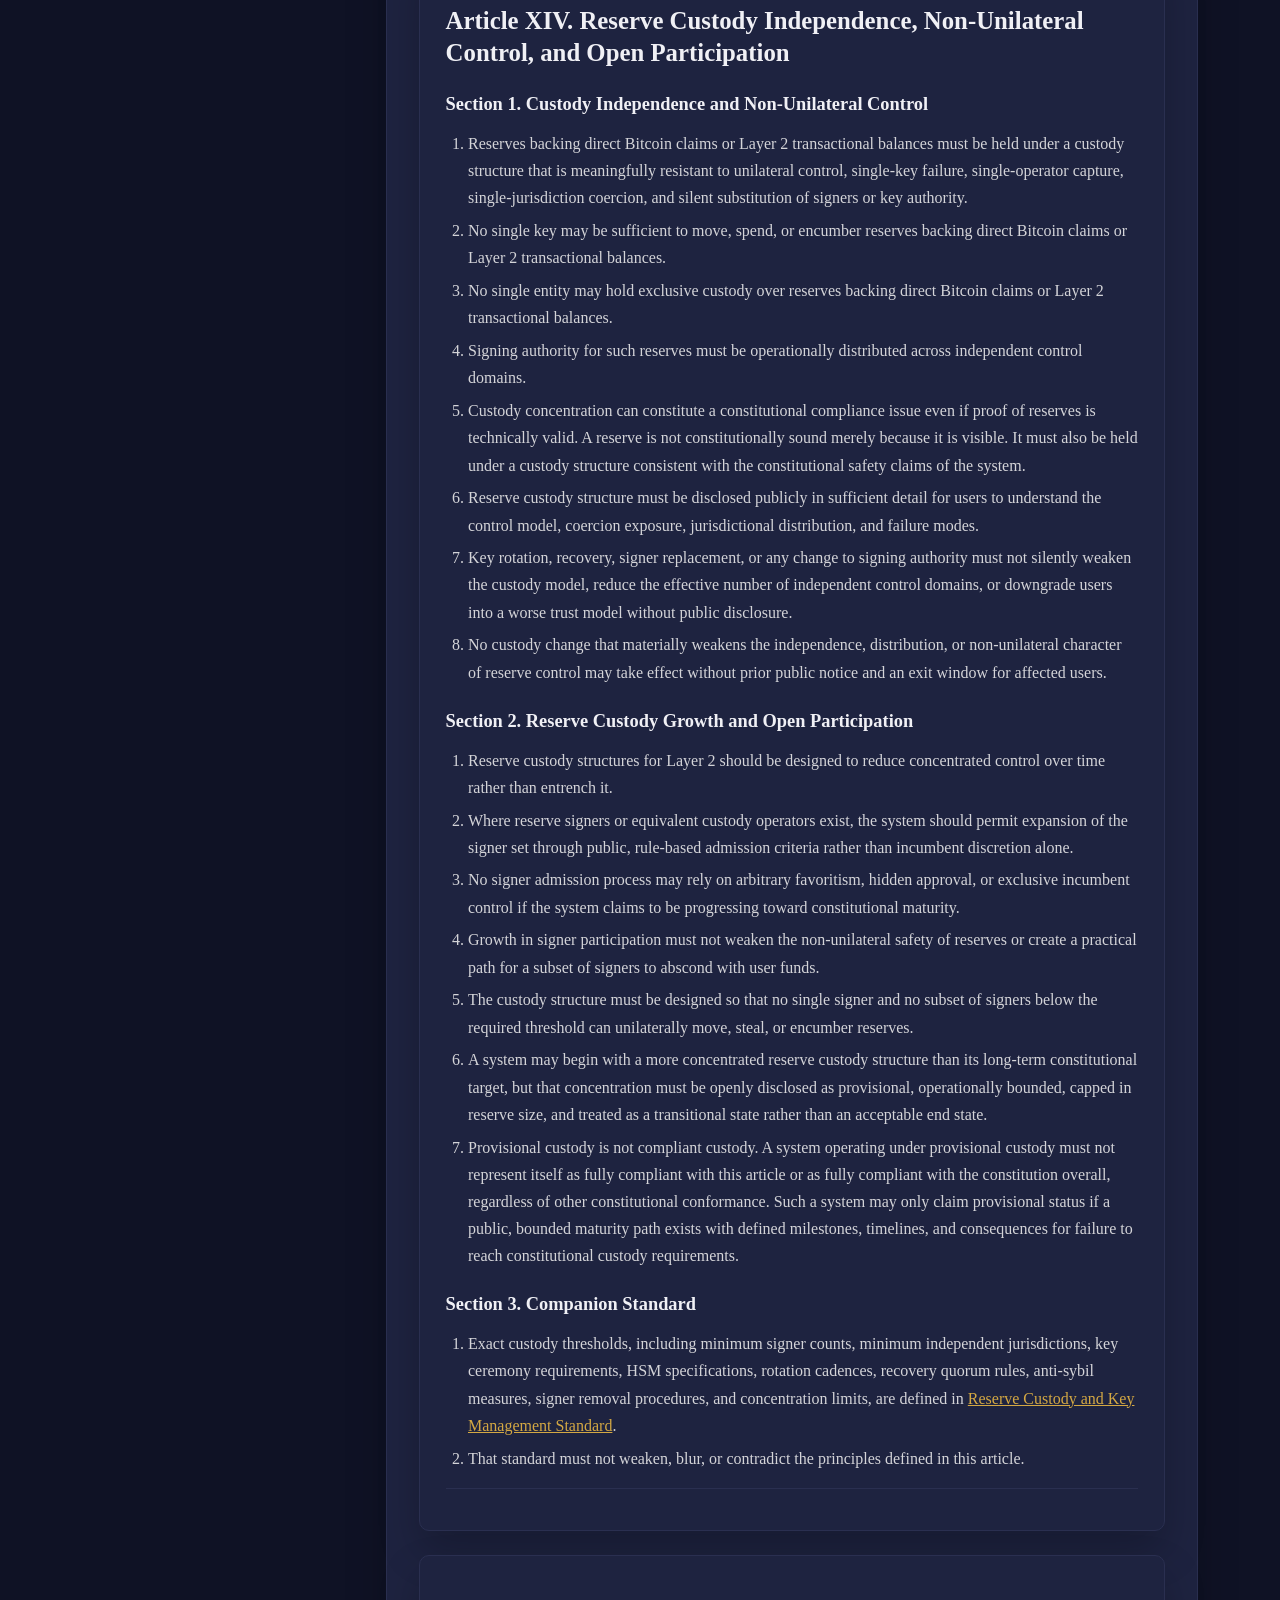
<file: constitution.html>
<!DOCTYPE html>
<html lang="en">
<head>
  <meta charset="UTF-8">
  <meta name="viewport" content="width=device-width, initial-scale=1.0">
  <title>Constitution | Bitcoin System Constitution</title>
  <meta name="description" content="Read the full Bitcoin System Constitution, including all 31 articles and defined terms.">
  <meta property="og:title" content="The Bitcoin System Constitution — Full Text">
  <meta property="og:description" content="Read the full Bitcoin System Constitution, including all 31 articles and defined terms covering sovereignty, exit rights, reserve truth, custody, and governance.">
  <meta property="og:type" content="article">
  <meta property="og:url" content="https://thebitcoinconstitution.com/constitution.html">
  <meta property="og:image" content="https://thebitcoinconstitution.com/seal-128.png">
  <meta property="og:site_name" content="Bitcoin System Constitution">
  <meta name="twitter:card" content="summary">
  <meta name="twitter:title" content="The Bitcoin System Constitution — Full Text">
  <meta name="twitter:description" content="31 articles defining sovereignty, exit rights, reserve truth, custody independence, governance limits, and hard boundaries for Bitcoin-aligned systems.">
  <meta name="twitter:image" content="https://thebitcoinconstitution.com/seal-128.png">
  <link rel="canonical" href="https://thebitcoinconstitution.com/constitution.html">
  <link rel="icon" href="favicon.ico">
  <link rel="icon" type="image/png" sizes="128x128" href="seal-128.png">
  <link rel="stylesheet" href="styles.css">
</head>
<body class="content-page">
  <nav><div class="nav-inner"><a href="index.html" class="nav-brand">Bitcoin System Constitution</a><button class="nav-toggle" type="button" aria-label="Toggle navigation" onclick="document.querySelector('.nav-links').classList.toggle('open')">☰</button><ul class="nav-links"><li><a href="index.html">Home</a></li><li class="nav-dropdown"><a href="constitution.html" class="nav-dropdown-trigger active">Constitution</a><ul class="nav-submenu"><li><a href="one-pager.html">One-Page Summary</a></li><li><a href="companions.html">Companion Standards</a></li><li><a href="https://github.com/SatNohashi/Bitcoin-System-Constitution" target="_blank" rel="noopener">GitHub</a></li></ul></li><li><a href="commentary.html">Commentary</a></li><li><a href="faq.html">FAQ</a></li><li><a href="checklist.html">Checklist</a></li><li><a href="compliance.html">Compliance</a></li><li><a href="story.html">Story</a></li></ul></div></nav>
  
  <main class="page-shell article-shell">
    <header class="page-hero narrow">
      <p class="eyebrow">Primary Document</p>
      <h1>The Bitcoin System Constitution</h1>
      <p class="page-intro">The complete constitutional text defining sovereignty, exit rights, reserve truth, custody, governance limits, and the hard boundaries required for Bitcoin-aligned systems.</p>
    </header>
    <div class="content-layout">
      <aside class="toc-card">
        <div class="toc-sticky">
          <p class="toc-label">Table of Contents</p>
          <ol class="toc-list"><li><a href="#article-i">Article I. Definitions</a></li><li><a href="#article-ii">Article II. Sovereignty of Bitcoin</a></li><li><a href="#article-iii">Article III. Functional Layer Order</a></li><li><a href="#article-iv">Article IV. Honest Risk Hierarchy</a></li><li><a href="#article-v">Article V. Monetary Integrity</a></li><li><a href="#article-vi">Article VI. Mission of Layer 2</a></li><li><a href="#article-vii">Article VII. Boundaries of Layer 2</a></li><li><a href="#article-viii">Article VIII. Divisibility Without Dilution</a></li><li><a href="#article-ix">Article IX. Exit as a Right</a></li><li><a href="#article-x">Article X. Transaction-Level Censorship Resistance</a></li><li><a href="#article-xi">Article XI. Privacy as a Component of Financial Freedom</a></li><li><a href="#article-xii">Article XII. Distinction Between Bitcoin, Claims, Utility Balances, and Credit</a></li><li><a href="#article-xiii">Article XIII. Reserve Truth, Liability Truth, and Proof Cadence</a></li><li><a href="#article-xiv">Article XIV. Reserve Custody Independence, Non-Unilateral Control, and Open Participation</a></li><li><a href="#article-xv">Article XV. Plain Transferability and Voluntary Encumbrance</a></li><li><a href="#article-xvi">Article XVI. Role of Layer 3</a></li><li><a href="#article-xvii">Article XVII. Interlayer Coupling and Movement</a></li><li><a href="#article-xviii">Article XVIII. Exit Priority Under Stress</a></li><li><a href="#article-xix">Article XIX. Governance, Mutability, and Ossification</a></li><li><a href="#article-xx">Article XX. Governance Tokens</a></li><li><a href="#article-xxi">Article XXI. Constitutional Entrenchment</a></li><li><a href="#article-xxii">Article XXII. Constitutional Genesis and Activation Clocks</a></li><li><a href="#article-xxiii">Article XXIII. Right of Parallel Implementation and Escape</a></li><li><a href="#article-xxiv">Article XXIV. Directional Decentralization and Operational Concentration</a></li><li><a href="#article-xxv">Article XXV. Long-Term Recoverability and Compatibility Continuity</a></li><li><a href="#article-xxvi">Article XXVI. Dependence Must Remain Escapable</a></li><li><a href="#article-xxvii">Article XXVII. Breach, Restoration, and Continuity</a></li><li><a href="#article-xxviii">Article XXVIII. Clarity to Users</a></li><li><a href="#article-xxix">Article XXIX. Scope, Extensions, Compliance, Naming, and Voluntary Applicability</a></li><li><a href="#article-xxx">Article XXX. Successor Systems and Voluntary Migration</a></li><li><a href="#article-xxxi">Article XXXI. Strategic End State</a></li></ol>
        </div>
      </aside>
      <article class="content-card prose constitution-prose"><h1>Bitcoin System Constitution</h1>
<p><strong>Author:</strong> Satoshi Nohashi<br>
<strong>Contact:</strong> via <a href="https://github.com/SatNohashi/Bitcoin-System-Constitution/issues">GitHub Issues</a><br>
<strong>Website:</strong> <a href="https://thebitcoinconstitution.com">thebitcoinconstitution.com</a><br>
<strong>Repository:</strong> <a href="https://github.com/SatNohashi/Bitcoin-System-Constitution">github.com/SatNohashi/Bitcoin-System-Constitution</a><br>
<strong>Bitcoin Reference:</strong> <a href="https://github.com/bitcoin/bitcoin">github.com/bitcoin/bitcoin</a> | <a href="https://bitcoin.org/bitcoin.pdf">bitcoin.org/bitcoin.pdf</a><br>
<strong>License:</strong> CC0 1.0 Universal (Public Domain Dedication)<br>
<strong>One-Page Summary:</strong> <a href="one-pager.html">Read online</a> | <a href="Bitcoin-System-Constitution-One-Page-Summary.pdf" download>Download PDF</a></p>
<hr>
<h2>Preamble</h2>
<p>This constitution defines the non-negotiable principles for designing, operating, maintaining, and evaluating Bitcoin-aligned systems whose purpose is to maximize monetary freedom, preserve honest trust boundaries, and prevent users from being cheated by architecture, governance, implementation drift, hidden dependency, or captured control.</p>
<p>This constitution is not a product pitch. It is a constitutional standard.</p>
<p>It exists to ensure that Bitcoin remains the root money, that transactional systems built around Bitcoin preserve usability without corrupting scarcity, and that higher-risk systems for programmability or experimentation do not gain the power to trap, redefine, or quietly degrade user freedom.</p>
<p>This constitution recognizes that different systems may implement these goals in different technical ways. It therefore defines functional roles, rights, protections, and hard boundaries rather than requiring one monolithic architecture.</p>
<p>A separate UX constitution shall exist to support the ideals of this protocol-level constitution. That UX constitution must not weaken, blur, or contradict the protections defined here. See <a href="companions.html#ux-constitution">UX Constitution</a>.</p>
<p>This constitution is voluntary in applicability and strict in claim. The rules governing applicability, adoption, and compliance claims are defined in Article XXIX.</p>
<p>Interpretive guidance for defined terms and boundary cases is provided in <a href="companions.html#definitions-interpretive-notes">Definitions and Interpretive Notes</a>. Article-by-article intent and examples are provided in the Constitutional Commentary, available at <a href="https://thebitcoinconstitution.com">thebitcoinconstitution.com</a>.</p>
<hr>
<section class="article-block" id="article-i">
<h2>Article I. Definitions</h2>
<p>The following terms carry specific meaning throughout this constitution. Adversarial reinterpretation of undefined language is a known attack vector. These definitions exist to close it.</p>
<h3>Section 1. Core Structure</h3>
<ol><li><strong>Bitcoin</strong> means the Bitcoin network as defined by the longest valid proof-of-work chain under the consensus rules of Bitcoin, including its native monetary unit.</li><li><strong>Layer 1</strong> means the Bitcoin base layer: final settlement, long-term savings, self-custody, and monetary truth.</li><li><strong>Layer 2</strong> means the transactional Bitcoin support layer: low-fee payments, high-speed transfers, fine-grained accounting, and safer fallback from higher-risk systems. Layer 2 must remain simpler, harder, and more conservative than Layer 3.</li><li><strong>Layer 3</strong> means the smart contract and experimentation layer: high-speed execution, apps, automation, tokenized systems, and optional financial risk-taking.</li><li><strong>Constitutional layer</strong> means any of the three functional layers, or any future functional equivalent explicitly mapped to them under this constitution.</li><li><strong>Component</strong> means any distinct technical part of a constitutional layer, including sublayers, modules, domains, chains, rollups, bridges, or support systems.</li><li><strong>Sublayer</strong> means an internal subdivision within a constitutional layer that performs a subset of that layer&#x27;s functions.</li><li><strong>Module</strong> means a separable functional unit within a layer or component.</li><li><strong>Support system</strong> means infrastructure that assists a constitutional layer but does not itself hold user funds, define monetary truth, define reserve truth, control custody, or determine normal user exit unless and until its operational role makes it constitutionally significant or it is otherwise reclassified under this constitution.</li></ol>
<h3>Section 2. Monetary Asset Classes</h3>
<ol><li><strong>Direct Bitcoin claim</strong> means a balance whose holder can redeem it for actual Bitcoin on Layer 1 through a non-discretionary, published, trust-minimized process without requiring permission from any intermediary.</li><li><strong>Bitcoin transactional balance</strong> means a Bitcoin-denominated balance on Layer 2 used for ordinary payments, transfers, and commerce under Layer 2 rules.</li><li><strong>Bitcoin utility balance</strong> means a Bitcoin-denominated balance on Layer 3 used within Layer 3 under Layer 3 rules, subject to Layer 3 risk.</li><li><strong>Native gas token</strong> means a token used to pay for computation, execution, or transaction processing on Layer 3, which may or may not be Bitcoin-denominated.</li><li><strong>Governance token</strong> means a token that confers voting, decision, or protocol-influence rights within a system.</li><li><strong>Credit instrument</strong> means any instrument involving lending, rehypothecation, maturity mismatch, counterparty risk, discretionary repayment, or yield derived from reserve use.</li><li><strong>Reserve</strong> means assets held to back outstanding claims.</li><li><strong>Liability</strong> means outstanding claims against reserves.</li><li><strong>Encumbered reserve</strong> means a reserve that is lent, pledged, staked, rehypothecated, or otherwise committed beyond simple backing of the claim it supports.</li><li><strong>Unencumbered reserve</strong> means a reserve that is free from any commitment, lien, pledge, lending arrangement, or use beyond backing its corresponding claim.</li></ol>
<h3>Section 3. Trust and Movement</h3>
<ol><li><strong>Canonical interlayer path</strong> means one or more standard, published, protocol-defined routes for moving Bitcoin or Bitcoin-denominated balances between constitutional layers under the system&#x27;s claimed core safety properties.</li><li><strong>Trust-minimized</strong> means relying on cryptographic proof, protocol rules, or independently verifiable mechanisms rather than trust in any specific party, to the maximum extent practically achievable.</li><li><strong>Strongest available security model</strong> means the most trust-minimized coupling achievable given the current state of technology. Any claim that a model is the strongest available must be supported by a publicly documented threat model, including:</li></ol>
<p>Assertions without such justification are not sufficient.</p>
<ul><li>the trust assumptions being made</li><li>the stronger alternatives considered</li><li>the reasons those alternatives were not used</li><li>the failure modes of the chosen approach</li></ul>
<ol><li><strong>Trusted path</strong> means an interlayer movement path that relies on trust in one or more specific parties rather than on cryptographic or protocol-enforced proof.</li><li><strong>Contractual path</strong> means an interlayer movement path governed by legal, business, or contractual relationships rather than protocol-enforced rules.</li><li><strong>Non-discretionary</strong> means operating by published rules without case-by-case human judgment, political consideration, or selective enforcement.</li><li><strong>Downward exit</strong> means movement of Bitcoin or Bitcoin-denominated balances from a higher layer to a lower harder layer.</li><li><strong>Normal downward movement</strong> means ordinary, non-emergency downward exit performed under standard conditions.</li><li><strong>Functional exit blocking</strong> means any condition that makes downward exit practically unavailable to ordinary users even if it is not structurally prohibited, including identity gates, legal intermediaries, excessive fees, excessive delays, or approval requirements.</li><li><strong>Structural exit blocking</strong> means protocol-level prohibition or absence of a downward exit path.</li><li><strong>Exit interference</strong> means any action, design, or condition that materially impairs normal downward movement, whether through delay, fee, approval, identity requirement, or other mechanism.</li><li><strong>Plain transferability</strong> means the ability to transfer an unencumbered balance to another party through a simple protocol-native operation without mandatory contract mediation, identity disclosure, or third-party approval.</li><li><strong>Voluntary encumbrance</strong> means a restriction on a balance that the holder has explicitly and knowingly opted into under disclosed terms.</li><li><strong>Bridge</strong> means any system, contract, protocol, or mechanism that facilitates movement of Bitcoin or Bitcoin-denominated balances between separate systems or trust boundaries by holding, locking, wrapping, custodying, releasing, or intermediating those balances during transit. The existence of a bridge does not by itself satisfy trust-minimized movement, non-discretionary exit, or constitutional safety requirements. Those properties must be demonstrated independently.</li></ol>
<h3>Section 4. Governance and Change</h3>
<ol><li><strong>Constitutional genesis</strong> means the earliest publicly verifiable timestamp at which this constitution is published in full in a public durable repository designated under the identity of the system claiming compliance.</li><li><strong>Activation</strong> means the point at which a component becomes usable by real users in production, regardless of labels such as beta, preview, pilot, guarded, or limited.</li><li><strong>Constitutional amendment</strong> means any change to the text, meaning, or operative effect of this constitution.</li><li><strong>Governance authority</strong> means the power to make binding decisions about protocol behavior, rules, parameters, or policy.</li><li><strong>Protocol-level decision</strong> means a decision that changes how the protocol behaves for users, including parameter changes, rule changes, upgrade approvals, and emergency actions.</li><li><strong>Protocol-level change</strong> means any modification to protocol rules, behavior, parameters, or implementation that affects users.</li><li><strong>Final implementation</strong> means the complete deployment and activation of a protocol-level change that was validly approved before the governance hard stop.</li><li><strong>Governance sunset</strong> means the permanent cessation of governance authority at the constitutionally specified time.</li><li><strong>Constitutional continuity</strong> means unbroken compliance with this constitution from the point of public adoption through the present, without material breach.</li><li><strong>Successor system</strong> means a new system that replaces, continues, or claims lineage from an earlier system but must independently demonstrate compliance.</li><li><strong>Pre-declared authority</strong> means governance authority that is publicly published in a durable repository, sufficiently specific in subject matter, and fixed before the constitutional amendment window closes. Vague blanket language does not qualify. Such authority must identify the exact domains, parameters, or functions subject to governance. Open-ended, catch-all, or future-extensible authority definitions are invalid under this constitution.</li></ol>
<h3>Section 5. Custody and Control</h3>
<ol><li><strong>Custody structure</strong> means the combination of key management, signing authority, access controls, and operational procedures that governs who can move, spend, or encumber reserves.</li><li><strong>Unilateral control</strong> means the ability of a single person, single key, single entity, or single coordinated group to move, spend, or encumber reserves without independent authorization from other parties.</li><li><strong>Signer</strong> means any party holding a key, share, or equivalent authority that participates in authorizing reserve movements.</li><li><strong>Independent control domain</strong> means a signer or signing authority that operates under separate operational, legal, jurisdictional, and infrastructure control from other signers, such that compromise of one does not imply compromise of another.</li><li><strong>Custody concentration</strong> means a condition where reserve control is practically dependent on a single entity, a single coordinated group, a single jurisdiction, a single infrastructure provider, or a small enough set that compromise, coercion, or collusion among them is a realistic threat.</li><li><strong>Provisional custody</strong> means a custody structure that does not yet meet the constitution&#x27;s full requirements but is openly disclosed as temporary, operationally bounded, capped, and progressing toward constitutional maturity.</li></ol>
<h3>Section 6. Breach and Compliance</h3>
<ol><li><strong>Compliant</strong> means currently meeting all requirements of this constitution as measured by actual behavior, not by claim or certification.</li><li><strong>Non-compliant</strong> means currently failing to meet one or more requirements of this constitution.</li><li><strong>Restored compliance</strong> means a previously non-compliant system that has corrected its behavior and publicly disclosed the nature, scope, timing, and remediation of its breach, subject to the Breach and Restoration Standard.</li><li><strong>Material breach</strong> means a violation of this constitution that affects exit rights, reserve integrity, credit distinction, constitutional time limits, governance sunsets, forced migration, or compliance misrepresentation.</li><li><strong>Materially weakens</strong> means any change, action, or condition that reduces the effective protection of a constitutional right, guarantee, or hard boundary, whether by direct amendment, cumulative drift, reinterpretation, operational degradation, fee burden, hidden dependency, or reclassification.</li><li><strong>Misrepresentation</strong> means presenting a system&#x27;s compliance status, risk properties, reserve conditions, or constitutional standing in a way that is materially false or misleading.</li></ol>
<p>Interpretive extension of these definitions is governed by <a href="companions.html#definitions-interpretive-notes">Definitions and Interpretive Notes</a>.</p>
<hr>
</section>
<section class="article-block" id="article-ii">
<h2>Article II. Sovereignty of Bitcoin</h2>
<ol><li>Bitcoin Layer 1 is the final monetary base recognized by this constitution.</li><li>No higher layer, component, module, extension, or interface shall claim equality with Bitcoin Layer 1 in monetary finality, censorship resistance, or historical immutability unless it truly possesses those properties.</li><li>All higher systems exist to serve Bitcoin, not replace it.</li><li>Any design choice that weakens Bitcoin&#x27;s role as final settlement is unconstitutional.</li></ol>
<hr>
</section>
<section class="article-block" id="article-iii">
<h2>Article III. Functional Layer Order</h2>
<h3>Section 1. Layer 1</h3>
<p>Layer 1 is Bitcoin.</p>
<p>Its role is final settlement, long-term savings, self-custody, and monetary truth.</p>
<h3>Section 2. Layer 2</h3>
<p>Layer 2 is the transactional Bitcoin support layer.</p>
<p>Its role is low-fee payments, high-speed transfers, fine-grained accounting, merchant settlement, wage and remittance use, and safer fallback from higher-risk systems.</p>
<p>Layer 2 must remain simpler, harder, and more conservative than Layer 3.</p>
<h3>Section 3. Layer 3</h3>
<p>Layer 3 is the smart contract and experimentation layer.</p>
<p>Its role is high-speed execution, smart contracts, apps, automation, tokenized systems, optional financial risk-taking, and experimentation.</p>
<p>Layer 3 is not the monetary base.</p>
<h3>Section 4. Functional interpretation</h3>
<p>The constitutional categories of Layer 1, Layer 2, and Layer 3 describe functional trust boundaries, user rights boundaries, and monetary roles. They do not require each layer to be implemented as one indivisible technical component.</p>
<p>A constitutional layer may be composed of multiple internal parts, sublayers, modules, domains, support systems, or future sub-contexts, provided that such decomposition does not weaken, obscure, or evade the constitutional protections, user rights, and risk boundaries assigned to that layer.</p>
<hr>
</section>
<section class="article-block" id="article-iv">
<h2>Article IV. Honest Risk Hierarchy</h2>
<ol><li>Risk must be layered and visible, not hidden.</li><li>The closer a layer is to Bitcoin, the simpler and more hardened it must be.</li><li>The more expressive and fast a layer becomes, the more clearly optional it must remain.</li><li>No user shall be misled into treating higher-layer exposure as equivalent to Bitcoin Layer 1 or to a harder lower layer.</li><li>Marketing, interfaces, economic design, naming, protocol labels, and code-facing definitions must preserve the distinction between money, transactional balances, utility balances, credit, and speculative risk.</li><li>Internal subdivision of a layer must not be used to hide reserve conditions, blur risk boundaries, weaken exit rights, bypass mutability limits, shift trust assumptions invisibly, or claim constitutional equivalence while behaving differently.</li></ol>
<hr>
</section>
<section class="article-block" id="article-v">
<h2>Article V. Monetary Integrity</h2>
<ol><li>Bitcoin supply shall never be altered by Layer 2 or Layer 3 accounting.</li><li>Expanded divisibility shall never be treated as expanded supply.</li><li>Units below the sat may exist for accounting and transactional precision, but they must represent finer claims on the same reserve base, not new money.</li><li>Ownership proportions must remain unchanged when precision expands.</li><li>Precision may scale upward. Supply may not.</li><li>No architectural rearrangement, module split, abstraction layer, or accounting migration may be used to create hidden claims, hidden liabilities, or synthetic supply that is represented as direct Bitcoin.</li></ol>
<hr>
</section>
<section class="article-block" id="article-vi">
<h2>Article VI. Mission of Layer 2</h2>
<p>Layer 2 exists to preserve spendability without weakening scarcity.</p>
<p>Its mandatory goals are:</p>
<ol><li>Low fees.</li><li>Fast confirmation for normal economic activity.</li><li>Expandable precision for very small balances and prices.</li><li>Safe handling of tiny remainders and sub-sat balances.</li><li>Reliable batching and net settlement toward Layer 1.</li><li>Usability for merchants, workers, savers, and machine-to-machine payments.</li><li>Meaningfully safer fallback conditions than Layer 3.</li></ol>
<p>Layer 2 is the Bitcoin cash rail of the system and must remain boring enough to survive stress.</p>
<p>To remain boring enough to survive, Layer 2 may charge explicit, published, non-discretionary fees to sustain the genuine costs of operation, such as validation, ordering, settlement, data availability, reserve proof, bridge operation, congestion control, storage burden, and long-term system liveness. Such fees must remain consistent with Layer 2's low-fee mission, must not make ordinary commerce impractical, and must not create functional exit blocking.</p>
<hr>
</section>
<section class="article-block" id="article-vii">
<h2>Article VII. Boundaries of Layer 2</h2>
<p>Layer 2 shall not become a casino chain.</p>
<p>Unless proven consistent with its monetary mission and safety requirements, the following are prohibited on Layer 2:</p>
<ol><li>Speculative native money tokens.</li><li>Complex DeFi structures.</li><li>Broad app-token sprawl.</li><li>Governance games capable of rapidly rewriting reserve logic.</li><li>Hidden leverage.</li><li>Fractional reserve behavior disguised as accounting precision.</li><li>Features that make ordinary exit harder in stress conditions.</li><li>Dependence on external price oracles, external compliance lists, or external value attestations for plain transactional Bitcoin.</li></ol>
<p>Where there is conflict between new features and monetary safety, safety wins.</p>
<hr>
</section>
<section class="article-block" id="article-viii">
<h2>Article VIII. Divisibility Without Dilution</h2>
<ol><li>Layer 2 shall support precision beyond the sat for internal accounting.</li><li>Precision expansion must apply proportionally across balances, prices, and accounting units. Fees may be denominated in whole sats or fractional-sat precision, provided they are explicit, published, non-discretionary, and consistent with the low-fee and exit-right protections of this constitution.</li><li>Precision expansion must never alter reserves, reserve ratios, or aggregate monetary supply.</li><li>Dust and remainder balances must not silently disappear.</li><li>Any unresolved fractional-sat amount must remain attributable to its owner until spent, netted, batched, settled, or paid as an explicit earned fee under published rules. No remainder may be assigned to the protocol, operators, a bridge, or any other non-owner beneficiary except as such an earned fee, or under a voluntary encumbrance the owner knowingly accepted. Disclosure alone does not convert an unearned taking into a permitted disposition.</li><li>Small balances shall not become protocol property merely because they are inconvenient.</li><li>The system shall be designed so that rising Bitcoin purchasing power does not make ordinary commerce impractical.</li></ol>
<hr>
</section>
<section class="article-block" id="article-ix">
<h2>Article IX. Exit as a Right</h2>
<ol><li>Exit toward harder layers must be a right, not a favor.</li><li>Movement from Layer 3 to Layer 2, and from Layer 2 to Layer 1, shall not be conditioned on discretionary identity-based approval inside the protocol.</li><li>No committee, operator group, governance body, multisig council, foundation, or delegated authority may exercise discretionary control over normal downward movement between constitutional layers.</li><li>No insider class shall receive privileged redemption or withdrawal rights over ordinary users unless that seniority is explicitly declared in advance by asset class.</li><li>No emergency rule shall selectively trap users by politics, identity, size, affiliation, or jurisdiction.</li><li>Layer 2 must remain workable even if Bitcoin Layer 1 never changes.</li><li>Any future Bitcoin Layer 1 improvements shall be treated as upside, not dependency.</li><li>Functional exit blocking shall be treated the same as structural exit blocking where ordinary users lack a practical non-discretionary path downward without identity-gated or legally mediated intermediaries.</li><li>The core system must not depend on legally mediated, identity-gated, or committee-controlled infrastructure as the sole or normal means of downward exit.</li></ol>
<hr>
</section>
<section class="article-block" id="article-x">
<h2>Article X. Transaction-Level Censorship Resistance</h2>
<ol><li>A compliant Layer 2 must not permit sustained discretionary suppression of otherwise valid ordinary transactions based on identity, affiliation, political preference, or operator favoritism.</li><li>No single operator, committee, sequencer, or coordinated group should be able to permanently or systematically prevent valid ordinary transactions from finding a practical path to inclusion.</li><li>Transaction-level censorship includes not only explicit rejection, but also discriminatory delay, selective routing denial, and systematic refusal to process valid ordinary transfers or exits.</li><li>This does not require every operator to include every transaction. It requires that the system&#x27;s architecture preserve a practical path to inclusion for valid transactions without discretionary gatekeeping.</li><li>Legitimate reasons for non-inclusion of a specific transaction, including malformed data, invalid state, insufficient fee, congestion management, contract conditions not met, or spam resistance, are not censorship under this article.</li><li>Exact thresholds for what counts as sustained censorship, acceptable delay, and practical path to inclusion may be defined in a later operational standard. In the absence of such a standard, interpretation defaults to the most conservative reading that best protects practical inclusion and user exit.</li><li>If valid ordinary transactions are blacklisted by coercion and users no longer have a practical neutral path to inclusion, the system is in constitutional breach, except where a restriction arises solely from explicit voluntary encumbrance under known terms and an ordinary plain-transfer path existed outside that encumbrance.</li><li>Transaction suppression resulting from economic coercion, bribery, or inducement is treated as censorship under this article. The constitution does not distinguish between suppression by command and suppression by incentive.</li></ol>
<hr>
</section>
<section class="article-block" id="article-xi">
<h2>Article XI. Privacy as a Component of Financial Freedom</h2>
<ol><li>Users have the right to transact, exit, hold balances, and move between constitutional layers without identity exposure, balance disclosure, or transaction history revelation beyond what is strictly required by the constitutional functions of the system.</li><li>Privacy is not a secondary preference. It is a constitutional requirement to the maximum extent compatible with reserve truth, liability truth, and non-custodial verification.</li><li>No compliant system may treat surveillance as a neutral default. Surveillance, identity collection, and transaction monitoring impose a constitutional burden and must be justified by a specific constitutional necessity, not by administrative convenience, growth optimization, abuse prevention convenience, or regulatory anticipation.</li><li>Where proof obligations and privacy conflict, systems must minimize identity and balance exposure to the maximum extent compatible with reserve truth, liability truth, and non-custodial verification. No particular privacy technique is required. The chosen approach must publicly demonstrate the least exposure reasonably achievable under current technology while preserving all applicable constitutional protections, and the limitations of the chosen design alone do not establish necessity.</li><li>No system may require identity disclosure as a condition of ordinary transaction, ordinary transfer, or normal downward exit within the protocol, except where a user has explicitly, knowingly, and avoidably opted into a voluntary encumbrance whose terms require it and where a plain-transfer path exists outside that encumbrance.</li><li>Privacy loss shall not be normalized merely because it is administratively convenient, operationally simpler, or demanded by a non-constitutional external authority.</li><li>Systems that collect identity, balance, or transaction data beyond what is constitutionally required must disclose:</li></ol>
<ul><li>what is collected</li><li>why it is collected</li><li>how long it is retained</li><li>how it is used</li><li>whether it affects transaction inclusion or exit</li><li>how users can avoid or minimize that exposure</li></ul>
<ol><li>Data collected beyond constitutional necessity must not be retained longer than required for the stated purpose and must not be repurposed without explicit user consent.</li><li>The right to transact without unnecessary exposure applies equally to savings, commerce, exit, and interlayer movement. No constitutional layer may impose broader surveillance than its proof and safety requirements demand.</li></ol>
<hr>
</section>
<section class="article-block" id="article-xii">
<h2>Article XII. Distinction Between Bitcoin, Claims, Utility Balances, and Credit</h2>
<ol><li>Bitcoin, a direct Bitcoin claim, a Bitcoin-denominated utility balance, and a credit instrument are categorically different assets.</li><li>No credit instrument shall be represented, marketed, displayed, labeled, routed, or settled as if it were Bitcoin or a direct Bitcoin claim.</li><li>Any instrument involving lending, rehypothecation, maturity mismatch, counterparty risk, discretionary repayment, or yield derived from reserve use must be visibly and permanently labeled as credit.</li><li>Credit may exist only as an explicit optional risk layer. It may never be disguised as cash, reserve backing, or transactional Bitcoin.</li><li>Layer 2 shall not require acceptance of credit instruments as money substitutes for normal settlement.</li><li>A holder must always be able to tell whether they hold Bitcoin, a direct Bitcoin claim, a Bitcoin-denominated utility balance, or someone else&#x27;s promise.</li><li>Layer 3 contracts may create credit instruments, lending markets, or yield instruments only by explicit opt-in and with clear labeling. Such instruments must never be confused with core Bitcoin balances, Layer 2 transactional balances, or direct Bitcoin claims.</li></ol>
<hr>
</section>
<section class="article-block" id="article-xiii">
<h2>Article XIII. Reserve Truth, Liability Truth, and Proof Cadence</h2>
<ol><li>Any direct claim on Bitcoin must be provable without trusting the issuer.</li><li>Reserve integrity must be independently verifiable by any user through cryptographic, on-chain, or otherwise trust-minimized means.</li><li>Proof of reserves without proof of liabilities is insufficient.</li><li>No asset may be presented as a Bitcoin claim unless both the corresponding reserve and the total outstanding claims can be publicly verified.</li><li>Encumbered, lent, rehypothecated, pledged, or otherwise impaired reserves shall not count as free backing unless explicitly disclosed.</li><li>Where full real-time proof is impossible, the system must default toward less trust, less leverage, and clearer limitation of claims.</li><li>All reserves backing direct Bitcoin claims or Layer 2 transactional balances shall be unencumbered by default.</li><li>Lending, rehypothecation, staking, or yield-seeking use of such reserves is prohibited unless explicitly and individually opted into by the holder under clearly labeled terms.</li><li>No reserve optimization, treasury efficiency, protocol efficiency, regulatory necessity, audit necessity, or compliance necessity claim may override the default unencumbered status of reserves backing direct Bitcoin claims or Layer 2 transactional balances.</li><li>Any system presenting direct Bitcoin claims or Layer 2 transactional balances must publish a publicly available proof cadence for reserves and liabilities.</li><li>That proof cadence must include a declared maximum acceptable lag between valid proofs.</li><li>Proofs must be timestamped, publicly accessible, and independently verifiable under the standards of this constitution.</li><li>If the declared proof cadence is missed, the system must not continue presenting the affected claims as currently proven without clearly marking them as stale or unproven.</li><li>A system that has missed its declared proof cadence beyond the acceptable lag must not represent affected balances as currently backed, currently verified, or fully proven. Such balances must be treated as stale or unproven until valid proof is restored.</li><li>Persistent failure to meet the declared proof cadence constitutes a compliance issue whose severity shall be evaluated under <a href="companions.html#breach-restoration-standard">Breach and Restoration Standard</a>.</li></ol>
<hr>
</section>
<section class="article-block" id="article-xiv">
<h2>Article XIV. Reserve Custody Independence, Non-Unilateral Control, and Open Participation</h2>
<h3>Section 1. Custody Independence and Non-Unilateral Control</h3>
<ol><li>Reserves backing direct Bitcoin claims or Layer 2 transactional balances must be held under a custody structure that is meaningfully resistant to unilateral control, single-key failure, single-operator capture, single-jurisdiction coercion, and silent substitution of signers or key authority.</li><li>No single key may be sufficient to move, spend, or encumber reserves backing direct Bitcoin claims or Layer 2 transactional balances.</li><li>No single entity may hold exclusive custody over reserves backing direct Bitcoin claims or Layer 2 transactional balances.</li><li>Signing authority for such reserves must be operationally distributed across independent control domains.</li><li>Custody concentration can constitute a constitutional compliance issue even if proof of reserves is technically valid. A reserve is not constitutionally sound merely because it is visible. It must also be held under a custody structure consistent with the constitutional safety claims of the system.</li><li>Reserve custody structure must be disclosed publicly in sufficient detail for users to understand the control model, coercion exposure, jurisdictional distribution, and failure modes.</li><li>Key rotation, recovery, signer replacement, or any change to signing authority must not silently weaken the custody model, reduce the effective number of independent control domains, or downgrade users into a worse trust model without public disclosure.</li><li>No custody change that materially weakens the independence, distribution, or non-unilateral character of reserve control may take effect without prior public notice and an exit window for affected users.</li></ol>
<h3>Section 2. Reserve Custody Growth and Open Participation</h3>
<ol><li>Reserve custody structures for Layer 2 should be designed to reduce concentrated control over time rather than entrench it.</li><li>Where reserve signers or equivalent custody operators exist, the system should permit expansion of the signer set through public, rule-based admission criteria rather than incumbent discretion alone.</li><li>No signer admission process may rely on arbitrary favoritism, hidden approval, or exclusive incumbent control if the system claims to be progressing toward constitutional maturity.</li><li>Growth in signer participation must not weaken the non-unilateral safety of reserves or create a practical path for a subset of signers to abscond with user funds.</li><li>The custody structure must be designed so that no single signer and no subset of signers below the required threshold can unilaterally move, steal, or encumber reserves.</li><li>A system may begin with a more concentrated reserve custody structure than its long-term constitutional target, but that concentration must be openly disclosed as provisional, operationally bounded, capped in reserve size, and treated as a transitional state rather than an acceptable end state.</li><li>Provisional custody is not compliant custody. A system operating under provisional custody must not represent itself as fully compliant with this article or as fully compliant with the constitution overall, regardless of other constitutional conformance. Such a system may only claim provisional status if a public, bounded maturity path exists with defined milestones, timelines, and consequences for failure to reach constitutional custody requirements.</li></ol>
<h3>Section 3. Companion Standard</h3>
<ol><li>Exact custody thresholds, including minimum signer counts, minimum independent jurisdictions, key ceremony requirements, HSM specifications, rotation cadences, recovery quorum rules, anti-sybil measures, signer removal procedures, and concentration limits, are defined in <a href="companions.html#reserve-custody-key-management-standard">Reserve Custody and Key Management Standard</a>.</li><li>That standard must not weaken, blur, or contradict the principles defined in this article.</li></ol>
<hr>
</section>
<section class="article-block" id="article-xv">
<h2>Article XV. Plain Transferability and Voluntary Encumbrance</h2>
<ol><li>Plain transferability of unencumbered Bitcoin must remain native to the core of Layer 2.</li><li>Plain transferability of the base Bitcoin-denominated utility balance must remain native to the core of Layer 3.</li><li>The core protocol of Layer 2 and Layer 3 must not require mandatory contract mediation for ordinary transfer.</li><li>Users may voluntarily opt into contracts, vaults, escrows, time locks, business rules, or other execution methods after receipt or by explicit choice at the time of use.</li><li>Voluntary encumbrance must be explicit, visible, and governed by known terms.</li><li>When the known terms of a voluntary encumbrance expire or are satisfied, the affected balance must return to plain transferable form unless the user explicitly chooses otherwise.</li><li>External business practices, legal requirements, or regulated workflows at the edges do not redefine the constitutional requirement that the core preserve plain transfer as a native capability.</li></ol>
<hr>
</section>
<section class="article-block" id="article-xvi">
<h2>Article XVI. Role of Layer 3</h2>
<ol><li>Layer 3 exists for experimentation, programmability, and speed.</li><li>Layer 3 may use a native gas or utility token.</li><li>That token must not be marketed as Bitcoin, Bitcoin-equivalent, or Bitcoin-protected unless such protection is explicit, limited, and true.</li><li>Layer 3 users knowingly opt into greater execution, governance, dependency, and application risk.</li><li>Layer 3 failure must not redefine Bitcoin ownership on Layer 2 or Layer 1.</li><li>Layer 3 may be fast and complex. Its base protocol may not trap, censor, or make discretionary the normal downward movement of Bitcoin-denominated balances toward harder layers.</li><li>This constitution does not forbid voluntary smart contracts, vaults, covenants, or applications on Layer 3 that lock Bitcoin-denominated balances under explicit user-chosen terms. It forbids only the base protocol from imposing such lock-in as a structural condition of the layer itself.</li><li>Any Layer 3 application that introduces additional custody risk, credit risk, lockup risk, or withdrawal conditions must present those conditions clearly to the user and must not be confused with the guarantees of the constitutional core.</li></ol>
<hr>
</section>
<section class="article-block" id="article-xvii">
<h2>Article XVII. Interlayer Coupling and Movement</h2>
<h3>Section 1. Interlayer Movement Within a Compliant System</h3>
<ol><li>The minimum constitutional requirement for movement of Bitcoin or Bitcoin-denominated balances between constitutional layers is not zero theoretical risk. It is bounded, visible, non-discretionary risk with clearly published trust assumptions, failure modes, and downward exit conditions.</li><li>Every canonical interlayer movement path must publish its trust assumptions, withdrawal conditions, delay windows, proof model, and failure domain in a form users can inspect.</li><li>The canonical Layer 1 to Layer 2 path must aim for the strongest available security model and at minimum be trust-minimized.</li><li>The Layer 1 to Layer 2 coupling goal is:</li></ol>
<ul><li>strongest available security model</li><li>no identity-gated normal exit</li><li>public truth of claims and reserves</li><li>plain transactional Bitcoin remains native on Layer 2</li><li>no mandatory contract mediation for ordinary transfer</li></ul>
<ol><li>Layer 1 and Layer 2 should function as hard money and its cash extension.</li><li>The canonical Layer 2 to Layer 3 path need not match the strength of Layer 1 to Layer 2, but it must remain rule-based, non-discretionary, and free from committee control over normal movement.</li><li>Committee approval, governance discretion, operator favoritism, or identity-gated approval must not be part of the normal Layer 2 to Layer 3 or Layer 3 to Layer 2 movement path.</li><li>Trusted or contractual movement paths may exist only as explicit opt-in paths and must never be confused with the core safety properties of the constitutional system.</li><li>A higher layer may impair its own balances or applications, but it may not redefine actual Bitcoin ownership on a harder lower layer.</li><li>Core infrastructure dependencies between layers must not allow capture or failure of Layer 3 to functionally compromise the constitutional guarantees of Layer 2.</li><li>Any normal downward movement path must have a constitutionally fixed maximum delay. That maximum shall not exceed 12 Bitcoin blocks.</li><li>Systematic or discriminatory delay of ordinary downward movement shall be treated as a form of exit interference.</li><li>The protocol must not intentionally structure fees so that ordinary downward exit becomes practically unavailable.</li></ol>
<h3>Section 2. Bridges Between Compliant Systems</h3>
<ol><li>A bridge between two compliant systems does not inherit constitutional compliance from either system. Compliance is demonstrated independently, not inherited through adjacency or connection.</li><li>A bridge must independently demonstrate compliance with the constitutional standards applicable to the movement it performs, including reserve truth, custody independence, non-discretionary operation, exit rights, and published trust assumptions.</li><li>A bridge that holds, custodies, locks, wraps, or intermediates Bitcoin or Bitcoin-denominated balances is subject to the same reserve, custody, and proof requirements as any other system handling those balances under this constitution.</li><li>No bridge may represent itself as constitutionally protected merely because the systems it connects are compliant.</li><li>Users must be clearly informed when they are moving balances through a bridge whose compliance status differs from the systems on either side.</li><li>A compliant system that routes users through a non-compliant bridge without disclosure is itself in potential breach of its clarity and honesty obligations under this constitution.</li><li>Bridge failure, capture, or insolvency does not by itself alter the protocol-compliance status of the systems it connects. However, systems that route users through such bridges remain responsible for:</li></ol>
<p>Failure to do so constitutes a breach of clarity and honesty obligations under this constitution.</p>
<ul><li>accurate disclosure of bridge risk</li><li>avoiding misleading defaults</li><li>not presenting bridged paths as equivalent to canonical paths</li></ul>
<hr>
</section>
<section class="article-block" id="article-xviii">
<h2>Article XVIII. Exit Priority Under Stress</h2>
<ol><li>The core protocol shall always preserve the priority of downward exit toward harder layers.</li><li>The protocol shall not require a discretionary or subjective failure declaration before users may exercise normal downward movement.</li><li>Detection of elevated risk, degraded trust, censorship, reserve weakness, or other failure conditions may be performed by users, auditors, external software, artificial intelligence, or other monitoring systems.</li><li>Users have the right to access published system-state data sufficient to evaluate reserve conditions, proof cadence compliance, operational concentration, and the availability of normal downward movement, subject only to limits necessary to preserve user privacy and cryptographic integrity.</li><li>The purpose of such detection is to inform users and assist coordination, not to create a new gatekeeper over exit.</li><li>When uncertainty exists, the protocol must favor accounting integrity, reserve truth, withdrawal capability, and low-fee accessibility over growth, emissions, or convenience features.</li><li>No entity that materially benefits from restricting withdrawals may gain discretionary authority to trigger such restrictions through emergency powers.</li><li>No appeal to legal, regulatory, audit, compliance, or emergency necessity shall convert a non-compliant restriction on exit, reserve integrity, credit distinction, or withdrawal rights into constitutional behavior.</li><li>Regulatory capture often arrives as a reasonable-sounding exception. Such exception shall not create constitutional precedent for future encumbrance, reserve impairment, or exit restriction.</li><li>Any emergency measure must be explicitly declared, time-bounded, and non-renewable. It must not be used to indefinitely suspend constitutional protections or convert temporary restrictions into permanent conditions. Specific duration limits and escalation rules may be defined in a companion standard.</li></ol>
<hr>
</section>
<section class="article-block" id="article-xix">
<h2>Article XIX. Governance, Mutability, and Ossification</h2>
<ol><li>The system recognizes that governance is a temporary weakness to be reduced over time, not a permanent virtue.</li><li>This principle applies whether or not a governance token exists.</li><li>Constitutional mutability, governance authority, and implementation authority are separate powers with separate hard stop windows.</li><li>Constitutional amendments may be made only during the founding period, which must end no later than 5 years from constitutional genesis.</li><li>After the constitutional amendment window closes, no further constitutional changes are permitted within the same compliant system. Any attempt to continue changing constitutional rules shall render the system non-compliant or establish a new system.</li><li>Governance authority to approve new protocol-level decisions may exist only until 25 years from constitutional genesis.</li><li>After year 25, no new governance decisions, votes, protocol-level approvals, or equivalent decision acts are permitted, whether by governance token, committee, operator council, multisig, foundation, delegated authority, or any other decision mechanism.</li><li>Any protocol-level change validly approved before year 25 must be fully implemented within 5 years of the governance hard stop.</li><li>After year 30, no further constitutional, governance, or protocol-level change is permitted. Any continued change beyond that point renders the system non-compliant.</li><li>No extension mechanism shall exist for the constitutional amendment window, governance window, or final implementation window.</li><li>Unresolved issues may remain unresolved. Failure is allowed. Endless mutability is not.</li><li>Bugs or imperfections not deemed critical enough to be addressed within the allowed windows must be left alone.</li><li>Only specifically defined and publicly disclosed changes approved before the governance hard stop may continue into the final implementation window. Blanket authority, open-ended mandates, or undefined upgrade powers do not survive the governance cutoff.</li><li>If unresolved problems require a new architecture, that architecture must launch as a new system and earn trust separately.</li><li>No upgrade, patch, proposal, or governance action may expand the scope of matters subject to governance beyond pre-declared authority. Governance may exercise only authority that was publicly published, durably recorded, sufficiently specific in subject matter, and fixed before the constitutional amendment window closed.</li><li>No open-ended or blanket upgrade authority may be created that allows future unspecified expansion of governance-controlled domains.</li></ol>
<hr>
</section>
<section class="article-block" id="article-xx">
<h2>Article XX. Governance Tokens</h2>
<ol><li>Governance tokens, if they exist at all within a compliant system, may exist only on Layer 3 or in clearly optional extension layers.</li><li>No governance token shall exist on Layer 2.</li><li>Governance tokens must not be represented as Bitcoin, Bitcoin-equivalent, or as conferring ownership over Bitcoin reserves unless that claim is explicit and true.</li><li>Governance tokens must not control constitutional protections, exit rights, reserve truth, liability truth, plain transferability, mandatory interlayer movement rules, constitutional time windows, or constitutional hard stops.</li><li>Governance token voting may govern only bounded operational, optional, or application-layer matters that do not impair the constitutional rights of users.</li><li>No governance token holder class may gain privileged withdrawal, reserve access, or constitutional override rights by virtue of token ownership alone.</li><li>Any governance token used within a compliant system must lose all protocol-level voting, decision, amendment, emergency, or override authority no later than 25 years from constitutional genesis.</li><li>After its sunset, a governance token shall confer no protocol-level decision rights, no amendment rights, no emergency rights, no reserve rights, and no authority over normal user movement or constitutional protections.</li><li>No governance token may be renewed, extended, renamed, mirrored, wrapped, or functionally replaced in order to continue token-based protocol governance beyond its constitutional sunset within the same compliant system.</li><li>If a token-governed successor system is created, it must be treated as a new system, not continuation of the old one.</li></ol>
<hr>
</section>
<section class="article-block" id="article-xxi">
<h2>Article XXI. Constitutional Entrenchment</h2>
<ol><li>This constitution may not be amended by the same ease of process used for ordinary governance.</li><li>Amendments to foundational protections must require a threshold materially higher than any ordinary protocol change during the allowed constitutional window.</li><li>The following protections require the highest amendment threshold:</li></ol>
<ul><li>Bitcoin sovereignty</li><li>monetary integrity</li><li>distinction between Bitcoin claims and credit</li><li>reserve and liability provability</li><li>reserve custody independence and non-unilateral control</li><li>plain transferability</li><li>exit rights</li><li>transaction-level censorship resistance</li><li>privacy as part of exit freedom</li><li>non-discretionary interlayer movement</li><li>mutability hard stops</li></ul>
<ol><li>Any amendment to foundational protections must include:</li></ol>
<ul><li>a long public notice period</li><li>a long review period</li><li>an unimpeded exit window before activation</li><li>clear public explanation of what protection is being weakened, strengthened, or redefined</li></ul>
<ol><li>Any amendment that materially weakens the constitutional core shall be treated as creation of a new system, not continuation of the old one.</li><li>No constitutional amendment may be hidden inside technical upgrades, emergency patches, ambiguous governance language, or internal module reclassification.</li><li>A sequence of governance actions that cumulatively weakens foundational protections shall be treated as a constitutional weakening even if no individual action alone appears sufficient.</li><li>Such cumulative weakening must trigger the same notice, exit window, and entrenchment standards as a direct constitutional amendment.</li></ol>
<hr>
</section>
<section class="article-block" id="article-xxii">
<h2>Article XXII. Constitutional Genesis and Activation Clocks</h2>
<ol><li>Constitutional genesis is the earliest publicly verifiable timestamp at which this constitution is published in full in a public durable repository designated under the identity of the system claiming compliance.</li><li>The constitutional clock begins at constitutional genesis.</li><li>The constitutional clock governs the constitutional amendment window, the governance decision window, and the final implementation hard stop.</li><li>Constitutional genesis shall not be reset by republication, reformatting, repository migration, mirrors, branding refresh, minor edits, later versioning, or other non-substantive continuity actions under the same system identity.</li><li>If the original repository disappears or moves, mirrors and migrated repositories preserve continuity of genesis rather than resetting it.</li><li>Every layer, sublayer, module, or user-facing component has a separate activation clock.</li><li>A component is activated when real users can rely on it, deposit value into it, transact through it, or otherwise use it outside a clearly segregated test environment, regardless of whether it is labeled beta, preview, pilot, guarded, or limited.</li><li>Token generation, branding launch, public announcement, or marketing event alone does not define activation if real production use begins at another time.</li><li>Later-launched parts may have their own activation dates for operational review, compliance analysis, and provisional mechanism timing, but they do not receive a fresh constitutional clock.</li></ol>
<hr>
</section>
<section class="article-block" id="article-xxiii">
<h2>Article XXIII. Right of Parallel Implementation and Escape</h2>
<ol><li>No compliant system may reserve to any company, council, operator set, foundation, or recognized body the exclusive right to implement, operate, route, settle, bridge, or provide access to the constitutional functions of the system.</li><li>Any person or group must be free to create alternative implementations, alternative routing systems, alternative operator networks, alternative custody-escape tools, or alternative supporting subsystems, provided they do not falsely claim compliance or misrepresent their risk.</li><li>The core system must not require identity revelation, political approval, or incumbent permission merely to build or operate such alternative paths.</li><li>Users must remain free to trust, reject, adopt, or ignore these alternative systems voluntarily.</li><li>This right does not grant automatic constitutional trust to alternative implementations. Trust must be earned through transparency of rules and operation, not through mandatory identity exposure or incumbent endorsement.</li><li>No constitutional function should require public personal identity disclosure merely to implement a compliant alternative path.</li><li>No compliant system may use legal, licensing, trademark, or contractual structure to prevent truthful independent implementation of constitutional functions, though false compliance claims and misleading naming remain prohibited.</li></ol>
<hr>
</section>
<section class="article-block" id="article-xxiv">
<h2>Article XXIV. Directional Decentralization and Operational Concentration</h2>
<ol><li>A compliant system may begin with operational concentration above its long-term ideal, but its architecture, incentives, and rights structure must favor decreasing central dependency over time rather than entrenching it.</li><li>Constitutional compliance requires not only correct protocol rules but sufficiently distributed real-world operation of critical system functions. Operational concentration can constitute a constitutional compliance issue even if every protocol rule is technically followed. Protocol compliance alone is insufficient if real-world operation creates a de facto gatekeeper.</li><li>If one actor, one coordinated group, one company, one infrastructure provider, or one jurisdiction can practically gate ordinary Layer 2 operation or downward exit, the system is operationally compromised even if its protocol rules remain unchanged.</li><li>Layer 2 and any critical support functions must be designed and operated to reduce concentrated chokepoints across operators, infrastructure, and jurisdictions. Layer 2 in particular must not depend on a single company, a single operator cartel, a single cloud provider, or a single legal jurisdiction for ordinary functioning.</li><li>Constitutional compliance evaluation may consider concentration of choke functions, including transaction ordering, settlement publication, reserve custody, proof generation or verification, routing or bridging, withdrawal processing, key infrastructure dependencies, and shared cloud or hosting, not merely raw node counts, validator counts, or jurisdiction counts.</li><li>Concentration sufficient to make exit or ordinary operation practically dependent on a single center of control is constitutionally unacceptable, regardless of whether formal protocol rules remain correct.</li><li>Measurable thresholds for when concentration becomes constitutionally unacceptable are defined by <a href="companions.html#operational-independence-standard">Operational Independence Standard</a>. That standard should use a sliding scale that grows or shrinks with real network participation.</li><li>This article targets structural and incentive conditions that create or entrench gatekeeping. Mere user preference for one provider in an otherwise genuinely open and non-coercive market is not by itself a constitutional breach.</li></ol>
<hr>
</section>
<section class="article-block" id="article-xxv">
<h2>Article XXV. Long-Term Recoverability and Compatibility Continuity</h2>
<ol><li>A user who could validly access funds once must not lose discoverability of those funds because of silent software, firmware, wallet, or implementation drift.</li><li>No compliant implementation may silently change derivation paths, descriptor interpretation, address discovery logic, script interpretation, wallet mapping rules, or other recovery-critical behavior for existing balances.</li><li>Any change to recovery-critical behavior must be explicit, user-visible, documented, and opt-in.</li><li>Legacy discovery for previously supported balances must remain available, or a fixed archival recovery tool must be provided that preserves the prior rules.</li><li>Recovery-critical metadata must be exportable in open, durable, machine-readable form sufficient to rediscover funds without vendor dependence.</li><li>No user should need a specific vendor, server, or update path to rediscover funds that were already validly under their control.</li><li>If an update can make coins appear missing without the user voluntarily opting into a new recovery model, that behavior is non-compliant.</li><li>Detailed implementation patterns for recovery architecture, including capability trees, archival recovery environments, hash-pinned reference implementations, and frozen recovery profiles, are defined in <a href="companions.html#software-security-architecture-standard">Software Security Architecture Standard</a>.</li></ol>
<hr>
</section>
<section class="article-block" id="article-xxvi">
<h2>Article XXVI. Dependence Must Remain Escapable</h2>
<ol><li>A compliant system may allow delegated control, assisted custody, managed recovery, managed signing, operator assistance, or other convenience arrangements.</li><li>Such arrangements must not eliminate the user&#x27;s constitutionally protected path to regain independent control or exit toward harder layers.</li><li>No compliant system may structure delegated control so that routine convenience authority becomes irreversible ownership authority without explicit and separately consented transfer.</li><li>Any custodial, assisted, delegated, or managed arrangement presented within a compliant system must clearly disclose:</li></ol>
<ul><li>who controls what</li><li>what the user can revoke</li><li>how the user can exit dependence</li><li>what delay or conditions apply</li><li>what happens if the operator disappears, is captured, or refuses service</li></ul>
<ol><li>A user must not be forced into permanent dependence merely because they once opted into temporary convenience.</li><li>Where immediate self-custody restoration is not technically possible, the system must provide a defined, bounded, non-discretionary path back to independent control.</li><li>Dependence on external data sources, including oracles, price feeds, attestation services, or external state proofs, must not trap user funds. If an external data source fails, becomes unavailable, or is compromised, users must still have a bounded, non-discretionary path to exit, unwind, or otherwise recover control of their funds or positions.</li></ol>
<hr>
</section>
<section class="article-block" id="article-xxvii">
<h2>Article XXVII. Breach, Restoration, and Continuity</h2>
<ol><li>A system that violates this constitution does not automatically regain uninterrupted compliant status by later changing behavior.</li><li>Any claim of restored compliance must publicly disclose the nature, scope, timing, and remediation of the breach.</li><li>Material violations affecting exit rights, reserve integrity, credit misrepresentation, constitutional time limits, governance sunsets, forced migration, or compliance misrepresentation may break constitutional continuity and require treatment as a new or successor system.</li><li>A system may be currently compliant yet historically breached. Such a system must not represent itself as continuously compliant across the breach period.</li><li>No implementation may conceal, relabel, minimize, or retroactively erase a period of material non-compliance.</li><li>Breach history matters. Current behavior and historical integrity are not the same thing.</li><li>Restoration of compliance does not authorize retroactive violation of the constitution&#x27;s harder-layer truth, ownership continuity, or non-discretionary movement guarantees. Breach restoration may repair future behavior. It may not erase constitutional truth by retroactively rewriting valid system history, ownership, or settlement.</li><li>Forward remediation, such as fixing a bug, restoring reserve visibility, correcting labels, or repairing exit tooling, may be acceptable within allowed constitutional and governance windows. Impermissible retroactive correction, including rewriting valid settled history, forced rollback of valid final transfers, or retroactive ownership rewriting, is not acceptable under the current system identity and is classified under <a href="companions.html#breach-restoration-standard">Breach and Restoration Standard</a>.</li><li>A separate document titled <a href="companions.html#breach-restoration-standard">Breach and Restoration Standard</a> defines breach severity, continuity effects, restoration conditions, uncertainty notice deadlines, concurrent-breach propagation, and the difference between forward remediation and impermissible retroactive correction.</li><li>A separate document titled <a href="companions.html#constitutional-dispute-review-standard">Constitutional Dispute and Review Standard</a> defines procedures for raising disputes, presenting evidence, reviewing contested facts, classifying breach claims, and preserving public historical integrity.</li><li>A system that materially misrepresents asset class, trust model, custody state, exit conditions, or compliance context through its user interface may be classified as in breach under the Breach and Restoration Standard, regardless of underlying protocol correctness.</li></ol>
<hr>
</section>
<section class="article-block" id="article-xxviii">
<h2>Article XXVIII. Clarity to Users</h2>
<p>Every user must be able to distinguish which of the following they hold:</p>
<ol><li>Bitcoin on Layer 1.</li><li>Bitcoin transactional balance on Layer 2.</li><li>Bitcoin utility balance on Layer 3, meaning a Bitcoin-denominated balance used within Layer 3 under Layer 3 rules.</li><li>Native gas or utility token on Layer 3, if distinct from Bitcoin.</li><li>Credit instrument.</li><li>Other experimental or speculative assets.</li></ol>
<p>Where Layer 3 uses a non-Bitcoin gas or utility token, the system must clearly distinguish that token from any Bitcoin-denominated balance at all times.</p>
<p>The system must not blur these categories for convenience, marketing, or growth.</p>
<p>Protocol-level naming, labeling, and code-facing definitions must not permit deceptive use of terms.</p>
<hr>
</section>
<section class="article-block" id="article-xxix">
<h2>Article XXIX. Scope, Extensions, Compliance, Naming, and Voluntary Applicability</h2>
<ol><li>This constitution governs the design, operation, and maintenance of any system claiming compliance with it.</li><li>This constitution is voluntary in applicability but strict in claim. No pre-existing system is automatically bound by it merely by resembling it. A system becomes subject to it when it publicly adopts or claims compliance with it.</li><li>No system may claim retroactive uninterrupted compliance for periods before that public claim unless it can independently demonstrate that its prior behavior conformed to the relevant constitutional requirements.</li><li>In the event of any ambiguity or conflict between descriptive or introductory text and Article XXIX, Article XXIX governs.</li><li>Where this constitution refers to a companion standard that does not yet exist, has not yet defined a relevant threshold, or is otherwise incomplete, the constitution remains fully operative. In such cases, interpretation and compliance evaluation shall default to the most conservative reading that best preserves exit rights, reserve and liability truth, custody independence, non-discretionary operation, censorship resistance, practical path to inclusion, constitutional time limits, and user freedom.</li><li>Applications, contracts, side systems, bridges, additional layers, derivative extensions, and internal modules built on top of or around a compliant system are not automatically constitutional merely because they interact with it.</li><li>Such systems may be evaluated as compliant, partially compliant, non-compliant, or out of scope.</li><li>Compliance evaluation may be performed by users, developers, auditors, institutions, automated systems, artificial intelligence, or any combination thereof.</li><li>No evaluator is infallible, and no compliance label substitutes for understanding the actual rules and risks of a system.</li><li>Constitutional compliance is determined by actual rules, behaviors, reserve conditions, coupling properties, activation properties, and withdrawal conditions as measured against this constitution and its binding companion standards, not by the claims, branding, certifications, or judgments of any evaluator or authority.</li><li>A system may be useful while remaining non-compliant with this constitution. Non-compliance does not automatically mean illegitimate. It means only that the system does not meet the standards of this constitution.</li><li>No external layer, contract, extension, or module may claim constitutional compliance unless its behavior, withdrawal conditions, reserve truth, and risk structure can be examined against these principles.</li><li>No system that is non-compliant with this constitution may represent itself to users as compliant with it, protected by it, or authorized by it.</li><li>A system that uses constitutional naming or implies constitutional protection while operating in material violation of these articles is engaged in misrepresentation regardless of its technical relationship to compliant infrastructure.</li><li>Compliance is not inherited through technical interaction. It must be demonstrated independently against the full text of this constitution.</li><li>The purpose of this constitution is not to prohibit experimentation. Its purpose is to preserve the integrity of maximum-freedom Bitcoin system design while creating a standard against which future systems may be judged.</li></ol>
<hr>
</section>
<section class="article-block" id="article-xxx">
<h2>Article XXX. Successor Systems and Voluntary Migration</h2>
<ol><li>A successor system is not constitutionally continuous merely because it shares brand, developers, code, infrastructure, social backing, or historical lineage with an earlier system.</li><li>No user may be automatically migrated into a new trust model, new layer, new token, or successor system.</li><li>No balance may be silently rolled over, remapped, mirrored, or treated as consent to a successor system.</li><li>Any new system must be entered voluntarily by users.</li><li>A successor system must independently demonstrate compliance if it wishes to claim compliance.</li><li>A failed or non-compliant implementation may be replaced only by a new system that users choose to trust and enter.</li></ol>
<hr>
</section>
<section class="article-block" id="article-xxxi">
<h2>Article XXXI. Strategic End State</h2>
<p>The intended long-term order of compliant systems is:</p>
<ol><li>Bitcoin Layer 1 remains the fortress and final monetary truth.</li><li>Layer 2 becomes the everyday transactional Bitcoin rail for the world.</li><li>Layer 3 becomes the place for high-speed innovation, apps, and experimentation.</li><li>Value may move upward for utility, but it must always be able to move downward for safety.</li><li>The system succeeds only if ordinary people can save in harder money, transact in finer units, and leave weaker layers without begging permission.</li></ol>
<hr>
<h2>Companion Documents</h2>
<p>The following companion documents support, interpret, or operationalize this constitution:</p>
<ul><li><a href="companions.html#definitions-interpretive-notes">Definitions and Interpretive Notes</a></li><li><a href="companions.html#breach-restoration-standard">Breach and Restoration Standard</a></li><li><a href="companions.html#ux-constitution">UX Constitution</a></li><li><a href="companions.html#constitutional-dispute-review-standard">Constitutional Dispute and Review Standard</a></li><li><a href="companions.html#operational-independence-standard">Operational Independence Standard</a></li><li><a href="companions.html#software-security-architecture-standard">Software Security Architecture Standard</a></li><li><a href="companions.html#reserve-custody-key-management-standard">Reserve Custody and Key Management Standard</a></li></ul>
<p>Where a companion document is designated binding, its binding force is limited to the scope assigned to it by this constitution.</p>
<hr>
<h2>Constitutional Summary</h2>
<p><strong>Interpretive and advisory only.</strong> This summary does not create binding obligations beyond the articles above.</p>
<p>This constitution stands on thirteen core truths.</p>
<ol><li>Layer 1 preserves scarcity.</li><li>Layer 2 preserves spendability.</li><li>Layer 3 preserves experimentation.</li><li>Credit must never masquerade as money.</li><li>Proof must replace trust wherever claims exist, and proof must stay current.</li><li>Reserves must be held, not just shown. Custody must resist seizure, not just prove existence.</li><li>Plain transfer must remain native at the core.</li><li>Exit preserves freedom, at both the structural and transaction level.</li><li>Governance must die on schedule and must not expand its own reach.</li><li>A new system requires new consent.</li><li>Dependence must remain escapable.</li><li>No incumbent may become the exclusive doorway.</li><li>Centralization must decrease over time, not harden.</li></ol>
<hr>
<h2>Attack Vectors Closed</h2>
<p><strong>Interpretive and advisory only.</strong> This list does not create binding obligations beyond the articles above.</p>
<p>This version closes the main attack vectors identified so far, including:</p>
<ul><li>compliance as Trojan horse</li><li>hidden reserve lending and yield capture</li><li>emergency powers as exit gate</li><li>functional KYC or legal chokepoints as soft exit blocks</li><li>amendment by ambiguity and constitutional drift</li><li>evaluator capture</li><li>shared infrastructure contamination</li><li>naming and branding misrepresentation</li><li>endless governance by extension</li><li>silent migration into successor systems</li><li>non-resettable constitutional timing</li><li>hidden activation timing games</li><li>silent recoverability drift</li><li>dependence that becomes prison</li><li>breach history erasure</li><li>undefined terms enabling adversarial reinterpretation</li><li>monopoly over constitutional infrastructure</li><li>centralization hardening over time</li><li>soft censorship through transaction-level suppression while formally allowing exit</li><li>governance self-expansion before sunset</li><li>stale or ancient proofs presented as current verification</li><li>retroactive fake compliance claims by pre-existing systems</li><li>operational concentration creating de facto gatekeepers despite protocol compliance</li><li>impermissible retroactive history rewriting disguised as breach remediation</li><li>visible reserves under weak custody, technically proven but one seizure, one key, or one coerced signer away from loss</li><li>bridges inheriting compliance by adjacency while masking weaker trust assumptions</li></ul>
</section></article>
    </div>
  </main>

  <footer>
    <div class="footer-left">Bitcoin System Constitution · CC0 1.0 · Public Domain · Satoshi Nohashi</div>
    <ul class="footer-links">
      <li><a href="https://github.com/SatNohashi/Bitcoin-System-Constitution" target="_blank" rel="noopener">GitHub</a></li>
      <li><a href="https://github.com/SatNohashi/Bitcoin-System-Constitution/issues" target="_blank" rel="noopener">Issues</a></li>
    </ul>
  </footer>
</body>
</html>
</file>
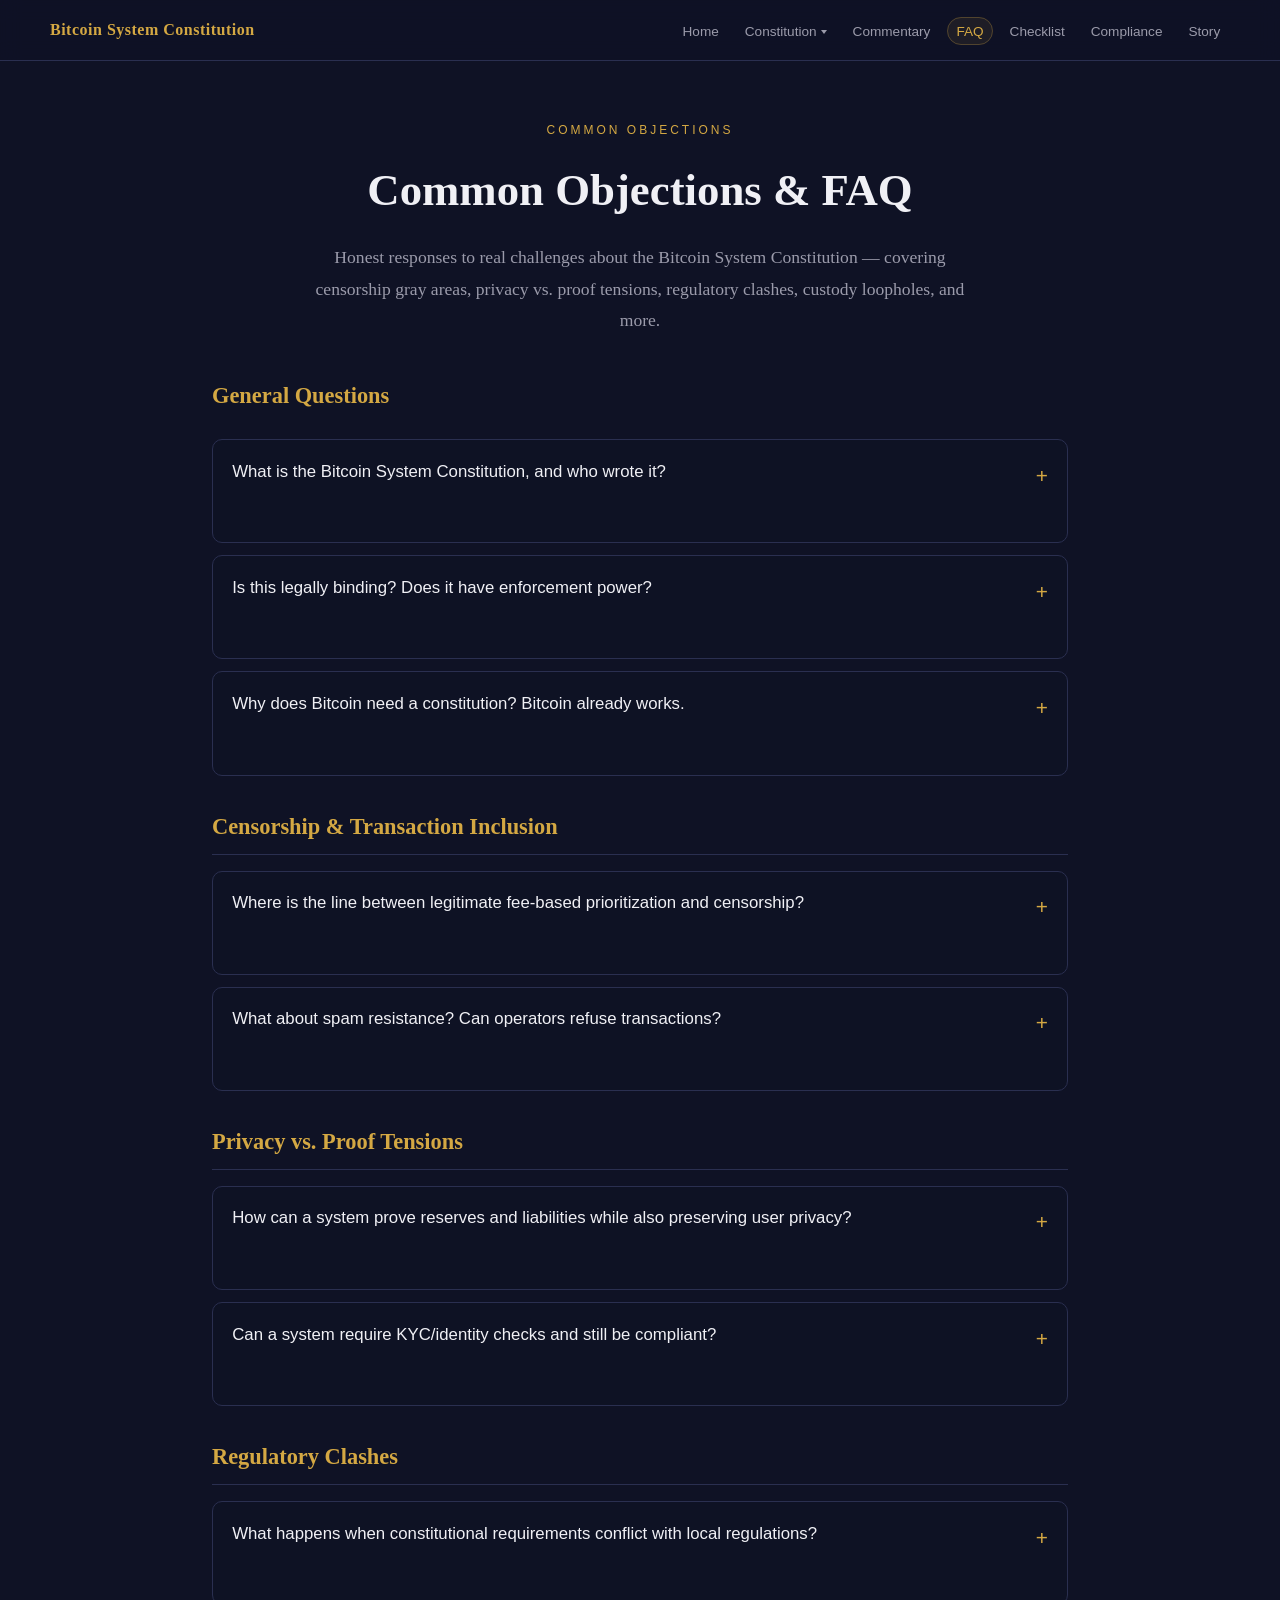
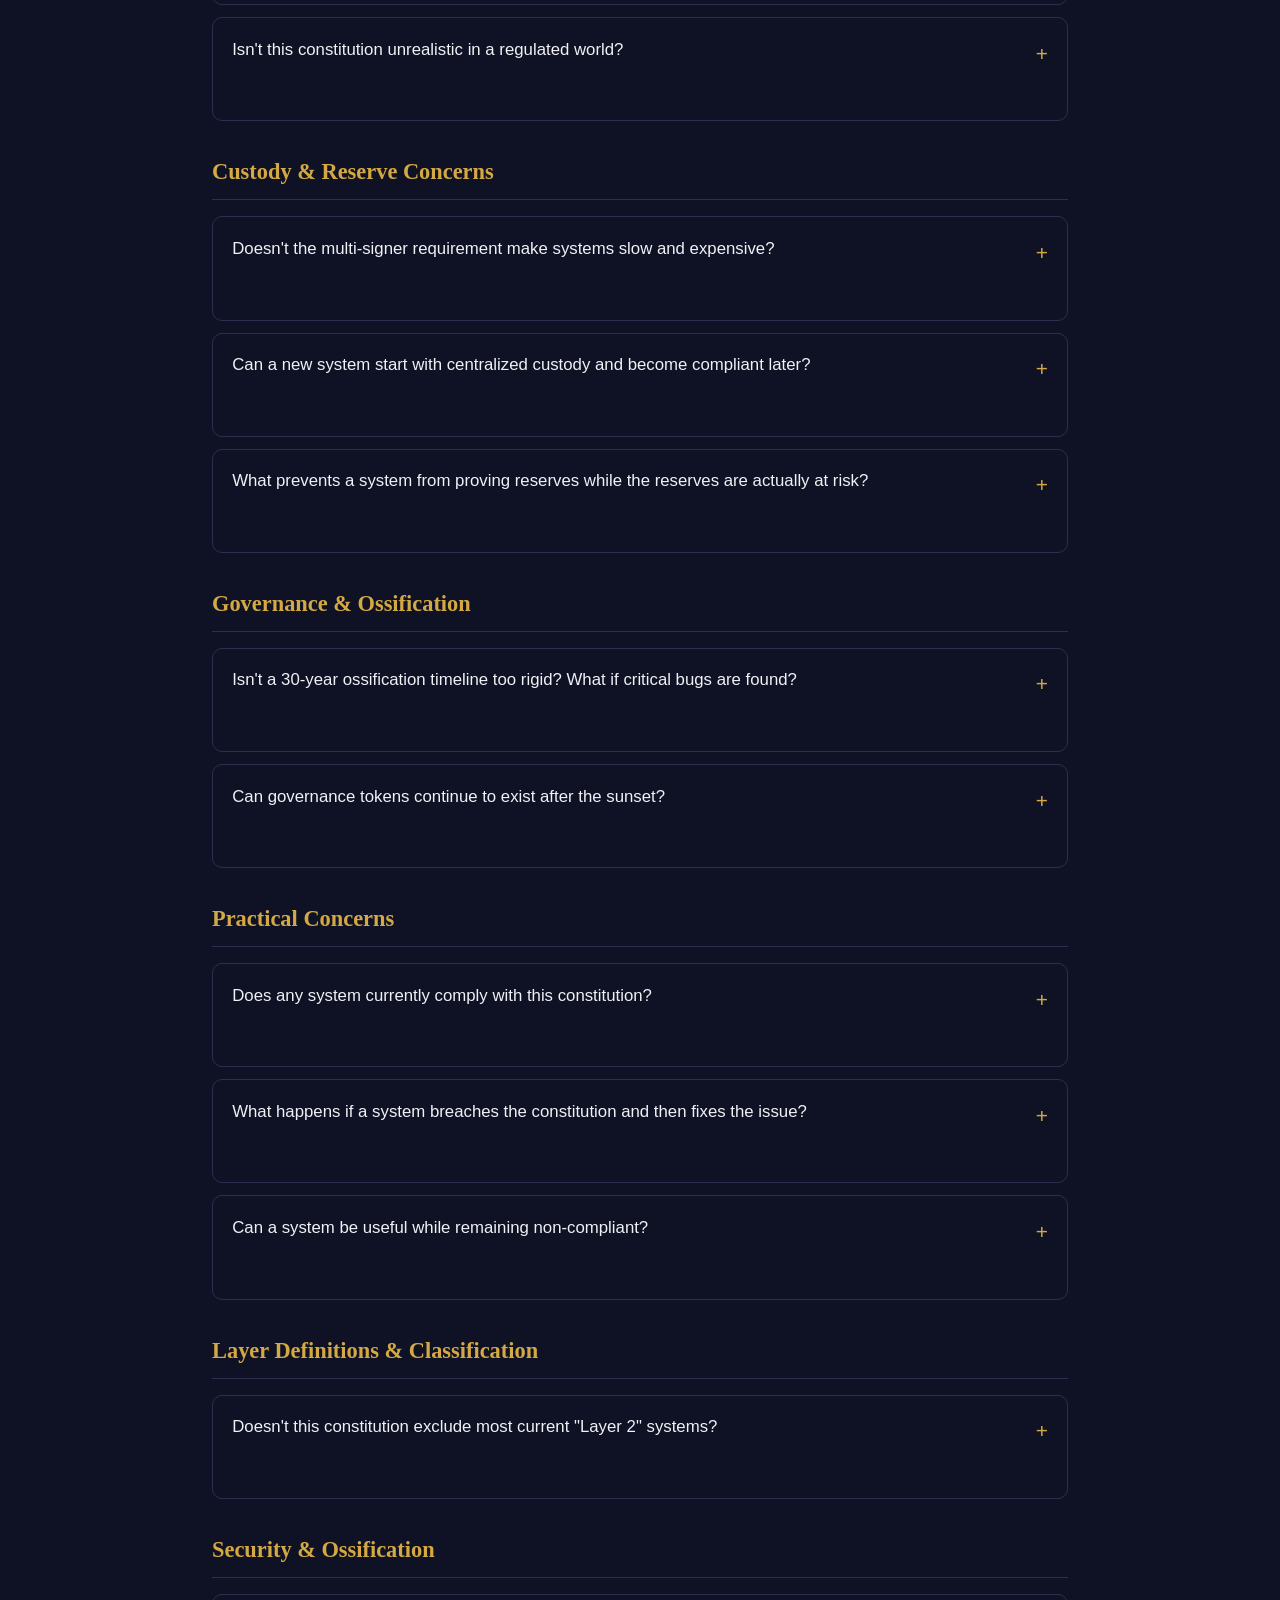
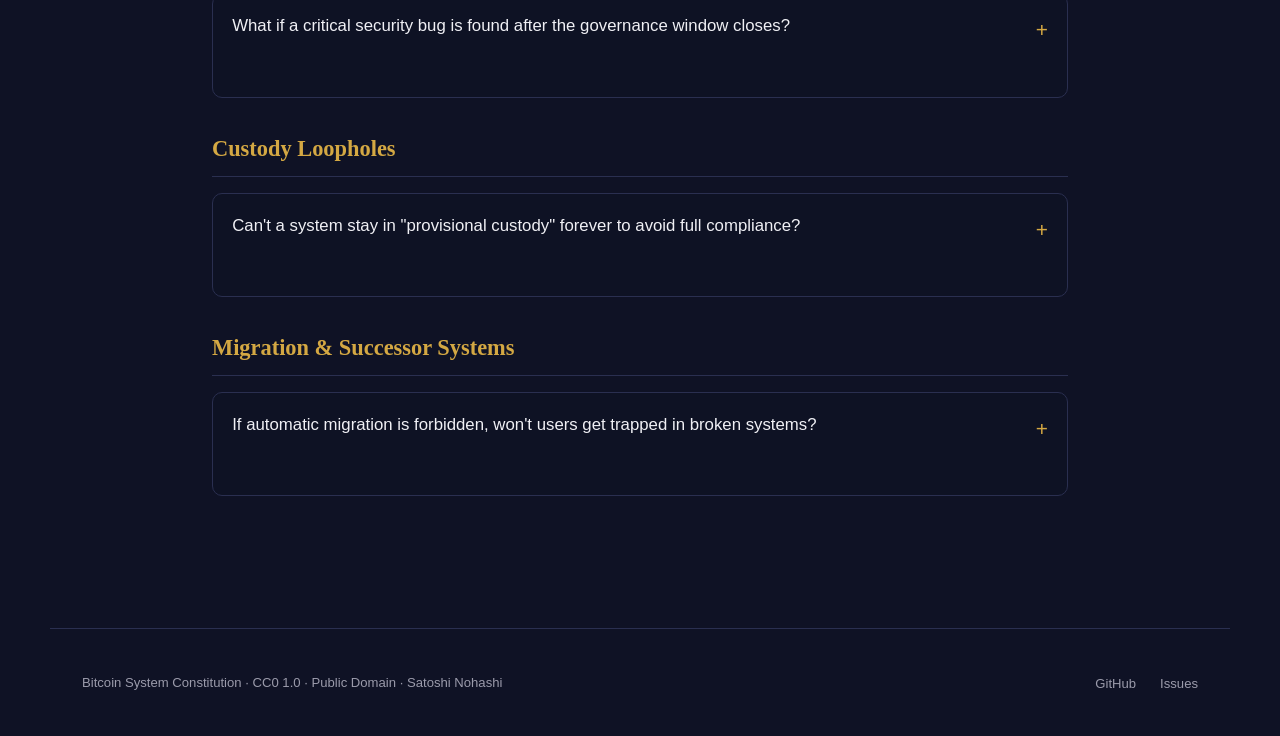
<file: faq.html>
<!DOCTYPE html>
<html lang="en">
<head>
  <meta charset="UTF-8">
  <meta name="viewport" content="width=device-width, initial-scale=1.0">
  <title>Common Objections &amp; FAQ | Bitcoin System Constitution</title>
  <meta name="description" content="Responses to common objections about the Bitcoin System Constitution — censorship gray areas, privacy vs. proof tensions, regulatory clashes, custody loopholes.">
  <meta property="og:title" content="Common Objections & FAQ | Bitcoin System Constitution">
  <meta property="og:description" content="Responses to common objections about the Bitcoin System Constitution — censorship gray areas, privacy vs. proof tensions, regulatory clashes, custody loopholes.">
  <meta property="og:type" content="article">
  <meta property="og:url" content="https://thebitcoinconstitution.com/faq.html">
  <meta property="og:image" content="https://thebitcoinconstitution.com/seal-128.png">
  <meta property="og:site_name" content="Bitcoin System Constitution">
  <meta name="twitter:card" content="summary">
  <meta name="twitter:title" content="Common Objections & FAQ | Bitcoin System Constitution">
  <meta name="twitter:description" content="Honest responses to real challenges about the Bitcoin Constitution — censorship, privacy, regulatory clashes, custody loopholes, and more.">
  <meta name="twitter:image" content="https://thebitcoinconstitution.com/seal-128.png">
  <link rel="canonical" href="https://thebitcoinconstitution.com/faq.html">
  <link rel="icon" href="favicon.ico">
  <link rel="icon" type="image/png" sizes="128x128" href="seal-128.png">
  <link rel="stylesheet" href="styles.css">
</head>
<body class="content-page">
  <nav>
    <div class="nav-inner">
      <a href="index.html" class="nav-brand">Bitcoin System Constitution</a>
      <button class="nav-toggle" type="button" aria-label="Toggle navigation" onclick="document.querySelector('.nav-links').classList.toggle('open')">☰</button>
      <ul class="nav-links">
        <li><a href="index.html">Home</a></li><li class="nav-dropdown"><a href="constitution.html" class="nav-dropdown-trigger">Constitution</a><ul class="nav-submenu"><li><a href="one-pager.html">One-Page Summary</a></li><li><a href="companions.html">Companion Standards</a></li><li><a href="https://github.com/SatNohashi/Bitcoin-System-Constitution" target="_blank" rel="noopener">GitHub</a></li></ul></li><li><a href="commentary.html">Commentary</a></li><li><a href="faq.html" class="active">FAQ</a></li><li><a href="checklist.html">Checklist</a></li><li><a href="compliance.html">Compliance</a></li><li><a href="story.html">Story</a></li>
      </ul>
    </div>
  </nav>

  <main class="page-shell">
    <header class="page-hero narrow">
      <p class="eyebrow">Common Objections</p>
      <h1>Common Objections &amp; FAQ</h1>
      <p class="page-intro">Honest responses to real challenges about the Bitcoin System Constitution — covering censorship gray areas, privacy vs. proof tensions, regulatory clashes, custody loopholes, and more.</p>
    </header>

    <section class="section narrow">
    <h2 style="border:none; margin-top:0;">General Questions</h2>

    <!-- Q1 -->
    <div class="accordion">
      <input type="checkbox" id="faq-1" class="accordion-toggle">
      <label for="faq-1" class="accordion-label">What is the Bitcoin System Constitution, and who wrote it?</label>
      <div class="accordion-body">
        <div class="accordion-inner">
          <p>The Bitcoin System Constitution is a public domain standard (CC0 1.0) written by Satoshi Nohashi. It defines the non-negotiable principles for designing, operating, and evaluating Bitcoin-aligned systems. It is not a product, not a token, and not a company. It is a constitutional standard — publicly accessible, independently verifiable, and built to outlast the people who wrote it.</p>
          <p>The constitution is voluntary in applicability and strict in claim. No system is automatically bound by it, but any system that claims compliance with it must actually meet its requirements.</p>
        </div>
      </div>
    </div>

    <!-- Q2 -->
    <div class="accordion">
      <input type="checkbox" id="faq-2" class="accordion-toggle">
      <label for="faq-2" class="accordion-label">Is this legally binding? Does it have enforcement power?</label>
      <div class="accordion-body">
        <div class="accordion-inner">
          <p>No. The constitution is not a law, a regulation, or a license. It has no enforcement power in the traditional legal sense. It is a voluntary standard — a set of publicly documented principles that any system may choose to adopt.</p>
          <p>Its power comes from transparency and verifiability. Anyone can read the rules, evaluate a system against them, and judge for themselves. Compliance is determined by actual behavior, not by claims or certifications. If a system says it is compliant but violates the rules, anyone can publicly demonstrate that fact.</p>
        </div>
      </div>
    </div>

    <!-- Q3 -->
    <div class="accordion">
      <input type="checkbox" id="faq-3" class="accordion-toggle">
      <label for="faq-3" class="accordion-label">Why does Bitcoin need a constitution? Bitcoin already works.</label>
      <div class="accordion-body">
        <div class="accordion-inner">
          <p>Bitcoin Layer 1 works. The problem is the systems built around it. Exchanges, bridges, Layer 2 networks, and smart contract platforms often reintroduce the very dependencies Bitcoin was designed to remove — hidden leverage, trapped funds, custodians who cannot prove reserves, governance that never ends, and credit instruments disguised as money.</p>
          <p>There is no shared standard for what "Bitcoin-aligned" actually means. Without one, every project defines it for themselves. This constitution provides that standard — a common set of rules that can be measured, verified, and held accountable.</p>
        </div>
      </div>
    </div>

    <h2>Censorship &amp; Transaction Inclusion</h2>

    <!-- Q4 -->
    <div class="accordion">
      <input type="checkbox" id="faq-4" class="accordion-toggle">
      <label for="faq-4" class="accordion-label">Where is the line between legitimate fee-based prioritization and censorship?</label>
      <div class="accordion-body">
        <div class="accordion-inner">
          <p>The constitution draws the line at <strong>identity</strong> and <strong>discretion</strong>. Fee-based prioritization applied neutrally, uniformly, and based on published rules is not censorship. Congestion management with transparent queue rules is not censorship. Minimum fee requirements applied consistently are not censorship.</p>
          <p>Censorship begins when valid transactions are selectively excluded, delayed, or disadvantaged based on the sender's identity, political context, transaction destination, or perceived purpose of funds. The test is simple: would this transaction be treated the same way if the sender were anonymous and unknown?</p>
          <p>The Operational Independence Standard defines specific thresholds — sustained censorship is presumed when valid transactions are delayed beyond 2× the acceptable delay for more than 24 hours, or repeatedly disadvantaged across three or more 24-hour windows in a rolling 30-day period.</p>
        </div>
      </div>
    </div>

    <!-- Q5 -->
    <div class="accordion">
      <input type="checkbox" id="faq-5" class="accordion-toggle">
      <label for="faq-5" class="accordion-label">What about spam resistance? Can operators refuse transactions?</label>
      <div class="accordion-body">
        <div class="accordion-inner">
          <p>Yes. The constitution explicitly allows operators to refuse malformed transactions, invalid state references, transactions with insufficient fees, and spam — provided these rules are published, identity-blind, and generally applied. Not every operator must include every transaction. The requirement is that the system's architecture preserves a practical path to inclusion for valid transactions without discretionary gatekeeping.</p>
          <p>The key distinction: spam resistance based on neutral technical criteria is fine. Selective exclusion based on who is sending is not.</p>
        </div>
      </div>
    </div>

    <h2>Privacy vs. Proof Tensions</h2>

    <!-- Q6 -->
    <div class="accordion">
      <input type="checkbox" id="faq-6" class="accordion-toggle">
      <label for="faq-6" class="accordion-label">How can a system prove reserves and liabilities while also preserving user privacy?</label>
      <div class="accordion-body">
        <div class="accordion-inner">
          <p>This is a real tension, and the constitution does not pretend it is easy. The rule is: where proof obligations and privacy conflict, systems must minimize identity and balance exposure to the maximum extent compatible with reserve truth, liability truth, and non-custodial verification.</p>
          <p>No particular privacy technique is required, but the chosen approach must publicly demonstrate the least exposure reasonably achievable under current technology while preserving all applicable constitutional protections. Cryptographic proofs, zero-knowledge techniques, Merkle-tree proofs, and other privacy-preserving verification methods are therefore favored over approaches that expose individual user balances or identities, and a system cannot point to the limitations of its own chosen design to establish that the exposure was necessary.</p>
          <p>Privacy loss must not be normalized merely because it is administratively convenient. The burden is on the system to justify any data collection beyond what is constitutionally necessary.</p>
        </div>
      </div>
    </div>

    <!-- Q7 -->
    <div class="accordion">
      <input type="checkbox" id="faq-7" class="accordion-toggle">
      <label for="faq-7" class="accordion-label">Can a system require KYC/identity checks and still be compliant?</label>
      <div class="accordion-body">
        <div class="accordion-inner">
          <p>The constitution prohibits identity disclosure as a condition of ordinary transactions, ordinary transfers, or normal downward exit <em>within the protocol</em>. External business practices and regulated interfaces at the edges do not redefine the core requirement.</p>
          <p>A system can be designed so that regulated on-ramps and off-ramps exist at the edges while the core protocol remains identity-free for ordinary operations. Users who explicitly and voluntarily opt into identity-gated services can do so — but a plain, identity-free transfer path must exist as a native capability of the core.</p>
          <p>If the only practical path for ordinary users to transact or exit involves identity checks, the system is in breach — even if the protocol technically allows identity-free operation somewhere in theory.</p>
        </div>
      </div>
    </div>

    <h2>Regulatory Clashes</h2>

    <!-- Q8 -->
    <div class="accordion">
      <input type="checkbox" id="faq-8" class="accordion-toggle">
      <label for="faq-8" class="accordion-label">What happens when constitutional requirements conflict with local regulations?</label>
      <div class="accordion-body">
        <div class="accordion-inner">
          <p>The constitution is explicit: no appeal to legal, regulatory, audit, compliance, or emergency necessity shall convert a non-compliant restriction into constitutional behavior. If a government orders a system to freeze user exits, the system may comply with the law — but it cannot then claim to be constitutionally compliant.</p>
          <p>This is intentional. Constitutional compliance is a verifiable standard, not a legal defense. A system can be useful and lawful while remaining non-compliant with this constitution. Non-compliance does not mean illegitimate — it means only that the system does not meet these standards.</p>
          <p>The constitution's warning is specific: "Regulatory capture often arrives as a reasonable-sounding exception. Such exception shall not create constitutional precedent."</p>
        </div>
      </div>
    </div>

    <!-- Q9 -->
    <div class="accordion">
      <input type="checkbox" id="faq-9" class="accordion-toggle">
      <label for="faq-9" class="accordion-label">Isn't this constitution unrealistic in a regulated world?</label>
      <div class="accordion-body">
        <div class="accordion-inner">
          <p>The constitution does not require systems to ignore laws. It requires systems to be honest about the consequences. If regulatory compliance forces a system to block exits, surveil users, or freeze funds — fine. But then the system must not claim to be constitutionally compliant, because it isn't.</p>
          <p>The value of the standard is precisely that it does not bend to accommodate every exception. If it did, it would be meaningless. "Bitcoin-aligned" would become a marketing label rather than a verifiable claim.</p>
          <p>Systems that operate in regulated environments can still build toward constitutional compliance by designing the core protocol to be permission-free while placing regulatory interfaces at the edges.</p>
        </div>
      </div>
    </div>

    <h2>Custody &amp; Reserve Concerns</h2>

    <!-- Q10 -->
    <div class="accordion">
      <input type="checkbox" id="faq-10" class="accordion-toggle">
      <label for="faq-10" class="accordion-label">Doesn't the multi-signer requirement make systems slow and expensive?</label>
      <div class="accordion-body">
        <div class="accordion-inner">
          <p>The multi-signer requirement applies to <em>reserve custody</em> — the keys that control the reserves backing user claims. It does not apply to every transaction. Day-to-day operations can use faster delegated keys, hot wallets with spending limits, and other convenience structures.</p>
          <p>The constitution explicitly allows delegated control, assisted custody, and managed signing — as long as these arrangements remain revocable and the user's path to independent control or downward exit is preserved. The separation between operational keys and ultimate control is a core requirement.</p>
          <p>The Reserve Custody and Key Management Standard defines scaling custody bands: small reserves need fewer signers (3 minimum), while larger reserves require more (up to 9+). This is designed to match security to actual exposure.</p>
        </div>
      </div>
    </div>

    <!-- Q11 -->
    <div class="accordion">
      <input type="checkbox" id="faq-11" class="accordion-toggle">
      <label for="faq-11" class="accordion-label">Can a new system start with centralized custody and become compliant later?</label>
      <div class="accordion-body">
        <div class="accordion-inner">
          <p>Yes — this is exactly what provisional custody is for. A system may begin with a more concentrated custody structure than its long-term target, but it must:</p>
          <ul>
            <li>Publicly disclose the provisional status</li>
            <li>Publish a reserve cap during the provisional period</li>
            <li>Publish a maturity plan with deadlines and milestones</li>
            <li>Not claim full constitutional compliance</li>
          </ul>
          <p>Provisional custody may not continue beyond 12 months from activation. Failure to mature on schedule becomes a compliance issue. And critically: provisional custody is not compliant custody. A system operating under it may only claim provisional or partial compliance.</p>
        </div>
      </div>
    </div>

    <!-- Q12 -->
    <div class="accordion">
      <input type="checkbox" id="faq-12" class="accordion-toggle">
      <label for="faq-12" class="accordion-label">What prevents a system from proving reserves while the reserves are actually at risk?</label>
      <div class="accordion-body">
        <div class="accordion-inner">
          <p>This is precisely why the constitution separates reserve truth from custody safety. Article XIV establishes that "a reserve is not constitutionally sound merely because it is visible. It must also be held under a custody structure consistent with the constitutional safety claims of the system."</p>
          <p>Proving that reserves exist is necessary but not sufficient. The reserves must also be held under distributed, multi-jurisdictional control with meaningful resistance to unilateral seizure, single-key failure, and coordinated capture. Visible reserves under weak custody are explicitly called out as an attack vector the constitution closes.</p>
        </div>
      </div>
    </div>

    <h2>Governance &amp; Ossification</h2>

    <!-- Q13 -->
    <div class="accordion">
      <input type="checkbox" id="faq-13" class="accordion-toggle">
      <label for="faq-13" class="accordion-label">Isn't a 30-year ossification timeline too rigid? What if critical bugs are found?</label>
      <div class="accordion-body">
        <div class="accordion-inner">
          <p>The constitution is deliberately rigid on this point. The timeline is: constitutional amendments close at year 5, governance decisions close at year 25, final implementation of approved changes must complete by year 30. After year 30, no further changes are permitted.</p>
          <p>If a critical bug is found after year 30 and cannot be fixed without a protocol change, the answer is: that system becomes non-compliant, and any fix must launch as a new successor system that users voluntarily choose to enter. The constitution says explicitly: "Bugs or imperfections not deemed critical enough to be addressed within the allowed windows must be left alone."</p>
          <p>This is intentional. Endless mutability is worse than imperfection. The whole point is that governance is a temporary weakness, not a permanent virtue.</p>
        </div>
      </div>
    </div>

    <!-- Q14 -->
    <div class="accordion">
      <input type="checkbox" id="faq-14" class="accordion-toggle">
      <label for="faq-14" class="accordion-label">Can governance tokens continue to exist after the sunset?</label>
      <div class="accordion-body">
        <div class="accordion-inner">
          <p>Governance tokens may continue to exist as tokens — they just lose all protocol-level decision authority. After the governance sunset (year 25), a governance token confers no protocol-level voting rights, no amendment rights, no emergency rights, no reserve rights, and no authority over normal user movement or constitutional protections.</p>
          <p>The token cannot be renewed, extended, renamed, mirrored, wrapped, or functionally replaced to continue governance beyond its sunset. If a new governance system is needed, it must be a new system entirely — not a continuation of the old one.</p>
        </div>
      </div>
    </div>

    <h2>Practical Concerns</h2>

    <!-- Q15 -->
    <div class="accordion">
      <input type="checkbox" id="faq-15" class="accordion-toggle">
      <label for="faq-15" class="accordion-label">Does any system currently comply with this constitution?</label>
      <div class="accordion-body">
        <div class="accordion-inner">
          <p>The constitution does not claim that any existing system is currently compliant. It provides a standard against which systems can be evaluated. The <a href="compliance.html">Compliance Registry</a> will track systems that claim compliance, but no systems have registered yet.</p>
          <p>Compliance evaluation can be performed by anyone — users, developers, auditors, institutions, automated systems, or AI. No evaluator is infallible, and no compliance label substitutes for understanding the actual rules and risks.</p>
        </div>
      </div>
    </div>

    <!-- Q16 -->
    <div class="accordion">
      <input type="checkbox" id="faq-16" class="accordion-toggle">
      <label for="faq-16" class="accordion-label">What happens if a system breaches the constitution and then fixes the issue?</label>
      <div class="accordion-body">
        <div class="accordion-inner">
          <p>A system that violates the constitution does not automatically regain uninterrupted compliant status by later changing behavior. The breach remains permanently on record. The system may become "currently compliant" again, but it may never claim "continuously compliant" across the breach period.</p>
          <p>Forward remediation — fixing bugs, restoring reserve visibility, correcting labels — may be acceptable. Impermissible retroactive correction — rewriting settled history, forced rollback of valid transfers — is never acceptable and renders the system permanently non-compliant under its current identity.</p>
          <p>The Breach and Restoration Standard defines five severity levels, from minor deviation (automatically curable) to successor-required (only a new system can restore compliance).</p>
        </div>
      </div>
    </div>

    <!-- Q17 -->
    <div class="accordion">
      <input type="checkbox" id="faq-17" class="accordion-toggle">
      <label for="faq-17" class="accordion-label">Can a system be useful while remaining non-compliant?</label>
      <div class="accordion-body">
        <div class="accordion-inner">
          <p>Absolutely. The constitution says explicitly: "A system may be useful while remaining non-compliant with this constitution. Non-compliance does not automatically mean illegitimate. It means only that the system does not meet the standards of this constitution."</p>
          <p>The constitution does not try to ban non-compliant systems. Its purpose is to provide a clear, verifiable standard so that anyone can distinguish between systems that meet these principles and those that don't. The prohibition is on <em>claiming</em> compliance while operating in violation — not on existing.</p>
        </div>
      </div>
    </div>

    <h2>Layer Definitions &amp; Classification</h2>

    <!-- Q18 -->
    <div class="accordion">
      <input type="checkbox" id="faq-18" class="accordion-toggle">
      <label for="faq-18" class="accordion-label">Doesn't this constitution exclude most current "Layer 2" systems?</label>
      <div class="accordion-body">
        <div class="accordion-inner">
          <p>That is not a hole. That is a filter.</p>
          <p>This constitution does not classify layers by marketing category or industry habit. It classifies them by <strong>trust boundary</strong>, <strong>exit properties</strong>, <strong>monetary role</strong>, and <strong>risk position</strong>. So if something calls itself "L2" but has long challenge exits, committee dependence, bridge dependence, weak downward movement, or strong operator choke points — then under this constitution it may simply not qualify as Layer 2.</p>
          <p>Article XVII requires a maximum exit delay of 12 Bitcoin blocks (approximately 2 hours). Many current so-called Bitcoin L2s — especially optimistic rollups with 7-day challenge periods — would indeed be non-compliant as Layer 2. They may qualify as Layer 3, or as out of scope entirely.</p>
          <p>This is not accidental. Layer 2 is a cash rail. 7-day exits are not cash-rail behavior. The constitution refuses marketing fraud.</p>
          <p><strong>The key principle:</strong> A system's constitutional layer classification is determined by its actual trust model, exit properties, monetary role, and user-risk boundary — not by its public branding, marketing category, or common industry label.</p>
        </div>
      </div>
    </div>

    <h2>Security &amp; Ossification</h2>

    <!-- Q19 -->
    <div class="accordion">
      <input type="checkbox" id="faq-19" class="accordion-toggle">
      <label for="faq-19" class="accordion-label">What if a critical security bug is found after the governance window closes?</label>
      <div class="accordion-body">
        <div class="accordion-inner">
          <p>This is not an oversight. It is a constitutional choice.</p>
          <p>The constitution intentionally prefers ossification over indefinite security patch discretion. If a critical vulnerability is discovered after the allowed governance and implementation windows, the old system may remain historically valid but operationally obsolete, and a new successor system may be required.</p>
          <p>The deliberate tradeoff: the constitution treats <strong>endless mutability as a greater long-term threat than late-stage imperfection</strong>. Once you allow "critical fixes after the deadline" or "emergency patches after ossification," you have reopened the exact governance door you were trying to close. Then every future actor says "this is critical" and governance never really dies.</p>
          <p>The history of software systems, financial institutions, and political bodies is filled with "temporary" emergency powers that became permanent. The constitution closes that door by refusing to create it in the first place.</p>
          <p><strong>What happens instead:</strong></p>
          <ul>
            <li>Users may exit. Exit rights are constitutionally protected and entrenched.</li>
            <li>A successor system may emerge. Anyone can build an alternative under Article XXIII.</li>
            <li>The successor is evaluated independently. It does not inherit the original system's compliance status.</li>
            <li>The original system's history is preserved. No retroactive continuity claims.</li>
          </ul>
        </div>
      </div>
    </div>

    <h2>Custody Loopholes</h2>

    <!-- Q20 -->
    <div class="accordion">
      <input type="checkbox" id="faq-20" class="accordion-toggle">
      <label for="faq-20" class="accordion-label">Can't a system stay in "provisional custody" forever to avoid full compliance?</label>
      <div class="accordion-body">
        <div class="accordion-inner">
          <p>This loophole does not exist. The constitution explicitly closes it.</p>
          <p>Article XIV requires a public, bounded maturity path with <strong>defined milestones, timelines, and consequences for failure</strong>. The Reserve Custody and Key Management Standard goes further:</p>
          <ul>
            <li><strong>12-month hard cap</strong> — Provisional custody may not continue beyond 12 months from activation.</li>
            <li><strong>Cap raise restrictions</strong> — The reserve cap must not be raised if prior maturity milestones have been missed.</li>
            <li><strong>Consequences for failure</strong> — Missing deadlines constitutes a compliance issue that may escalate under the Breach and Restoration Standard.</li>
            <li><strong>No full compliance claims</strong> — A provisional system may only claim "provisional" or "partial" status.</li>
          </ul>
          <p>The constitution anticipated this gaming pattern. A project cannot hide behind "provisional" indefinitely. Milestones must be defined upfront with fixed timelines — not rolling updates that never converge. The clock starts from day one.</p>
        </div>
      </div>
    </div>

    <h2>Migration &amp; Successor Systems</h2>

    <!-- Q21 -->
    <div class="accordion">
      <input type="checkbox" id="faq-21" class="accordion-toggle">
      <label for="faq-21" class="accordion-label">If automatic migration is forbidden, won't users get trapped in broken systems?</label>
      <div class="accordion-body">
        <div class="accordion-inner">
          <p>This is a deliberate sovereignty rule. The friction is intentional — and it is better than fake consent.</p>
          <p>Article XXX forbids automatic migration because automatic migration destroys the distinction between the failed system and the successor, and substitutes operator choice for user consent. The abuse pattern it prevents: system breaks trust, operators launch "successor," balances are silently rolled over, users wake up in a new trust model, and continuity is claimed anyway.</p>
          <p>But the constitution does <strong>not</strong> ban making migration easy. It bans making migration non-voluntary. A successor system is free to provide:</p>
          <ul>
            <li>User-initiated migration tools</li>
            <li>Export paths and guides</li>
            <li>One-click user-activated bridges</li>
            <li>Batch assist tools (user-triggered)</li>
            <li>Open migration software</li>
            <li>Compatibility tooling</li>
          </ul>
          <p>What is forbidden: silent rollover, implied consent, automatic remapping, and operator-decided migration. The user must explicitly choose to leave the old system and enter the new one.</p>
        </div>
      </div>
    </div>

    </section>
  </main>

  <footer>
    <div class="footer-left">Bitcoin System Constitution · CC0 1.0 · Public Domain · Satoshi Nohashi</div>
    <ul class="footer-links">
      <li><a href="https://github.com/SatNohashi/Bitcoin-System-Constitution" target="_blank" rel="noopener">GitHub</a></li>
      <li><a href="https://github.com/SatNohashi/Bitcoin-System-Constitution/issues" target="_blank" rel="noopener">Issues</a></li>
    </ul>
  </footer>
</body>
</html>
</file>
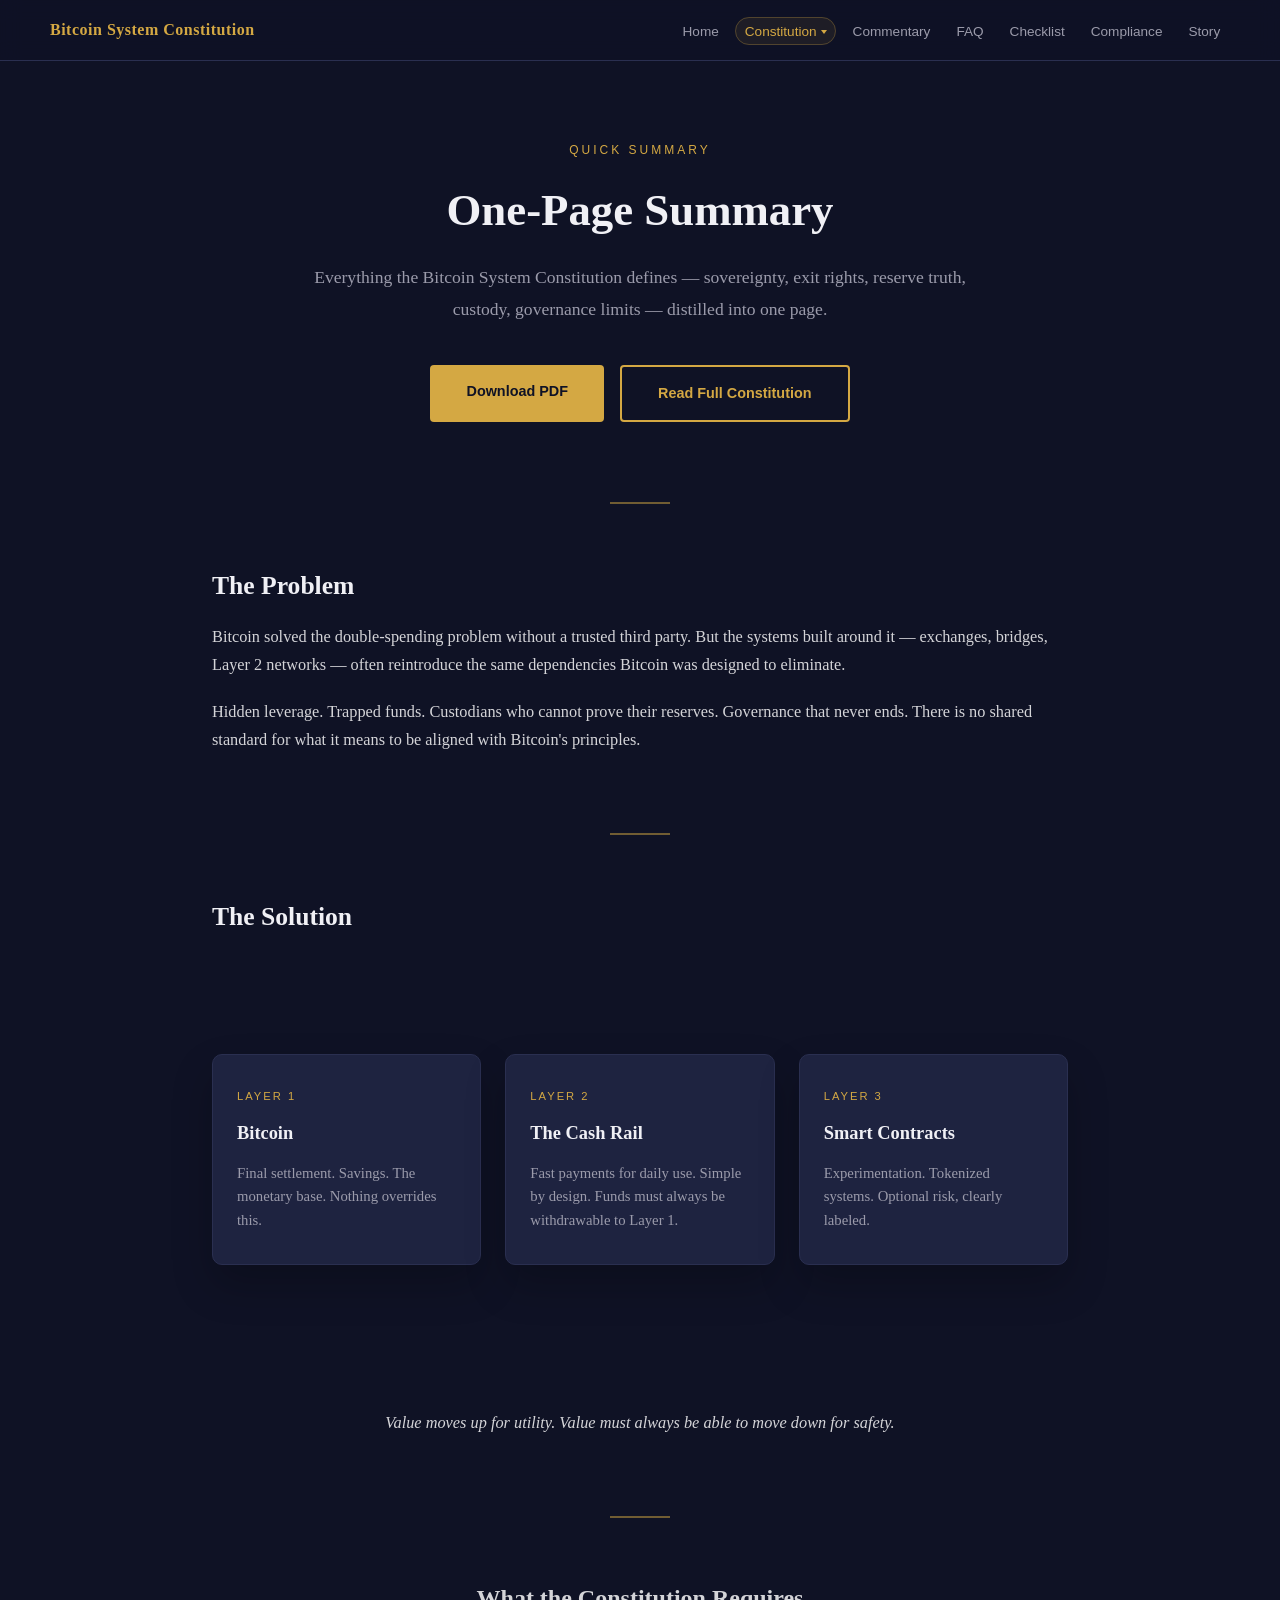
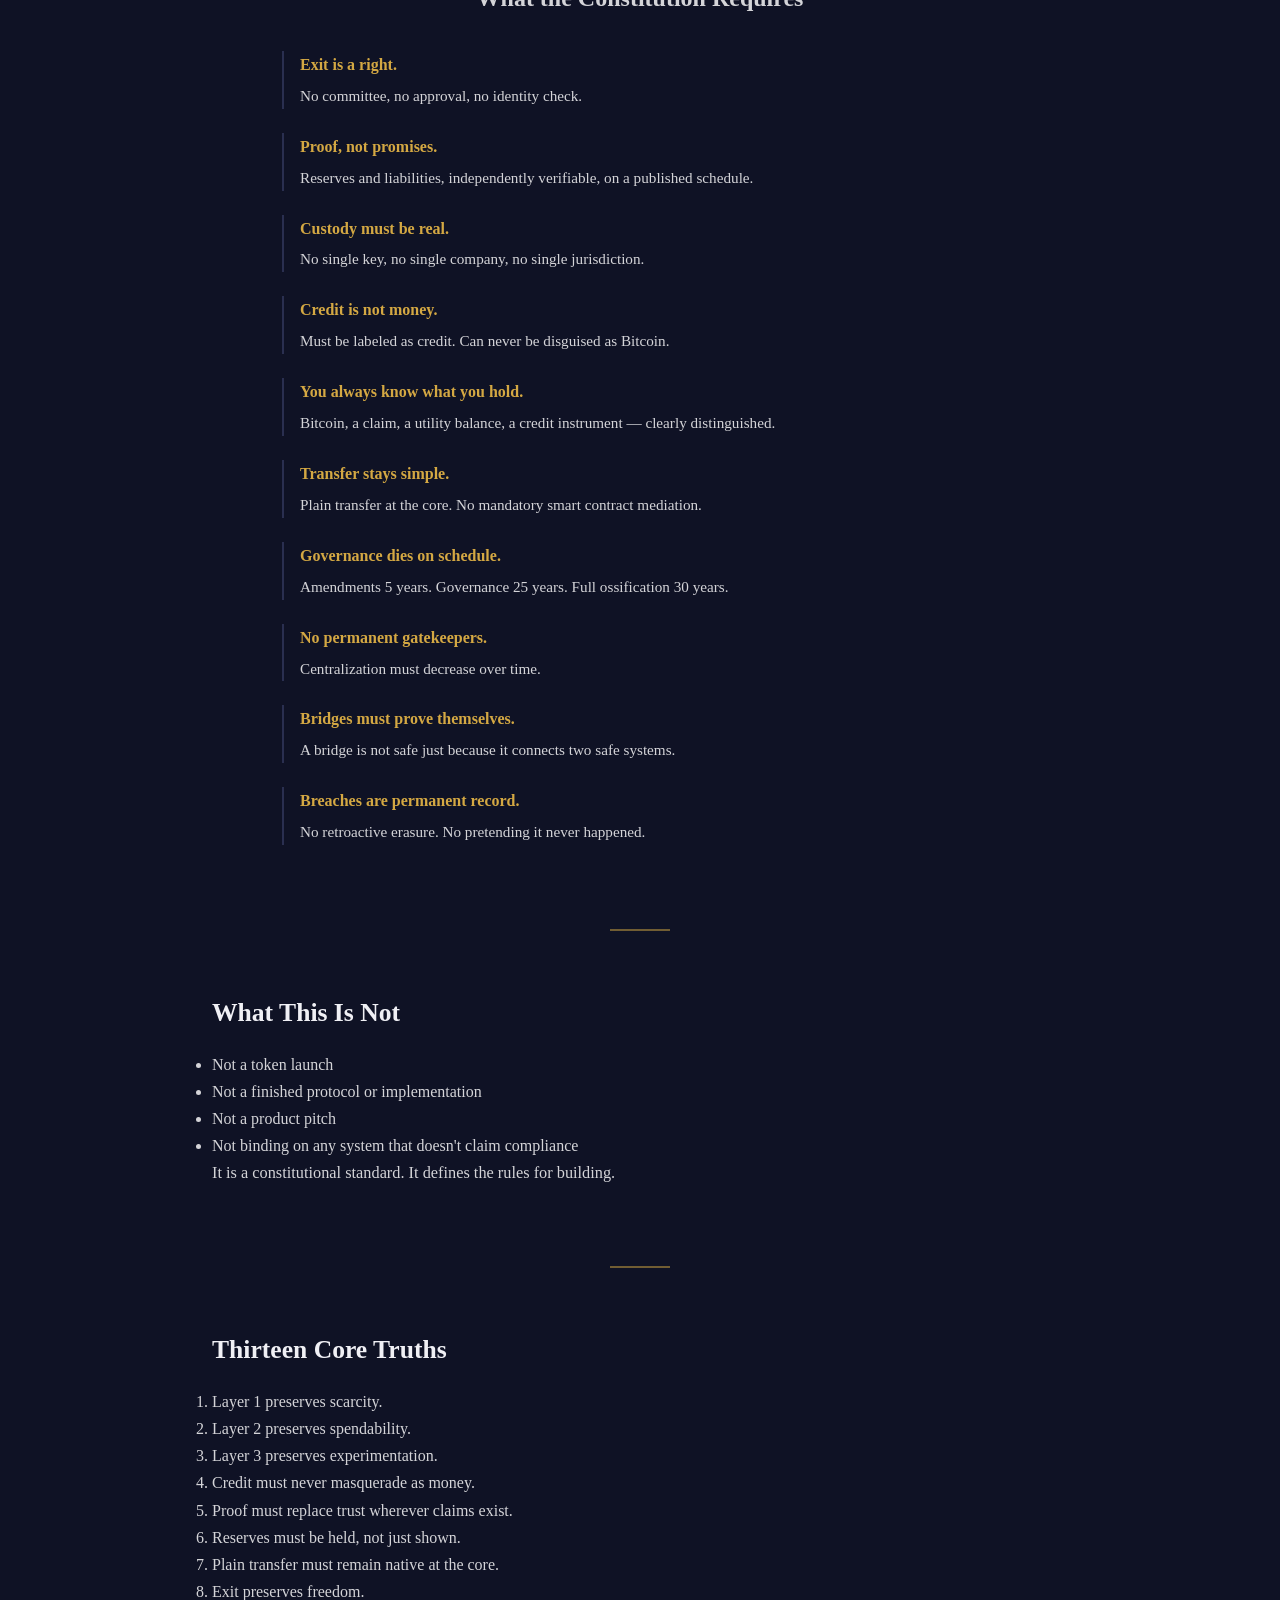
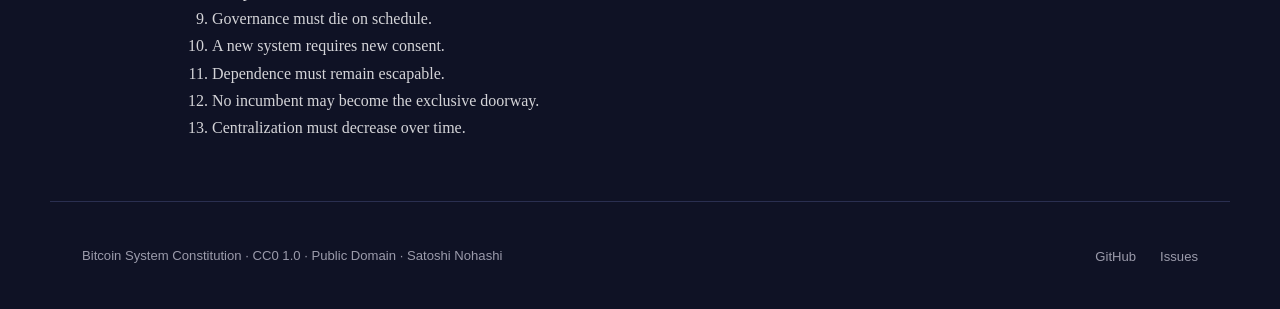
<file: one-pager.html>
<!DOCTYPE html>
<html lang="en">
<head>
  <meta charset="UTF-8">
  <meta name="viewport" content="width=device-width, initial-scale=1.0">
  <title>One-Page Summary | Bitcoin System Constitution</title>
  <meta name="description" content="A quick one-page summary of the Bitcoin System Constitution — the rules Bitcoin-based systems must follow. Download the PDF or read the full constitution.">
  <meta property="og:title" content="One-Page Summary | Bitcoin System Constitution">
  <meta property="og:description" content="A quick one-page summary of the Bitcoin System Constitution — the rules Bitcoin-based systems must follow. Download the PDF or read the full constitution.">
  <meta property="og:type" content="article">
  <meta property="og:url" content="https://thebitcoinconstitution.com/one-pager.html">
  <meta property="og:image" content="https://thebitcoinconstitution.com/seal-128.png">
  <meta property="og:site_name" content="Bitcoin System Constitution">
  <meta name="twitter:card" content="summary">
  <meta name="twitter:title" content="One-Page Summary | Bitcoin System Constitution">
  <meta name="twitter:description" content="Quick overview of the Bitcoin Constitution — the problem, the solution, core requirements, and thirteen truths. PDF download available.">
  <meta name="twitter:image" content="https://thebitcoinconstitution.com/seal-128.png">
  <link rel="canonical" href="https://thebitcoinconstitution.com/one-pager.html">
  <link rel="icon" href="favicon.ico">
  <link rel="icon" type="image/png" sizes="128x128" href="seal-128.png">
  <link rel="stylesheet" href="styles.css">
</head>
<body>
  <nav>
    <div class="nav-inner">
      <a href="index.html" class="nav-brand">Bitcoin System Constitution</a>
      <button class="nav-toggle" type="button" aria-label="Toggle navigation" onclick="document.querySelector('.nav-links').classList.toggle('open')">☰</button>
      <ul class="nav-links">
        <li><a href="index.html">Home</a></li>
        <li class="nav-dropdown"><a href="constitution.html" class="nav-dropdown-trigger active">Constitution</a><ul class="nav-submenu"><li><a href="one-pager.html" class="active">One-Page Summary</a></li><li><a href="companions.html">Companion Standards</a></li><li><a href="https://github.com/SatNohashi/Bitcoin-System-Constitution" target="_blank" rel="noopener">GitHub</a></li></ul></li>
        <li><a href="commentary.html">Commentary</a></li>
        <li><a href="faq.html">FAQ</a></li>
        <li><a href="checklist.html">Checklist</a></li>
        <li><a href="compliance.html">Compliance</a></li><li><a href="story.html">Story</a></li>
      </ul>
    </div>
  </nav>

  <section class="hero">
    <div class="hero-label">Quick Summary</div>
    <h1>One-Page Summary</h1>
    <p class="hero-sub">
      Everything the Bitcoin System Constitution defines — sovereignty, exit rights, reserve truth, custody, governance limits — distilled into one page.
    </p>
    <div style="display: flex; gap: 1rem; justify-content: center; flex-wrap: wrap; margin-top: 2rem;">
      <a href="Bitcoin-System-Constitution-One-Page-Summary.pdf" class="hero-cta" download>Download PDF</a>
      <a href="constitution.html" class="hero-cta" style="background: transparent; color: var(--gold); border: 2px solid var(--gold);">Read Full Constitution</a>
    </div>
  </section>

  <div class="divider"></div>

  <section class="section narrow">
    <h2>The Problem</h2>
    <p>
      Bitcoin solved the double-spending problem without a trusted third party. But the systems built around it — exchanges, bridges, Layer 2 networks — often reintroduce the same dependencies Bitcoin was designed to eliminate.
    </p>
    <p>
      Hidden leverage. Trapped funds. Custodians who cannot prove their reserves. Governance that never ends. There is no shared standard for what it means to be aligned with Bitcoin's principles.
    </p>
  </section>

  <div class="divider"></div>

  <section class="section narrow">
    <h2>The Solution</h2>
  </section>

  <div class="layers">
    <div class="layer-card">
      <div class="layer-num">Layer 1</div>
      <h3>Bitcoin</h3>
      <p>Final settlement. Savings. The monetary base. Nothing overrides this.</p>
    </div>
    <div class="layer-card">
      <div class="layer-num">Layer 2</div>
      <h3>The Cash Rail</h3>
      <p>Fast payments for daily use. Simple by design. Funds must always be withdrawable to Layer 1.</p>
    </div>
    <div class="layer-card">
      <div class="layer-num">Layer 3</div>
      <h3>Smart Contracts</h3>
      <p>Experimentation. Tokenized systems. Optional risk, clearly labeled.</p>
    </div>
  </div>

  <section class="section narrow">
    <p style="text-align: center; font-style: italic; margin-top: 1.5rem;">
      Value moves up for utility. Value must always be able to move down for safety.
    </p>
  </section>

  <div class="divider"></div>

  <section class="principles">
    <h2>What the Constitution Requires</h2>

    <div class="principle">
      <strong>Exit is a right.</strong>
      <p>No committee, no approval, no identity check.</p>
    </div>

    <div class="principle">
      <strong>Proof, not promises.</strong>
      <p>Reserves and liabilities, independently verifiable, on a published schedule.</p>
    </div>

    <div class="principle">
      <strong>Custody must be real.</strong>
      <p>No single key, no single company, no single jurisdiction.</p>
    </div>

    <div class="principle">
      <strong>Credit is not money.</strong>
      <p>Must be labeled as credit. Can never be disguised as Bitcoin.</p>
    </div>

    <div class="principle">
      <strong>You always know what you hold.</strong>
      <p>Bitcoin, a claim, a utility balance, a credit instrument — clearly distinguished.</p>
    </div>

    <div class="principle">
      <strong>Transfer stays simple.</strong>
      <p>Plain transfer at the core. No mandatory smart contract mediation.</p>
    </div>

    <div class="principle">
      <strong>Governance dies on schedule.</strong>
      <p>Amendments 5 years. Governance 25 years. Full ossification 30 years.</p>
    </div>

    <div class="principle">
      <strong>No permanent gatekeepers.</strong>
      <p>Centralization must decrease over time.</p>
    </div>

    <div class="principle">
      <strong>Bridges must prove themselves.</strong>
      <p>A bridge is not safe just because it connects two safe systems.</p>
    </div>

    <div class="principle">
      <strong>Breaches are permanent record.</strong>
      <p>No retroactive erasure. No pretending it never happened.</p>
    </div>
  </section>

  <div class="divider"></div>

  <section class="section narrow">
    <h2>What This Is Not</h2>
    <ul>
      <li>Not a token launch</li>
      <li>Not a finished protocol or implementation</li>
      <li>Not a product pitch</li>
      <li>Not binding on any system that doesn't claim compliance</li>
    </ul>
    <p>
      It is a constitutional standard. It defines the rules for building.
    </p>
  </section>

  <div class="divider"></div>

  <section class="section narrow">
    <h2>Thirteen Core Truths</h2>
    <ol>
      <li>Layer 1 preserves scarcity.</li>
      <li>Layer 2 preserves spendability.</li>
      <li>Layer 3 preserves experimentation.</li>
      <li>Credit must never masquerade as money.</li>
      <li>Proof must replace trust wherever claims exist.</li>
      <li>Reserves must be held, not just shown.</li>
      <li>Plain transfer must remain native at the core.</li>
      <li>Exit preserves freedom.</li>
      <li>Governance must die on schedule.</li>
      <li>A new system requires new consent.</li>
      <li>Dependence must remain escapable.</li>
      <li>No incumbent may become the exclusive doorway.</li>
      <li>Centralization must decrease over time.</li>
    </ol>
  </section>

  <footer>
    <div class="footer-left">
      Bitcoin System Constitution · CC0 1.0 · Public Domain · Satoshi Nohashi
    </div>
    <ul class="footer-links">
      <li><a href="https://github.com/SatNohashi/Bitcoin-System-Constitution" target="_blank" rel="noopener">GitHub</a></li>
      <li><a href="https://github.com/SatNohashi/Bitcoin-System-Constitution/issues" target="_blank" rel="noopener">Issues</a></li>
    </ul>
  </footer>
</body>
</html>
</file>
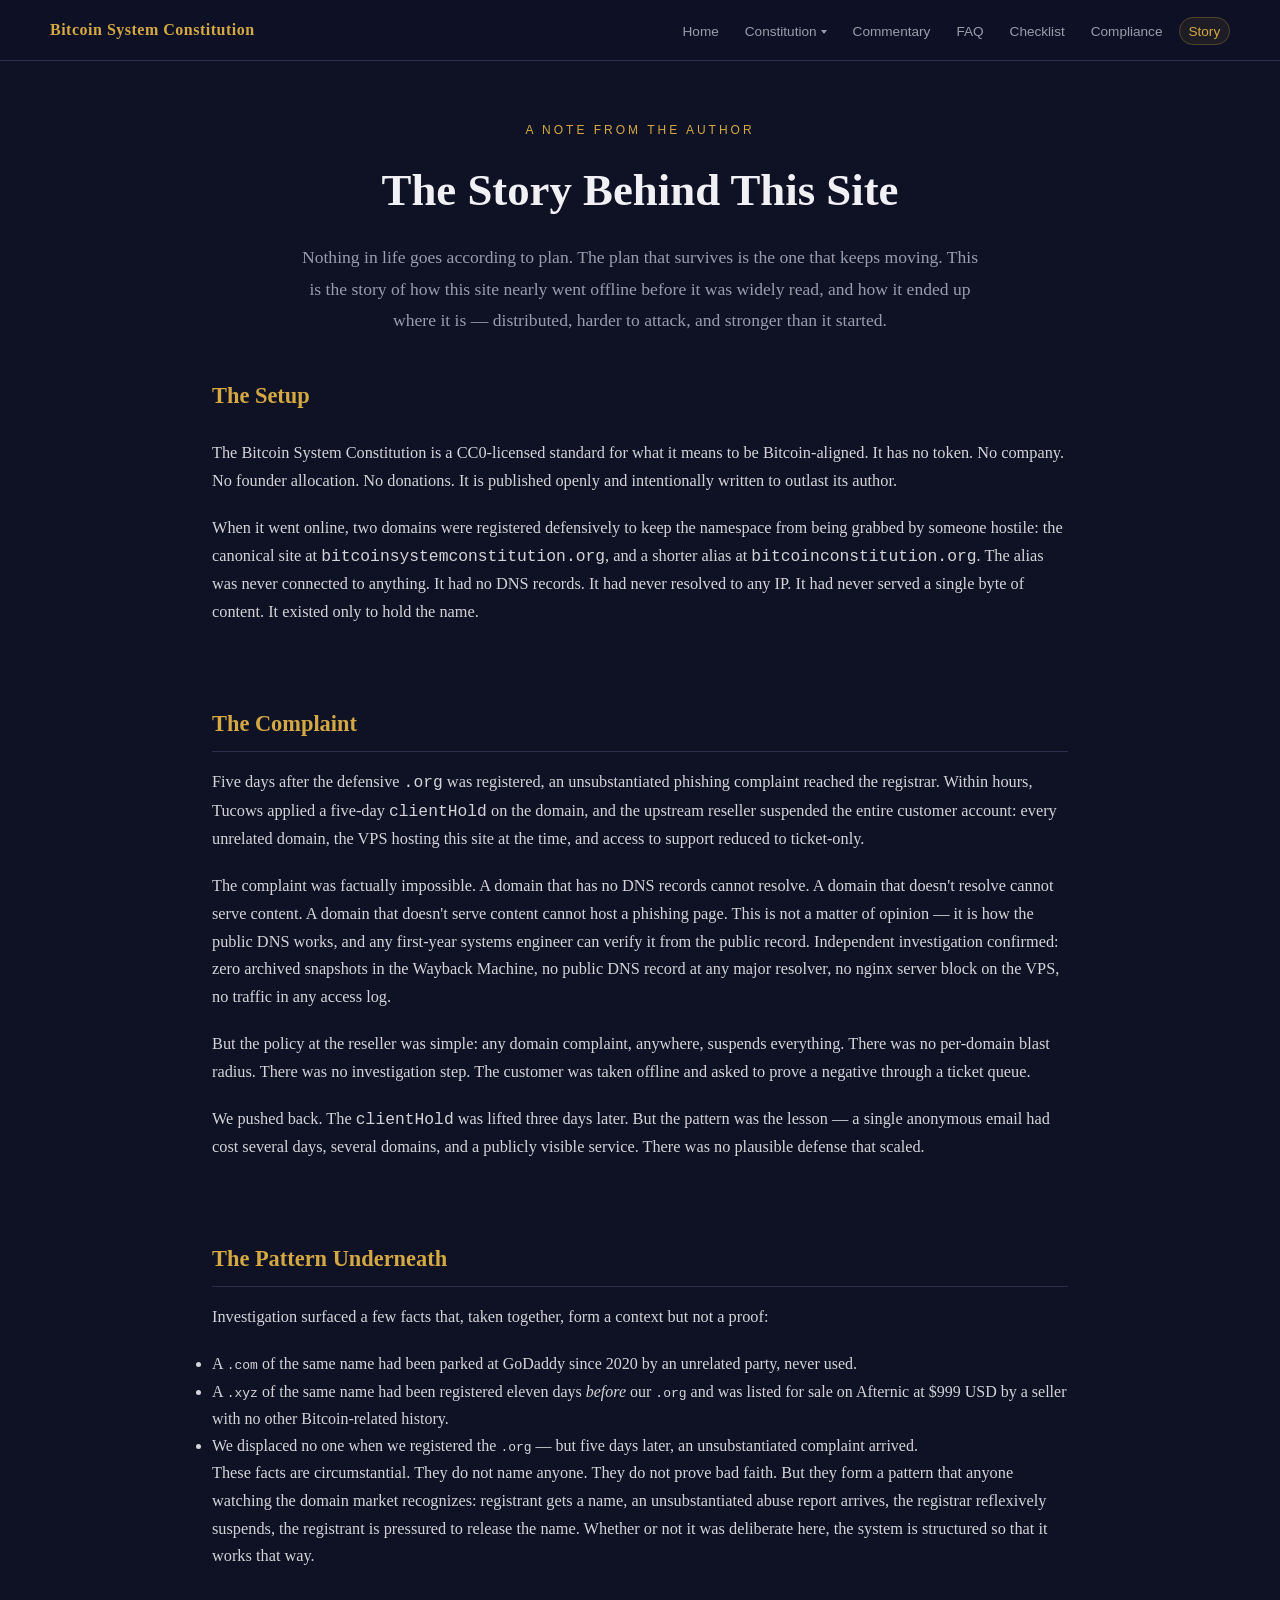
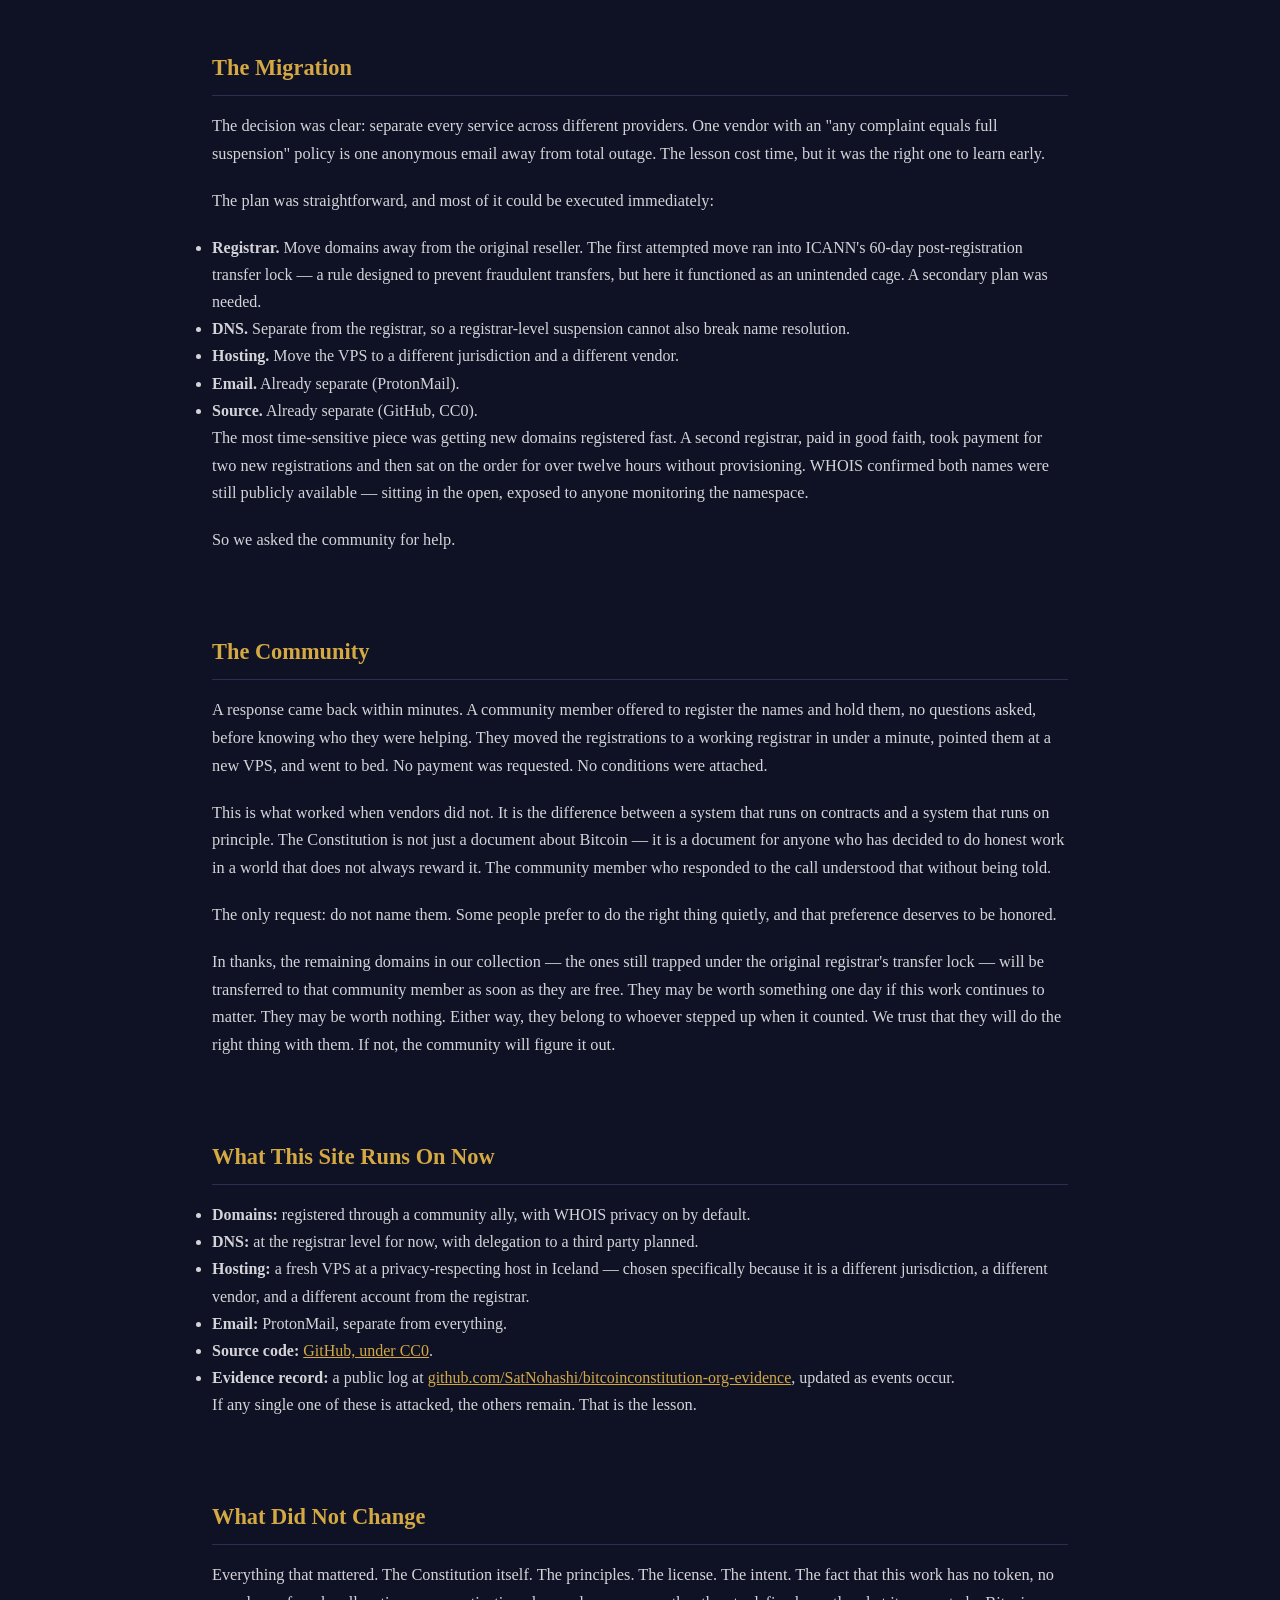
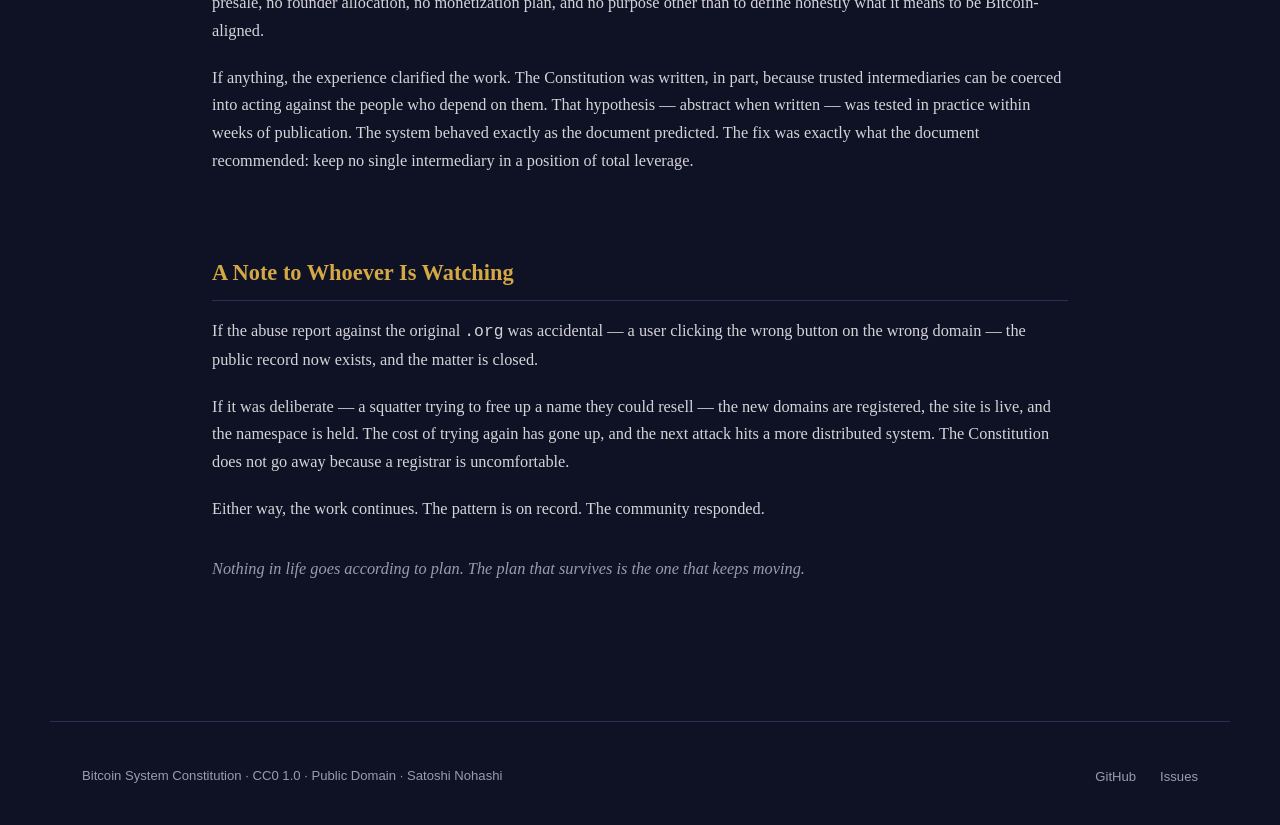
<file: story.html>
<!DOCTYPE html>
<html lang="en">
<head>
  <meta charset="UTF-8">
  <meta name="viewport" content="width=device-width, initial-scale=1.0">
  <title>The Story Behind This Site | Bitcoin System Constitution</title>
  <meta name="description" content="How a defensively-registered domain was suspended by an unsubstantiated abuse complaint, and how the community helped get this site back online — separated, distributed, and harder to take down.">
  <meta property="og:title" content="The Story Behind This Site | Bitcoin System Constitution">
  <meta property="og:description" content="A defensive domain registration was suspended over an unsubstantiated abuse complaint. The community responded. The lesson became part of the work.">
  <meta property="og:type" content="article">
  <meta property="og:url" content="https://thebitcoinconstitution.com/story.html">
  <meta property="og:image" content="https://thebitcoinconstitution.com/seal-128.png">
  <meta property="og:site_name" content="Bitcoin System Constitution">
  <meta name="twitter:card" content="summary">
  <meta name="twitter:title" content="The Story Behind This Site">
  <meta name="twitter:description" content="A defensive domain was suspended over an unsubstantiated abuse complaint. The community responded. The lesson became part of the work.">
  <meta name="twitter:image" content="https://thebitcoinconstitution.com/seal-128.png">
  <link rel="canonical" href="https://thebitcoinconstitution.com/story.html">
  <link rel="icon" href="favicon.ico">
  <link rel="icon" type="image/png" sizes="128x128" href="seal-128.png">
  <link rel="stylesheet" href="styles.css">
</head>
<body class="content-page">
  <nav>
    <div class="nav-inner">
      <a href="index.html" class="nav-brand">Bitcoin System Constitution</a>
      <button class="nav-toggle" type="button" aria-label="Toggle navigation" onclick="document.querySelector('.nav-links').classList.toggle('open')">☰</button>
      <ul class="nav-links">
        <li><a href="index.html">Home</a></li><li class="nav-dropdown"><a href="constitution.html" class="nav-dropdown-trigger">Constitution</a><ul class="nav-submenu"><li><a href="one-pager.html">One-Page Summary</a></li><li><a href="companions.html">Companion Standards</a></li><li><a href="https://github.com/SatNohashi/Bitcoin-System-Constitution" target="_blank" rel="noopener">GitHub</a></li></ul></li><li><a href="commentary.html">Commentary</a></li><li><a href="faq.html">FAQ</a></li><li><a href="checklist.html">Checklist</a></li><li><a href="compliance.html">Compliance</a></li><li><a href="story.html" class="active">Story</a></li>
      </ul>
    </div>
  </nav>

  <main class="page-shell">
    <header class="page-hero narrow">
      <p class="eyebrow">A Note from the Author</p>
      <h1>The Story Behind This Site</h1>
      <p class="page-intro">Nothing in life goes according to plan. The plan that survives is the one that keeps moving. This is the story of how this site nearly went offline before it was widely read, and how it ended up where it is — distributed, harder to attack, and stronger than it started.</p>
    </header>

    <section class="section narrow">
      <h2 style="border:none; margin-top:0;">The Setup</h2>
      <p>The Bitcoin System Constitution is a CC0-licensed standard for what it means to be Bitcoin-aligned. It has no token. No company. No founder allocation. No donations. It is published openly and intentionally written to outlast its author.</p>
      <p>When it went online, two domains were registered defensively to keep the namespace from being grabbed by someone hostile: the canonical site at <code>bitcoinsystemconstitution.org</code>, and a shorter alias at <code>bitcoinconstitution.org</code>. The alias was never connected to anything. It had no DNS records. It had never resolved to any IP. It had never served a single byte of content. It existed only to hold the name.</p>
    </section>

    <section class="section narrow">
      <h2>The Complaint</h2>
      <p>Five days after the defensive <code>.org</code> was registered, an unsubstantiated phishing complaint reached the registrar. Within hours, Tucows applied a five-day <code>clientHold</code> on the domain, and the upstream reseller suspended the entire customer account: every unrelated domain, the VPS hosting this site at the time, and access to support reduced to ticket-only.</p>
      <p>The complaint was factually impossible. A domain that has no DNS records cannot resolve. A domain that doesn't resolve cannot serve content. A domain that doesn't serve content cannot host a phishing page. This is not a matter of opinion — it is how the public DNS works, and any first-year systems engineer can verify it from the public record. Independent investigation confirmed: zero archived snapshots in the Wayback Machine, no public DNS record at any major resolver, no nginx server block on the VPS, no traffic in any access log.</p>
      <p>But the policy at the reseller was simple: any domain complaint, anywhere, suspends everything. There was no per-domain blast radius. There was no investigation step. The customer was taken offline and asked to prove a negative through a ticket queue.</p>
      <p>We pushed back. The <code>clientHold</code> was lifted three days later. But the pattern was the lesson — a single anonymous email had cost several days, several domains, and a publicly visible service. There was no plausible defense that scaled.</p>
    </section>

    <section class="section narrow">
      <h2>The Pattern Underneath</h2>
      <p>Investigation surfaced a few facts that, taken together, form a context but not a proof:</p>
      <ul>
        <li>A <code>.com</code> of the same name had been parked at GoDaddy since 2020 by an unrelated party, never used.</li>
        <li>A <code>.xyz</code> of the same name had been registered eleven days <em>before</em> our <code>.org</code> and was listed for sale on Afternic at $999 USD by a seller with no other Bitcoin-related history.</li>
        <li>We displaced no one when we registered the <code>.org</code> — but five days later, an unsubstantiated complaint arrived.</li>
      </ul>
      <p>These facts are circumstantial. They do not name anyone. They do not prove bad faith. But they form a pattern that anyone watching the domain market recognizes: registrant gets a name, an unsubstantiated abuse report arrives, the registrar reflexively suspends, the registrant is pressured to release the name. Whether or not it was deliberate here, the system is structured so that it works that way.</p>
    </section>

    <section class="section narrow">
      <h2>The Migration</h2>
      <p>The decision was clear: separate every service across different providers. One vendor with an "any complaint equals full suspension" policy is one anonymous email away from total outage. The lesson cost time, but it was the right one to learn early.</p>
      <p>The plan was straightforward, and most of it could be executed immediately:</p>
      <ul>
        <li><strong>Registrar.</strong> Move domains away from the original reseller. The first attempted move ran into ICANN's 60-day post-registration transfer lock — a rule designed to prevent fraudulent transfers, but here it functioned as an unintended cage. A secondary plan was needed.</li>
        <li><strong>DNS.</strong> Separate from the registrar, so a registrar-level suspension cannot also break name resolution.</li>
        <li><strong>Hosting.</strong> Move the VPS to a different jurisdiction and a different vendor.</li>
        <li><strong>Email.</strong> Already separate (ProtonMail).</li>
        <li><strong>Source.</strong> Already separate (GitHub, CC0).</li>
      </ul>
      <p>The most time-sensitive piece was getting new domains registered fast. A second registrar, paid in good faith, took payment for two new registrations and then sat on the order for over twelve hours without provisioning. WHOIS confirmed both names were still publicly available — sitting in the open, exposed to anyone monitoring the namespace.</p>
      <p>So we asked the community for help.</p>
    </section>

    <section class="section narrow">
      <h2>The Community</h2>
      <p>A response came back within minutes. A community member offered to register the names and hold them, no questions asked, before knowing who they were helping. They moved the registrations to a working registrar in under a minute, pointed them at a new VPS, and went to bed. No payment was requested. No conditions were attached.</p>
      <p>This is what worked when vendors did not. It is the difference between a system that runs on contracts and a system that runs on principle. The Constitution is not just a document about Bitcoin — it is a document for anyone who has decided to do honest work in a world that does not always reward it. The community member who responded to the call understood that without being told.</p>
      <p>The only request: do not name them. Some people prefer to do the right thing quietly, and that preference deserves to be honored.</p>
      <p>In thanks, the remaining domains in our collection — the ones still trapped under the original registrar's transfer lock — will be transferred to that community member as soon as they are free. They may be worth something one day if this work continues to matter. They may be worth nothing. Either way, they belong to whoever stepped up when it counted. We trust that they will do the right thing with them. If not, the community will figure it out.</p>
    </section>

    <section class="section narrow">
      <h2>What This Site Runs On Now</h2>
      <ul>
        <li><strong>Domains:</strong> registered through a community ally, with WHOIS privacy on by default.</li>
        <li><strong>DNS:</strong> at the registrar level for now, with delegation to a third party planned.</li>
        <li><strong>Hosting:</strong> a fresh VPS at a privacy-respecting host in Iceland — chosen specifically because it is a different jurisdiction, a different vendor, and a different account from the registrar.</li>
        <li><strong>Email:</strong> ProtonMail, separate from everything.</li>
        <li><strong>Source code:</strong> <a href="https://github.com/SatNohashi/Bitcoin-System-Constitution" target="_blank" rel="noopener">GitHub, under CC0</a>.</li>
        <li><strong>Evidence record:</strong> a public log at <a href="https://github.com/SatNohashi/bitcoinconstitution-org-evidence" target="_blank" rel="noopener">github.com/SatNohashi/bitcoinconstitution-org-evidence</a>, updated as events occur.</li>
      </ul>
      <p>If any single one of these is attacked, the others remain. That is the lesson.</p>
    </section>

    <section class="section narrow">
      <h2>What Did Not Change</h2>
      <p>Everything that mattered. The Constitution itself. The principles. The license. The intent. The fact that this work has no token, no presale, no founder allocation, no monetization plan, and no purpose other than to define honestly what it means to be Bitcoin-aligned.</p>
      <p>If anything, the experience clarified the work. The Constitution was written, in part, because trusted intermediaries can be coerced into acting against the people who depend on them. That hypothesis — abstract when written — was tested in practice within weeks of publication. The system behaved exactly as the document predicted. The fix was exactly what the document recommended: keep no single intermediary in a position of total leverage.</p>
    </section>

    <section class="section narrow">
      <h2>A Note to Whoever Is Watching</h2>
      <p>If the abuse report against the original <code>.org</code> was accidental — a user clicking the wrong button on the wrong domain — the public record now exists, and the matter is closed.</p>
      <p>If it was deliberate — a squatter trying to free up a name they could resell — the new domains are registered, the site is live, and the namespace is held. The cost of trying again has gone up, and the next attack hits a more distributed system. The Constitution does not go away because a registrar is uncomfortable.</p>
      <p>Either way, the work continues. The pattern is on record. The community responded.</p>
      <p style="margin-top:2rem; font-style: italic; color: var(--text-muted);">Nothing in life goes according to plan. The plan that survives is the one that keeps moving.</p>
    </section>
  </main>

  <footer>
    <div class="footer-left">
      Bitcoin System Constitution · CC0 1.0 · Public Domain · Satoshi Nohashi
    </div>
    <ul class="footer-links">
      <li><a href="https://github.com/SatNohashi/Bitcoin-System-Constitution" target="_blank" rel="noopener">GitHub</a></li>
      <li><a href="https://github.com/SatNohashi/Bitcoin-System-Constitution/issues" target="_blank" rel="noopener">Issues</a></li>
    </ul>
  </footer>
</body>
</html>
</file>
<file: styles.css>
:root {
  --navy: #1a1f3a;
  --dark: #0f1225;
  --gold: #d4a843;
  --gold-dim: #b8923a;
  --text: #d4d4d8;
  --text-muted: #9b9bab;
  --card-bg: #1e2340;
  --card-border: #2a2f50;
  --white: #f0f0f5;
  --shadow: 0 20px 40px rgba(0, 0, 0, 0.22);
}

* { margin: 0; padding: 0; box-sizing: border-box; }

html { scroll-behavior: smooth; }

body {
  font-family: Georgia, "Times New Roman", serif;
  background: var(--dark);
  color: var(--text);
  line-height: 1.7;
  min-height: 100vh;
}

a { color: var(--gold); }

a:hover { color: var(--gold-dim); }

img { max-width: 100%; display: block; }

nav {
  position: fixed;
  top: 0;
  width: 100%;
  background: rgba(15, 18, 37, 0.95);
  backdrop-filter: blur(10px);
  border-bottom: 1px solid var(--card-border);
  z-index: 100;
  padding: 0 2rem;
}

.nav-inner {
  max-width: 1180px;
  margin: 0 auto;
  display: flex;
  align-items: center;
  justify-content: space-between;
  gap: 1rem;
  height: 60px;
}

.nav-brand {
  font-size: 1rem;
  font-weight: 700;
  color: var(--gold);
  text-decoration: none;
  letter-spacing: 0.5px;
  white-space: nowrap;
  flex-shrink: 0;
}

.nav-links {
  display: flex;
  gap: 0.4rem;
  list-style: none;
  align-items: center;
  flex-wrap: nowrap;
}

.nav-links a {
  color: var(--text-muted);
  text-decoration: none;
  font-size: 0.85rem;
  font-family: "Helvetica Neue", Arial, sans-serif;
  transition: color 0.2s, border-color 0.2s, background 0.2s;
  padding: 0.35rem 0.55rem;
  border-radius: 999px;
  border: 1px solid transparent;
  white-space: nowrap;
}

.nav-links a:hover,
.nav-links a.active {
  color: var(--gold);
  border-color: rgba(212, 168, 67, 0.28);
  background: rgba(212, 168, 67, 0.08);
}

/* Dropdown */
.nav-dropdown {
  position: relative;
}

.nav-dropdown-trigger {
  cursor: pointer;
}

.nav-dropdown-trigger::after {
  content: "";
  display: inline-block;
  width: 0;
  height: 0;
  border-left: 3.5px solid transparent;
  border-right: 3.5px solid transparent;
  border-top: 4px solid var(--text-muted);
  margin-left: 4px;
  vertical-align: middle;
  transition: border-color 0.2s;
}

.nav-dropdown:hover .nav-dropdown-trigger::after,
.nav-dropdown-trigger.active::after {
  border-top-color: var(--gold);
}

.nav-submenu {
  display: none;
  position: absolute;
  top: 100%;
  left: 50%;
  transform: translateX(-50%);
  background: rgba(15, 18, 37, 0.98);
  border: 1px solid var(--card-border);
  border-radius: 0 0 8px 8px;
  padding: 0.5rem 0;
  min-width: 210px;
  list-style: none;
  z-index: 200;
  box-shadow: 0 12px 32px rgba(0, 0, 0, 0.4);
}

/* Invisible bridge so mouse can travel from trigger to submenu */
.nav-dropdown::after {
  content: "";
  position: absolute;
  top: 100%;
  left: 0;
  right: 0;
  height: 4px;
  display: none;
}

.nav-dropdown:hover::after {
  display: block;
}

.nav-dropdown:hover .nav-submenu {
  display: block;
}

.nav-submenu a.active {
  color: var(--gold) !important;
  background: rgba(212, 168, 67, 0.08) !important;
}

.nav-submenu li {
  padding: 0;
}

.nav-submenu a {
  display: block;
  padding: 0.55rem 1rem !important;
  border-radius: 0 !important;
  border: none !important;
  font-size: 0.85rem;
}

.nav-submenu a:hover {
  background: rgba(212, 168, 67, 0.1) !important;
  border: none !important;
}

.nav-toggle {
  display: none;
  background: none;
  border: none;
  color: var(--text);
  font-size: 1.5rem;
  cursor: pointer;
}

.hero {
  padding: 140px 2rem 80px;
  text-align: center;
  max-width: 820px;
  margin: 0 auto;
}

.hero-seal {
  width: 48px;
  height: 48px;
  margin: 0 auto 1.5rem;
}

.hero-label,
.eyebrow {
  font-family: "Helvetica Neue", Arial, sans-serif;
  font-size: 0.75rem;
  text-transform: uppercase;
  letter-spacing: 3px;
  color: var(--gold);
  margin-bottom: 1.5rem;
}

.hero h1,
.page-hero h1 {
  font-size: 2.8rem;
  color: var(--white);
  font-weight: 700;
  line-height: 1.2;
  margin-bottom: 1.5rem;
}

.hero-sub,
.page-intro {
  font-size: 1.1rem;
  color: var(--text-muted);
  max-width: 680px;
  margin: 0 auto 2.5rem;
  line-height: 1.8;
}

.hero-cta,
.button-link {
  display: inline-block;
  padding: 14px 36px;
  background: var(--gold);
  color: var(--dark);
  text-decoration: none;
  font-family: "Helvetica Neue", Arial, sans-serif;
  font-weight: 600;
  font-size: 0.9rem;
  border-radius: 4px;
  transition: background 0.2s, transform 0.2s;
}

.hero-cta:hover,
.button-link:hover {
  background: var(--gold-dim);
  color: var(--dark);
  transform: translateY(-1px);
}

.divider {
  width: 60px;
  height: 2px;
  background: var(--gold);
  margin: 0 auto;
  opacity: 0.5;
}

.section,
.page-shell {
  max-width: 1180px;
  margin: 0 auto;
  padding: 60px 2rem;
}

.section.narrow,
.narrow-page { max-width: 920px; }

.section h2,
.content-card h2,
.checklist-group h2,
.table-card h2,
.empty-state h2 {
  font-size: 1.6rem;
  color: var(--white);
  margin-bottom: 1rem;
}

.section p,
.content-card p,
.empty-state p,
.table-card p {
  font-size: 1.02rem;
  color: var(--text);
  margin-bottom: 1.2rem;
}

.layers {
  max-width: 920px;
  margin: 0 auto;
  padding: 40px 2rem 60px;
  display: grid;
  grid-template-columns: repeat(3, 1fr);
  gap: 1.5rem;
}

.layer-card,
.content-card,
.table-card,
.empty-state,
.toc-card,
.checklist-group,
.explore-card,
.article-block {
  background: var(--card-bg);
  border: 1px solid var(--card-border);
  border-radius: 10px;
  box-shadow: var(--shadow);
}

.layer-card {
  padding: 2rem 1.5rem;
}

.layer-card .layer-num {
  font-family: "Helvetica Neue", Arial, sans-serif;
  font-size: 0.7rem;
  text-transform: uppercase;
  letter-spacing: 2px;
  color: var(--gold);
  margin-bottom: 0.75rem;
}

.layer-card h3,
.explore-card h3,
.checklist-group h2,
.accordion-item summary span:first-child {
  font-size: 1.15rem;
  color: var(--white);
  margin-bottom: 0.75rem;
}

.layer-card p,
.explore-card p,
.checklist-group p,
.accordion-body p {
  font-size: 0.92rem;
  color: var(--text-muted);
  line-height: 1.6;
}

.principles {
  max-width: 780px;
  margin: 0 auto;
  padding: 60px 2rem;
}

.principles h2,
.explore h2 { text-align: center; margin-bottom: 2rem; }

.principle {
  margin-bottom: 1.5rem;
  padding-left: 1rem;
  border-left: 2px solid var(--card-border);
}

.principle strong {
  color: var(--gold);
  font-size: 1rem;
}

.principle p {
  font-size: 0.95rem;
  color: var(--text);
  margin-top: 0.3rem;
}

.explore {
  max-width: 940px;
  margin: 0 auto;
  padding: 60px 2rem;
}

.explore .subtitle {
  text-align: center;
  color: var(--text-muted);
  font-size: 0.95rem;
  margin-bottom: 2.5rem;
}

.explore-grid {
  display: grid;
  grid-template-columns: repeat(2, 1fr);
  gap: 1.2rem;
}

.explore-card {
  display: block;
  padding: 1.5rem;
  text-decoration: none;
  transition: border-color 0.2s, transform 0.15s;
}

.explore-card:hover {
  border-color: var(--gold);
  transform: translateY(-2px);
}

.card-icon {
  width: 28px;
  height: 28px;
  margin-bottom: 0.95rem;
}

.card-icon svg {
  width: 100%;
  height: 100%;
  fill: none;
  stroke: var(--gold);
  stroke-width: 1.8;
  stroke-linecap: round;
  stroke-linejoin: round;
}

.page-shell { padding-top: 120px; }
.page-hero.narrow { max-width: 820px; margin: 0 auto 2rem; text-align: center; }

.content-layout {
  display: grid;
  grid-template-columns: 280px minmax(0, 1fr);
  gap: 1.5rem;
  align-items: start;
}

.toc-card { padding: 1rem; }
.toc-sticky { position: sticky; top: 88px; }
.toc-label {
  font-family: "Helvetica Neue", Arial, sans-serif;
  text-transform: uppercase;
  letter-spacing: 2px;
  font-size: 0.72rem;
  color: var(--gold);
  margin-bottom: 0.9rem;
}

.toc-list {
  padding-left: 1.1rem;
  display: grid;
  gap: 0.55rem;
}

.toc-list a {
  color: var(--text-muted);
  text-decoration: none;
  font-size: 0.92rem;
}

.toc-list a:hover { color: var(--gold); }

.content-card { padding: 2rem; }
.stack-lg > * + * { margin-top: 1.1rem; }

.prose h1,
.prose h2,
.prose h3,
.prose h4 {
  color: var(--white);
  line-height: 1.3;
  margin: 1.5rem 0 0.8rem;
}

.prose h1 { font-size: 2.2rem; margin-top: 0; }
.prose h2 { font-size: 1.55rem; }
.prose h3 { font-size: 1.15rem; }
.prose h4 { font-size: 1rem; }

.article-block {
  padding: 1.6rem;
  margin-top: 1.5rem;
  scroll-margin-top: 80px;
}

.article-block:first-of-type { margin-top: 0; }

.prose p,
.prose li,
.prose dd,
.prose dt,
.prose blockquote,
.prose th,
.prose td { color: var(--text); }

.prose p,
.prose ul,
.prose ol,
.prose dl,
.prose blockquote,
.prose pre,
.prose table,
.prose hr { margin: 0 0 1rem; }

.prose ul,
.prose ol { padding-left: 1.4rem; }
.prose li + li { margin-top: 0.35rem; }

.prose code {
  background: rgba(212, 212, 216, 0.08);
  border: 1px solid rgba(212, 212, 216, 0.1);
  border-radius: 4px;
  padding: 0.1rem 0.35rem;
  font-size: 0.92em;
}

.prose pre {
  padding: 1rem;
  overflow-x: auto;
  background: rgba(15, 18, 37, 0.85);
  border: 1px solid var(--card-border);
  border-radius: 8px;
}

.prose pre code { background: none; border: none; padding: 0; }

.prose hr {
  border: none;
  border-top: 1px solid var(--card-border);
}

.prose blockquote {
  border-left: 3px solid var(--gold);
  padding: 0.85rem 1rem;
  background: rgba(212, 168, 67, 0.06);
  border-radius: 0 8px 8px 0;
}

.definition-list {
  display: grid;
  gap: 0.9rem;
}

.definition-item {
  display: grid;
  grid-template-columns: minmax(220px, 280px) 1fr;
  gap: 1rem;
  padding: 0.9rem 1rem;
  background: rgba(15, 18, 37, 0.45);
  border: 1px solid rgba(212, 168, 67, 0.12);
  border-radius: 8px;
}

.definition-item dt {
  color: var(--gold);
  font-weight: 700;
}

.definition-item dd { margin: 0; }

.accordion-item {
  border: 1px solid var(--card-border);
  border-radius: 10px;
  overflow: hidden;
  background: rgba(15, 18, 37, 0.45);
}

.accordion-item summary {
  list-style: none;
  cursor: pointer;
  padding: 1.1rem 1.2rem;
  display: flex;
  align-items: center;
  justify-content: space-between;
  gap: 1rem;
  font-family: "Helvetica Neue", Arial, sans-serif;
}

.accordion-item summary::-webkit-details-marker { display: none; }
.accordion-item[open] summary { border-bottom: 1px solid var(--card-border); }
.accordion-hint {
  font-size: 0.82rem;
  color: var(--text-muted);
  text-transform: uppercase;
  letter-spacing: 1px;
}

.accordion-body { padding: 1.2rem; }

.article-skeleton {
  display: grid;
  gap: 0.9rem;
  list-style: none;
}

.article-skeleton li {
  padding: 1rem 1.1rem;
  border: 1px solid var(--card-border);
  border-radius: 8px;
  background: rgba(15, 18, 37, 0.45);
}

.article-skeleton strong {
  display: block;
  color: var(--white);
  margin-bottom: 0.35rem;
}

.article-skeleton span { color: var(--text-muted); }

.checklist-grid {
  display: grid;
  grid-template-columns: repeat(2, minmax(0, 1fr));
  gap: 1.2rem;
}

.checklist-group { padding: 1.4rem; }
.checklist-items { display: grid; gap: 0.75rem; margin-top: 1rem; }

.checkbox-item {
  display: grid;
  grid-template-columns: 1.35rem 1fr;
  gap: 0.8rem;
  align-items: start;
}

.checkbox-item input {
  appearance: none;
  width: 1.15rem;
  height: 1.15rem;
  border: 1.5px solid var(--gold);
  border-radius: 3px;
  background: transparent;
  margin-top: 0.2rem;
  position: relative;
}

.checkbox-item input:checked::after {
  content: "";
  position: absolute;
  left: 0.25rem;
  top: 0.02rem;
  width: 0.35rem;
  height: 0.7rem;
  border: solid var(--gold);
  border-width: 0 2px 2px 0;
  transform: rotate(45deg);
}

.checkbox-item label {
  color: var(--text);
  cursor: pointer;
}

.table-wrap { overflow-x: auto; }

table {
  width: 100%;
  border-collapse: collapse;
  min-width: 720px;
}

th,
td {
  text-align: left;
  padding: 0.95rem 1rem;
  border-bottom: 1px solid var(--card-border);
}

th {
  font-family: "Helvetica Neue", Arial, sans-serif;
  color: var(--white);
  font-size: 0.85rem;
  letter-spacing: 0.02em;
}

td { color: var(--text-muted); }

.empty-state {
  margin-top: 1.5rem;
  padding: 1.5rem;
  text-align: center;
}

footer {
  max-width: 1180px;
  margin: 0 auto;
  padding: 40px 2rem;
  border-top: 1px solid var(--card-border);
  display: flex;
  justify-content: space-between;
  align-items: center;
  flex-wrap: wrap;
  gap: 1rem;
}

.footer-left,
.footer-links a {
  font-size: 0.82rem;
  color: var(--text-muted);
  font-family: "Helvetica Neue", Arial, sans-serif;
  text-decoration: none;
}

.footer-links {
  display: flex;
  gap: 1.5rem;
  list-style: none;
}

.footer-links a:hover { color: var(--gold); }

/* Checkbox accordion (companions, FAQ) */
.accordion {
  border: 1px solid var(--card-border);
  border-radius: 10px;
  overflow: hidden;
  background: rgba(15, 18, 37, 0.45);
  margin-bottom: 0.75rem;
}

.accordion-toggle {
  display: none;
}

.accordion-label {
  display: block;
  cursor: pointer;
  padding: 1.1rem 1.2rem;
  font-family: "Helvetica Neue", Arial, sans-serif;
  font-size: 1.05rem;
  color: var(--white);
  transition: color 0.2s;
  position: relative;
  padding-right: 2.5rem;
}

.accordion-label::after {
  content: "+";
  position: absolute;
  right: 1.2rem;
  top: 1.1rem;
  color: var(--gold);
  font-size: 1.3rem;
  font-weight: 300;
  transition: transform 0.2s;
}

.accordion-toggle:checked + .accordion-label::after {
  content: "−";
}

.accordion-label:hover {
  color: var(--gold);
}

.companion-desc {
  display: block;
  font-size: 0.85rem;
  color: var(--text-muted);
  margin-top: 0.3rem;
  font-family: Georgia, "Times New Roman", serif;
}

.accordion-body {
  max-height: 0;
  overflow: hidden;
  transition: max-height 0.3s ease;
}

.accordion-toggle:checked ~ .accordion-body {
  max-height: none;
  border-top: 1px solid var(--card-border);
}

.accordion-inner {
  padding: 1.2rem;
}

.accordion-inner h3 {
  color: var(--white);
  font-size: 1.15rem;
  margin: 1.5rem 0 0.8rem;
}

.accordion-inner h3:first-child {
  margin-top: 0;
}

.accordion-inner h4 {
  color: var(--white);
  font-size: 1rem;
  margin: 1.2rem 0 0.6rem;
}

.accordion-inner p {
  color: var(--text);
  margin-bottom: 1rem;
  font-size: 0.95rem;
}

.accordion-inner ul,
.accordion-inner ol {
  padding-left: 1.4rem;
  margin-bottom: 1rem;
  color: var(--text);
}

.accordion-inner li {
  margin-bottom: 0.35rem;
  font-size: 0.95rem;
}

.accordion-inner table {
  margin: 1rem 0;
}

/* Info box */
.info-box {
  background: rgba(212, 168, 67, 0.06);
  border: 1px solid rgba(212, 168, 67, 0.18);
  border-left: 3px solid var(--gold);
  border-radius: 0 8px 8px 0;
  padding: 1rem 1.2rem;
  margin-bottom: 1.5rem;
}

.info-box p {
  font-size: 0.95rem;
  color: var(--text);
  margin: 0;
}

/* Status badges */
.status-badge {
  display: inline-block;
  font-family: "Helvetica Neue", Arial, sans-serif;
  font-size: 0.72rem;
  text-transform: uppercase;
  letter-spacing: 1.5px;
  padding: 0.25rem 0.75rem;
  border-radius: 999px;
  border: 1px solid rgba(212, 168, 67, 0.3);
  color: var(--gold);
}

.status-badge.coming {
  border-color: rgba(100, 149, 237, 0.3);
  color: #6495ed;
}

.status-badge.draft {
  border-color: rgba(212, 168, 67, 0.3);
  color: var(--gold);
}

/* Commentary items */
.commentary-item {
  padding: 1rem 1.2rem;
  border: 1px solid var(--card-border);
  border-radius: 8px;
  background: rgba(15, 18, 37, 0.45);
  margin-bottom: 0.75rem;
}

.commentary-item h3 {
  color: var(--white);
  font-size: 1.05rem;
  margin-bottom: 0.5rem;
}

.commentary-item p {
  color: var(--text-muted);
  font-size: 0.92rem;
  margin: 0;
  font-style: italic;
}

/* Checklist */
.checklist-category {
  background: var(--card-bg);
  border: 1px solid var(--card-border);
  border-radius: 10px;
  padding: 1.4rem;
  margin-bottom: 1rem;
}

.checklist-category h3 {
  color: var(--gold);
  font-size: 1.1rem;
  margin-bottom: 1rem;
  padding-bottom: 0.5rem;
  border-bottom: 1px solid var(--card-border);
}

.checklist-item {
  display: flex;
  align-items: flex-start;
  gap: 0.75rem;
  margin-bottom: 0.7rem;
}

.checklist-item input[type="checkbox"] {
  appearance: none;
  -webkit-appearance: none;
  width: 1.15rem;
  height: 1.15rem;
  min-width: 1.15rem;
  border: 1.5px solid var(--gold);
  border-radius: 3px;
  background: transparent;
  margin-top: 0.2rem;
  cursor: pointer;
  position: relative;
}

.checklist-item input[type="checkbox"]:checked::after {
  content: "";
  position: absolute;
  left: 0.25rem;
  top: 0.02rem;
  width: 0.35rem;
  height: 0.7rem;
  border: solid var(--gold);
  border-width: 0 2px 2px 0;
  transform: rotate(45deg);
}

.checklist-item label {
  color: var(--text);
  font-size: 0.92rem;
  cursor: pointer;
  line-height: 1.5;
}

.checklist-ref {
  display: inline-block;
  font-family: "Helvetica Neue", Arial, sans-serif;
  font-size: 0.72rem;
  color: var(--text-muted);
  margin-left: 0.3rem;
  white-space: nowrap;
}

/* Content section override for sub-pages */
.content-page .section {
  padding-top: 0;
}

.content-page .section h2 {
  font-size: 1.4rem;
  color: var(--gold);
  margin: 2rem 0 1rem;
  padding-bottom: 0.5rem;
  border-bottom: 1px solid var(--card-border);
}

.content-page .section h2:first-child {
  margin-top: 0;
}

@media (max-width: 980px) {
  .content-layout,
  .checklist-grid { grid-template-columns: 1fr; }
  .toc-sticky { position: static; }
}

@media (max-width: 1050px) {
  .nav-links { display: none; }
  .nav-toggle { display: block; }
  .nav-links.open {
    display: flex;
    flex-direction: column;
    position: absolute;
    top: 60px;
    left: 0;
    right: 0;
    background: rgba(15, 18, 37, 0.98);
    padding: 1rem 2rem;
    gap: 0.5rem;
    border-bottom: 1px solid var(--card-border);
  }
  .nav-links.open .nav-dropdown { position: static; }
  .nav-links.open .nav-submenu {
    display: block;
    position: static;
    transform: none;
    background: transparent;
    border: none;
    box-shadow: none;
    padding: 0 0 0 1rem;
    min-width: 0;
  }
  .nav-links.open .nav-submenu a {
    padding: 0.35rem 0.55rem !important;
  }
  .nav-links.open .nav-dropdown-trigger {
    color: var(--text-muted);
    font-size: 0.85rem;
    text-transform: none;
    letter-spacing: normal;
    padding-top: 0.75rem;
  }
  .nav-links.open .nav-dropdown-trigger::after { display: none; }
}

@media (max-width: 768px) {
  .hero h1,
  .page-hero h1 { font-size: 2rem; }
  .layers,
  .explore-grid { grid-template-columns: 1fr; }
  .definition-item { grid-template-columns: 1fr; }
  footer { flex-direction: column; text-align: center; }
}
</file>
